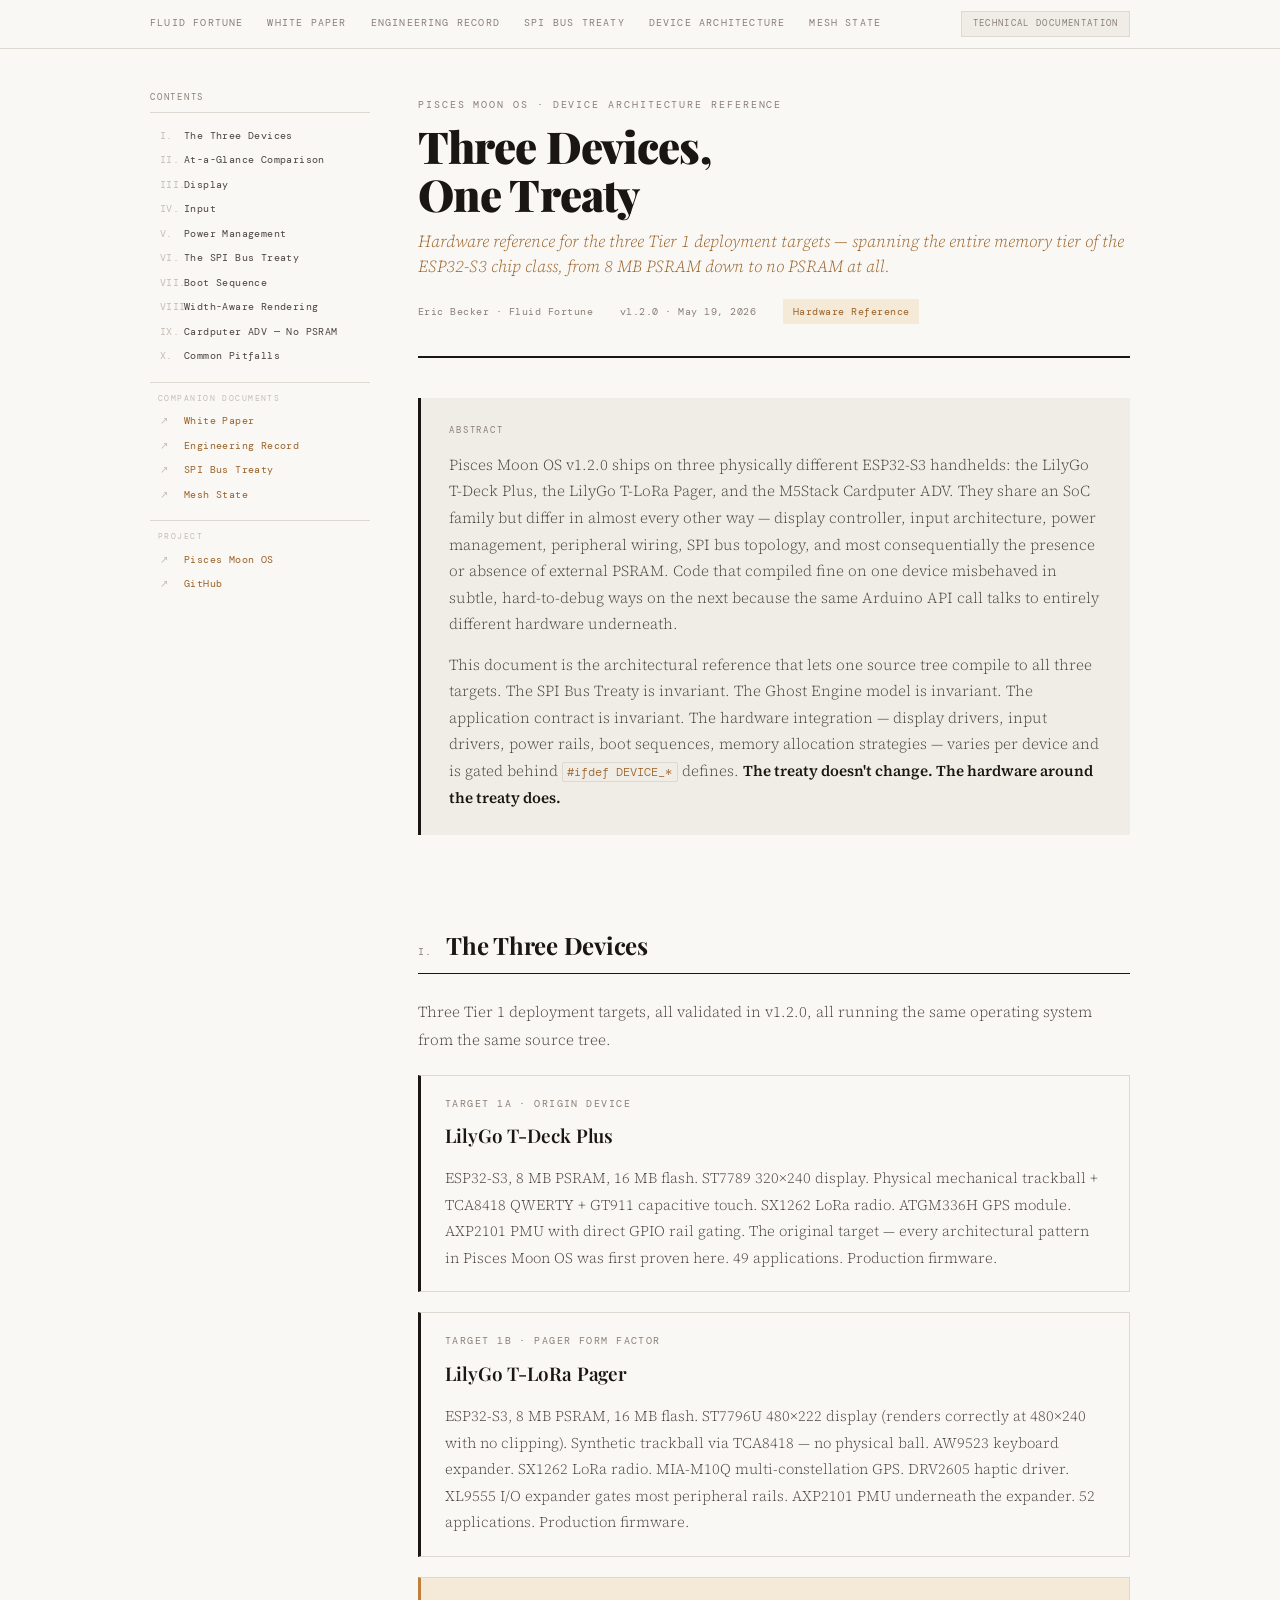
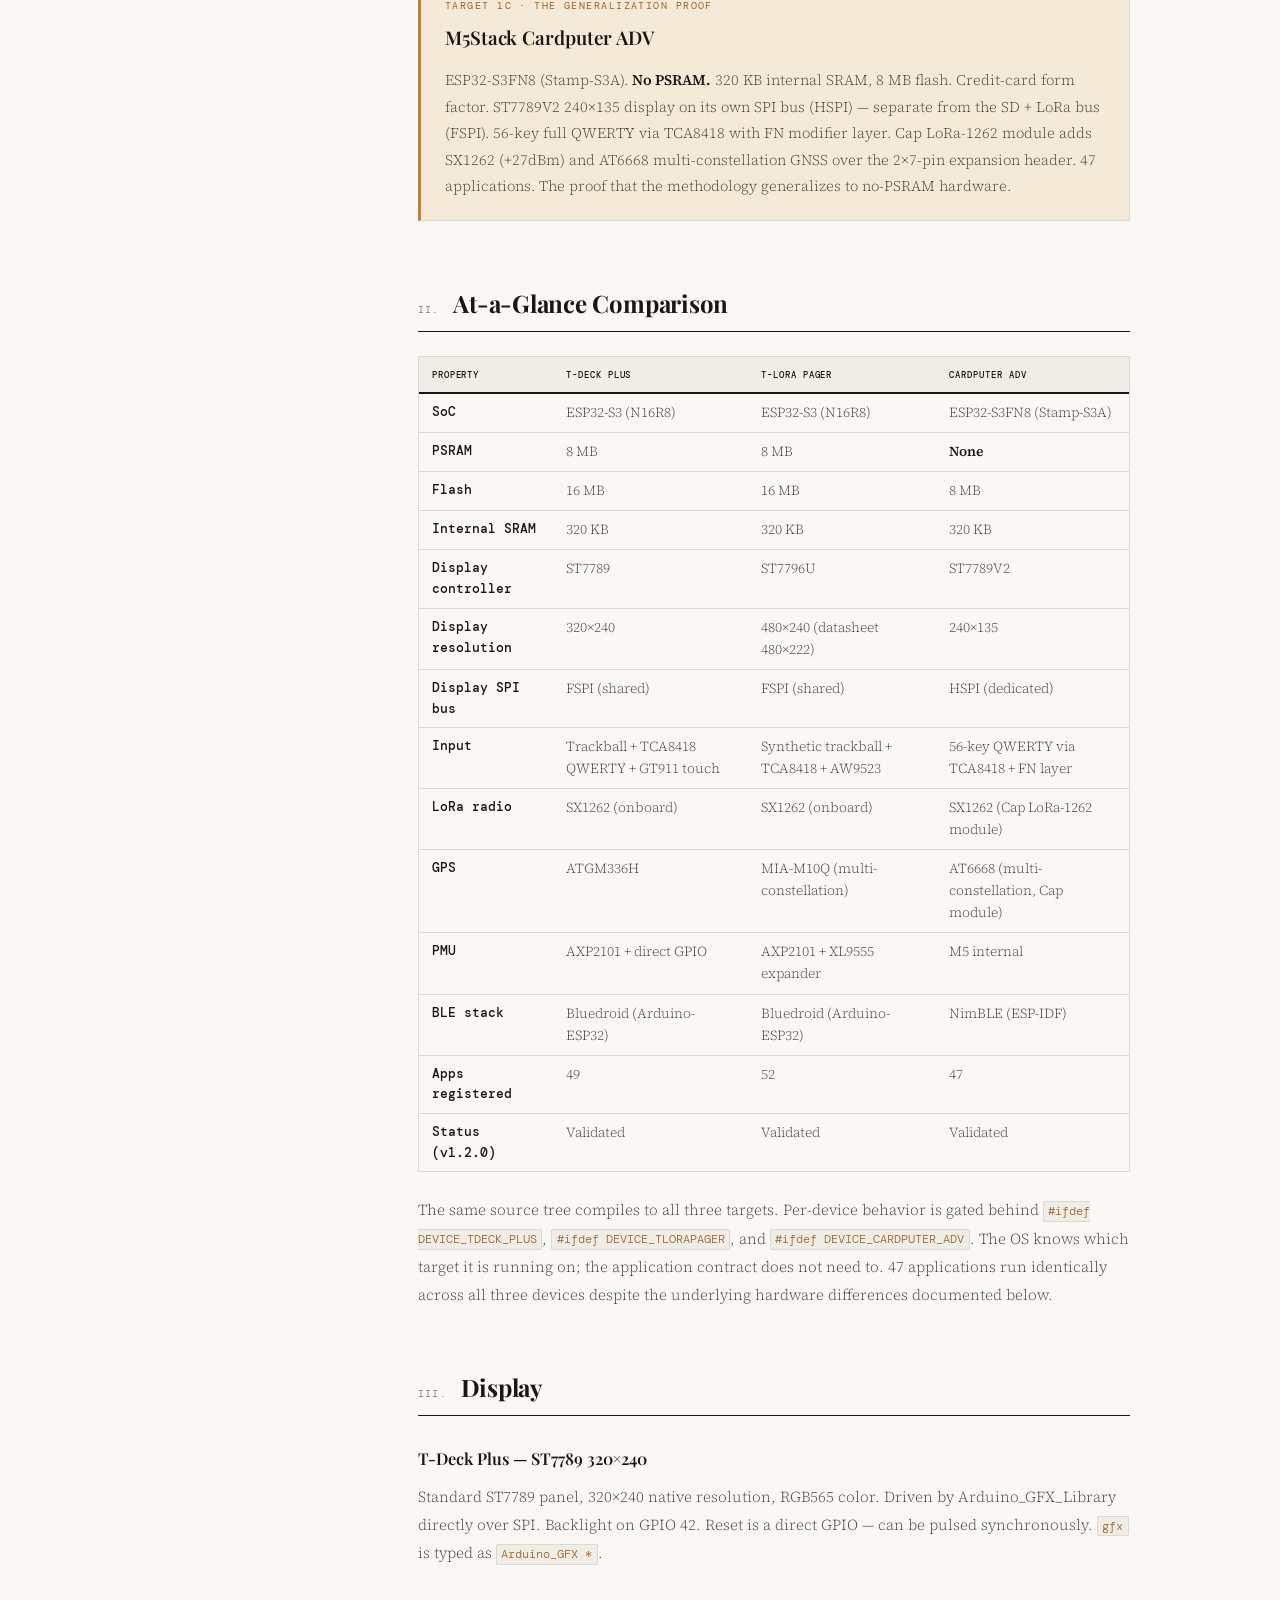
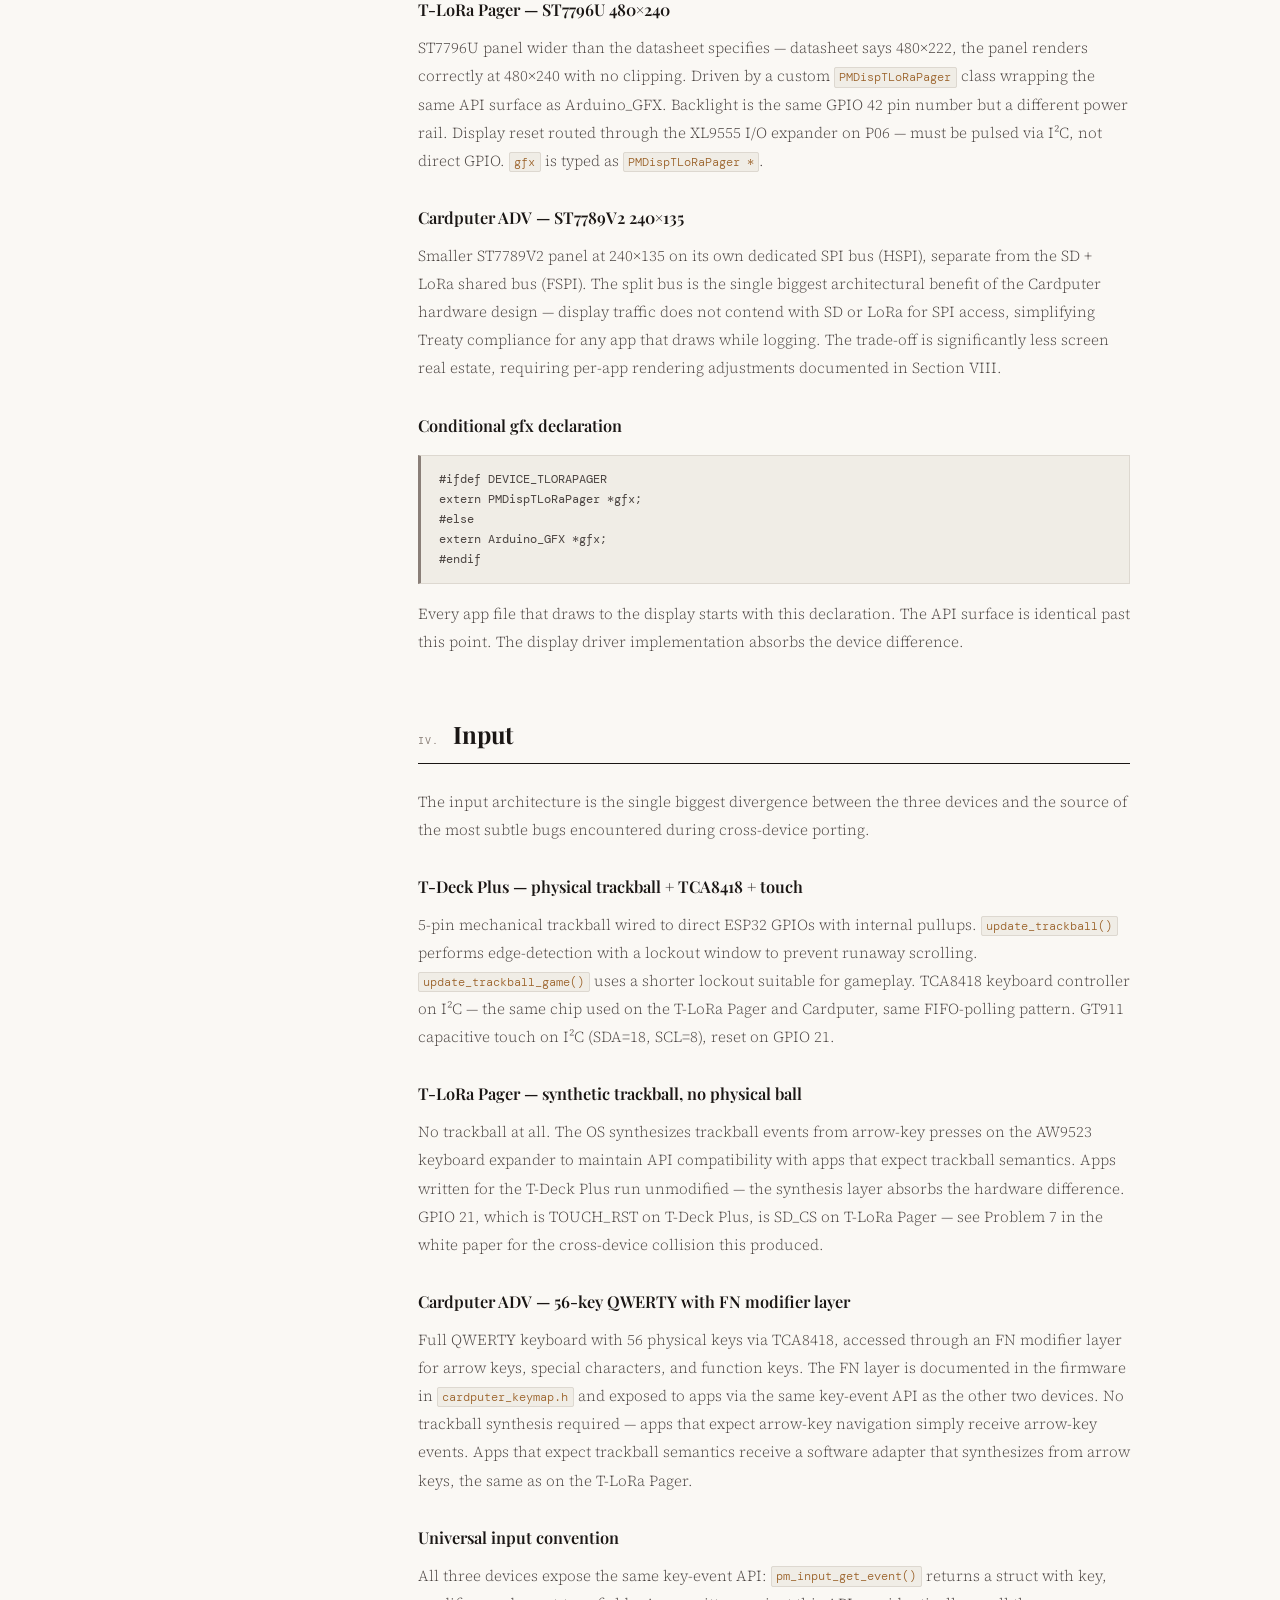
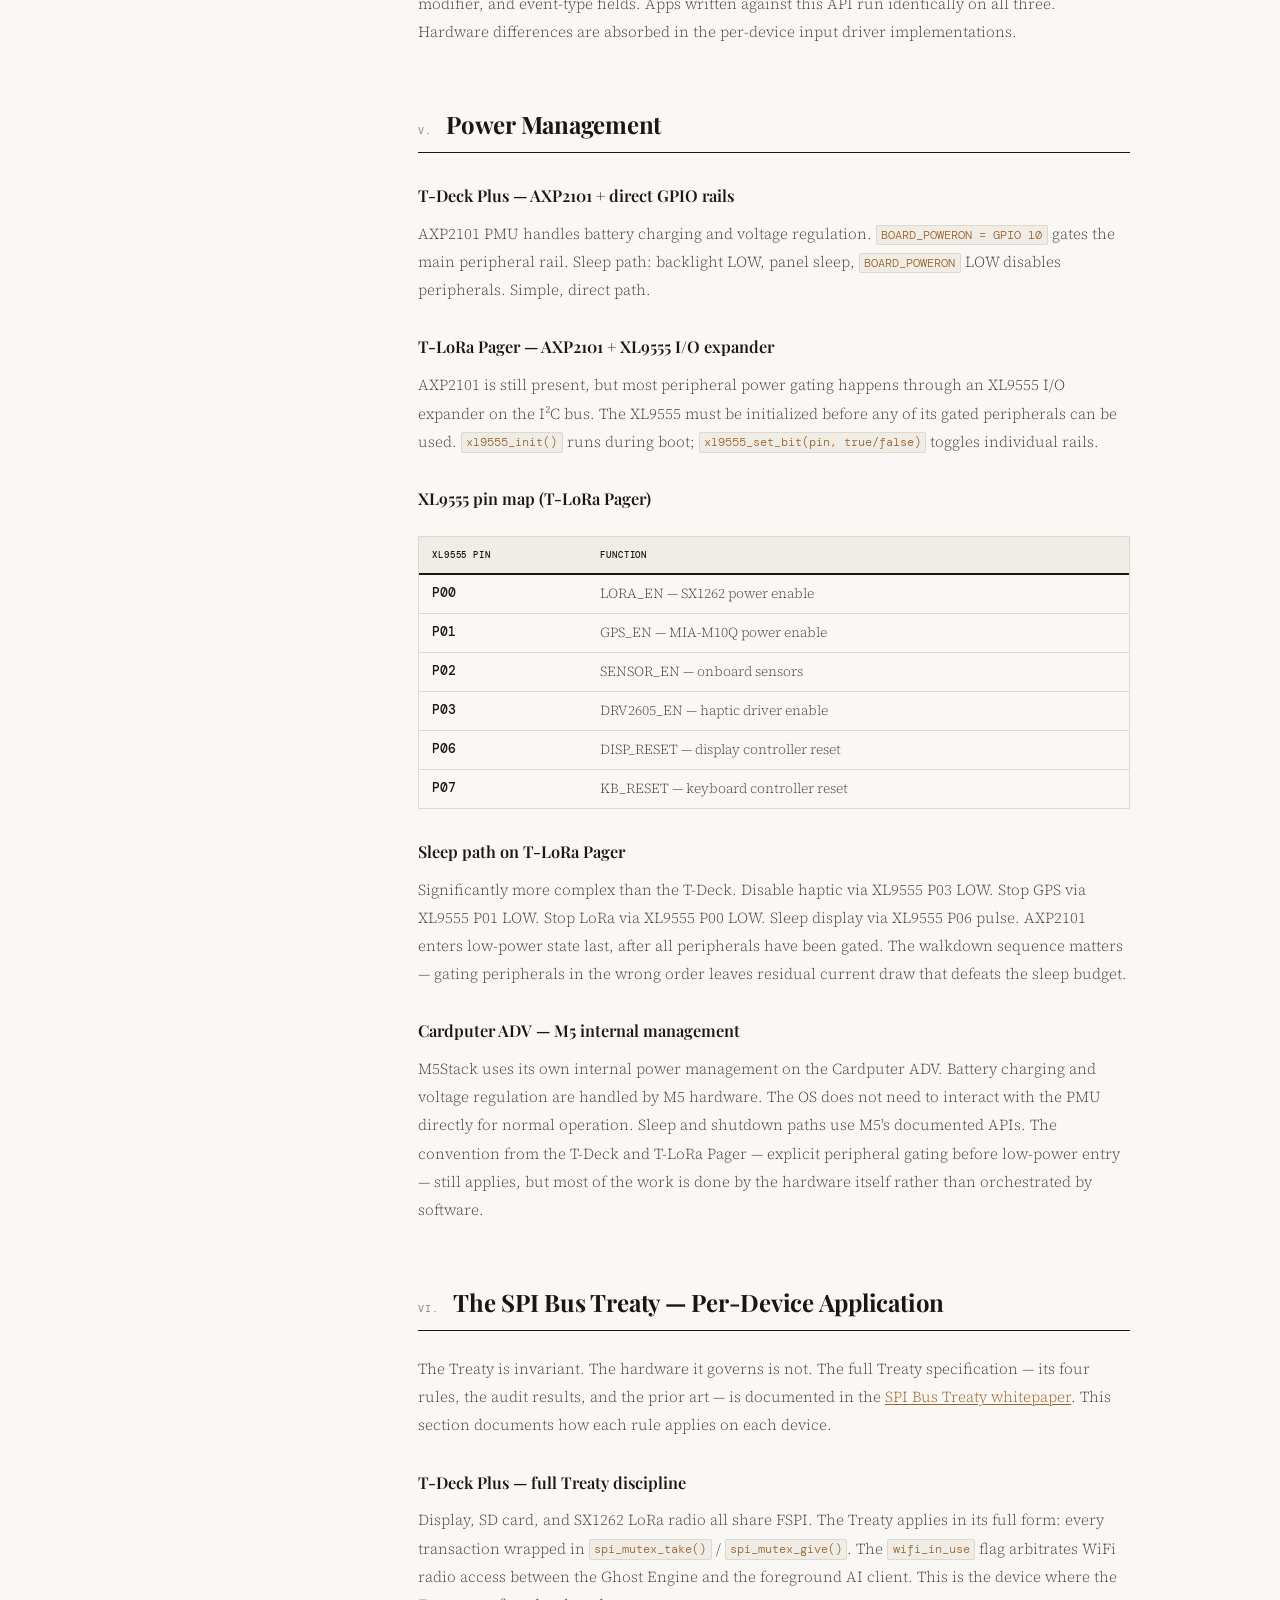
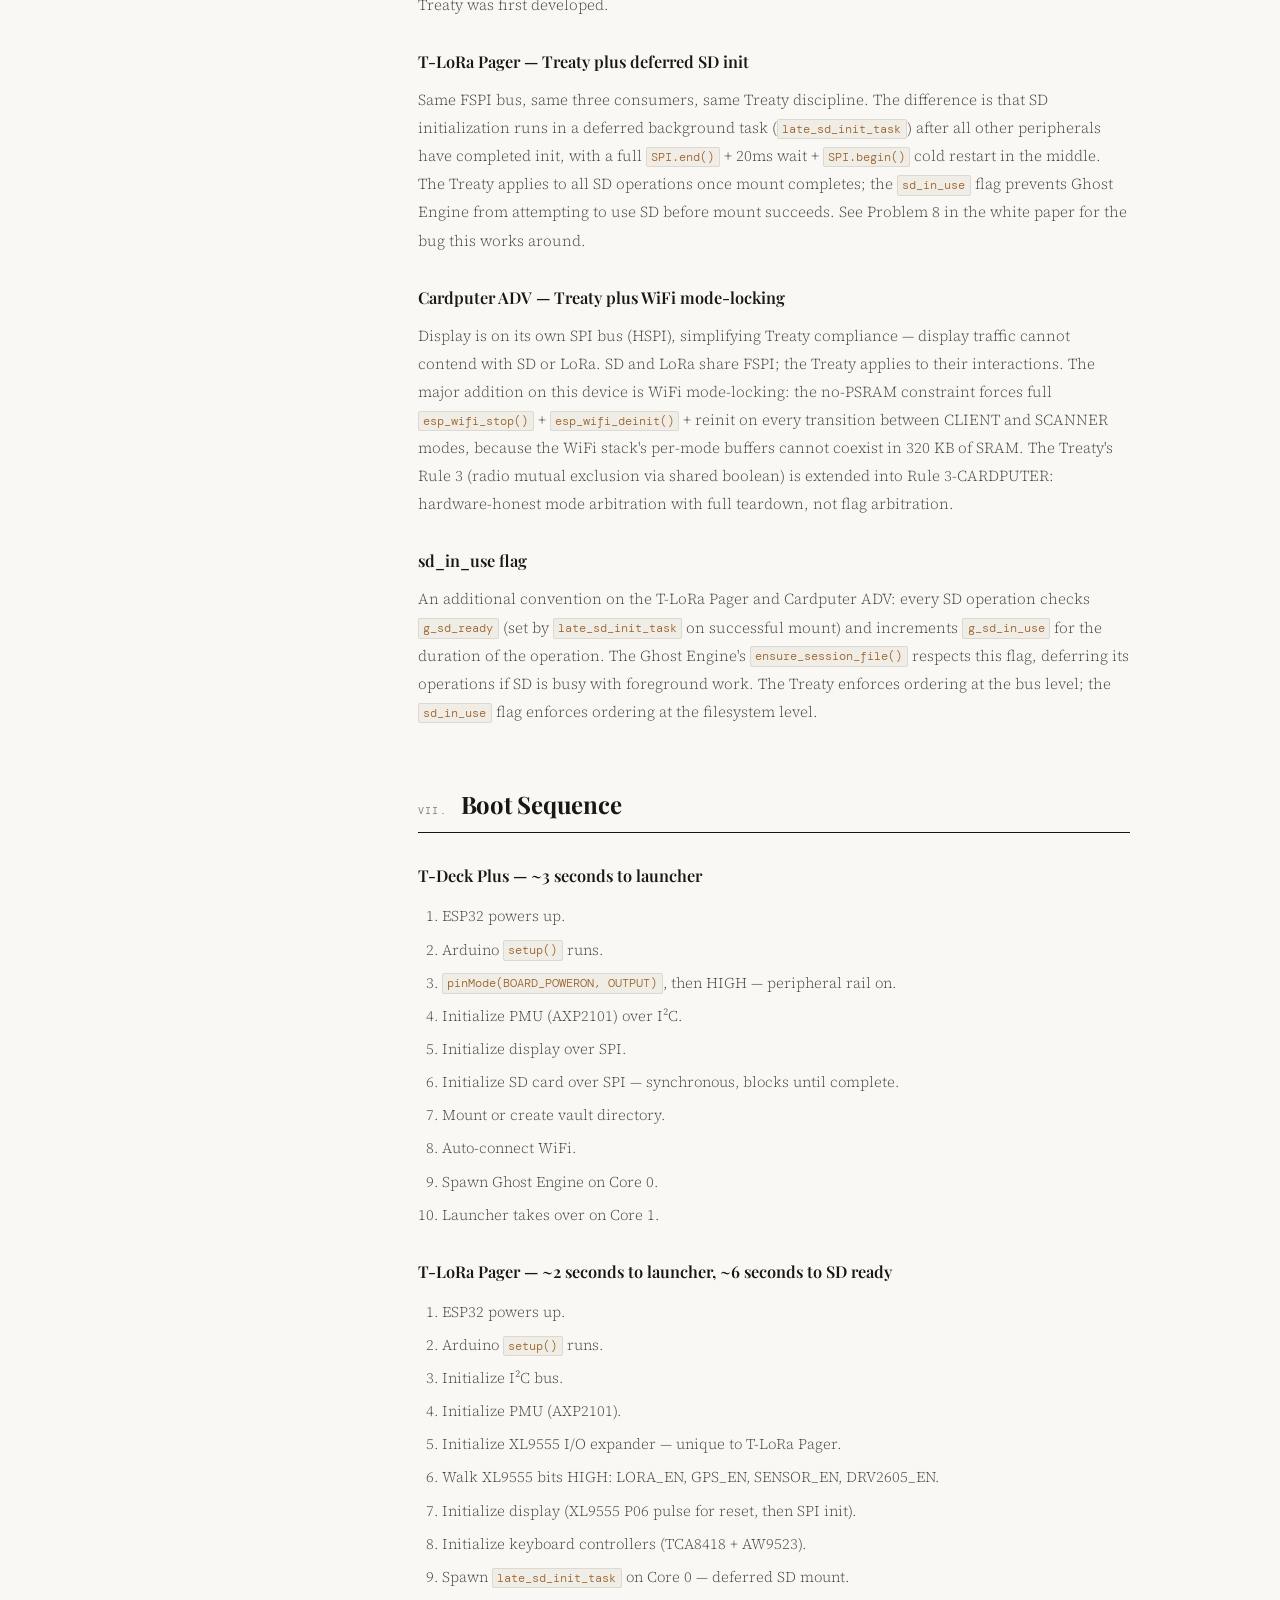
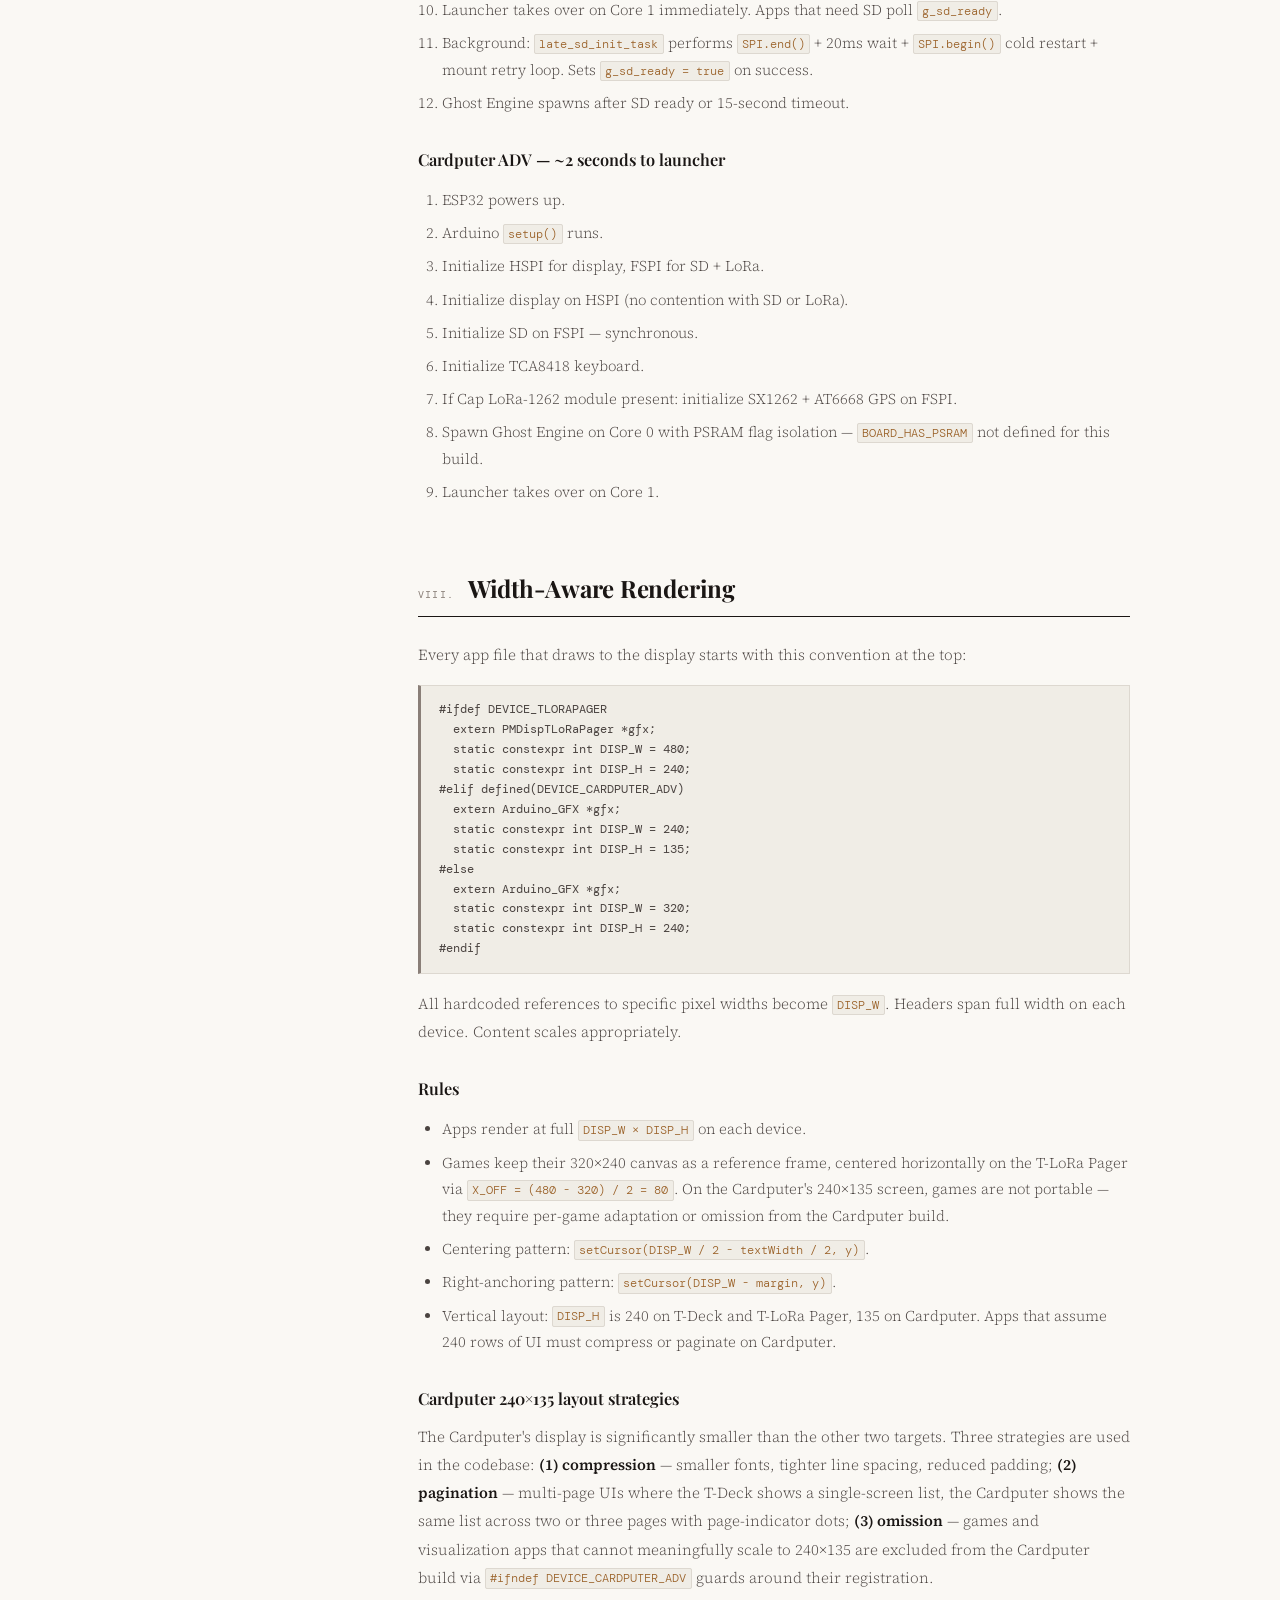
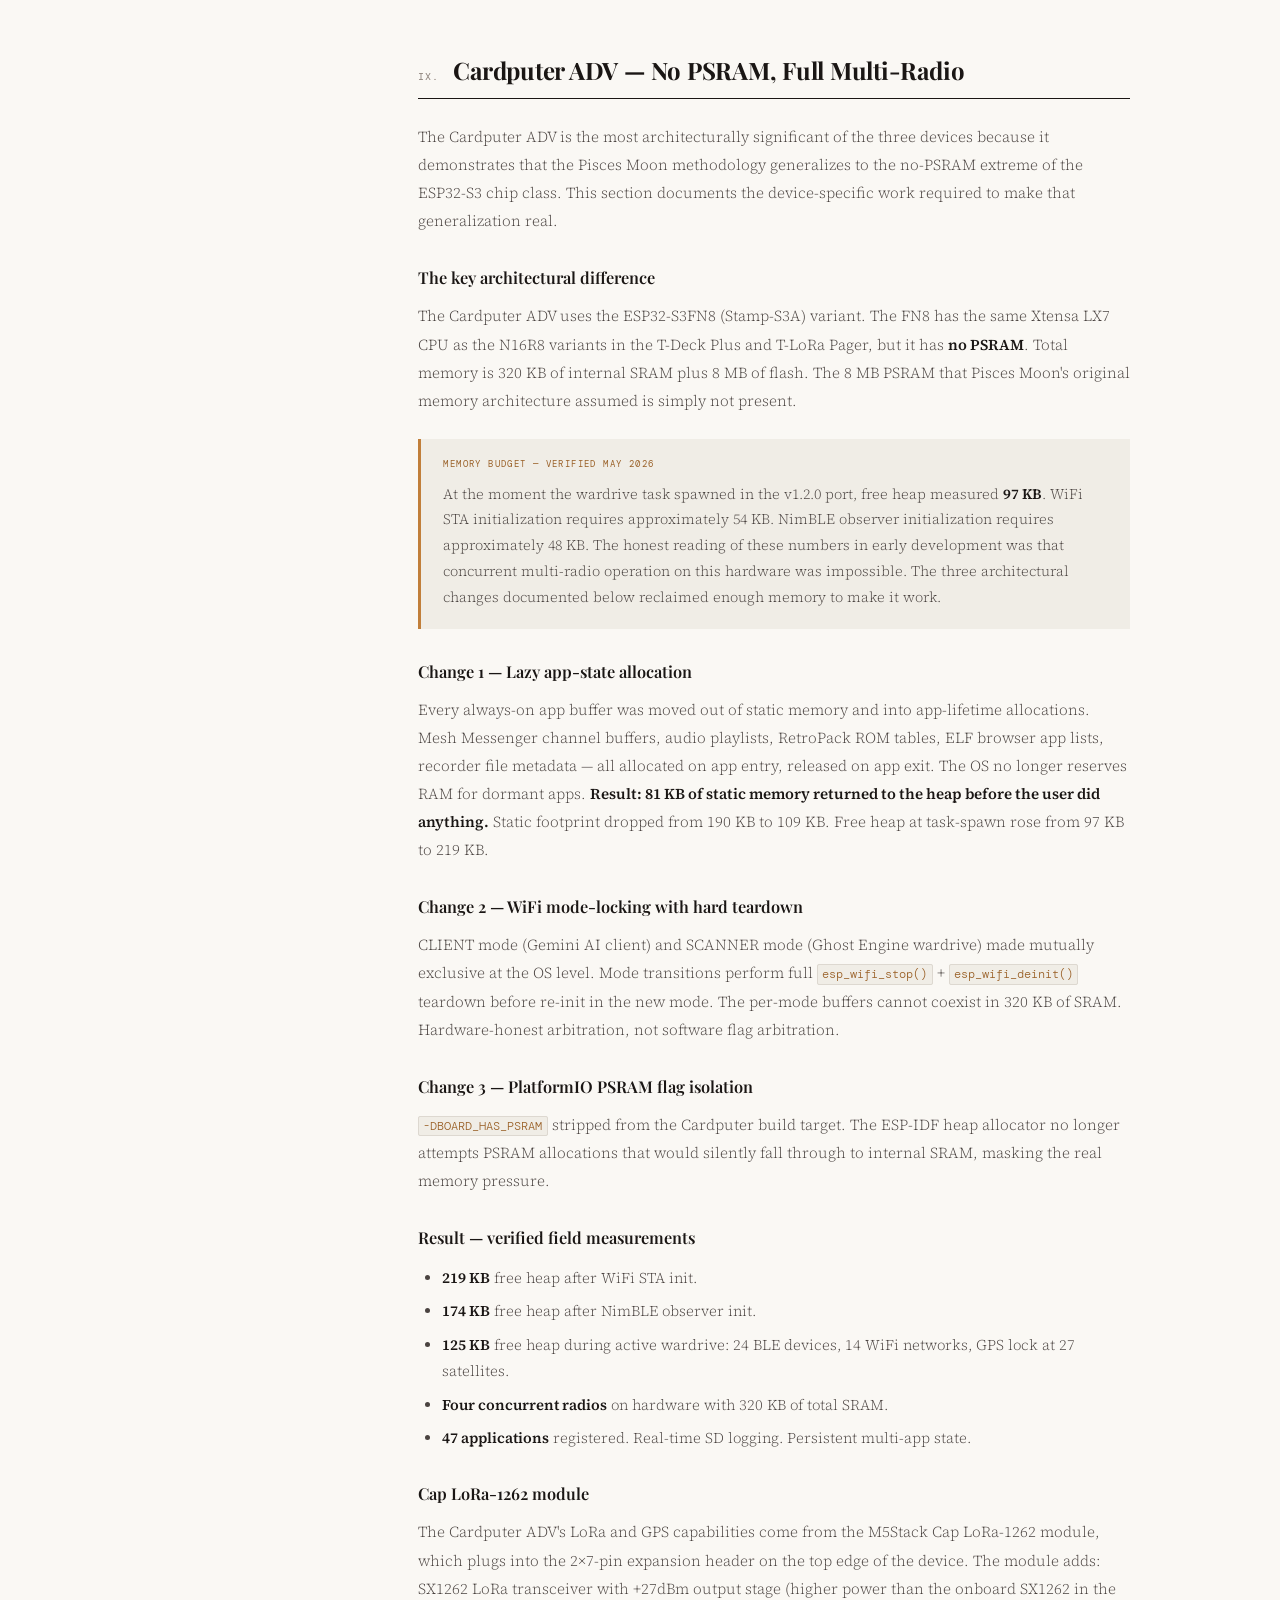
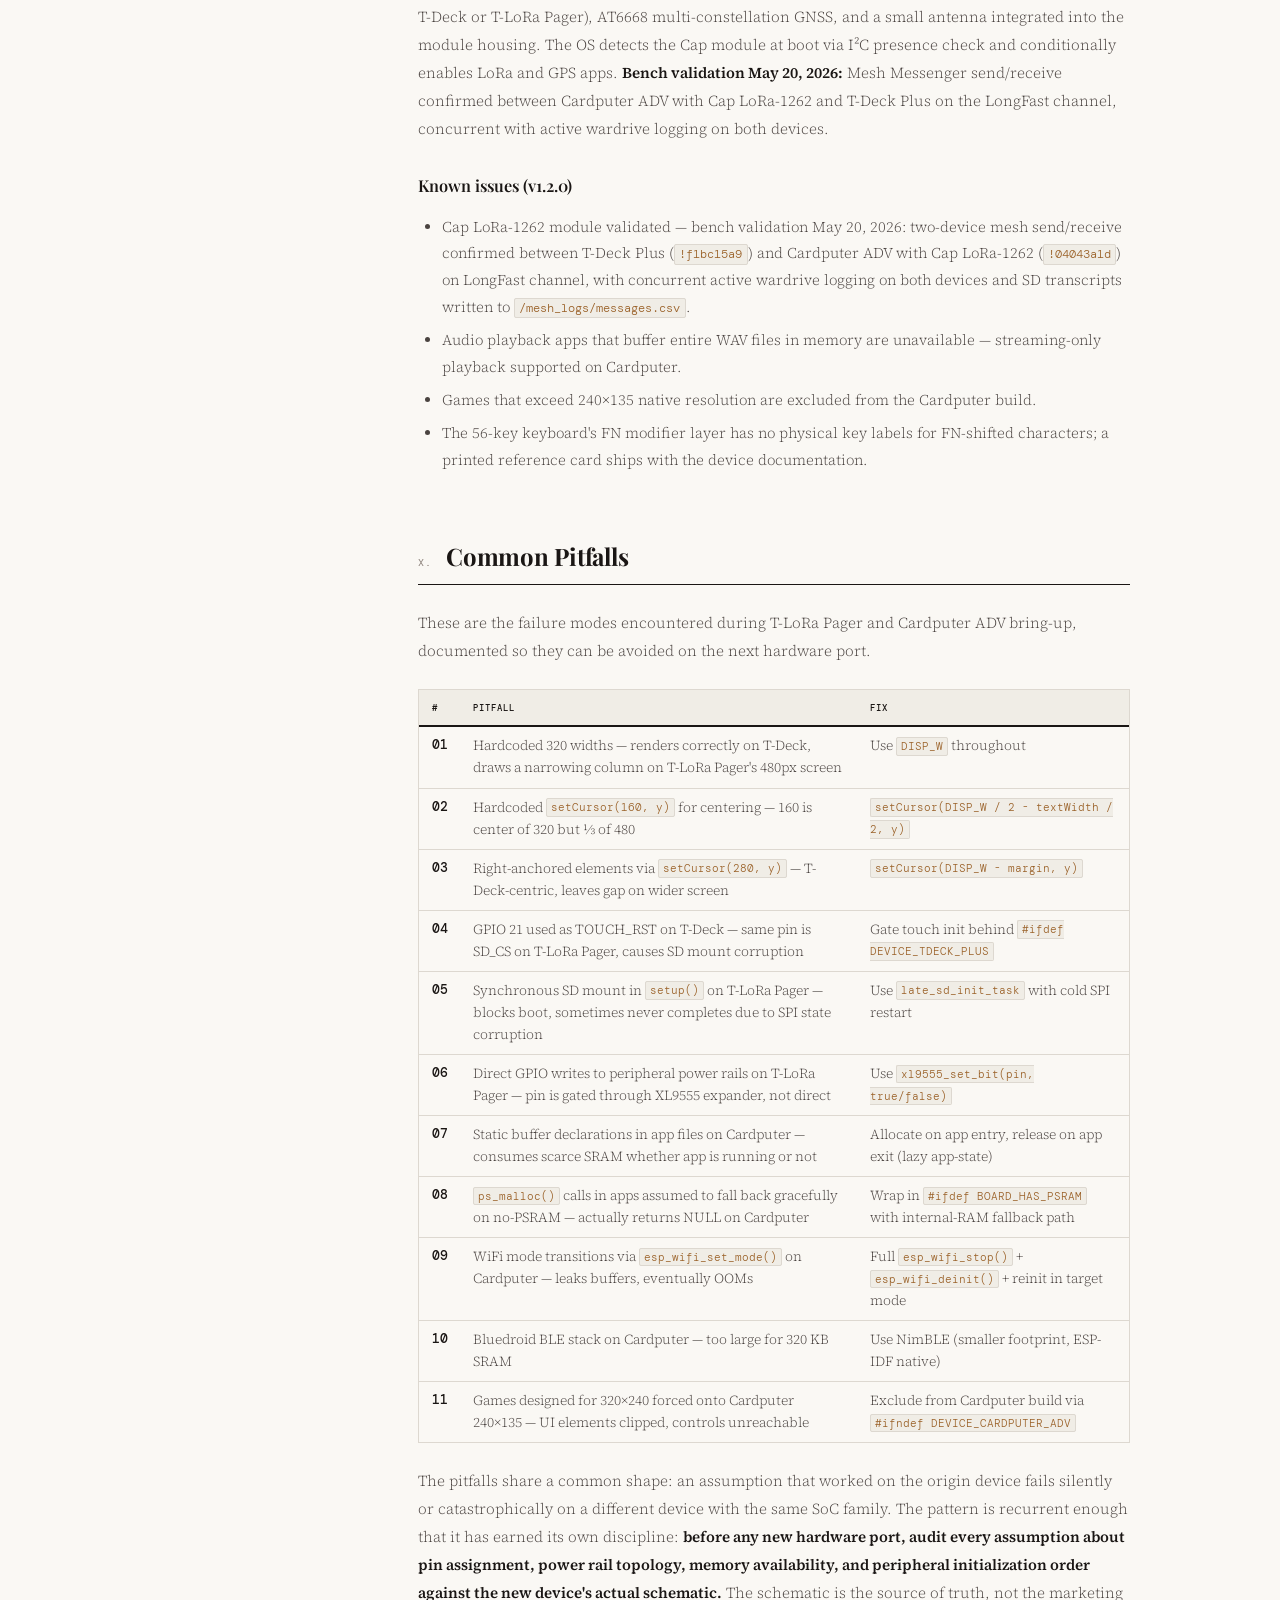
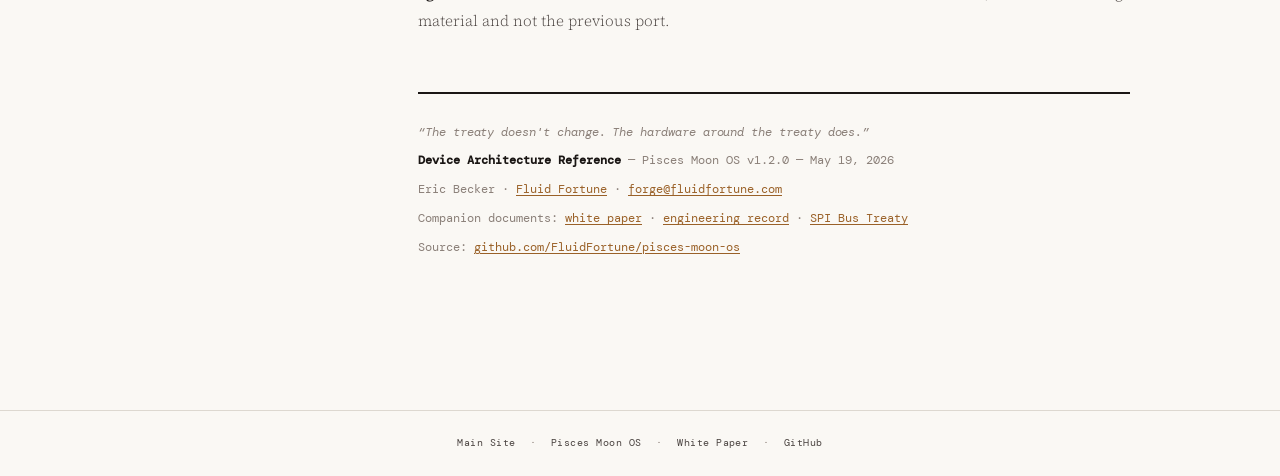
<file: device-architecture.html>
<!DOCTYPE html>
<html lang="en">
<head>
  <meta charset="UTF-8">
  <meta name="viewport" content="width=device-width, initial-scale=1.0">
  <title>Device Architecture | Pisces Moon OS — Three-Device Hardware Reference</title>
  <meta name="description" content="Architectural comparison of the three Pisces Moon OS deployment targets — T-Deck Plus, T-LoRa Pager, and Cardputer ADV. Same SPI Bus Treaty, same Ghost Engine, hardware spanning the entire memory tier of the ESP32-S3 chip class from 8 MB PSRAM to no PSRAM.">
  <link rel="canonical" href="https://fluidfortune.com/device-architecture.html">

  <meta property="og:type" content="article">
  <meta property="og:url" content="https://fluidfortune.com/device-architecture.html">
  <meta property="og:title" content="Device Architecture | Pisces Moon OS">
  <meta property="og:description" content="The treaty doesn't change. The hardware around the treaty does. Three deployment targets, one operating system, the entire memory tier of the ESP32-S3.">
  <meta property="og:image" content="https://fluidfortune.com/courtjester.jpg">

  <link rel="preconnect" href="https://fonts.googleapis.com">
  <link rel="preload" as="style" href="https://fonts.googleapis.com/css2?family=Playfair+Display:ital,wght@0,400;0,600;0,900;1,400&family=Source+Serif+4:ital,opsz,wght@0,8..60,300;0,8..60,400;0,8..60,600;1,8..60,300&family=DM+Mono:wght@300;400;500&display=swap" onload="this.onload=null;this.rel='stylesheet'">
  <noscript><link rel="stylesheet" href="https://fonts.googleapis.com/css2?family=Playfair+Display:ital,wght@0,400;0,600;0,900;1,400&family=Source+Serif+4:ital,opsz,wght@0,8..60,300;0,8..60,400;0,8..60,600;1,8..60,300&family=DM+Mono:wght@300;400;500&display=swap"></noscript>

  <style>
    :root{
      --paper:#faf8f4; --paper-dark:#f0ede6; --ink:#1a1614; --ink-mid:#4a4340; --ink-light:#8a7f78; --ink-faint:#c5bdb5;
      --accent:#c17f3a; --accent-dim:#9a6128; --accent-pale:#f5ead8; --rule:#ddd8d0; --green:#2d5a3d; --green-pale:#e8f0eb;
      --font-disp:'Playfair Display',Georgia,serif; --font-body:'Source Serif 4',Georgia,serif; --font-mono:'DM Mono',monospace;
      --max-w:760px; --toc-w:220px;
    }
    *,*::before,*::after{box-sizing:border-box;margin:0;padding:0}
    html{font-size:16px;scroll-behavior:smooth}
    body{background:var(--paper);color:var(--ink);font-family:var(--font-body);line-height:1.75;-webkit-font-smoothing:antialiased}

    nav.top{border-bottom:1px solid var(--rule);position:sticky;top:0;background:var(--paper);z-index:100}
    nav.top .nav-inner{max-width:calc(var(--max-w) + var(--toc-w) + 4rem);margin:0 auto;padding:0 2rem;display:flex;gap:1.5rem;align-items:center}
    nav.top a{font-family:var(--font-mono);font-size:.62rem;letter-spacing:.12em;color:var(--ink-light);text-decoration:none;padding:.9rem 0;border-bottom:2px solid transparent;transition:.15s;display:inline-block}
    nav.top a:hover{color:var(--accent);border-bottom-color:var(--accent)}
    nav.top .doc-label{margin-left:auto;font-family:var(--font-mono);font-size:.56rem;letter-spacing:.15em;color:var(--ink-light);border:1px solid var(--rule);padding:.25rem .65rem;background:var(--paper-dark)}

    .layout{display:flex;max-width:calc(var(--max-w) + var(--toc-w) + 4rem);margin:0 auto;padding:0 2rem;gap:3rem;align-items:flex-start}
    .toc{width:var(--toc-w);flex-shrink:0;position:sticky;top:50px;padding:2.5rem 0;max-height:calc(100vh - 50px);overflow-y:auto}
    .toc-label{font-family:var(--font-mono);font-size:.55rem;letter-spacing:.2em;color:var(--ink-light);margin-bottom:.75rem;padding-bottom:.4rem;border-bottom:1px solid var(--rule);display:block;text-transform:uppercase}
    .toc a{display:block;font-family:var(--font-mono);font-size:.62rem;color:var(--ink-mid);text-decoration:none;padding:.25rem 0 .25rem .5rem;letter-spacing:.04em;transition:.15s;border-left:2px solid transparent;margin-bottom:.1rem;line-height:1.5}
    .toc a:hover{color:var(--accent);border-left-color:var(--accent)}
    .toc a .num{color:var(--ink-faint);display:inline-block;width:1.5rem}
    .toc-divider{border-top:1px solid var(--rule);margin:.85rem 0 .5rem}
    .toc-divider-label{font-family:var(--font-mono);font-size:.5rem;letter-spacing:.18em;color:var(--ink-faint);text-transform:uppercase;padding:0 0 .35rem .5rem}
    .toc a.ext{color:var(--accent-dim)}
    ::-webkit-scrollbar{width:4px}::-webkit-scrollbar-track{background:var(--paper)}::-webkit-scrollbar-thumb{background:var(--rule)}

    .content{flex:1;min-width:0;padding:3rem 0 6rem;max-width:var(--max-w)}

    .masthead{border-bottom:2px solid var(--ink);padding-bottom:2rem;margin-bottom:2.5rem}
    .masthead-eyebrow{font-family:var(--font-mono);font-size:.6rem;letter-spacing:.2em;color:var(--ink-light);margin-bottom:.5rem;text-transform:uppercase}
    .masthead-title{font-family:var(--font-disp);font-size:clamp(2rem,5vw,2.75rem);font-weight:900;letter-spacing:-.02em;line-height:1.1;color:var(--ink);margin-bottom:.65rem}
    .masthead-sub{font-family:var(--font-body);font-size:1.05rem;color:var(--accent-dim);font-style:italic;font-weight:300;line-height:1.5;margin-bottom:1.25rem}
    .masthead-meta{font-family:var(--font-mono);font-size:.62rem;color:var(--ink-light);letter-spacing:.05em;line-height:1.95}
    .masthead-meta span{display:inline-block;margin-right:1.25rem}
    .masthead-meta .ver{color:var(--accent-dim);border:1px solid var(--accent-pale);background:var(--accent-pale);padding:.1rem .55rem}

    .abstract{background:var(--paper-dark);border-left:3px solid var(--ink);padding:1.5rem 1.75rem;margin-bottom:3rem}
    .abstract-label{font-family:var(--font-mono);font-size:.58rem;letter-spacing:.2em;color:var(--ink-light);margin-bottom:.85rem;text-transform:uppercase}
    .abstract p{font-family:var(--font-body);font-size:.95rem;color:var(--ink-mid);line-height:1.75;margin-bottom:.85rem;font-weight:300}
    .abstract p:last-child{margin-bottom:0}
    .abstract strong{color:var(--ink);font-weight:600}

    section.s{padding-top:3rem}
    .s-header{display:flex;align-items:baseline;gap:.85rem;padding-bottom:.75rem;border-bottom:1.5px solid var(--ink);margin-bottom:1.5rem}
    .s-num{font-family:var(--font-mono);font-size:.65rem;color:var(--ink-light);letter-spacing:.12em;flex-shrink:0}
    .s-title{font-family:var(--font-disp);font-size:1.5rem;font-weight:700;color:var(--ink);letter-spacing:-.01em;line-height:1.2}

    p{font-size:.95rem;color:var(--ink-mid);line-height:1.85;margin-bottom:1rem;font-weight:300}
    strong{color:var(--ink);font-weight:600}
    em{font-style:italic}
    a{color:var(--accent-dim);text-decoration:underline;text-decoration-thickness:1px;text-underline-offset:2px;transition:.15s}
    a:hover{color:var(--accent)}
    code{font-family:var(--font-mono);font-size:.82em;color:var(--accent-dim);background:var(--paper-dark);padding:.1em .35em;border:1px solid var(--rule);border-radius:2px}
    ol,ul{margin:.85rem 0 1.25rem 1.5rem}
    li{font-size:.93rem;color:var(--ink-mid);line-height:1.8;margin-bottom:.4rem;font-weight:300}
    li strong{color:var(--ink)}
    blockquote{border-left:3px solid var(--ink-faint);padding:.25rem 1.25rem;margin:1.5rem 0}
    blockquote p{font-style:italic;font-size:.95rem;color:var(--ink-mid);margin-bottom:0}
    h3.subhead{font-family:var(--font-disp);font-size:1.15rem;font-weight:600;color:var(--ink);letter-spacing:-.005em;margin:2.5rem 0 .85rem;padding-bottom:.35rem;border-bottom:1px solid var(--rule)}
    h4.subsub{font-family:var(--font-disp);font-size:1.02rem;font-weight:600;color:var(--ink);margin:1.75rem 0 .65rem}

    .table-wrap{overflow-x:auto;margin:1.5rem 0;border:1px solid var(--rule)}
    table{width:100%;border-collapse:collapse;font-family:var(--font-body);font-size:.86rem;background:var(--paper)}
    th{background:var(--paper-dark);color:var(--ink);font-family:var(--font-mono);font-size:.58rem;letter-spacing:.1em;padding:.6rem .8rem;text-align:left;border-bottom:2px solid var(--ink);font-weight:500;text-transform:uppercase}
    td{padding:.5rem .8rem;border-top:1px solid var(--rule);color:var(--ink-mid);vertical-align:top;line-height:1.6;font-weight:300}
    td:first-child{color:var(--ink);font-weight:500;font-family:var(--font-mono);font-size:.81rem}

    .callout{background:var(--paper-dark);border-left:3px solid var(--accent);padding:1.1rem 1.4rem;margin:1.5rem 0}
    .callout .c-label{font-family:var(--font-mono);font-size:.58rem;letter-spacing:.15em;color:var(--accent-dim);margin-bottom:.55rem;text-transform:uppercase}
    .callout p{font-size:.9rem;color:var(--ink-mid);line-height:1.8;margin-bottom:.65rem;font-weight:300}
    .callout p:last-child{margin-bottom:0}
    .callout strong{color:var(--ink)}

    .callout-green{background:var(--green-pale);border-left-color:var(--green)}
    .callout-green .c-label{color:var(--green)}

    pre{background:var(--paper-dark);border:1px solid var(--rule);border-left:3px solid var(--ink-light);padding:.85rem 1.1rem;margin:1rem 0;overflow-x:auto;font-family:var(--font-mono);font-size:.78rem;line-height:1.6;color:var(--ink-mid)}
    pre code{background:none;border:0;padding:0;color:var(--ink-mid);font-size:inherit}

    .device-card{background:var(--paper);border:1px solid var(--rule);border-left:3px solid var(--ink);padding:1.25rem 1.5rem;margin:1.25rem 0}
    .device-label{font-family:var(--font-mono);font-size:.6rem;letter-spacing:.15em;color:var(--ink-light);text-transform:uppercase;margin-bottom:.4rem}
    .device-name{font-family:var(--font-disp);font-size:1.18rem;font-weight:600;color:var(--ink);letter-spacing:-.005em;margin-bottom:.85rem}
    .device-text{font-size:.92rem;color:var(--ink-mid);line-height:1.8;font-weight:300}

    .device-cardputer{border-left-color:var(--accent);background:var(--accent-pale)}
    .device-cardputer .device-label{color:var(--accent-dim)}

    .closing{border-top:2px solid var(--ink);margin-top:3.5rem;padding-top:1.75rem}
    .closing-quote{font-family:var(--font-disp);font-size:1.25rem;font-style:italic;font-weight:400;color:var(--ink);line-height:1.4;margin-bottom:1.25rem;letter-spacing:-.005em}
    .closing p{font-family:var(--font-mono);font-size:.72rem;color:var(--ink-light);line-height:1.95;margin-bottom:.4rem;font-weight:400}
    .closing strong{color:var(--ink)}
    .closing a{color:var(--accent-dim)}

    .site-footer{border-top:1px solid var(--rule);padding:1.5rem 0;text-align:center;font-family:var(--font-mono);font-size:.6rem;color:var(--ink-light);letter-spacing:.05em;margin-top:3rem}
    .site-footer a{color:var(--ink-mid);text-decoration:none;margin:0 .5rem}
    .site-footer a:hover{color:var(--accent)}

    @media(max-width:900px){
      .layout{flex-direction:column;padding:0 1.5rem}
      .toc{width:100%;position:static;padding:2rem 0 0;max-height:none}
      .content{padding:2rem 0 4rem}
      nav.top .nav-inner{padding:0 1.5rem}
    }
    @media(max-width:600px){.masthead-meta span{display:block;margin-bottom:.25rem}}
  </style>
</head>
<body>

<nav class="top">
  <div class="nav-inner">
    <a href="https://fluidfortune.com">FLUID FORTUNE</a>
    <a href="sovereignty.html">WHITE PAPER</a>
    <a href="engineering-record.html">ENGINEERING RECORD</a>
    <a href="spi-bus-treaty.html">SPI BUS TREATY</a>
    <a href="device-architecture.html">DEVICE ARCHITECTURE</a>
    <a href="mesh-state.html">MESH STATE</a>
    <span class="doc-label">TECHNICAL DOCUMENTATION</span>
  </div>
</nav>

<div class="layout">

  <aside class="toc">
    <span class="toc-label">Contents</span>
    <a href="#overview"><span class="num">I.</span>The Three Devices</a>
    <a href="#glance"><span class="num">II.</span>At-a-Glance Comparison</a>
    <a href="#display"><span class="num">III.</span>Display</a>
    <a href="#input"><span class="num">IV.</span>Input</a>
    <a href="#power"><span class="num">V.</span>Power Management</a>
    <a href="#treaty"><span class="num">VI.</span>The SPI Bus Treaty</a>
    <a href="#boot"><span class="num">VII.</span>Boot Sequence</a>
    <a href="#rendering"><span class="num">VIII.</span>Width-Aware Rendering</a>
    <a href="#cardputer"><span class="num">IX.</span>Cardputer ADV — No PSRAM</a>
    <a href="#pitfalls"><span class="num">X.</span>Common Pitfalls</a>
    <div class="toc-divider"></div>
    <div class="toc-divider-label">Companion Documents</div>
    <a href="sovereignty.html" class="ext"><span class="num">↗</span>White Paper</a>
    <a href="engineering-record.html" class="ext"><span class="num">↗</span>Engineering Record</a>
    <a href="spi-bus-treaty.html" class="ext"><span class="num">↗</span>SPI Bus Treaty</a>
    <a href="mesh-state.html" class="ext"><span class="num">↗</span>Mesh State</a>
    <div class="toc-divider"></div>
    <div class="toc-divider-label">Project</div>
    <a href="pisces-moon.html" class="ext"><span class="num">↗</span>Pisces Moon OS</a>
    <a href="https://github.com/FluidFortune/pisces-moon-os" class="ext"><span class="num">↗</span>GitHub</a>
  </aside>

  <main class="content">

    <div class="masthead">
      <div class="masthead-eyebrow">Pisces Moon OS · Device Architecture Reference</div>
      <h1 class="masthead-title">Three Devices,<br>One Treaty</h1>
      <p class="masthead-sub">Hardware reference for the three Tier 1 deployment targets — spanning the entire memory tier of the ESP32-S3 chip class, from 8 MB PSRAM down to no PSRAM at all.</p>
      <div class="masthead-meta">
        <span>Eric Becker · Fluid Fortune</span>
        <span>v1.2.0 · May 19, 2026</span>
        <span class="ver">Hardware Reference</span>
      </div>
    </div>

    <div class="abstract">
      <div class="abstract-label">Abstract</div>
      <p>Pisces Moon OS v1.2.0 ships on three physically different ESP32-S3 handhelds: the LilyGo T-Deck Plus, the LilyGo T-LoRa Pager, and the M5Stack Cardputer ADV. They share an SoC family but differ in almost every other way — display controller, input architecture, power management, peripheral wiring, SPI bus topology, and most consequentially the presence or absence of external PSRAM. Code that compiled fine on one device misbehaved in subtle, hard-to-debug ways on the next because the same Arduino API call talks to entirely different hardware underneath.</p>
      <p>This document is the architectural reference that lets one source tree compile to all three targets. The SPI Bus Treaty is invariant. The Ghost Engine model is invariant. The application contract is invariant. The hardware integration — display drivers, input drivers, power rails, boot sequences, memory allocation strategies — varies per device and is gated behind <code>#ifdef DEVICE_*</code> defines. <strong>The treaty doesn't change. The hardware around the treaty does.</strong></p>
    </div>

    <!-- I. OVERVIEW -->
    <section class="s" id="overview">
      <div class="s-header"><div class="s-num">I.</div><h2 class="s-title">The Three Devices</h2></div>

      <p>Three Tier 1 deployment targets, all validated in v1.2.0, all running the same operating system from the same source tree.</p>

      <div class="device-card">
        <div class="device-label">Target 1A · Origin Device</div>
        <div class="device-name">LilyGo T-Deck Plus</div>
        <div class="device-text">ESP32-S3, 8 MB PSRAM, 16 MB flash. ST7789 320×240 display. Physical mechanical trackball + TCA8418 QWERTY + GT911 capacitive touch. SX1262 LoRa radio. ATGM336H GPS module. AXP2101 PMU with direct GPIO rail gating. The original target — every architectural pattern in Pisces Moon OS was first proven here. 49 applications. Production firmware.</div>
      </div>

      <div class="device-card">
        <div class="device-label">Target 1B · Pager Form Factor</div>
        <div class="device-name">LilyGo T-LoRa Pager</div>
        <div class="device-text">ESP32-S3, 8 MB PSRAM, 16 MB flash. ST7796U 480×222 display (renders correctly at 480×240 with no clipping). Synthetic trackball via TCA8418 — no physical ball. AW9523 keyboard expander. SX1262 LoRa radio. MIA-M10Q multi-constellation GPS. DRV2605 haptic driver. XL9555 I/O expander gates most peripheral rails. AXP2101 PMU underneath the expander. 52 applications. Production firmware.</div>
      </div>

      <div class="device-card device-cardputer">
        <div class="device-label">Target 1C · The Generalization Proof</div>
        <div class="device-name">M5Stack Cardputer ADV</div>
        <div class="device-text">ESP32-S3FN8 (Stamp-S3A). <strong>No PSRAM.</strong> 320 KB internal SRAM, 8 MB flash. Credit-card form factor. ST7789V2 240×135 display on its own SPI bus (HSPI) — separate from the SD + LoRa bus (FSPI). 56-key full QWERTY via TCA8418 with FN modifier layer. Cap LoRa-1262 module adds SX1262 (+27dBm) and AT6668 multi-constellation GNSS over the 2×7-pin expansion header. 47 applications. The proof that the methodology generalizes to no-PSRAM hardware.</div>
      </div>
    </section>

    <!-- II. AT A GLANCE -->
    <section class="s" id="glance">
      <div class="s-header"><div class="s-num">II.</div><h2 class="s-title">At-a-Glance Comparison</h2></div>

      <div class="table-wrap">
        <table>
          <thead><tr><th>Property</th><th>T-Deck Plus</th><th>T-LoRa Pager</th><th>Cardputer ADV</th></tr></thead>
          <tbody>
            <tr><td>SoC</td><td>ESP32-S3 (N16R8)</td><td>ESP32-S3 (N16R8)</td><td>ESP32-S3FN8 (Stamp-S3A)</td></tr>
            <tr><td>PSRAM</td><td>8 MB</td><td>8 MB</td><td><strong>None</strong></td></tr>
            <tr><td>Flash</td><td>16 MB</td><td>16 MB</td><td>8 MB</td></tr>
            <tr><td>Internal SRAM</td><td>320 KB</td><td>320 KB</td><td>320 KB</td></tr>
            <tr><td>Display controller</td><td>ST7789</td><td>ST7796U</td><td>ST7789V2</td></tr>
            <tr><td>Display resolution</td><td>320×240</td><td>480×240 (datasheet 480×222)</td><td>240×135</td></tr>
            <tr><td>Display SPI bus</td><td>FSPI (shared)</td><td>FSPI (shared)</td><td>HSPI (dedicated)</td></tr>
            <tr><td>Input</td><td>Trackball + TCA8418 QWERTY + GT911 touch</td><td>Synthetic trackball + TCA8418 + AW9523</td><td>56-key QWERTY via TCA8418 + FN layer</td></tr>
            <tr><td>LoRa radio</td><td>SX1262 (onboard)</td><td>SX1262 (onboard)</td><td>SX1262 (Cap LoRa-1262 module)</td></tr>
            <tr><td>GPS</td><td>ATGM336H</td><td>MIA-M10Q (multi-constellation)</td><td>AT6668 (multi-constellation, Cap module)</td></tr>
            <tr><td>PMU</td><td>AXP2101 + direct GPIO</td><td>AXP2101 + XL9555 expander</td><td>M5 internal</td></tr>
            <tr><td>BLE stack</td><td>Bluedroid (Arduino-ESP32)</td><td>Bluedroid (Arduino-ESP32)</td><td>NimBLE (ESP-IDF)</td></tr>
            <tr><td>Apps registered</td><td>49</td><td>52</td><td>47</td></tr>
            <tr><td>Status (v1.2.0)</td><td>Validated</td><td>Validated</td><td>Validated</td></tr>
          </tbody>
        </table>
      </div>

      <p>The same source tree compiles to all three targets. Per-device behavior is gated behind <code>#ifdef DEVICE_TDECK_PLUS</code>, <code>#ifdef DEVICE_TLORAPAGER</code>, and <code>#ifdef DEVICE_CARDPUTER_ADV</code>. The OS knows which target it is running on; the application contract does not need to. 47 applications run identically across all three devices despite the underlying hardware differences documented below.</p>
    </section>

    <!-- III. DISPLAY -->
    <section class="s" id="display">
      <div class="s-header"><div class="s-num">III.</div><h2 class="s-title">Display</h2></div>

      <h4 class="subsub">T-Deck Plus — ST7789 320×240</h4>
      <p>Standard ST7789 panel, 320×240 native resolution, RGB565 color. Driven by Arduino_GFX_Library directly over SPI. Backlight on GPIO 42. Reset is a direct GPIO — can be pulsed synchronously. <code>gfx</code> is typed as <code>Arduino_GFX *</code>.</p>

      <h4 class="subsub">T-LoRa Pager — ST7796U 480×240</h4>
      <p>ST7796U panel wider than the datasheet specifies — datasheet says 480×222, the panel renders correctly at 480×240 with no clipping. Driven by a custom <code>PMDispTLoRaPager</code> class wrapping the same API surface as Arduino_GFX. Backlight is the same GPIO 42 pin number but a different power rail. Display reset routed through the XL9555 I/O expander on P06 — must be pulsed via I²C, not direct GPIO. <code>gfx</code> is typed as <code>PMDispTLoRaPager *</code>.</p>

      <h4 class="subsub">Cardputer ADV — ST7789V2 240×135</h4>
      <p>Smaller ST7789V2 panel at 240×135 on its own dedicated SPI bus (HSPI), separate from the SD + LoRa shared bus (FSPI). The split bus is the single biggest architectural benefit of the Cardputer hardware design — display traffic does not contend with SD or LoRa for SPI access, simplifying Treaty compliance for any app that draws while logging. The trade-off is significantly less screen real estate, requiring per-app rendering adjustments documented in Section VIII.</p>

      <h4 class="subsub">Conditional gfx declaration</h4>
      <pre><code>#ifdef DEVICE_TLORAPAGER
extern PMDispTLoRaPager *gfx;
#else
extern Arduino_GFX *gfx;
#endif</code></pre>
      <p>Every app file that draws to the display starts with this declaration. The API surface is identical past this point. The display driver implementation absorbs the device difference.</p>
    </section>

    <!-- IV. INPUT -->
    <section class="s" id="input">
      <div class="s-header"><div class="s-num">IV.</div><h2 class="s-title">Input</h2></div>

      <p>The input architecture is the single biggest divergence between the three devices and the source of the most subtle bugs encountered during cross-device porting.</p>

      <h4 class="subsub">T-Deck Plus — physical trackball + TCA8418 + touch</h4>
      <p>5-pin mechanical trackball wired to direct ESP32 GPIOs with internal pullups. <code>update_trackball()</code> performs edge-detection with a lockout window to prevent runaway scrolling. <code>update_trackball_game()</code> uses a shorter lockout suitable for gameplay. TCA8418 keyboard controller on I²C — the same chip used on the T-LoRa Pager and Cardputer, same FIFO-polling pattern. GT911 capacitive touch on I²C (SDA=18, SCL=8), reset on GPIO 21.</p>

      <h4 class="subsub">T-LoRa Pager — synthetic trackball, no physical ball</h4>
      <p>No trackball at all. The OS synthesizes trackball events from arrow-key presses on the AW9523 keyboard expander to maintain API compatibility with apps that expect trackball semantics. Apps written for the T-Deck Plus run unmodified — the synthesis layer absorbs the hardware difference. GPIO 21, which is TOUCH_RST on T-Deck Plus, is SD_CS on T-LoRa Pager — see Problem 7 in the white paper for the cross-device collision this produced.</p>

      <h4 class="subsub">Cardputer ADV — 56-key QWERTY with FN modifier layer</h4>
      <p>Full QWERTY keyboard with 56 physical keys via TCA8418, accessed through an FN modifier layer for arrow keys, special characters, and function keys. The FN layer is documented in the firmware in <code>cardputer_keymap.h</code> and exposed to apps via the same key-event API as the other two devices. No trackball synthesis required — apps that expect arrow-key navigation simply receive arrow-key events. Apps that expect trackball semantics receive a software adapter that synthesizes from arrow keys, the same as on the T-LoRa Pager.</p>

      <h4 class="subsub">Universal input convention</h4>
      <p>All three devices expose the same key-event API: <code>pm_input_get_event()</code> returns a struct with key, modifier, and event-type fields. Apps written against this API run identically on all three. Hardware differences are absorbed in the per-device input driver implementations.</p>
    </section>

    <!-- V. POWER -->
    <section class="s" id="power">
      <div class="s-header"><div class="s-num">V.</div><h2 class="s-title">Power Management</h2></div>

      <h4 class="subsub">T-Deck Plus — AXP2101 + direct GPIO rails</h4>
      <p>AXP2101 PMU handles battery charging and voltage regulation. <code>BOARD_POWERON = GPIO 10</code> gates the main peripheral rail. Sleep path: backlight LOW, panel sleep, <code>BOARD_POWERON</code> LOW disables peripherals. Simple, direct path.</p>

      <h4 class="subsub">T-LoRa Pager — AXP2101 + XL9555 I/O expander</h4>
      <p>AXP2101 is still present, but most peripheral power gating happens through an XL9555 I/O expander on the I²C bus. The XL9555 must be initialized before any of its gated peripherals can be used. <code>xl9555_init()</code> runs during boot; <code>xl9555_set_bit(pin, true/false)</code> toggles individual rails.</p>

      <h4 class="subsub">XL9555 pin map (T-LoRa Pager)</h4>
      <div class="table-wrap">
        <table>
          <thead><tr><th>XL9555 Pin</th><th>Function</th></tr></thead>
          <tbody>
            <tr><td>P00</td><td>LORA_EN — SX1262 power enable</td></tr>
            <tr><td>P01</td><td>GPS_EN — MIA-M10Q power enable</td></tr>
            <tr><td>P02</td><td>SENSOR_EN — onboard sensors</td></tr>
            <tr><td>P03</td><td>DRV2605_EN — haptic driver enable</td></tr>
            <tr><td>P06</td><td>DISP_RESET — display controller reset</td></tr>
            <tr><td>P07</td><td>KB_RESET — keyboard controller reset</td></tr>
          </tbody>
        </table>
      </div>

      <h4 class="subsub">Sleep path on T-LoRa Pager</h4>
      <p>Significantly more complex than the T-Deck. Disable haptic via XL9555 P03 LOW. Stop GPS via XL9555 P01 LOW. Stop LoRa via XL9555 P00 LOW. Sleep display via XL9555 P06 pulse. AXP2101 enters low-power state last, after all peripherals have been gated. The walkdown sequence matters — gating peripherals in the wrong order leaves residual current draw that defeats the sleep budget.</p>

      <h4 class="subsub">Cardputer ADV — M5 internal management</h4>
      <p>M5Stack uses its own internal power management on the Cardputer ADV. Battery charging and voltage regulation are handled by M5 hardware. The OS does not need to interact with the PMU directly for normal operation. Sleep and shutdown paths use M5's documented APIs. The convention from the T-Deck and T-LoRa Pager — explicit peripheral gating before low-power entry — still applies, but most of the work is done by the hardware itself rather than orchestrated by software.</p>
    </section>

    <!-- VI. TREATY -->
    <section class="s" id="treaty">
      <div class="s-header"><div class="s-num">VI.</div><h2 class="s-title">The SPI Bus Treaty — Per-Device Application</h2></div>

      <p>The Treaty is invariant. The hardware it governs is not. The full Treaty specification — its four rules, the audit results, and the prior art — is documented in the <a href="spi-bus-treaty.html">SPI Bus Treaty whitepaper</a>. This section documents how each rule applies on each device.</p>

      <h4 class="subsub">T-Deck Plus — full Treaty discipline</h4>
      <p>Display, SD card, and SX1262 LoRa radio all share FSPI. The Treaty applies in its full form: every transaction wrapped in <code>spi_mutex_take()</code> / <code>spi_mutex_give()</code>. The <code>wifi_in_use</code> flag arbitrates WiFi radio access between the Ghost Engine and the foreground AI client. This is the device where the Treaty was first developed.</p>

      <h4 class="subsub">T-LoRa Pager — Treaty plus deferred SD init</h4>
      <p>Same FSPI bus, same three consumers, same Treaty discipline. The difference is that SD initialization runs in a deferred background task (<code>late_sd_init_task</code>) after all other peripherals have completed init, with a full <code>SPI.end()</code> + 20ms wait + <code>SPI.begin()</code> cold restart in the middle. The Treaty applies to all SD operations once mount completes; the <code>sd_in_use</code> flag prevents Ghost Engine from attempting to use SD before mount succeeds. See Problem 8 in the white paper for the bug this works around.</p>

      <h4 class="subsub">Cardputer ADV — Treaty plus WiFi mode-locking</h4>
      <p>Display is on its own SPI bus (HSPI), simplifying Treaty compliance — display traffic cannot contend with SD or LoRa. SD and LoRa share FSPI; the Treaty applies to their interactions. The major addition on this device is WiFi mode-locking: the no-PSRAM constraint forces full <code>esp_wifi_stop()</code> + <code>esp_wifi_deinit()</code> + reinit on every transition between CLIENT and SCANNER modes, because the WiFi stack's per-mode buffers cannot coexist in 320 KB of SRAM. The Treaty's Rule 3 (radio mutual exclusion via shared boolean) is extended into Rule 3-CARDPUTER: hardware-honest mode arbitration with full teardown, not flag arbitration.</p>

      <h4 class="subsub">sd_in_use flag</h4>
      <p>An additional convention on the T-LoRa Pager and Cardputer ADV: every SD operation checks <code>g_sd_ready</code> (set by <code>late_sd_init_task</code> on successful mount) and increments <code>g_sd_in_use</code> for the duration of the operation. The Ghost Engine's <code>ensure_session_file()</code> respects this flag, deferring its operations if SD is busy with foreground work. The Treaty enforces ordering at the bus level; the <code>sd_in_use</code> flag enforces ordering at the filesystem level.</p>
    </section>

    <!-- VII. BOOT -->
    <section class="s" id="boot">
      <div class="s-header"><div class="s-num">VII.</div><h2 class="s-title">Boot Sequence</h2></div>

      <h4 class="subsub">T-Deck Plus — ~3 seconds to launcher</h4>
      <ol>
        <li>ESP32 powers up.</li>
        <li>Arduino <code>setup()</code> runs.</li>
        <li><code>pinMode(BOARD_POWERON, OUTPUT)</code>, then HIGH — peripheral rail on.</li>
        <li>Initialize PMU (AXP2101) over I²C.</li>
        <li>Initialize display over SPI.</li>
        <li>Initialize SD card over SPI — synchronous, blocks until complete.</li>
        <li>Mount or create vault directory.</li>
        <li>Auto-connect WiFi.</li>
        <li>Spawn Ghost Engine on Core 0.</li>
        <li>Launcher takes over on Core 1.</li>
      </ol>

      <h4 class="subsub">T-LoRa Pager — ~2 seconds to launcher, ~6 seconds to SD ready</h4>
      <ol>
        <li>ESP32 powers up.</li>
        <li>Arduino <code>setup()</code> runs.</li>
        <li>Initialize I²C bus.</li>
        <li>Initialize PMU (AXP2101).</li>
        <li>Initialize XL9555 I/O expander — unique to T-LoRa Pager.</li>
        <li>Walk XL9555 bits HIGH: LORA_EN, GPS_EN, SENSOR_EN, DRV2605_EN.</li>
        <li>Initialize display (XL9555 P06 pulse for reset, then SPI init).</li>
        <li>Initialize keyboard controllers (TCA8418 + AW9523).</li>
        <li>Spawn <code>late_sd_init_task</code> on Core 0 — deferred SD mount.</li>
        <li>Launcher takes over on Core 1 immediately. Apps that need SD poll <code>g_sd_ready</code>.</li>
        <li>Background: <code>late_sd_init_task</code> performs <code>SPI.end()</code> + 20ms wait + <code>SPI.begin()</code> cold restart + mount retry loop. Sets <code>g_sd_ready = true</code> on success.</li>
        <li>Ghost Engine spawns after SD ready or 15-second timeout.</li>
      </ol>

      <h4 class="subsub">Cardputer ADV — ~2 seconds to launcher</h4>
      <ol>
        <li>ESP32 powers up.</li>
        <li>Arduino <code>setup()</code> runs.</li>
        <li>Initialize HSPI for display, FSPI for SD + LoRa.</li>
        <li>Initialize display on HSPI (no contention with SD or LoRa).</li>
        <li>Initialize SD on FSPI — synchronous.</li>
        <li>Initialize TCA8418 keyboard.</li>
        <li>If Cap LoRa-1262 module present: initialize SX1262 + AT6668 GPS on FSPI.</li>
        <li>Spawn Ghost Engine on Core 0 with PSRAM flag isolation — <code>BOARD_HAS_PSRAM</code> not defined for this build.</li>
        <li>Launcher takes over on Core 1.</li>
      </ol>
    </section>

    <!-- VIII. RENDERING -->
    <section class="s" id="rendering">
      <div class="s-header"><div class="s-num">VIII.</div><h2 class="s-title">Width-Aware Rendering</h2></div>

      <p>Every app file that draws to the display starts with this convention at the top:</p>

      <pre><code>#ifdef DEVICE_TLORAPAGER
  extern PMDispTLoRaPager *gfx;
  static constexpr int DISP_W = 480;
  static constexpr int DISP_H = 240;
#elif defined(DEVICE_CARDPUTER_ADV)
  extern Arduino_GFX *gfx;
  static constexpr int DISP_W = 240;
  static constexpr int DISP_H = 135;
#else
  extern Arduino_GFX *gfx;
  static constexpr int DISP_W = 320;
  static constexpr int DISP_H = 240;
#endif</code></pre>

      <p>All hardcoded references to specific pixel widths become <code>DISP_W</code>. Headers span full width on each device. Content scales appropriately.</p>

      <h4 class="subsub">Rules</h4>
      <ul>
        <li>Apps render at full <code>DISP_W × DISP_H</code> on each device.</li>
        <li>Games keep their 320×240 canvas as a reference frame, centered horizontally on the T-LoRa Pager via <code>X_OFF = (480 - 320) / 2 = 80</code>. On the Cardputer's 240×135 screen, games are not portable — they require per-game adaptation or omission from the Cardputer build.</li>
        <li>Centering pattern: <code>setCursor(DISP_W / 2 - textWidth / 2, y)</code>.</li>
        <li>Right-anchoring pattern: <code>setCursor(DISP_W - margin, y)</code>.</li>
        <li>Vertical layout: <code>DISP_H</code> is 240 on T-Deck and T-LoRa Pager, 135 on Cardputer. Apps that assume 240 rows of UI must compress or paginate on Cardputer.</li>
      </ul>

      <h4 class="subsub">Cardputer 240×135 layout strategies</h4>
      <p>The Cardputer's display is significantly smaller than the other two targets. Three strategies are used in the codebase: <strong>(1) compression</strong> — smaller fonts, tighter line spacing, reduced padding; <strong>(2) pagination</strong> — multi-page UIs where the T-Deck shows a single-screen list, the Cardputer shows the same list across two or three pages with page-indicator dots; <strong>(3) omission</strong> — games and visualization apps that cannot meaningfully scale to 240×135 are excluded from the Cardputer build via <code>#ifndef DEVICE_CARDPUTER_ADV</code> guards around their registration.</p>
    </section>

    <!-- IX. CARDPUTER DETAIL -->
    <section class="s" id="cardputer">
      <div class="s-header"><div class="s-num">IX.</div><h2 class="s-title">Cardputer ADV — No PSRAM, Full Multi-Radio</h2></div>

      <p>The Cardputer ADV is the most architecturally significant of the three devices because it demonstrates that the Pisces Moon methodology generalizes to the no-PSRAM extreme of the ESP32-S3 chip class. This section documents the device-specific work required to make that generalization real.</p>

      <h4 class="subsub">The key architectural difference</h4>
      <p>The Cardputer ADV uses the ESP32-S3FN8 (Stamp-S3A) variant. The FN8 has the same Xtensa LX7 CPU as the N16R8 variants in the T-Deck Plus and T-LoRa Pager, but it has <strong>no PSRAM</strong>. Total memory is 320 KB of internal SRAM plus 8 MB of flash. The 8 MB PSRAM that Pisces Moon's original memory architecture assumed is simply not present.</p>

      <div class="callout">
        <div class="c-label">Memory budget — verified May 2026</div>
        <p>At the moment the wardrive task spawned in the v1.2.0 port, free heap measured <strong>97 KB</strong>. WiFi STA initialization requires approximately 54 KB. NimBLE observer initialization requires approximately 48 KB. The honest reading of these numbers in early development was that concurrent multi-radio operation on this hardware was impossible. The three architectural changes documented below reclaimed enough memory to make it work.</p>
      </div>

      <h4 class="subsub">Change 1 — Lazy app-state allocation</h4>
      <p>Every always-on app buffer was moved out of static memory and into app-lifetime allocations. Mesh Messenger channel buffers, audio playlists, RetroPack ROM tables, ELF browser app lists, recorder file metadata — all allocated on app entry, released on app exit. The OS no longer reserves RAM for dormant apps. <strong>Result: 81 KB of static memory returned to the heap before the user did anything.</strong> Static footprint dropped from 190 KB to 109 KB. Free heap at task-spawn rose from 97 KB to 219 KB.</p>

      <h4 class="subsub">Change 2 — WiFi mode-locking with hard teardown</h4>
      <p>CLIENT mode (Gemini AI client) and SCANNER mode (Ghost Engine wardrive) made mutually exclusive at the OS level. Mode transitions perform full <code>esp_wifi_stop()</code> + <code>esp_wifi_deinit()</code> teardown before re-init in the new mode. The per-mode buffers cannot coexist in 320 KB of SRAM. Hardware-honest arbitration, not software flag arbitration.</p>

      <h4 class="subsub">Change 3 — PlatformIO PSRAM flag isolation</h4>
      <p><code>-DBOARD_HAS_PSRAM</code> stripped from the Cardputer build target. The ESP-IDF heap allocator no longer attempts PSRAM allocations that would silently fall through to internal SRAM, masking the real memory pressure.</p>

      <h4 class="subsub">Result — verified field measurements</h4>
      <ul>
        <li><strong>219 KB</strong> free heap after WiFi STA init.</li>
        <li><strong>174 KB</strong> free heap after NimBLE observer init.</li>
        <li><strong>125 KB</strong> free heap during active wardrive: 24 BLE devices, 14 WiFi networks, GPS lock at 27 satellites.</li>
        <li><strong>Four concurrent radios</strong> on hardware with 320 KB of total SRAM.</li>
        <li><strong>47 applications</strong> registered. Real-time SD logging. Persistent multi-app state.</li>
      </ul>

      <h4 class="subsub">Cap LoRa-1262 module</h4>
      <p>The Cardputer ADV's LoRa and GPS capabilities come from the M5Stack Cap LoRa-1262 module, which plugs into the 2×7-pin expansion header on the top edge of the device. The module adds: SX1262 LoRa transceiver with +27dBm output stage (higher power than the onboard SX1262 in the T-Deck or T-LoRa Pager), AT6668 multi-constellation GNSS, and a small antenna integrated into the module housing. The OS detects the Cap module at boot via I²C presence check and conditionally enables LoRa and GPS apps. <strong>Bench validation May 20, 2026:</strong> Mesh Messenger send/receive confirmed between Cardputer ADV with Cap LoRa-1262 and T-Deck Plus on the LongFast channel, concurrent with active wardrive logging on both devices.</p>

      <h4 class="subsub">Known issues (v1.2.0)</h4>
      <ul>
        <li>Cap LoRa-1262 module validated — bench validation May 20, 2026: two-device mesh send/receive confirmed between T-Deck Plus (<code>!f1bc15a9</code>) and Cardputer ADV with Cap LoRa-1262 (<code>!04043a1d</code>) on LongFast channel, with concurrent active wardrive logging on both devices and SD transcripts written to <code>/mesh_logs/messages.csv</code>.</li>
        <li>Audio playback apps that buffer entire WAV files in memory are unavailable — streaming-only playback supported on Cardputer.</li>
        <li>Games that exceed 240×135 native resolution are excluded from the Cardputer build.</li>
        <li>The 56-key keyboard's FN modifier layer has no physical key labels for FN-shifted characters; a printed reference card ships with the device documentation.</li>
      </ul>
    </section>

    <!-- X. PITFALLS -->
    <section class="s" id="pitfalls">
      <div class="s-header"><div class="s-num">X.</div><h2 class="s-title">Common Pitfalls</h2></div>

      <p>These are the failure modes encountered during T-LoRa Pager and Cardputer ADV bring-up, documented so they can be avoided on the next hardware port.</p>

      <div class="table-wrap">
        <table>
          <thead><tr><th>#</th><th>Pitfall</th><th>Fix</th></tr></thead>
          <tbody>
            <tr><td>01</td><td>Hardcoded 320 widths — renders correctly on T-Deck, draws a narrowing column on T-LoRa Pager's 480px screen</td><td>Use <code>DISP_W</code> throughout</td></tr>
            <tr><td>02</td><td>Hardcoded <code>setCursor(160, y)</code> for centering — 160 is center of 320 but ⅓ of 480</td><td><code>setCursor(DISP_W / 2 - textWidth / 2, y)</code></td></tr>
            <tr><td>03</td><td>Right-anchored elements via <code>setCursor(280, y)</code> — T-Deck-centric, leaves gap on wider screen</td><td><code>setCursor(DISP_W - margin, y)</code></td></tr>
            <tr><td>04</td><td>GPIO 21 used as TOUCH_RST on T-Deck — same pin is SD_CS on T-LoRa Pager, causes SD mount corruption</td><td>Gate touch init behind <code>#ifdef DEVICE_TDECK_PLUS</code></td></tr>
            <tr><td>05</td><td>Synchronous SD mount in <code>setup()</code> on T-LoRa Pager — blocks boot, sometimes never completes due to SPI state corruption</td><td>Use <code>late_sd_init_task</code> with cold SPI restart</td></tr>
            <tr><td>06</td><td>Direct GPIO writes to peripheral power rails on T-LoRa Pager — pin is gated through XL9555 expander, not direct</td><td>Use <code>xl9555_set_bit(pin, true/false)</code></td></tr>
            <tr><td>07</td><td>Static buffer declarations in app files on Cardputer — consumes scarce SRAM whether app is running or not</td><td>Allocate on app entry, release on app exit (lazy app-state)</td></tr>
            <tr><td>08</td><td><code>ps_malloc()</code> calls in apps assumed to fall back gracefully on no-PSRAM — actually returns NULL on Cardputer</td><td>Wrap in <code>#ifdef BOARD_HAS_PSRAM</code> with internal-RAM fallback path</td></tr>
            <tr><td>09</td><td>WiFi mode transitions via <code>esp_wifi_set_mode()</code> on Cardputer — leaks buffers, eventually OOMs</td><td>Full <code>esp_wifi_stop()</code> + <code>esp_wifi_deinit()</code> + reinit in target mode</td></tr>
            <tr><td>10</td><td>Bluedroid BLE stack on Cardputer — too large for 320 KB SRAM</td><td>Use NimBLE (smaller footprint, ESP-IDF native)</td></tr>
            <tr><td>11</td><td>Games designed for 320×240 forced onto Cardputer 240×135 — UI elements clipped, controls unreachable</td><td>Exclude from Cardputer build via <code>#ifndef DEVICE_CARDPUTER_ADV</code></td></tr>
          </tbody>
        </table>
      </div>

      <p>The pitfalls share a common shape: an assumption that worked on the origin device fails silently or catastrophically on a different device with the same SoC family. The pattern is recurrent enough that it has earned its own discipline: <strong>before any new hardware port, audit every assumption about pin assignment, power rail topology, memory availability, and peripheral initialization order against the new device's actual schematic.</strong> The schematic is the source of truth, not the marketing material and not the previous port.</p>
    </section>

    <!-- CLOSING -->
    <div class="closing">
      <p class="closing-quote">“The treaty doesn't change. The hardware around the treaty does.”</p>
      <p><strong>Device Architecture Reference</strong> — Pisces Moon OS v1.2.0 — May 19, 2026</p>
      <p>Eric Becker · <a href="https://fluidfortune.com">Fluid Fortune</a> · <a href="mailto:forge@fluidfortune.com">forge@fluidfortune.com</a></p>
      <p>Companion documents: <a href="sovereignty.html">white paper</a> · <a href="engineering-record.html">engineering record</a> · <a href="spi-bus-treaty.html">SPI Bus Treaty</a></p>
      <p>Source: <a href="https://github.com/FluidFortune/pisces-moon-os">github.com/FluidFortune/pisces-moon-os</a></p>
    </div>

  </main>
</div>

<footer class="site-footer">
  <a href="https://fluidfortune.com">Main Site</a> ·
  <a href="pisces-moon.html">Pisces Moon OS</a> ·
  <a href="sovereignty.html">White Paper</a> ·
  <a href="https://github.com/FluidFortune">GitHub</a>
</footer>

</body>
</html>
</file>
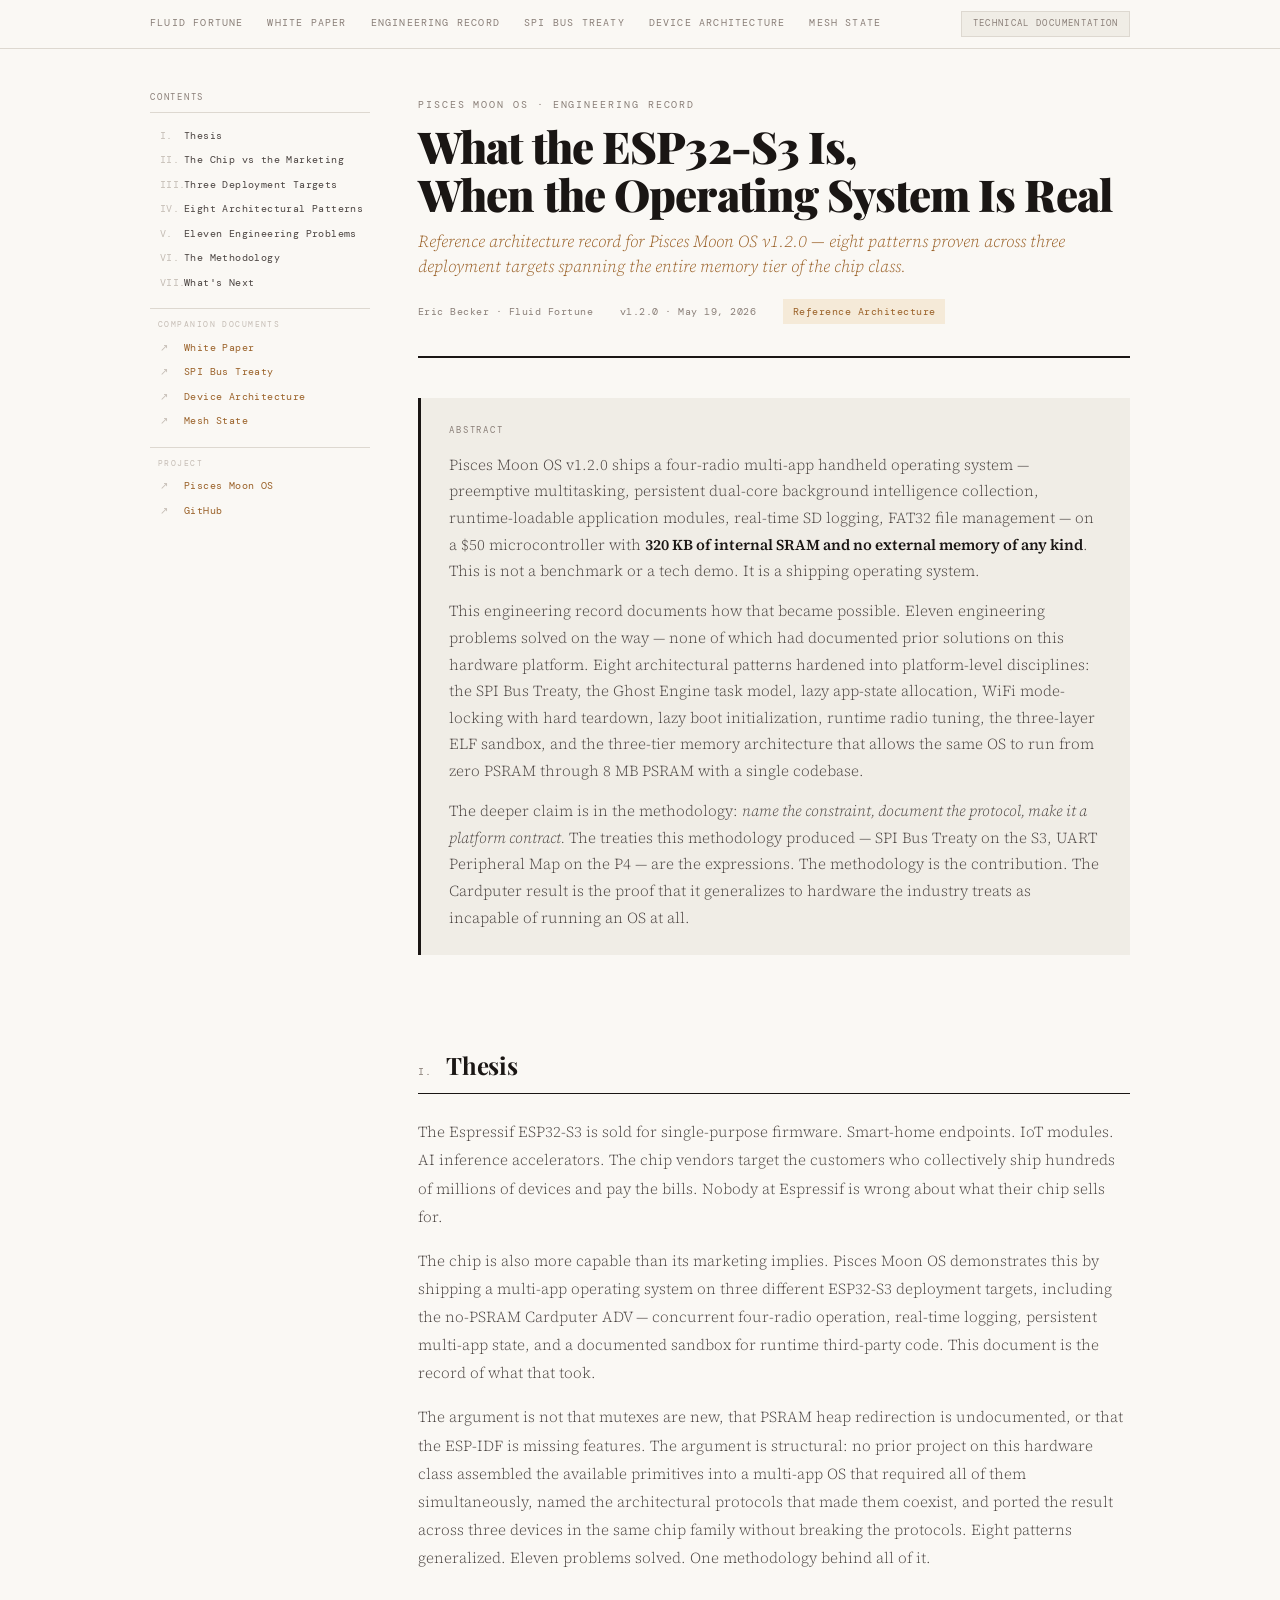
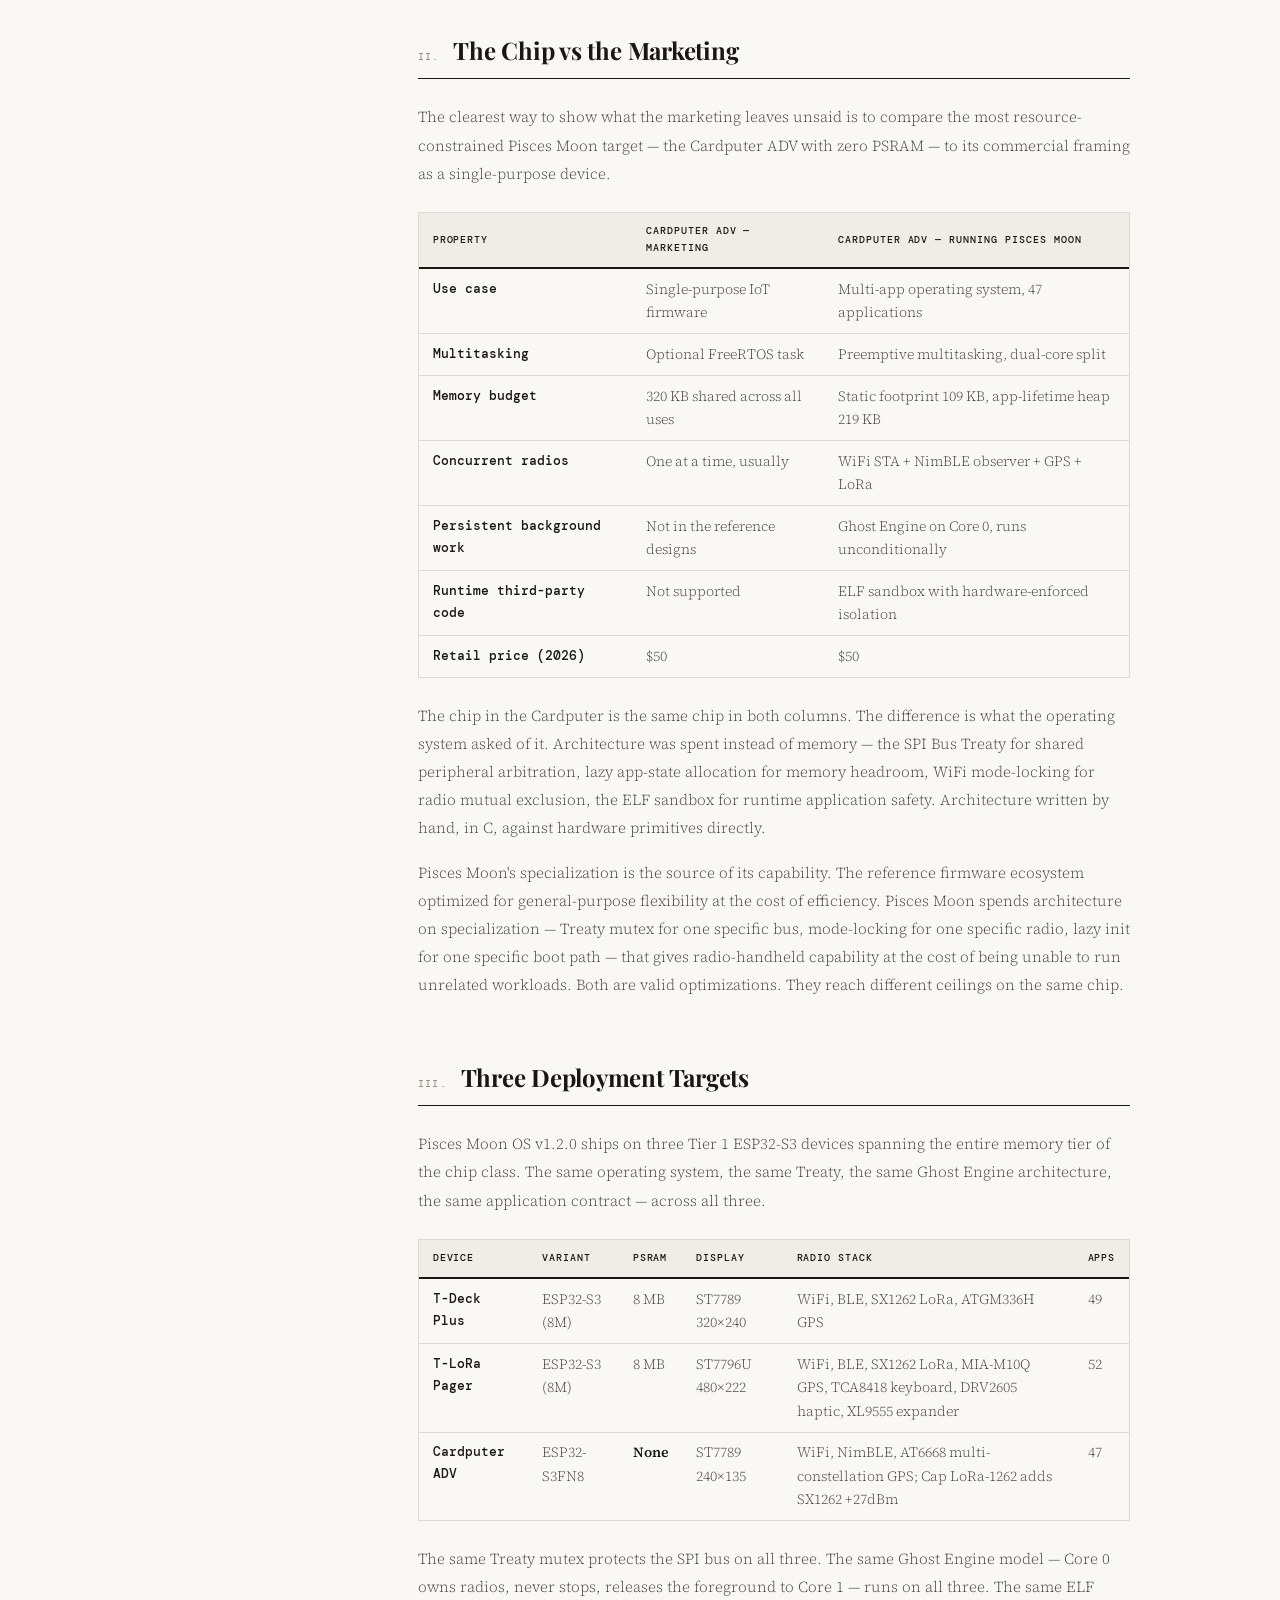
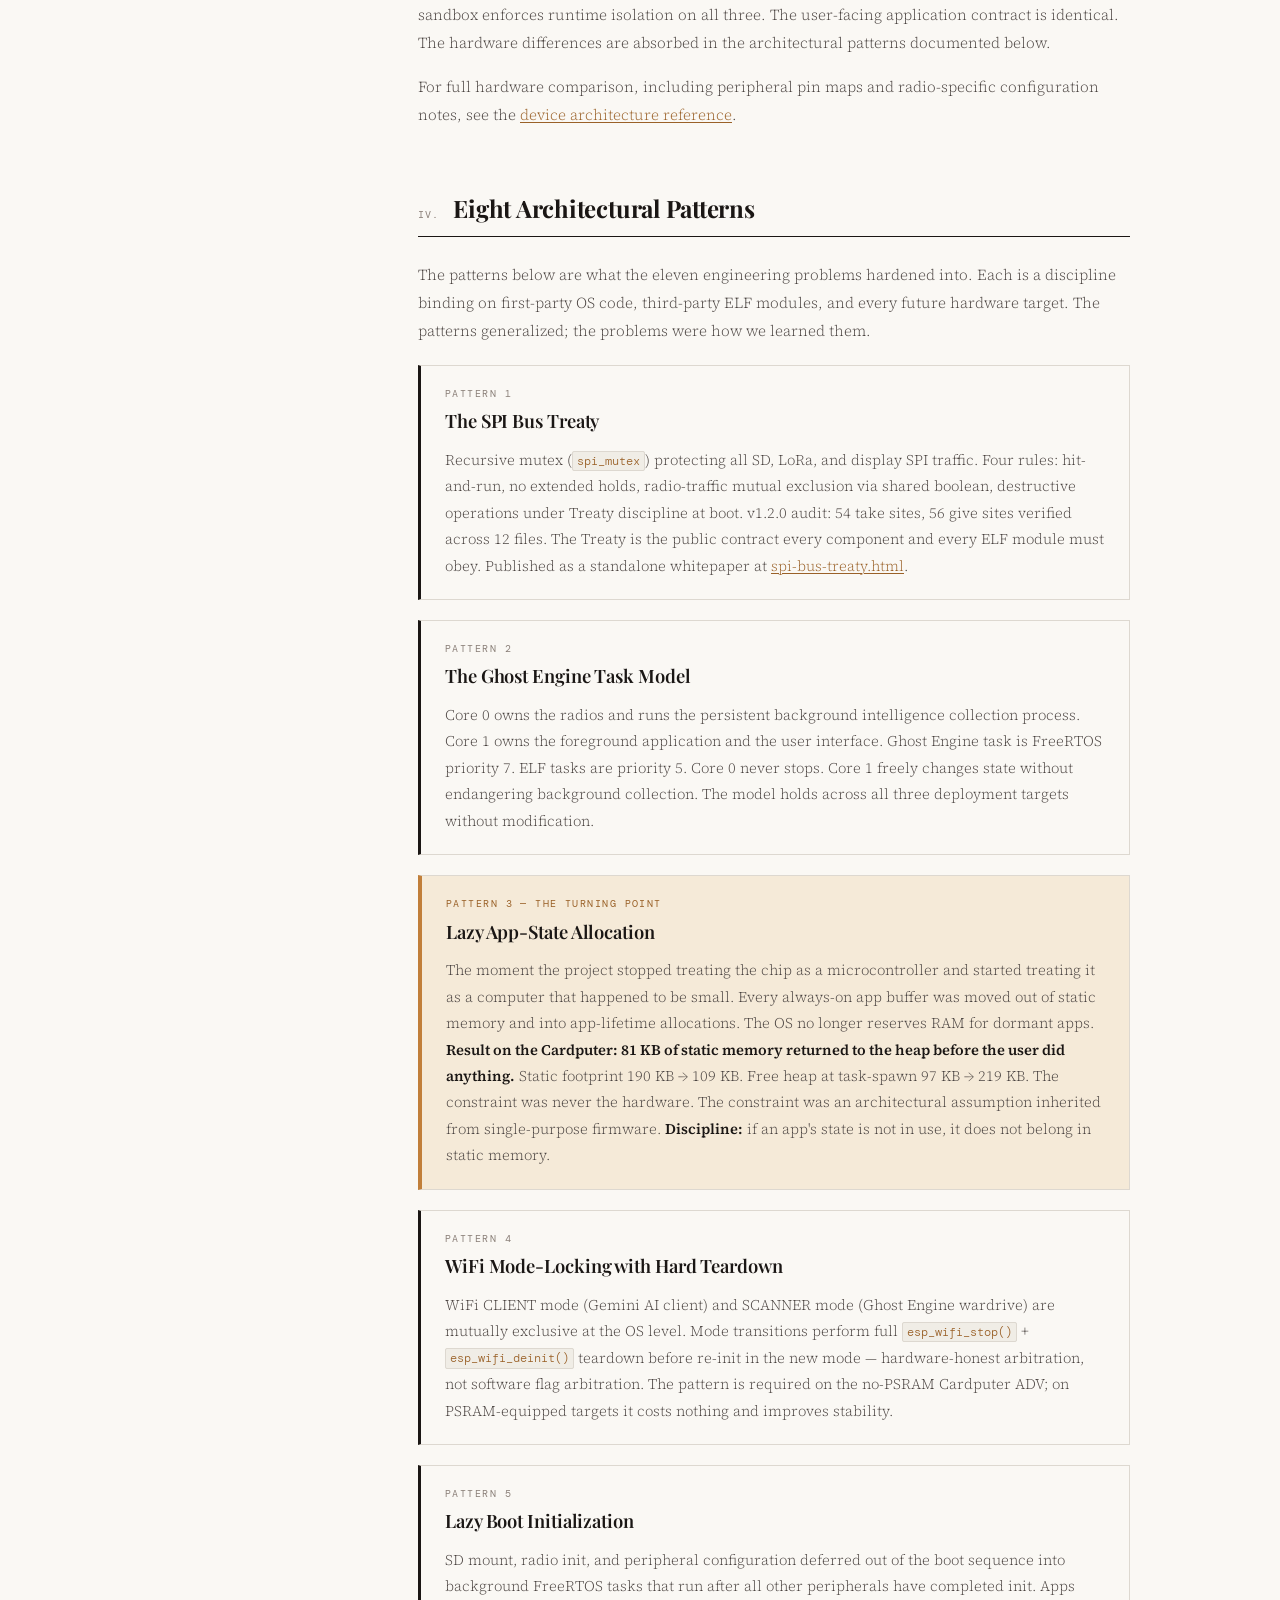
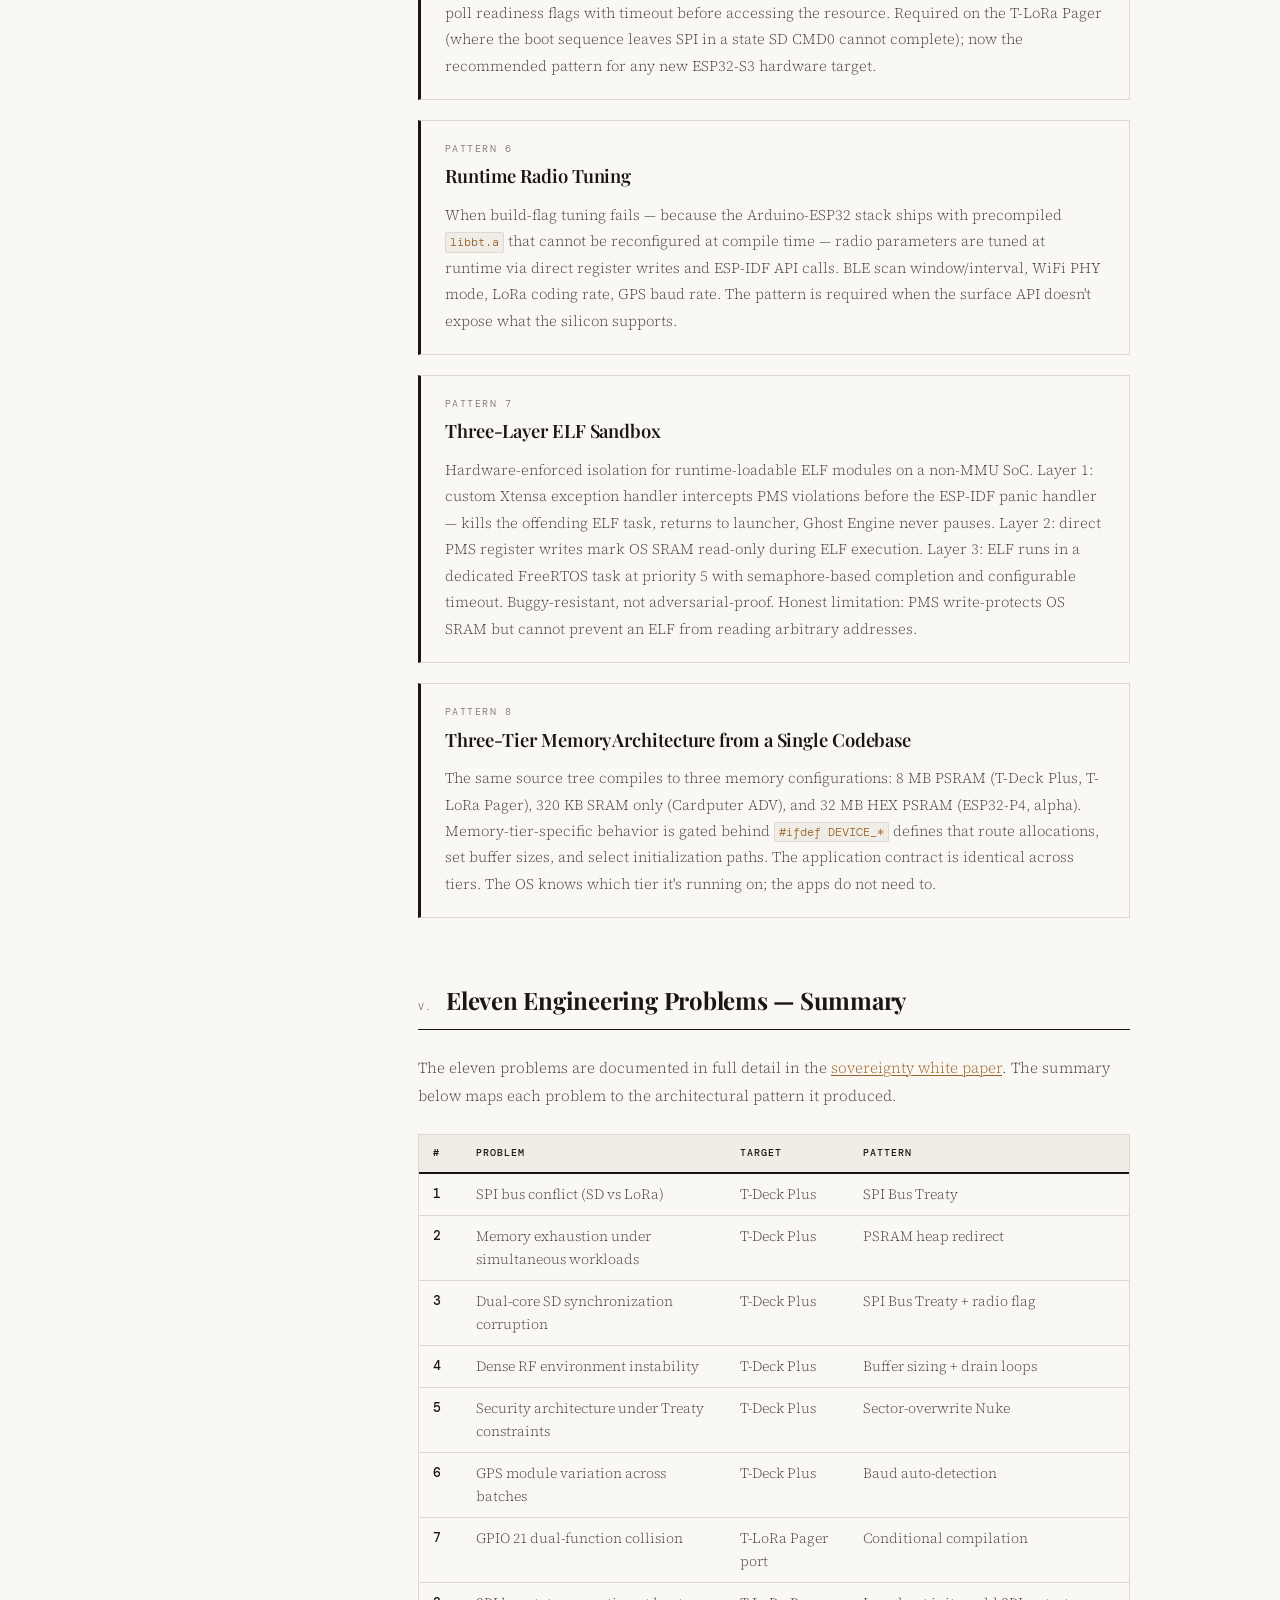
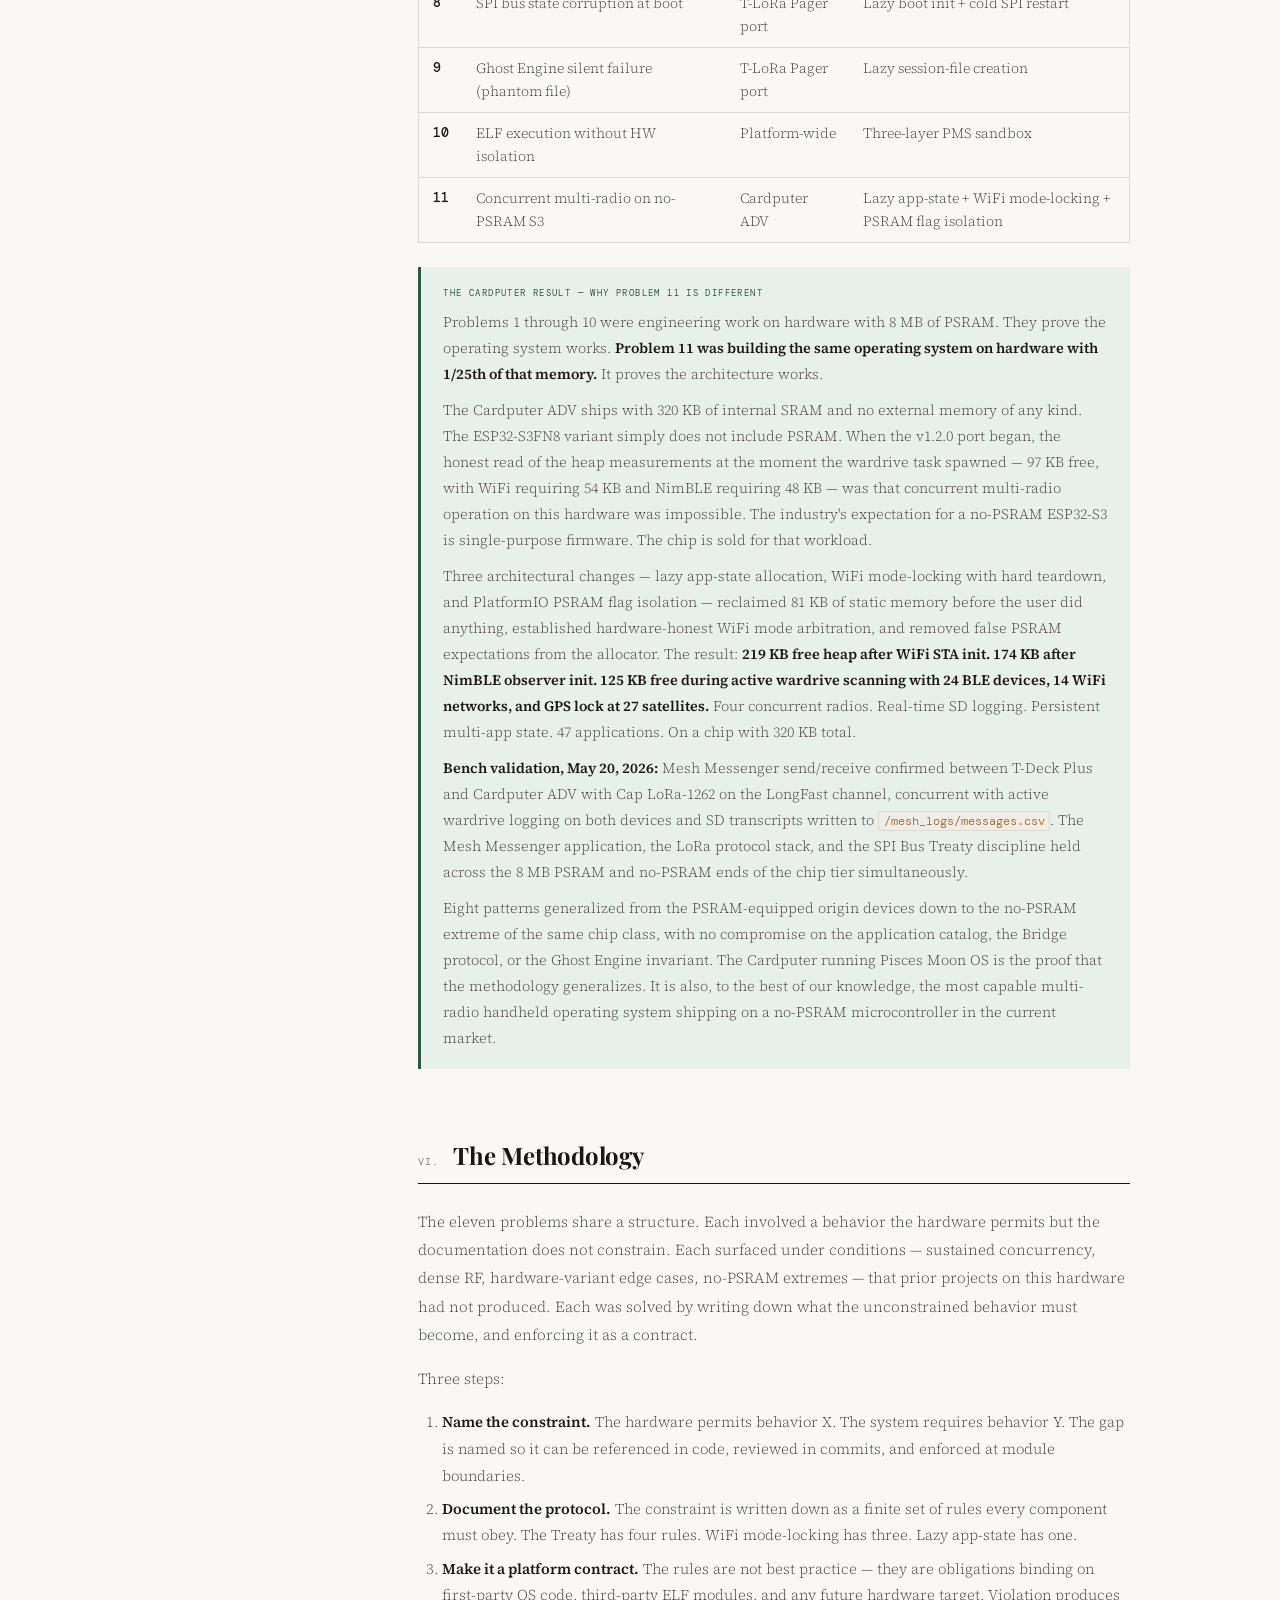
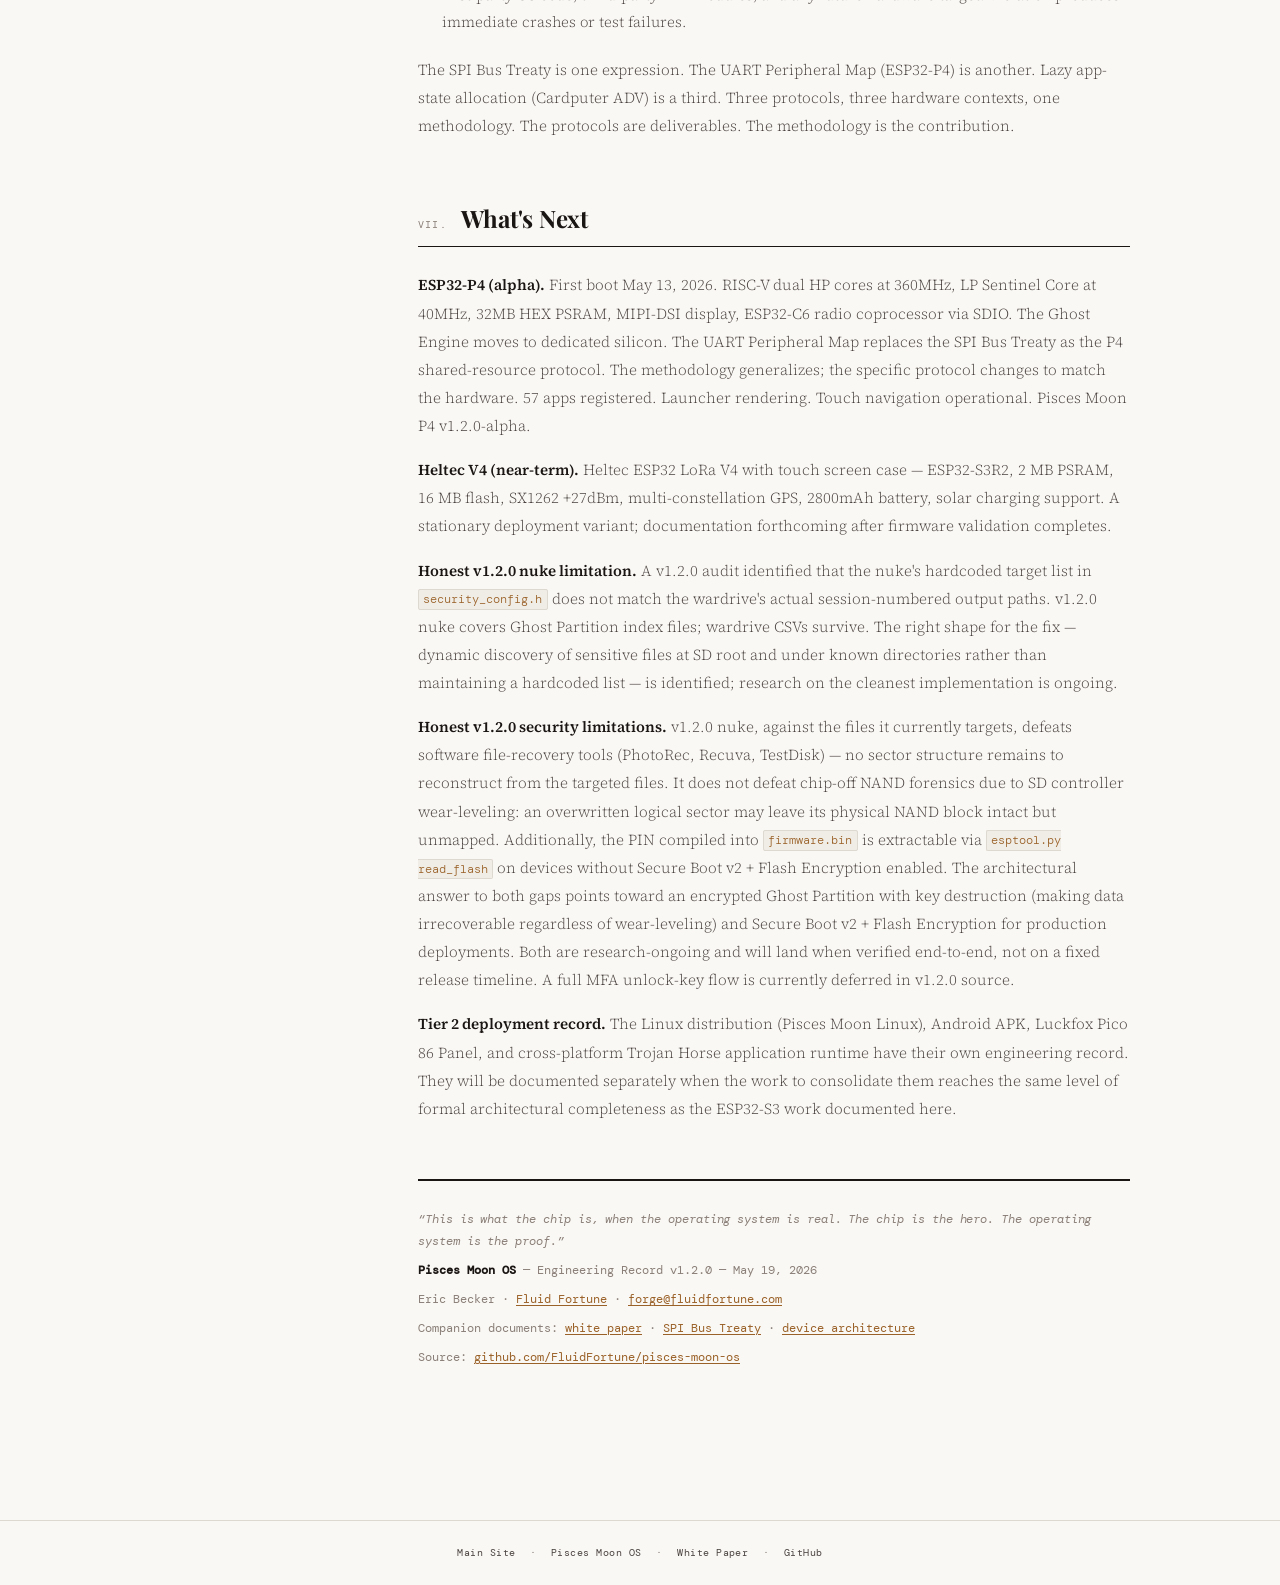
<file: engineering-record.html>
<!DOCTYPE html>
<html lang="en">
<head>
  <meta charset="UTF-8">
  <meta name="viewport" content="width=device-width, initial-scale=1.0">
  <title>Engineering Record | Pisces Moon OS — ESP32-S3 Reference Architecture</title>
  <meta name="description" content="The Pisces Moon OS Engineering Record — eight architectural patterns hardened into platform-level disciplines across three ESP32-S3 deployment targets including the no-PSRAM Cardputer ADV. Reference architecture document.">
  <link rel="canonical" href="https://fluidfortune.com/engineering-record.html">

  <meta property="og:type" content="article">
  <meta property="og:url" content="https://fluidfortune.com/engineering-record.html">
  <meta property="og:title" content="Engineering Record | Pisces Moon OS — ESP32-S3 Reference Architecture">
  <meta property="og:description" content="Eight architectural patterns proven across three ESP32-S3 devices. The chip is more capable than the marketing implies — when the operating system is real.">
  <meta property="og:image" content="https://fluidfortune.com/courtjester.jpg">

  <link rel="preconnect" href="https://fonts.googleapis.com">
  <link rel="preload" as="style" href="https://fonts.googleapis.com/css2?family=Playfair+Display:ital,wght@0,400;0,600;0,900;1,400&family=Source+Serif+4:ital,opsz,wght@0,8..60,300;0,8..60,400;0,8..60,600;1,8..60,300&family=DM+Mono:wght@300;400;500&display=swap" onload="this.onload=null;this.rel='stylesheet'">
  <noscript><link rel="stylesheet" href="https://fonts.googleapis.com/css2?family=Playfair+Display:ital,wght@0,400;0,600;0,900;1,400&family=Source+Serif+4:ital,opsz,wght@0,8..60,300;0,8..60,400;0,8..60,600;1,8..60,300&family=DM+Mono:wght@300;400;500&display=swap"></noscript>

  <style>
    :root {
      --paper: #faf8f4;
      --paper-dark: #f0ede6;
      --ink: #1a1614;
      --ink-mid: #4a4340;
      --ink-light: #8a7f78;
      --ink-faint: #c5bdb5;
      --accent: #c17f3a;
      --accent-dim: #9a6128;
      --accent-pale: #f5ead8;
      --rule: #ddd8d0;
      --green: #2d5a3d;
      --green-pale: #e8f0eb;
      --font-disp: 'Playfair Display', Georgia, serif;
      --font-body: 'Source Serif 4', Georgia, serif;
      --font-mono: 'DM Mono', monospace;
      --max-w: 760px;
      --toc-w: 220px;
    }
    *,*::before,*::after{box-sizing:border-box;margin:0;padding:0}
    html{font-size:16px;scroll-behavior:smooth}
    body{background:var(--paper);color:var(--ink);font-family:var(--font-body);line-height:1.75;-webkit-font-smoothing:antialiased}

    nav.top{border-bottom:1px solid var(--rule);position:sticky;top:0;background:var(--paper);z-index:100}
    nav.top .nav-inner{max-width:calc(var(--max-w) + var(--toc-w) + 4rem);margin:0 auto;padding:0 2rem;display:flex;gap:1.5rem;align-items:center}
    nav.top a{font-family:var(--font-mono);font-size:.62rem;letter-spacing:.12em;color:var(--ink-light);text-decoration:none;padding:.9rem 0;border-bottom:2px solid transparent;transition:color .15s,border-color .15s;display:inline-block}
    nav.top a:hover{color:var(--accent);border-bottom-color:var(--accent)}
    nav.top .doc-label{margin-left:auto;font-family:var(--font-mono);font-size:.56rem;letter-spacing:.15em;color:var(--ink-light);border:1px solid var(--rule);padding:.25rem .65rem;background:var(--paper-dark)}

    .layout{display:flex;max-width:calc(var(--max-w) + var(--toc-w) + 4rem);margin:0 auto;padding:0 2rem;gap:3rem;align-items:flex-start}
    .toc{width:var(--toc-w);flex-shrink:0;position:sticky;top:50px;padding:2.5rem 0;max-height:calc(100vh - 50px);overflow-y:auto}
    .toc-label{font-family:var(--font-mono);font-size:.55rem;letter-spacing:.2em;color:var(--ink-light);margin-bottom:.75rem;padding-bottom:.4rem;border-bottom:1px solid var(--rule);display:block;text-transform:uppercase}
    .toc a{display:block;font-family:var(--font-mono);font-size:.62rem;color:var(--ink-mid);text-decoration:none;padding:.25rem 0 .25rem .5rem;letter-spacing:.04em;transition:color .15s,border-left-color .15s;border-left:2px solid transparent;margin-bottom:.1rem;line-height:1.5}
    .toc a:hover{color:var(--accent);border-left-color:var(--accent)}
    .toc a .num{color:var(--ink-faint);display:inline-block;width:1.5rem}
    .toc-divider{border-top:1px solid var(--rule);margin:.85rem 0 .5rem}
    .toc-divider-label{font-family:var(--font-mono);font-size:.5rem;letter-spacing:.18em;color:var(--ink-faint);text-transform:uppercase;padding:0 0 .35rem .5rem}
    .toc a.ext{color:var(--accent-dim)}
    ::-webkit-scrollbar{width:4px}::-webkit-scrollbar-track{background:var(--paper)}::-webkit-scrollbar-thumb{background:var(--rule)}

    .content{flex:1;min-width:0;padding:3rem 0 6rem;max-width:var(--max-w)}

    .masthead{border-bottom:2px solid var(--ink);padding-bottom:2rem;margin-bottom:2.5rem}
    .masthead-eyebrow{font-family:var(--font-mono);font-size:.6rem;letter-spacing:.2em;color:var(--ink-light);margin-bottom:.5rem;text-transform:uppercase}
    .masthead-title{font-family:var(--font-disp);font-size:clamp(2rem,5vw,2.75rem);font-weight:900;letter-spacing:-.02em;line-height:1.1;color:var(--ink);margin-bottom:.65rem}
    .masthead-sub{font-family:var(--font-body);font-size:1.05rem;color:var(--accent-dim);font-style:italic;font-weight:300;line-height:1.5;margin-bottom:1.25rem}
    .masthead-meta{font-family:var(--font-mono);font-size:.62rem;color:var(--ink-light);letter-spacing:.05em;line-height:1.95}
    .masthead-meta span{display:inline-block;margin-right:1.25rem}
    .masthead-meta .ver{color:var(--accent-dim);border:1px solid var(--accent-pale);background:var(--accent-pale);padding:.1rem .55rem}

    .abstract{background:var(--paper-dark);border-left:3px solid var(--ink);padding:1.5rem 1.75rem;margin-bottom:3rem}
    .abstract-label{font-family:var(--font-mono);font-size:.58rem;letter-spacing:.2em;color:var(--ink-light);margin-bottom:.85rem;text-transform:uppercase}
    .abstract p{font-family:var(--font-body);font-size:.95rem;color:var(--ink-mid);line-height:1.75;margin-bottom:.85rem;font-weight:300}
    .abstract p:last-child{margin-bottom:0}
    .abstract strong{color:var(--ink);font-weight:600}
    .abstract em{font-style:italic}

    section.s{padding-top:3rem}
    .s-header{display:flex;align-items:baseline;gap:.85rem;padding-bottom:.75rem;border-bottom:1.5px solid var(--ink);margin-bottom:1.5rem}
    .s-num{font-family:var(--font-mono);font-size:.65rem;color:var(--ink-light);letter-spacing:.12em;flex-shrink:0}
    .s-title{font-family:var(--font-disp);font-size:1.5rem;font-weight:700;color:var(--ink);letter-spacing:-.01em;line-height:1.2}

    p{font-size:.95rem;color:var(--ink-mid);line-height:1.85;margin-bottom:1rem;font-weight:300}
    strong{color:var(--ink);font-weight:600}
    em{font-style:italic}
    a{color:var(--accent-dim);text-decoration:underline;text-decoration-thickness:1px;text-underline-offset:2px;transition:color .15s}
    a:hover{color:var(--accent)}
    code{font-family:var(--font-mono);font-size:.82em;color:var(--accent-dim);background:var(--paper-dark);padding:.1em .35em;border:1px solid var(--rule);border-radius:2px}
    ol,ul{margin:.85rem 0 1.25rem 1.5rem}
    li{font-size:.93rem;color:var(--ink-mid);line-height:1.8;margin-bottom:.4rem;font-weight:300}
    li strong{color:var(--ink)}
    blockquote{border-left:3px solid var(--ink-faint);padding:.25rem 1.25rem;margin:1.5rem 0}
    blockquote p{font-style:italic;font-size:.95rem;color:var(--ink-mid);margin-bottom:0}
    h3.subhead{font-family:var(--font-disp);font-size:1.15rem;font-weight:600;color:var(--ink);letter-spacing:-.005em;margin:2.5rem 0 .85rem;padding-bottom:.35rem;border-bottom:1px solid var(--rule)}

    .pattern{background:var(--paper);border:1px solid var(--rule);border-left:3px solid var(--ink);padding:1.25rem 1.5rem;margin:1.25rem 0}
    .pattern-num{font-family:var(--font-mono);font-size:.6rem;letter-spacing:.15em;color:var(--ink-light);text-transform:uppercase;margin-bottom:.4rem}
    .pattern-title{font-family:var(--font-disp);font-size:1.15rem;font-weight:600;color:var(--ink);letter-spacing:-.005em;line-height:1.3;margin-bottom:.85rem}
    .pattern-text{font-size:.92rem;color:var(--ink-mid);line-height:1.8;font-weight:300}

    .pattern-hero{border-left:4px solid var(--accent);background:var(--accent-pale)}
    .pattern-hero .pattern-num{color:var(--accent-dim)}

    .table-wrap{overflow-x:auto;margin:1.5rem 0;border:1px solid var(--rule)}
    table{width:100%;border-collapse:collapse;font-family:var(--font-body);font-size:.88rem;background:var(--paper)}
    th{background:var(--paper-dark);color:var(--ink);font-family:var(--font-mono);font-size:.6rem;letter-spacing:.1em;padding:.65rem .85rem;text-align:left;border-bottom:2px solid var(--ink);font-weight:500;text-transform:uppercase}
    td{padding:.55rem .85rem;border-top:1px solid var(--rule);color:var(--ink-mid);vertical-align:top;line-height:1.65;font-weight:300}
    td:first-child{color:var(--ink);font-weight:500;font-family:var(--font-mono);font-size:.83rem}

    .callout{background:var(--paper-dark);border-left:3px solid var(--accent);padding:1.1rem 1.4rem;margin:1.5rem 0}
    .callout .c-label{font-family:var(--font-mono);font-size:.58rem;letter-spacing:.15em;color:var(--accent-dim);margin-bottom:.55rem;text-transform:uppercase}
    .callout p{font-size:.9rem;color:var(--ink-mid);line-height:1.8;margin-bottom:.65rem;font-weight:300}
    .callout p:last-child{margin-bottom:0}
    .callout strong{color:var(--ink)}

    .callout-green{background:var(--green-pale);border-left-color:var(--green)}
    .callout-green .c-label{color:var(--green)}

    .closing{border-top:2px solid var(--ink);margin-top:3.5rem;padding-top:1.75rem}
    .closing-quote{font-family:var(--font-disp);font-size:1.25rem;font-style:italic;font-weight:400;color:var(--ink);line-height:1.4;margin-bottom:1.25rem;letter-spacing:-.005em}
    .closing p{font-family:var(--font-mono);font-size:.72rem;color:var(--ink-light);line-height:1.95;margin-bottom:.4rem;font-weight:400}
    .closing strong{color:var(--ink)}
    .closing a{color:var(--accent-dim)}

    .site-footer{border-top:1px solid var(--rule);padding:1.5rem 0;text-align:center;font-family:var(--font-mono);font-size:.6rem;color:var(--ink-light);letter-spacing:.05em;margin-top:3rem}
    .site-footer a{color:var(--ink-mid);text-decoration:none;margin:0 .5rem}
    .site-footer a:hover{color:var(--accent)}

    @media(max-width:900px){
      .layout{flex-direction:column;padding:0 1.5rem}
      .toc{width:100%;position:static;padding:2rem 0 0;max-height:none}
      .content{padding:2rem 0 4rem}
      nav.top .nav-inner{padding:0 1.5rem}
    }
    @media(max-width:600px){.masthead-meta span{display:block;margin-bottom:.25rem}}
  </style>
</head>
<body>

<nav class="top">
  <div class="nav-inner">
    <a href="https://fluidfortune.com">FLUID FORTUNE</a>
    <a href="sovereignty.html">WHITE PAPER</a>
    <a href="engineering-record.html">ENGINEERING RECORD</a>
    <a href="spi-bus-treaty.html">SPI BUS TREATY</a>
    <a href="device-architecture.html">DEVICE ARCHITECTURE</a>
    <a href="mesh-state.html">MESH STATE</a>
    <span class="doc-label">TECHNICAL DOCUMENTATION</span>
  </div>
</nav>

<div class="layout">

  <aside class="toc">
    <span class="toc-label">Contents</span>
    <a href="#thesis"><span class="num">I.</span>Thesis</a>
    <a href="#chip"><span class="num">II.</span>The Chip vs the Marketing</a>
    <a href="#targets"><span class="num">III.</span>Three Deployment Targets</a>
    <a href="#patterns"><span class="num">IV.</span>Eight Architectural Patterns</a>
    <a href="#problems"><span class="num">V.</span>Eleven Engineering Problems</a>
    <a href="#methodology"><span class="num">VI.</span>The Methodology</a>
    <a href="#next"><span class="num">VII.</span>What's Next</a>
    <div class="toc-divider"></div>
    <div class="toc-divider-label">Companion Documents</div>
    <a href="sovereignty.html" class="ext"><span class="num">↗</span>White Paper</a>
    <a href="spi-bus-treaty.html" class="ext"><span class="num">↗</span>SPI Bus Treaty</a>
    <a href="device-architecture.html" class="ext"><span class="num">↗</span>Device Architecture</a>
    <a href="mesh-state.html" class="ext"><span class="num">↗</span>Mesh State</a>
    <div class="toc-divider"></div>
    <div class="toc-divider-label">Project</div>
    <a href="pisces-moon.html" class="ext"><span class="num">↗</span>Pisces Moon OS</a>
    <a href="https://github.com/FluidFortune/pisces-moon-os" class="ext"><span class="num">↗</span>GitHub</a>
  </aside>

  <main class="content">

    <div class="masthead">
      <div class="masthead-eyebrow">Pisces Moon OS · Engineering Record</div>
      <h1 class="masthead-title">What the ESP32-S3 Is,<br>When the Operating System Is Real</h1>
      <p class="masthead-sub">Reference architecture record for Pisces Moon OS v1.2.0 — eight patterns proven across three deployment targets spanning the entire memory tier of the chip class.</p>
      <div class="masthead-meta">
        <span>Eric Becker · Fluid Fortune</span>
        <span>v1.2.0 · May 19, 2026</span>
        <span class="ver">Reference Architecture</span>
      </div>
    </div>

    <div class="abstract">
      <div class="abstract-label">Abstract</div>
      <p>Pisces Moon OS v1.2.0 ships a four-radio multi-app handheld operating system — preemptive multitasking, persistent dual-core background intelligence collection, runtime-loadable application modules, real-time SD logging, FAT32 file management — on a $50 microcontroller with <strong>320 KB of internal SRAM and no external memory of any kind</strong>. This is not a benchmark or a tech demo. It is a shipping operating system.</p>
      <p>This engineering record documents how that became possible. Eleven engineering problems solved on the way — none of which had documented prior solutions on this hardware platform. Eight architectural patterns hardened into platform-level disciplines: the SPI Bus Treaty, the Ghost Engine task model, lazy app-state allocation, WiFi mode-locking with hard teardown, lazy boot initialization, runtime radio tuning, the three-layer ELF sandbox, and the three-tier memory architecture that allows the same OS to run from zero PSRAM through 8 MB PSRAM with a single codebase.</p>
      <p>The deeper claim is in the methodology: <em>name the constraint, document the protocol, make it a platform contract.</em> The treaties this methodology produced — SPI Bus Treaty on the S3, UART Peripheral Map on the P4 — are the expressions. The methodology is the contribution. The Cardputer result is the proof that it generalizes to hardware the industry treats as incapable of running an OS at all.</p>
    </div>

    <!-- I. THESIS -->
    <section class="s" id="thesis">
      <div class="s-header"><div class="s-num">I.</div><h2 class="s-title">Thesis</h2></div>

      <p>The Espressif ESP32-S3 is sold for single-purpose firmware. Smart-home endpoints. IoT modules. AI inference accelerators. The chip vendors target the customers who collectively ship hundreds of millions of devices and pay the bills. Nobody at Espressif is wrong about what their chip sells for.</p>

      <p>The chip is also more capable than its marketing implies. Pisces Moon OS demonstrates this by shipping a multi-app operating system on three different ESP32-S3 deployment targets, including the no-PSRAM Cardputer ADV — concurrent four-radio operation, real-time logging, persistent multi-app state, and a documented sandbox for runtime third-party code. This document is the record of what that took.</p>

      <p>The argument is not that mutexes are new, that PSRAM heap redirection is undocumented, or that the ESP-IDF is missing features. The argument is structural: no prior project on this hardware class assembled the available primitives into a multi-app OS that required all of them simultaneously, named the architectural protocols that made them coexist, and ported the result across three devices in the same chip family without breaking the protocols. Eight patterns generalized. Eleven problems solved. One methodology behind all of it.</p>
    </section>

    <!-- II. THE CHIP -->
    <section class="s" id="chip">
      <div class="s-header"><div class="s-num">II.</div><h2 class="s-title">The Chip vs the Marketing</h2></div>

      <p>The clearest way to show what the marketing leaves unsaid is to compare the most resource-constrained Pisces Moon target — the Cardputer ADV with zero PSRAM — to its commercial framing as a single-purpose device.</p>

      <div class="table-wrap">
        <table>
          <thead><tr><th>Property</th><th>Cardputer ADV — Marketing</th><th>Cardputer ADV — Running Pisces Moon</th></tr></thead>
          <tbody>
            <tr><td>Use case</td><td>Single-purpose IoT firmware</td><td>Multi-app operating system, 47 applications</td></tr>
            <tr><td>Multitasking</td><td>Optional FreeRTOS task</td><td>Preemptive multitasking, dual-core split</td></tr>
            <tr><td>Memory budget</td><td>320 KB shared across all uses</td><td>Static footprint 109 KB, app-lifetime heap 219 KB</td></tr>
            <tr><td>Concurrent radios</td><td>One at a time, usually</td><td>WiFi STA + NimBLE observer + GPS + LoRa</td></tr>
            <tr><td>Persistent background work</td><td>Not in the reference designs</td><td>Ghost Engine on Core 0, runs unconditionally</td></tr>
            <tr><td>Runtime third-party code</td><td>Not supported</td><td>ELF sandbox with hardware-enforced isolation</td></tr>
            <tr><td>Retail price (2026)</td><td>$50</td><td>$50</td></tr>
          </tbody>
        </table>
      </div>

      <p>The chip in the Cardputer is the same chip in both columns. The difference is what the operating system asked of it. Architecture was spent instead of memory — the SPI Bus Treaty for shared peripheral arbitration, lazy app-state allocation for memory headroom, WiFi mode-locking for radio mutual exclusion, the ELF sandbox for runtime application safety. Architecture written by hand, in C, against hardware primitives directly.</p>

      <p>Pisces Moon's specialization is the source of its capability. The reference firmware ecosystem optimized for general-purpose flexibility at the cost of efficiency. Pisces Moon spends architecture on specialization — Treaty mutex for one specific bus, mode-locking for one specific radio, lazy init for one specific boot path — that gives radio-handheld capability at the cost of being unable to run unrelated workloads. Both are valid optimizations. They reach different ceilings on the same chip.</p>
    </section>

    <!-- III. TARGETS -->
    <section class="s" id="targets">
      <div class="s-header"><div class="s-num">III.</div><h2 class="s-title">Three Deployment Targets</h2></div>

      <p>Pisces Moon OS v1.2.0 ships on three Tier 1 ESP32-S3 devices spanning the entire memory tier of the chip class. The same operating system, the same Treaty, the same Ghost Engine architecture, the same application contract — across all three.</p>

      <div class="table-wrap">
        <table>
          <thead><tr><th>Device</th><th>Variant</th><th>PSRAM</th><th>Display</th><th>Radio Stack</th><th>Apps</th></tr></thead>
          <tbody>
            <tr><td>T-Deck Plus</td><td>ESP32-S3 (8M)</td><td>8 MB</td><td>ST7789 320×240</td><td>WiFi, BLE, SX1262 LoRa, ATGM336H GPS</td><td>49</td></tr>
            <tr><td>T-LoRa Pager</td><td>ESP32-S3 (8M)</td><td>8 MB</td><td>ST7796U 480×222</td><td>WiFi, BLE, SX1262 LoRa, MIA-M10Q GPS, TCA8418 keyboard, DRV2605 haptic, XL9555 expander</td><td>52</td></tr>
            <tr><td>Cardputer ADV</td><td>ESP32-S3FN8</td><td><strong>None</strong></td><td>ST7789 240×135</td><td>WiFi, NimBLE, AT6668 multi-constellation GPS; Cap LoRa-1262 adds SX1262 +27dBm</td><td>47</td></tr>
          </tbody>
        </table>
      </div>

      <p>The same Treaty mutex protects the SPI bus on all three. The same Ghost Engine model — Core 0 owns radios, never stops, releases the foreground to Core 1 — runs on all three. The same ELF sandbox enforces runtime isolation on all three. The user-facing application contract is identical. The hardware differences are absorbed in the architectural patterns documented below.</p>

      <p>For full hardware comparison, including peripheral pin maps and radio-specific configuration notes, see the <a href="device-architecture.html">device architecture reference</a>.</p>
    </section>

    <!-- IV. EIGHT PATTERNS -->
    <section class="s" id="patterns">
      <div class="s-header"><div class="s-num">IV.</div><h2 class="s-title">Eight Architectural Patterns</h2></div>

      <p>The patterns below are what the eleven engineering problems hardened into. Each is a discipline binding on first-party OS code, third-party ELF modules, and every future hardware target. The patterns generalized; the problems were how we learned them.</p>

      <div class="pattern">
        <div class="pattern-num">Pattern 1</div>
        <div class="pattern-title">The SPI Bus Treaty</div>
        <div class="pattern-text">Recursive mutex (<code>spi_mutex</code>) protecting all SD, LoRa, and display SPI traffic. Four rules: hit-and-run, no extended holds, radio-traffic mutual exclusion via shared boolean, destructive operations under Treaty discipline at boot. v1.2.0 audit: 54 take sites, 56 give sites verified across 12 files. The Treaty is the public contract every component and every ELF module must obey. Published as a standalone whitepaper at <a href="spi-bus-treaty.html">spi-bus-treaty.html</a>.</div>
      </div>

      <div class="pattern">
        <div class="pattern-num">Pattern 2</div>
        <div class="pattern-title">The Ghost Engine Task Model</div>
        <div class="pattern-text">Core 0 owns the radios and runs the persistent background intelligence collection process. Core 1 owns the foreground application and the user interface. Ghost Engine task is FreeRTOS priority 7. ELF tasks are priority 5. Core 0 never stops. Core 1 freely changes state without endangering background collection. The model holds across all three deployment targets without modification.</div>
      </div>

      <div class="pattern pattern-hero">
        <div class="pattern-num">Pattern 3 — The Turning Point</div>
        <div class="pattern-title">Lazy App-State Allocation</div>
        <div class="pattern-text">The moment the project stopped treating the chip as a microcontroller and started treating it as a computer that happened to be small. Every always-on app buffer was moved out of static memory and into app-lifetime allocations. The OS no longer reserves RAM for dormant apps. <strong>Result on the Cardputer: 81 KB of static memory returned to the heap before the user did anything.</strong> Static footprint 190 KB → 109 KB. Free heap at task-spawn 97 KB → 219 KB. The constraint was never the hardware. The constraint was an architectural assumption inherited from single-purpose firmware. <strong>Discipline:</strong> if an app's state is not in use, it does not belong in static memory.</div>
      </div>

      <div class="pattern">
        <div class="pattern-num">Pattern 4</div>
        <div class="pattern-title">WiFi Mode-Locking with Hard Teardown</div>
        <div class="pattern-text">WiFi CLIENT mode (Gemini AI client) and SCANNER mode (Ghost Engine wardrive) are mutually exclusive at the OS level. Mode transitions perform full <code>esp_wifi_stop()</code> + <code>esp_wifi_deinit()</code> teardown before re-init in the new mode — hardware-honest arbitration, not software flag arbitration. The pattern is required on the no-PSRAM Cardputer ADV; on PSRAM-equipped targets it costs nothing and improves stability.</div>
      </div>

      <div class="pattern">
        <div class="pattern-num">Pattern 5</div>
        <div class="pattern-title">Lazy Boot Initialization</div>
        <div class="pattern-text">SD mount, radio init, and peripheral configuration deferred out of the boot sequence into background FreeRTOS tasks that run after all other peripherals have completed init. Apps poll readiness flags with timeout before accessing the resource. Required on the T-LoRa Pager (where the boot sequence leaves SPI in a state SD CMD0 cannot complete); now the recommended pattern for any new ESP32-S3 hardware target.</div>
      </div>

      <div class="pattern">
        <div class="pattern-num">Pattern 6</div>
        <div class="pattern-title">Runtime Radio Tuning</div>
        <div class="pattern-text">When build-flag tuning fails — because the Arduino-ESP32 stack ships with precompiled <code>libbt.a</code> that cannot be reconfigured at compile time — radio parameters are tuned at runtime via direct register writes and ESP-IDF API calls. BLE scan window/interval, WiFi PHY mode, LoRa coding rate, GPS baud rate. The pattern is required when the surface API doesn't expose what the silicon supports.</div>
      </div>

      <div class="pattern">
        <div class="pattern-num">Pattern 7</div>
        <div class="pattern-title">Three-Layer ELF Sandbox</div>
        <div class="pattern-text">Hardware-enforced isolation for runtime-loadable ELF modules on a non-MMU SoC. Layer 1: custom Xtensa exception handler intercepts PMS violations before the ESP-IDF panic handler — kills the offending ELF task, returns to launcher, Ghost Engine never pauses. Layer 2: direct PMS register writes mark OS SRAM read-only during ELF execution. Layer 3: ELF runs in a dedicated FreeRTOS task at priority 5 with semaphore-based completion and configurable timeout. Buggy-resistant, not adversarial-proof. Honest limitation: PMS write-protects OS SRAM but cannot prevent an ELF from reading arbitrary addresses.</div>
      </div>

      <div class="pattern">
        <div class="pattern-num">Pattern 8</div>
        <div class="pattern-title">Three-Tier Memory Architecture from a Single Codebase</div>
        <div class="pattern-text">The same source tree compiles to three memory configurations: 8 MB PSRAM (T-Deck Plus, T-LoRa Pager), 320 KB SRAM only (Cardputer ADV), and 32 MB HEX PSRAM (ESP32-P4, alpha). Memory-tier-specific behavior is gated behind <code>#ifdef DEVICE_*</code> defines that route allocations, set buffer sizes, and select initialization paths. The application contract is identical across tiers. The OS knows which tier it's running on; the apps do not need to.</div>
      </div>
    </section>

    <!-- V. ELEVEN PROBLEMS — SUMMARY -->
    <section class="s" id="problems">
      <div class="s-header"><div class="s-num">V.</div><h2 class="s-title">Eleven Engineering Problems — Summary</h2></div>

      <p>The eleven problems are documented in full detail in the <a href="sovereignty.html#problems">sovereignty white paper</a>. The summary below maps each problem to the architectural pattern it produced.</p>

      <div class="table-wrap">
        <table>
          <thead><tr><th>#</th><th>Problem</th><th>Target</th><th>Pattern</th></tr></thead>
          <tbody>
            <tr><td>1</td><td>SPI bus conflict (SD vs LoRa)</td><td>T-Deck Plus</td><td>SPI Bus Treaty</td></tr>
            <tr><td>2</td><td>Memory exhaustion under simultaneous workloads</td><td>T-Deck Plus</td><td>PSRAM heap redirect</td></tr>
            <tr><td>3</td><td>Dual-core SD synchronization corruption</td><td>T-Deck Plus</td><td>SPI Bus Treaty + radio flag</td></tr>
            <tr><td>4</td><td>Dense RF environment instability</td><td>T-Deck Plus</td><td>Buffer sizing + drain loops</td></tr>
            <tr><td>5</td><td>Security architecture under Treaty constraints</td><td>T-Deck Plus</td><td>Sector-overwrite Nuke</td></tr>
            <tr><td>6</td><td>GPS module variation across batches</td><td>T-Deck Plus</td><td>Baud auto-detection</td></tr>
            <tr><td>7</td><td>GPIO 21 dual-function collision</td><td>T-LoRa Pager port</td><td>Conditional compilation</td></tr>
            <tr><td>8</td><td>SPI bus state corruption at boot</td><td>T-LoRa Pager port</td><td>Lazy boot init + cold SPI restart</td></tr>
            <tr><td>9</td><td>Ghost Engine silent failure (phantom file)</td><td>T-LoRa Pager port</td><td>Lazy session-file creation</td></tr>
            <tr><td>10</td><td>ELF execution without HW isolation</td><td>Platform-wide</td><td>Three-layer PMS sandbox</td></tr>
            <tr><td>11</td><td>Concurrent multi-radio on no-PSRAM S3</td><td>Cardputer ADV</td><td>Lazy app-state + WiFi mode-locking + PSRAM flag isolation</td></tr>
          </tbody>
        </table>
      </div>

      <div class="callout callout-green">
        <div class="c-label">The Cardputer Result — Why Problem 11 Is Different</div>
        <p>Problems 1 through 10 were engineering work on hardware with 8 MB of PSRAM. They prove the operating system works. <strong>Problem 11 was building the same operating system on hardware with 1/25th of that memory.</strong> It proves the architecture works.</p>
        <p>The Cardputer ADV ships with 320 KB of internal SRAM and no external memory of any kind. The ESP32-S3FN8 variant simply does not include PSRAM. When the v1.2.0 port began, the honest read of the heap measurements at the moment the wardrive task spawned — 97 KB free, with WiFi requiring 54 KB and NimBLE requiring 48 KB — was that concurrent multi-radio operation on this hardware was impossible. The industry's expectation for a no-PSRAM ESP32-S3 is single-purpose firmware. The chip is sold for that workload.</p>
        <p>Three architectural changes — lazy app-state allocation, WiFi mode-locking with hard teardown, and PlatformIO PSRAM flag isolation — reclaimed 81 KB of static memory before the user did anything, established hardware-honest WiFi mode arbitration, and removed false PSRAM expectations from the allocator. The result: <strong>219 KB free heap after WiFi STA init. 174 KB after NimBLE observer init. 125 KB free during active wardrive scanning with 24 BLE devices, 14 WiFi networks, and GPS lock at 27 satellites.</strong> Four concurrent radios. Real-time SD logging. Persistent multi-app state. 47 applications. On a chip with 320 KB total.</p>
        <p><strong>Bench validation, May 20, 2026:</strong> Mesh Messenger send/receive confirmed between T-Deck Plus and Cardputer ADV with Cap LoRa-1262 on the LongFast channel, concurrent with active wardrive logging on both devices and SD transcripts written to <code>/mesh_logs/messages.csv</code>. The Mesh Messenger application, the LoRa protocol stack, and the SPI Bus Treaty discipline held across the 8 MB PSRAM and no-PSRAM ends of the chip tier simultaneously.</p>
        <p>Eight patterns generalized from the PSRAM-equipped origin devices down to the no-PSRAM extreme of the same chip class, with no compromise on the application catalog, the Bridge protocol, or the Ghost Engine invariant. The Cardputer running Pisces Moon OS is the proof that the methodology generalizes. It is also, to the best of our knowledge, the most capable multi-radio handheld operating system shipping on a no-PSRAM microcontroller in the current market.</p>
      </div>
    </section>

    <!-- VI. METHODOLOGY -->
    <section class="s" id="methodology">
      <div class="s-header"><div class="s-num">VI.</div><h2 class="s-title">The Methodology</h2></div>

      <p>The eleven problems share a structure. Each involved a behavior the hardware permits but the documentation does not constrain. Each surfaced under conditions — sustained concurrency, dense RF, hardware-variant edge cases, no-PSRAM extremes — that prior projects on this hardware had not produced. Each was solved by writing down what the unconstrained behavior must become, and enforcing it as a contract.</p>

      <p>Three steps:</p>

      <ol>
        <li><strong>Name the constraint.</strong> The hardware permits behavior X. The system requires behavior Y. The gap is named so it can be referenced in code, reviewed in commits, and enforced at module boundaries.</li>
        <li><strong>Document the protocol.</strong> The constraint is written down as a finite set of rules every component must obey. The Treaty has four rules. WiFi mode-locking has three. Lazy app-state has one.</li>
        <li><strong>Make it a platform contract.</strong> The rules are not best practice — they are obligations binding on first-party OS code, third-party ELF modules, and any future hardware target. Violation produces immediate crashes or test failures.</li>
      </ol>

      <p>The SPI Bus Treaty is one expression. The UART Peripheral Map (ESP32-P4) is another. Lazy app-state allocation (Cardputer ADV) is a third. Three protocols, three hardware contexts, one methodology. The protocols are deliverables. The methodology is the contribution.</p>
    </section>

    <!-- VII. WHAT'S NEXT -->
    <section class="s" id="next">
      <div class="s-header"><div class="s-num">VII.</div><h2 class="s-title">What's Next</h2></div>

      <p><strong>ESP32-P4 (alpha).</strong> First boot May 13, 2026. RISC-V dual HP cores at 360MHz, LP Sentinel Core at 40MHz, 32MB HEX PSRAM, MIPI-DSI display, ESP32-C6 radio coprocessor via SDIO. The Ghost Engine moves to dedicated silicon. The UART Peripheral Map replaces the SPI Bus Treaty as the P4 shared-resource protocol. The methodology generalizes; the specific protocol changes to match the hardware. 57 apps registered. Launcher rendering. Touch navigation operational. Pisces Moon P4 v1.2.0-alpha.</p>

      <p><strong>Heltec V4 (near-term).</strong> Heltec ESP32 LoRa V4 with touch screen case — ESP32-S3R2, 2 MB PSRAM, 16 MB flash, SX1262 +27dBm, multi-constellation GPS, 2800mAh battery, solar charging support. A stationary deployment variant; documentation forthcoming after firmware validation completes.</p>

      <p><strong>Honest v1.2.0 nuke limitation.</strong> A v1.2.0 audit identified that the nuke's hardcoded target list in <code>security_config.h</code> does not match the wardrive's actual session-numbered output paths. v1.2.0 nuke covers Ghost Partition index files; wardrive CSVs survive. The right shape for the fix — dynamic discovery of sensitive files at SD root and under known directories rather than maintaining a hardcoded list — is identified; research on the cleanest implementation is ongoing.</p>

      <p><strong>Honest v1.2.0 security limitations.</strong> v1.2.0 nuke, against the files it currently targets, defeats software file-recovery tools (PhotoRec, Recuva, TestDisk) — no sector structure remains to reconstruct from the targeted files. It does not defeat chip-off NAND forensics due to SD controller wear-leveling: an overwritten logical sector may leave its physical NAND block intact but unmapped. Additionally, the PIN compiled into <code>firmware.bin</code> is extractable via <code>esptool.py read_flash</code> on devices without Secure Boot v2 + Flash Encryption enabled. The architectural answer to both gaps points toward an encrypted Ghost Partition with key destruction (making data irrecoverable regardless of wear-leveling) and Secure Boot v2 + Flash Encryption for production deployments. Both are research-ongoing and will land when verified end-to-end, not on a fixed release timeline. A full MFA unlock-key flow is currently deferred in v1.2.0 source.</p>

      <p><strong>Tier 2 deployment record.</strong> The Linux distribution (Pisces Moon Linux), Android APK, Luckfox Pico 86 Panel, and cross-platform Trojan Horse application runtime have their own engineering record. They will be documented separately when the work to consolidate them reaches the same level of formal architectural completeness as the ESP32-S3 work documented here.</p>
    </section>

    <!-- CLOSING -->
    <div class="closing">
      <p class="closing-quote">“This is what the chip is, when the operating system is real. The chip is the hero. The operating system is the proof.”</p>
      <p><strong>Pisces Moon OS</strong> — Engineering Record v1.2.0 — May 19, 2026</p>
      <p>Eric Becker · <a href="https://fluidfortune.com">Fluid Fortune</a> · <a href="mailto:forge@fluidfortune.com">forge@fluidfortune.com</a></p>
      <p>Companion documents: <a href="sovereignty.html">white paper</a> · <a href="spi-bus-treaty.html">SPI Bus Treaty</a> · <a href="device-architecture.html">device architecture</a></p>
      <p>Source: <a href="https://github.com/FluidFortune/pisces-moon-os">github.com/FluidFortune/pisces-moon-os</a></p>
    </div>

  </main>
</div>

<footer class="site-footer">
  <a href="https://fluidfortune.com">Main Site</a> ·
  <a href="pisces-moon.html">Pisces Moon OS</a> ·
  <a href="sovereignty.html">White Paper</a> ·
  <a href="https://github.com/FluidFortune">GitHub</a>
</footer>

</body>
</html>
</file>
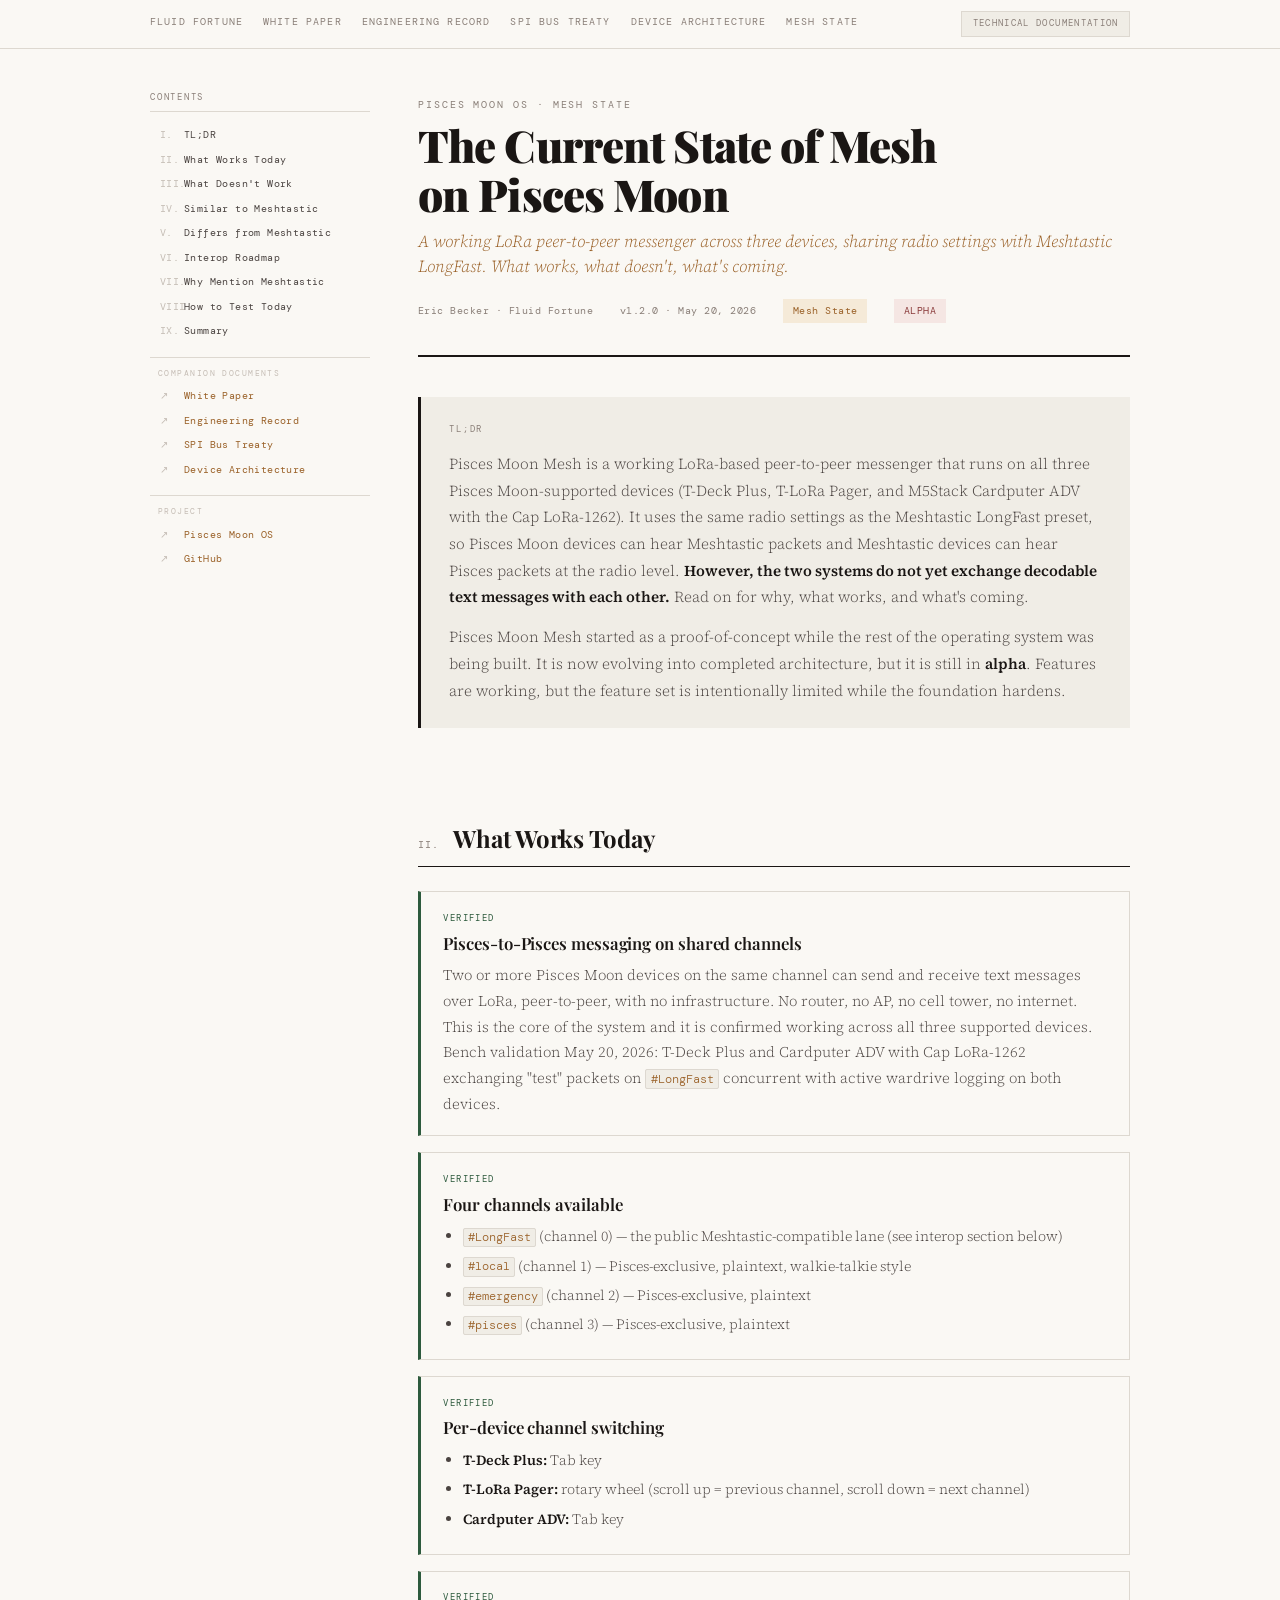
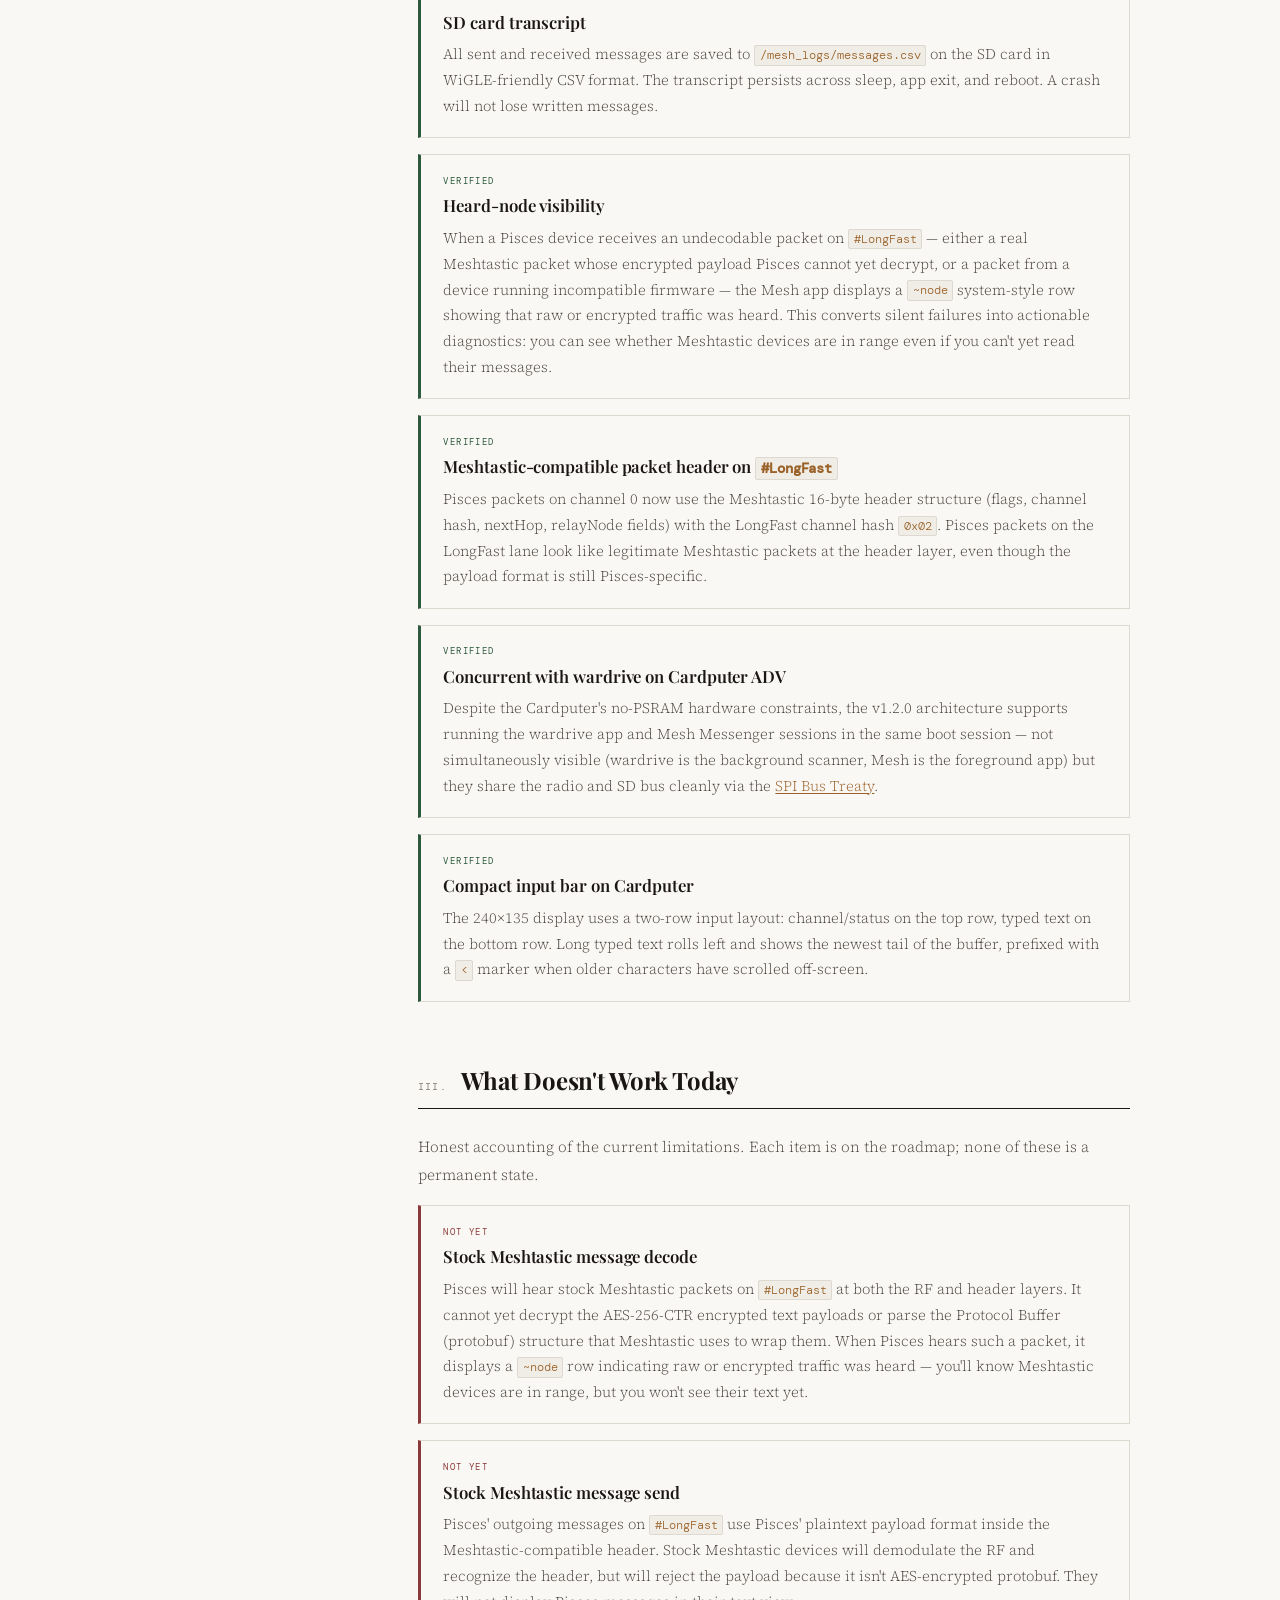
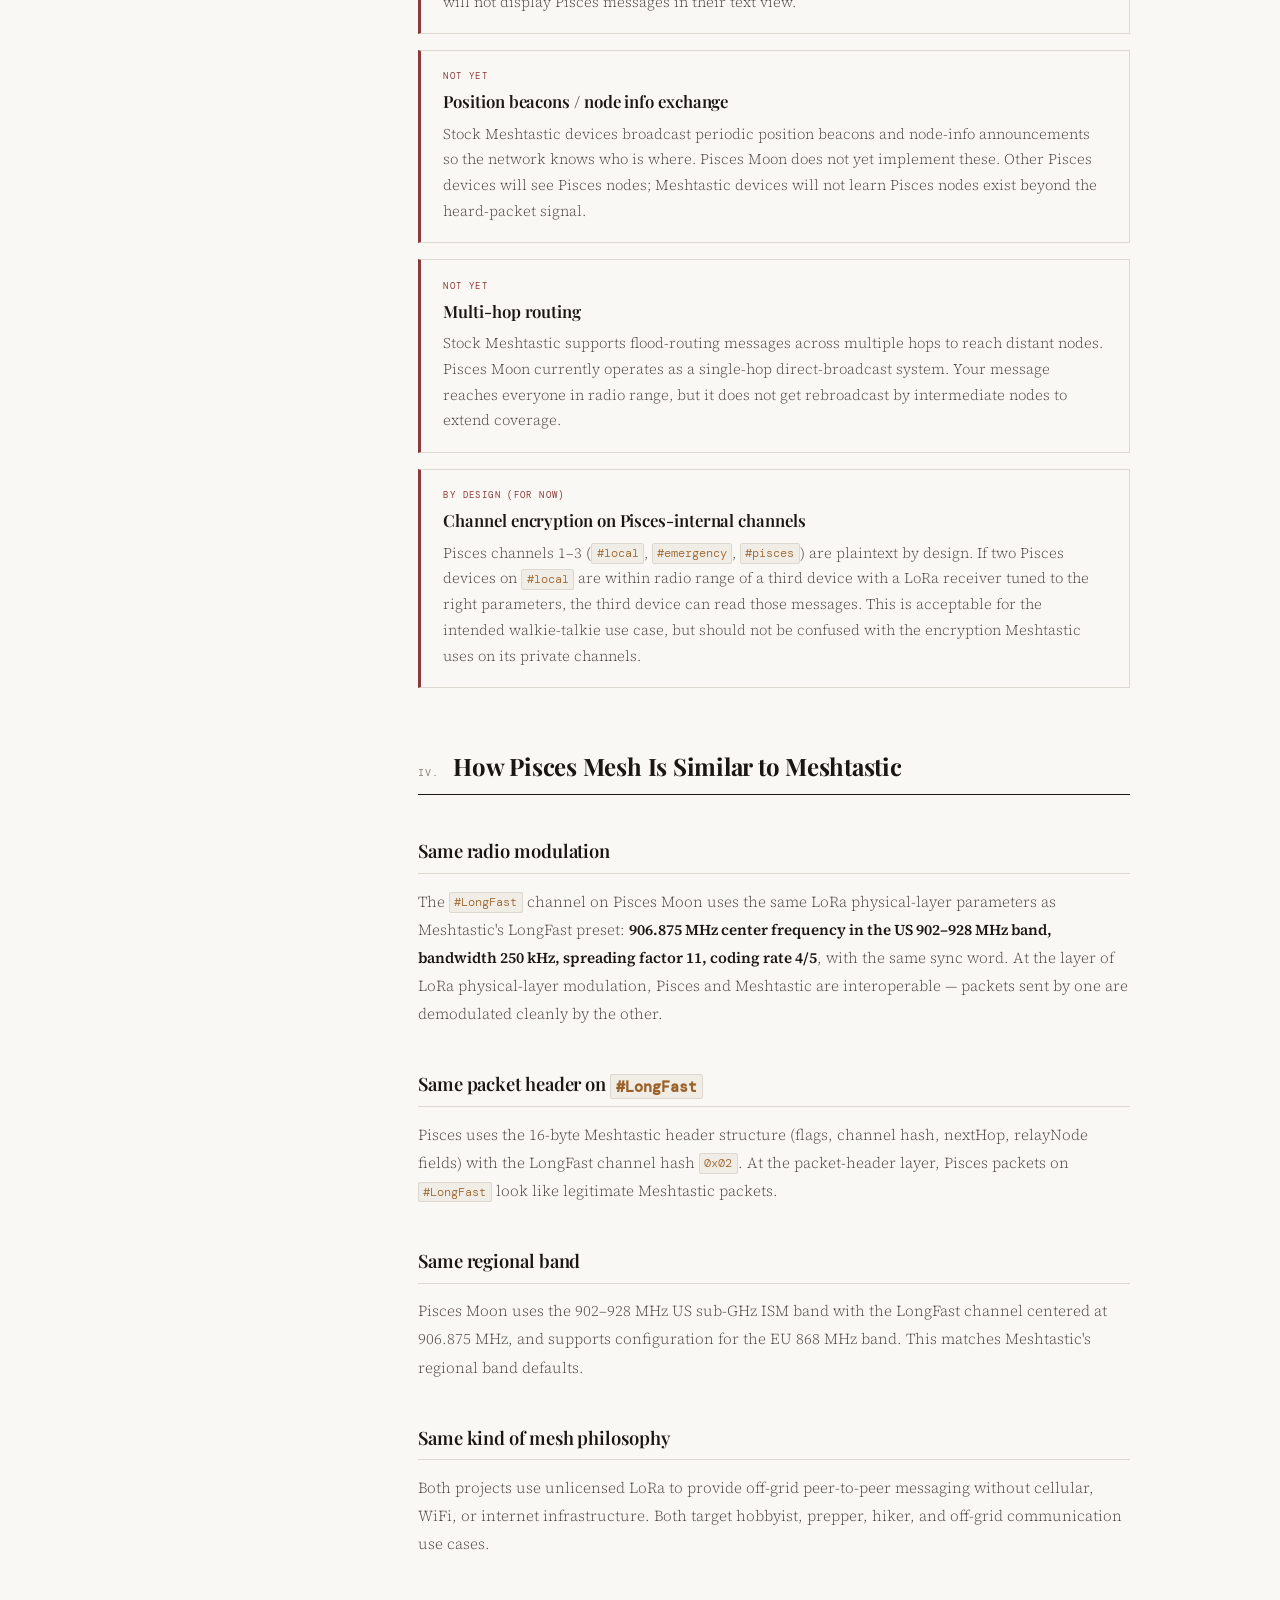
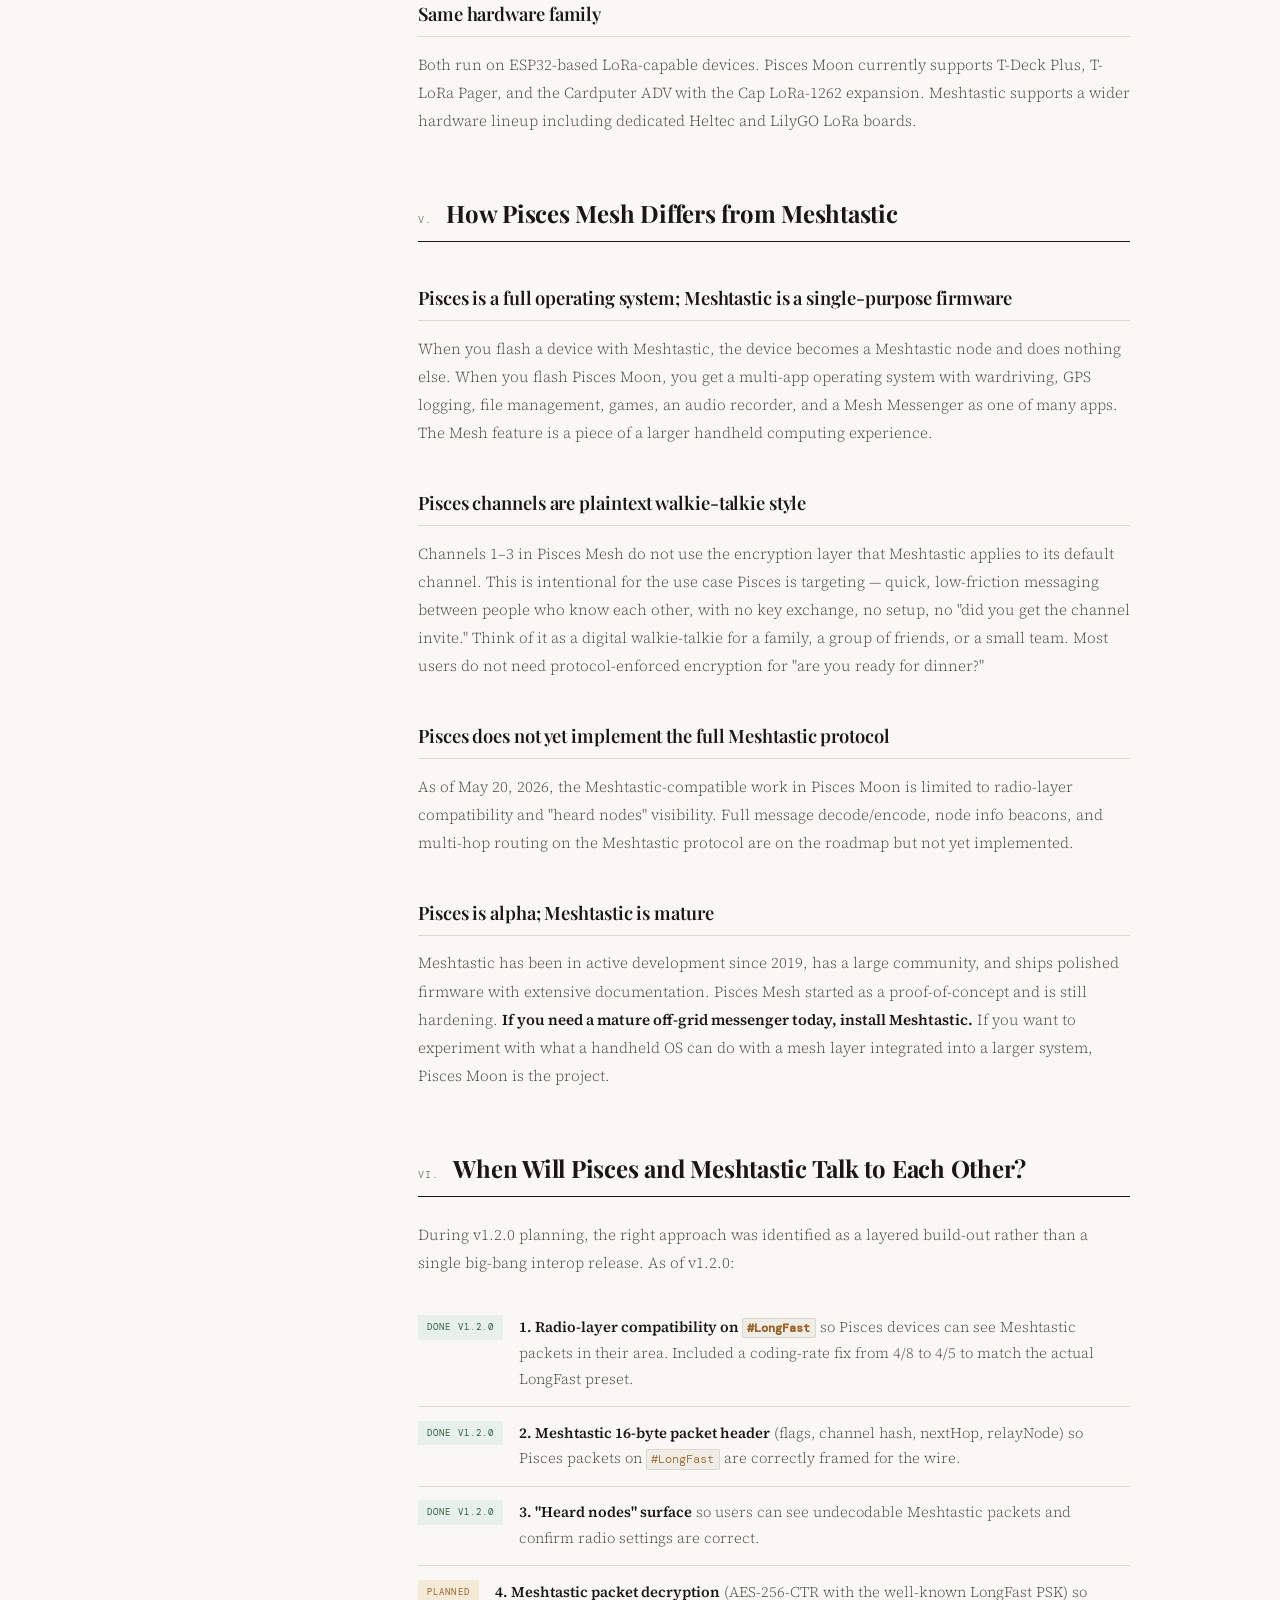
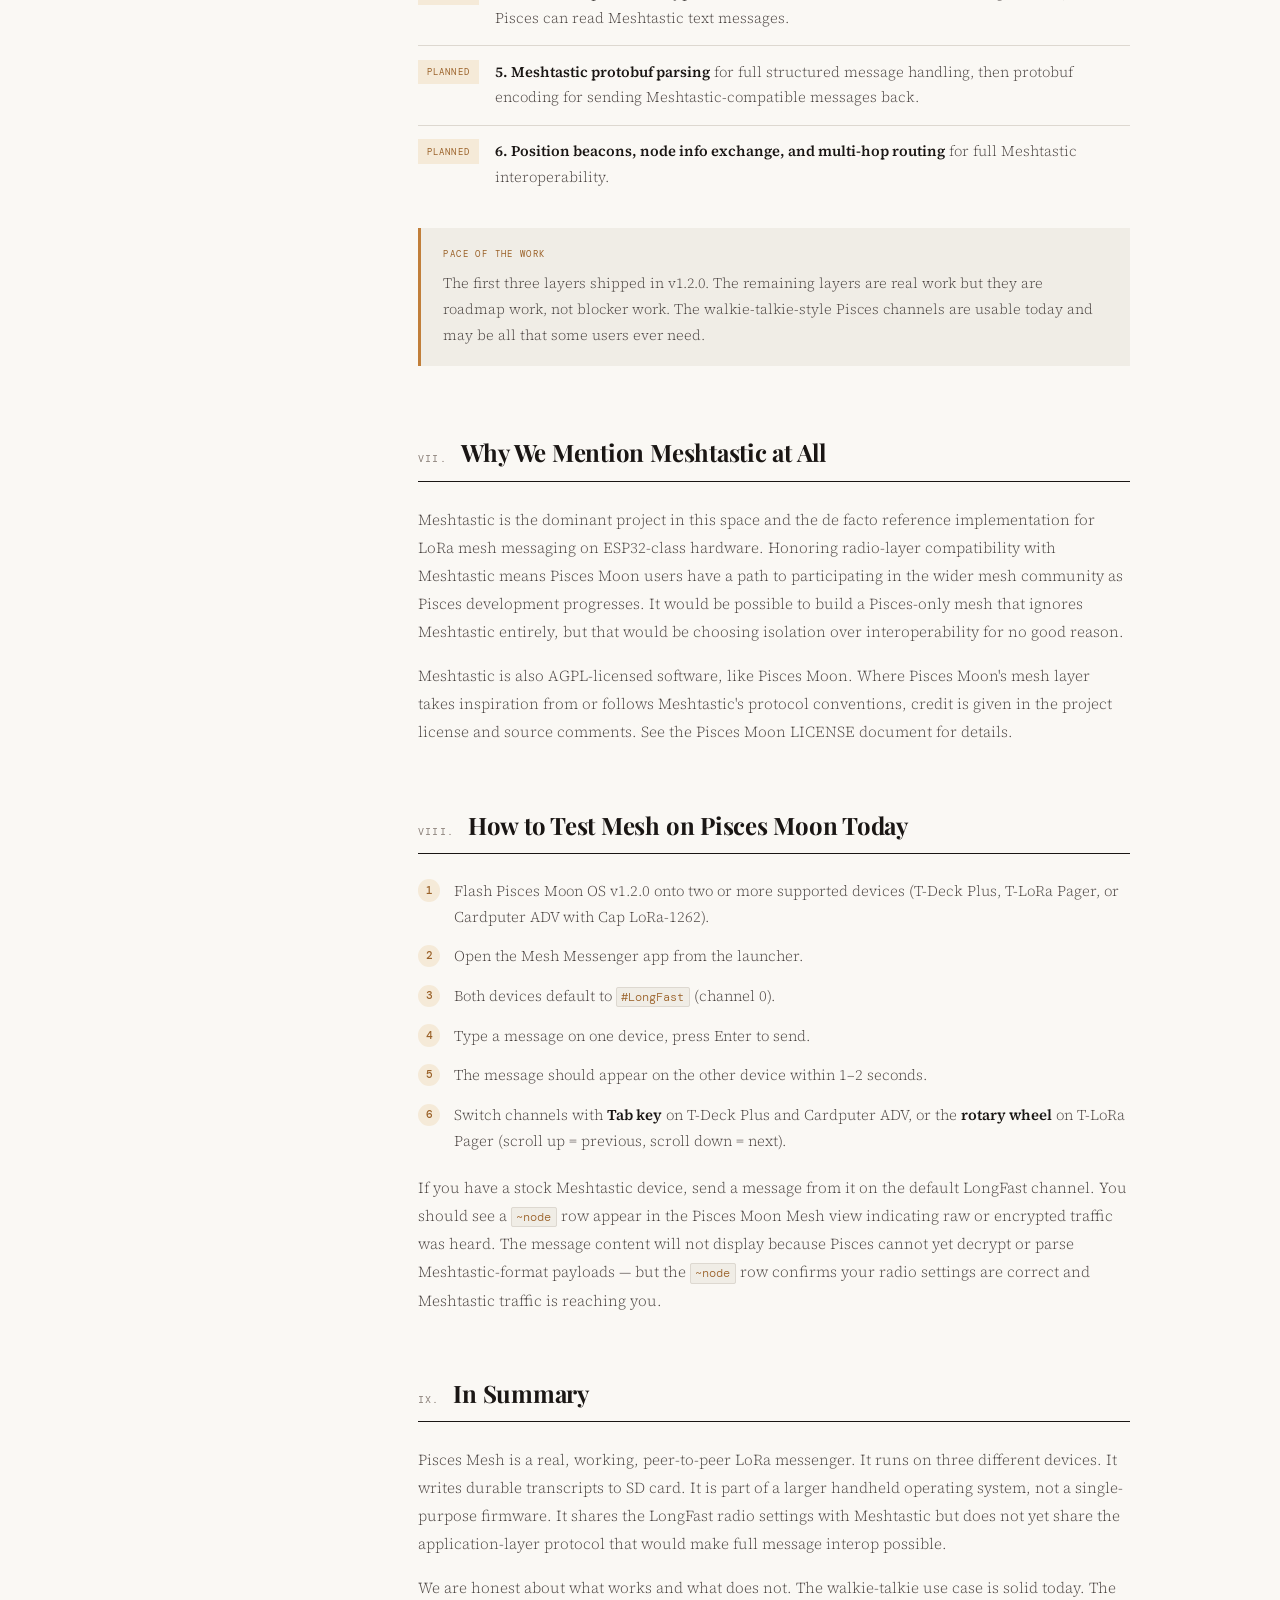
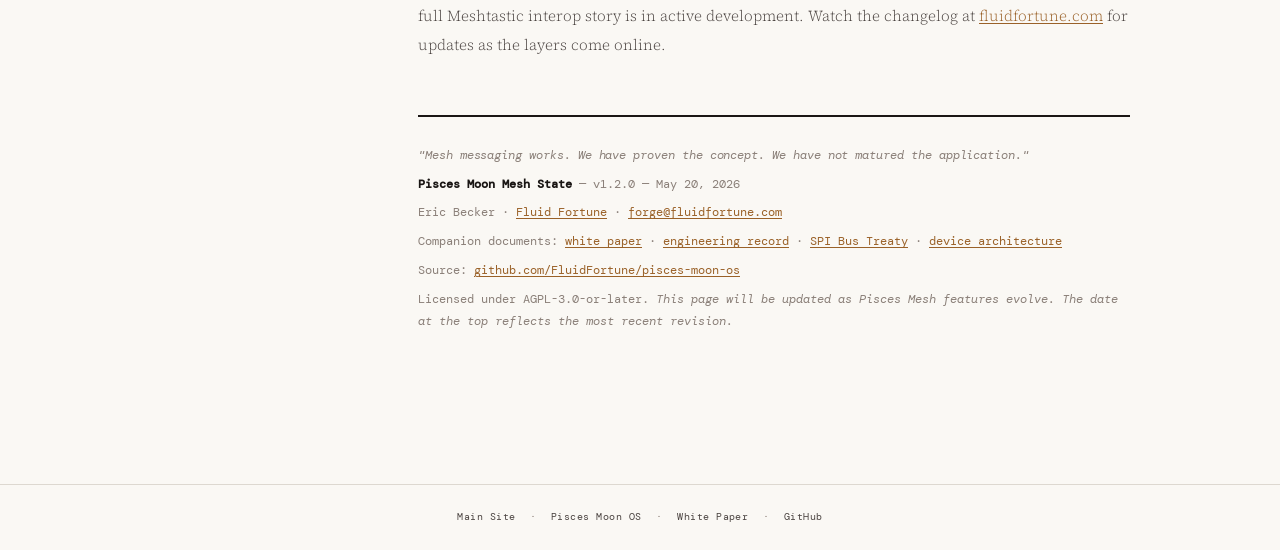
<file: mesh-state.html>
<!DOCTYPE html>
<html lang="en">
<head>
  <meta charset="UTF-8">
  <meta name="viewport" content="width=device-width, initial-scale=1.0">
  <title>Mesh State | Pisces Moon OS — LoRa Mesh Messenger Status</title>
  <meta name="description" content="The current state of Pisces Moon Mesh — a working LoRa peer-to-peer messenger that shares radio-layer compatibility with Meshtastic. What works, what doesn't, what's coming. v1.2.0 Alpha.">
  <link rel="canonical" href="https://fluidfortune.com/mesh-state.html">

  <meta property="og:type" content="article">
  <meta property="og:url" content="https://fluidfortune.com/mesh-state.html">
  <meta property="og:title" content="Mesh State | Pisces Moon OS">
  <meta property="og:description" content="LoRa mesh messenger running on three ESP32-S3 devices including the no-PSRAM Cardputer ADV. Same radio settings as Meshtastic LongFast. What works, what doesn't, what's coming.">
  <meta property="og:image" content="https://fluidfortune.com/courtjester.jpg">

  <link rel="preconnect" href="https://fonts.googleapis.com">
  <link rel="preload" as="style" href="https://fonts.googleapis.com/css2?family=Playfair+Display:ital,wght@0,400;0,600;0,900;1,400&family=Source+Serif+4:ital,opsz,wght@0,8..60,300;0,8..60,400;0,8..60,600;1,8..60,300&family=DM+Mono:wght@300;400;500&display=swap" onload="this.onload=null;this.rel='stylesheet'">
  <noscript><link rel="stylesheet" href="https://fonts.googleapis.com/css2?family=Playfair+Display:ital,wght@0,400;0,600;0,900;1,400&family=Source+Serif+4:ital,opsz,wght@0,8..60,300;0,8..60,400;0,8..60,600;1,8..60,300&family=DM+Mono:wght@300;400;500&display=swap"></noscript>

  <style>
    :root{
      --paper:#faf8f4; --paper-dark:#f0ede6; --ink:#1a1614; --ink-mid:#4a4340; --ink-light:#8a7f78; --ink-faint:#c5bdb5;
      --accent:#c17f3a; --accent-dim:#9a6128; --accent-pale:#f5ead8; --rule:#ddd8d0; --green:#2d5a3d; --green-pale:#e8f0eb;
      --red:#8a3a3a; --red-pale:#f5e6e3;
      --font-disp:'Playfair Display',Georgia,serif; --font-body:'Source Serif 4',Georgia,serif; --font-mono:'DM Mono',monospace;
      --max-w:760px; --toc-w:220px;
    }
    *,*::before,*::after{box-sizing:border-box;margin:0;padding:0}
    html{font-size:16px;scroll-behavior:smooth}
    body{background:var(--paper);color:var(--ink);font-family:var(--font-body);line-height:1.75;-webkit-font-smoothing:antialiased}

    nav.top{border-bottom:1px solid var(--rule);position:sticky;top:0;background:var(--paper);z-index:100}
    nav.top .nav-inner{max-width:calc(var(--max-w) + var(--toc-w) + 4rem);margin:0 auto;padding:0 2rem;display:flex;gap:1.25rem;align-items:center;flex-wrap:wrap}
    nav.top a{font-family:var(--font-mono);font-size:.6rem;letter-spacing:.12em;color:var(--ink-light);text-decoration:none;padding:.9rem 0;border-bottom:2px solid transparent;transition:.15s;display:inline-block}
    nav.top a:hover{color:var(--accent);border-bottom-color:var(--accent)}
    nav.top .doc-label{margin-left:auto;font-family:var(--font-mono);font-size:.56rem;letter-spacing:.15em;color:var(--ink-light);border:1px solid var(--rule);padding:.25rem .65rem;background:var(--paper-dark)}

    .layout{display:flex;max-width:calc(var(--max-w) + var(--toc-w) + 4rem);margin:0 auto;padding:0 2rem;gap:3rem;align-items:flex-start}
    .toc{width:var(--toc-w);flex-shrink:0;position:sticky;top:50px;padding:2.5rem 0;max-height:calc(100vh - 50px);overflow-y:auto}
    .toc-label{font-family:var(--font-mono);font-size:.55rem;letter-spacing:.2em;color:var(--ink-light);margin-bottom:.75rem;padding-bottom:.4rem;border-bottom:1px solid var(--rule);display:block;text-transform:uppercase}
    .toc a{display:block;font-family:var(--font-mono);font-size:.62rem;color:var(--ink-mid);text-decoration:none;padding:.25rem 0 .25rem .5rem;letter-spacing:.04em;transition:.15s;border-left:2px solid transparent;margin-bottom:.1rem;line-height:1.5}
    .toc a:hover{color:var(--accent);border-left-color:var(--accent)}
    .toc a .num{color:var(--ink-faint);display:inline-block;width:1.5rem}
    .toc-divider{border-top:1px solid var(--rule);margin:.85rem 0 .5rem}
    .toc-divider-label{font-family:var(--font-mono);font-size:.5rem;letter-spacing:.18em;color:var(--ink-faint);text-transform:uppercase;padding:0 0 .35rem .5rem}
    .toc a.ext{color:var(--accent-dim)}
    ::-webkit-scrollbar{width:4px}::-webkit-scrollbar-track{background:var(--paper)}::-webkit-scrollbar-thumb{background:var(--rule)}

    .content{flex:1;min-width:0;padding:3rem 0 6rem;max-width:var(--max-w)}

    .masthead{border-bottom:2px solid var(--ink);padding-bottom:2rem;margin-bottom:2.5rem}
    .masthead-eyebrow{font-family:var(--font-mono);font-size:.6rem;letter-spacing:.2em;color:var(--ink-light);margin-bottom:.5rem;text-transform:uppercase}
    .masthead-title{font-family:var(--font-disp);font-size:clamp(2rem,5vw,2.75rem);font-weight:900;letter-spacing:-.02em;line-height:1.1;color:var(--ink);margin-bottom:.65rem}
    .masthead-sub{font-family:var(--font-body);font-size:1.05rem;color:var(--accent-dim);font-style:italic;font-weight:300;line-height:1.5;margin-bottom:1.25rem}
    .masthead-meta{font-family:var(--font-mono);font-size:.62rem;color:var(--ink-light);letter-spacing:.05em;line-height:1.95}
    .masthead-meta span{display:inline-block;margin-right:1.25rem}
    .masthead-meta .ver{color:var(--accent-dim);border:1px solid var(--accent-pale);background:var(--accent-pale);padding:.1rem .55rem}
    .masthead-meta .alpha{color:var(--red);border:1px solid var(--red-pale);background:var(--red-pale);padding:.1rem .55rem}

    .abstract{background:var(--paper-dark);border-left:3px solid var(--ink);padding:1.5rem 1.75rem;margin-bottom:3rem}
    .abstract-label{font-family:var(--font-mono);font-size:.58rem;letter-spacing:.2em;color:var(--ink-light);margin-bottom:.85rem;text-transform:uppercase}
    .abstract p{font-family:var(--font-body);font-size:.95rem;color:var(--ink-mid);line-height:1.75;margin-bottom:.85rem;font-weight:300}
    .abstract p:last-child{margin-bottom:0}
    .abstract strong{color:var(--ink);font-weight:600}

    section.s{padding-top:3rem}
    .s-header{display:flex;align-items:baseline;gap:.85rem;padding-bottom:.75rem;border-bottom:1.5px solid var(--ink);margin-bottom:1.5rem}
    .s-num{font-family:var(--font-mono);font-size:.65rem;color:var(--ink-light);letter-spacing:.12em;flex-shrink:0}
    .s-title{font-family:var(--font-disp);font-size:1.5rem;font-weight:700;color:var(--ink);letter-spacing:-.01em;line-height:1.2}

    p{font-size:.95rem;color:var(--ink-mid);line-height:1.85;margin-bottom:1rem;font-weight:300}
    strong{color:var(--ink);font-weight:600}
    em{font-style:italic}
    a{color:var(--accent-dim);text-decoration:underline;text-decoration-thickness:1px;text-underline-offset:2px;transition:.15s}
    a:hover{color:var(--accent)}
    code{font-family:var(--font-mono);font-size:.82em;color:var(--accent-dim);background:var(--paper-dark);padding:.1em .35em;border:1px solid var(--rule);border-radius:2px}
    ol,ul{margin:.85rem 0 1.25rem 1.5rem}
    li{font-size:.93rem;color:var(--ink-mid);line-height:1.8;margin-bottom:.5rem;font-weight:300}
    li strong{color:var(--ink)}
    blockquote{border-left:3px solid var(--ink-faint);padding:.25rem 1.25rem;margin:1.5rem 0}
    blockquote p{font-style:italic;font-size:.95rem;color:var(--ink-mid);margin-bottom:0}
    h3.subhead{font-family:var(--font-disp);font-size:1.15rem;font-weight:600;color:var(--ink);letter-spacing:-.005em;margin:2.5rem 0 .85rem;padding-bottom:.35rem;border-bottom:1px solid var(--rule)}

    .item{background:var(--paper);border:1px solid var(--rule);border-left:3px solid var(--green);padding:1.1rem 1.4rem;margin:1rem 0}
    .item.no{border-left-color:var(--red)}
    .item-label{font-family:var(--font-mono);font-size:.58rem;letter-spacing:.15em;color:var(--green);text-transform:uppercase;margin-bottom:.4rem}
    .item.no .item-label{color:var(--red)}
    .item-title{font-family:var(--font-disp);font-size:1.05rem;font-weight:600;color:var(--ink);letter-spacing:-.005em;line-height:1.3;margin-bottom:.55rem}
    .item-text{font-size:.92rem;color:var(--ink-mid);line-height:1.75;font-weight:300}
    .item-text:last-child{margin-bottom:0}
    .item ul{margin:.5rem 0 .25rem 1.25rem}
    .item li{font-size:.88rem;margin-bottom:.25rem}

    .callout{background:var(--paper-dark);border-left:3px solid var(--accent);padding:1.1rem 1.4rem;margin:1.5rem 0}
    .callout .c-label{font-family:var(--font-mono);font-size:.58rem;letter-spacing:.15em;color:var(--accent-dim);margin-bottom:.55rem;text-transform:uppercase}
    .callout p{font-size:.9rem;color:var(--ink-mid);line-height:1.8;margin-bottom:.65rem;font-weight:300}
    .callout p:last-child{margin-bottom:0}
    .callout strong{color:var(--ink)}

    .roadmap{margin:1.5rem 0}
    .roadmap-item{display:flex;gap:1rem;padding:.85rem 0;border-bottom:1px solid var(--rule)}
    .roadmap-item:last-child{border-bottom:0}
    .roadmap-status{font-family:var(--font-mono);font-size:.58rem;letter-spacing:.12em;text-transform:uppercase;padding:.2rem .5rem;border:1px solid var(--rule);flex-shrink:0;align-self:flex-start;white-space:nowrap}
    .roadmap-status.done{color:var(--green);background:var(--green-pale);border-color:var(--green-pale)}
    .roadmap-status.planned{color:var(--accent-dim);background:var(--accent-pale);border-color:var(--accent-pale)}
    .roadmap-text{font-size:.92rem;color:var(--ink-mid);line-height:1.75;font-weight:300}
    .roadmap-text strong{color:var(--ink)}

    .test-steps{counter-reset:step;padding:0;list-style:none;margin:1.25rem 0}
    .test-steps li{counter-increment:step;padding-left:2.25rem;position:relative;font-size:.93rem;line-height:1.75;margin-bottom:.85rem;color:var(--ink-mid);font-weight:300}
    .test-steps li::before{content:counter(step);position:absolute;left:0;top:.1rem;font-family:var(--font-mono);font-size:.7rem;color:var(--accent-dim);background:var(--accent-pale);border-radius:50%;width:1.4rem;height:1.4rem;display:flex;align-items:center;justify-content:center;font-weight:500}

    .closing{border-top:2px solid var(--ink);margin-top:3.5rem;padding-top:1.75rem}
    .closing-quote{font-family:var(--font-disp);font-size:1.25rem;font-style:italic;font-weight:400;color:var(--ink);line-height:1.4;margin-bottom:1.25rem;letter-spacing:-.005em}
    .closing p{font-family:var(--font-mono);font-size:.72rem;color:var(--ink-light);line-height:1.95;margin-bottom:.4rem;font-weight:400}
    .closing strong{color:var(--ink)}
    .closing a{color:var(--accent-dim)}

    .site-footer{border-top:1px solid var(--rule);padding:1.5rem 0;text-align:center;font-family:var(--font-mono);font-size:.6rem;color:var(--ink-light);letter-spacing:.05em;margin-top:3rem}
    .site-footer a{color:var(--ink-mid);text-decoration:none;margin:0 .5rem}
    .site-footer a:hover{color:var(--accent)}

    @media(max-width:900px){
      .layout{flex-direction:column;padding:0 1.5rem}
      .toc{width:100%;position:static;padding:2rem 0 0;max-height:none}
      .content{padding:2rem 0 4rem}
      nav.top .nav-inner{padding:0 1.5rem}
    }
    @media(max-width:600px){.masthead-meta span{display:block;margin-bottom:.25rem}}
  </style>
</head>
<body>

<nav class="top">
  <div class="nav-inner">
    <a href="https://fluidfortune.com">FLUID FORTUNE</a>
    <a href="sovereignty.html">WHITE PAPER</a>
    <a href="engineering-record.html">ENGINEERING RECORD</a>
    <a href="spi-bus-treaty.html">SPI BUS TREATY</a>
    <a href="device-architecture.html">DEVICE ARCHITECTURE</a>
    <a href="mesh-state.html">MESH STATE</a>
    <span class="doc-label">TECHNICAL DOCUMENTATION</span>
  </div>
</nav>

<div class="layout">

  <aside class="toc">
    <span class="toc-label">Contents</span>
    <a href="#tldr"><span class="num">I.</span>TL;DR</a>
    <a href="#works"><span class="num">II.</span>What Works Today</a>
    <a href="#doesnt"><span class="num">III.</span>What Doesn't Work</a>
    <a href="#similar"><span class="num">IV.</span>Similar to Meshtastic</a>
    <a href="#differs"><span class="num">V.</span>Differs from Meshtastic</a>
    <a href="#roadmap"><span class="num">VI.</span>Interop Roadmap</a>
    <a href="#why"><span class="num">VII.</span>Why Mention Meshtastic</a>
    <a href="#test"><span class="num">VIII.</span>How to Test Today</a>
    <a href="#summary"><span class="num">IX.</span>Summary</a>
    <div class="toc-divider"></div>
    <div class="toc-divider-label">Companion Documents</div>
    <a href="sovereignty.html" class="ext"><span class="num">↗</span>White Paper</a>
    <a href="engineering-record.html" class="ext"><span class="num">↗</span>Engineering Record</a>
    <a href="spi-bus-treaty.html" class="ext"><span class="num">↗</span>SPI Bus Treaty</a>
    <a href="device-architecture.html" class="ext"><span class="num">↗</span>Device Architecture</a>
    <div class="toc-divider"></div>
    <div class="toc-divider-label">Project</div>
    <a href="pisces-moon.html" class="ext"><span class="num">↗</span>Pisces Moon OS</a>
    <a href="https://github.com/FluidFortune/pisces-moon-os" class="ext"><span class="num">↗</span>GitHub</a>
  </aside>

  <main class="content">

    <div class="masthead">
      <div class="masthead-eyebrow">Pisces Moon OS · Mesh State</div>
      <h1 class="masthead-title">The Current State of Mesh<br>on Pisces Moon</h1>
      <p class="masthead-sub">A working LoRa peer-to-peer messenger across three devices, sharing radio settings with Meshtastic LongFast. What works, what doesn't, what's coming.</p>
      <div class="masthead-meta">
        <span>Eric Becker · Fluid Fortune</span>
        <span>v1.2.0 · May 20, 2026</span>
        <span class="ver">Mesh State</span>
        <span class="alpha">ALPHA</span>
      </div>
    </div>

    <div class="abstract">
      <div class="abstract-label">TL;DR</div>
      <p>Pisces Moon Mesh is a working LoRa-based peer-to-peer messenger that runs on all three Pisces Moon-supported devices (T-Deck Plus, T-LoRa Pager, and M5Stack Cardputer ADV with the Cap LoRa-1262). It uses the same radio settings as the Meshtastic LongFast preset, so Pisces Moon devices can hear Meshtastic packets and Meshtastic devices can hear Pisces packets at the radio level. <strong>However, the two systems do not yet exchange decodable text messages with each other.</strong> Read on for why, what works, and what's coming.</p>
      <p>Pisces Moon Mesh started as a proof-of-concept while the rest of the operating system was being built. It is now evolving into completed architecture, but it is still in <strong>alpha</strong>. Features are working, but the feature set is intentionally limited while the foundation hardens.</p>
    </div>

    <!-- I. TL;DR section is the abstract above; keep anchor for TOC -->
    <section class="s" id="tldr" style="padding-top:0">
    </section>

    <!-- II. WHAT WORKS -->
    <section class="s" id="works">
      <div class="s-header"><div class="s-num">II.</div><h2 class="s-title">What Works Today</h2></div>

      <div class="item">
        <div class="item-label">Verified</div>
        <div class="item-title">Pisces-to-Pisces messaging on shared channels</div>
        <div class="item-text">Two or more Pisces Moon devices on the same channel can send and receive text messages over LoRa, peer-to-peer, with no infrastructure. No router, no AP, no cell tower, no internet. This is the core of the system and it is confirmed working across all three supported devices. Bench validation May 20, 2026: T-Deck Plus and Cardputer ADV with Cap LoRa-1262 exchanging "test" packets on <code>#LongFast</code> concurrent with active wardrive logging on both devices.</div>
      </div>

      <div class="item">
        <div class="item-label">Verified</div>
        <div class="item-title">Four channels available</div>
        <div class="item-text">
          <ul>
            <li><code>#LongFast</code> (channel 0) — the public Meshtastic-compatible lane (see interop section below)</li>
            <li><code>#local</code> (channel 1) — Pisces-exclusive, plaintext, walkie-talkie style</li>
            <li><code>#emergency</code> (channel 2) — Pisces-exclusive, plaintext</li>
            <li><code>#pisces</code> (channel 3) — Pisces-exclusive, plaintext</li>
          </ul>
        </div>
      </div>

      <div class="item">
        <div class="item-label">Verified</div>
        <div class="item-title">Per-device channel switching</div>
        <div class="item-text">
          <ul>
            <li><strong>T-Deck Plus:</strong> Tab key</li>
            <li><strong>T-LoRa Pager:</strong> rotary wheel (scroll up = previous channel, scroll down = next channel)</li>
            <li><strong>Cardputer ADV:</strong> Tab key</li>
          </ul>
        </div>
      </div>

      <div class="item">
        <div class="item-label">Verified</div>
        <div class="item-title">SD card transcript</div>
        <div class="item-text">All sent and received messages are saved to <code>/mesh_logs/messages.csv</code> on the SD card in WiGLE-friendly CSV format. The transcript persists across sleep, app exit, and reboot. A crash will not lose written messages.</div>
      </div>

      <div class="item">
        <div class="item-label">Verified</div>
        <div class="item-title">Heard-node visibility</div>
        <div class="item-text">When a Pisces device receives an undecodable packet on <code>#LongFast</code> — either a real Meshtastic packet whose encrypted payload Pisces cannot yet decrypt, or a packet from a device running incompatible firmware — the Mesh app displays a <code>~node</code> system-style row showing that raw or encrypted traffic was heard. This converts silent failures into actionable diagnostics: you can see whether Meshtastic devices are in range even if you can't yet read their messages.</div>
      </div>

      <div class="item">
        <div class="item-label">Verified</div>
        <div class="item-title">Meshtastic-compatible packet header on <code>#LongFast</code></div>
        <div class="item-text">Pisces packets on channel 0 now use the Meshtastic 16-byte header structure (flags, channel hash, nextHop, relayNode fields) with the LongFast channel hash <code>0x02</code>. Pisces packets on the LongFast lane look like legitimate Meshtastic packets at the header layer, even though the payload format is still Pisces-specific.</div>
      </div>

      <div class="item">
        <div class="item-label">Verified</div>
        <div class="item-title">Concurrent with wardrive on Cardputer ADV</div>
        <div class="item-text">Despite the Cardputer's no-PSRAM hardware constraints, the v1.2.0 architecture supports running the wardrive app and Mesh Messenger sessions in the same boot session — not simultaneously visible (wardrive is the background scanner, Mesh is the foreground app) but they share the radio and SD bus cleanly via the <a href="spi-bus-treaty.html">SPI Bus Treaty</a>.</div>
      </div>

      <div class="item">
        <div class="item-label">Verified</div>
        <div class="item-title">Compact input bar on Cardputer</div>
        <div class="item-text">The 240×135 display uses a two-row input layout: channel/status on the top row, typed text on the bottom row. Long typed text rolls left and shows the newest tail of the buffer, prefixed with a <code>&lt;</code> marker when older characters have scrolled off-screen.</div>
      </div>
    </section>

    <!-- III. WHAT DOESN'T WORK -->
    <section class="s" id="doesnt">
      <div class="s-header"><div class="s-num">III.</div><h2 class="s-title">What Doesn't Work Today</h2></div>

      <p>Honest accounting of the current limitations. Each item is on the roadmap; none of these is a permanent state.</p>

      <div class="item no">
        <div class="item-label">Not yet</div>
        <div class="item-title">Stock Meshtastic message decode</div>
        <div class="item-text">Pisces will hear stock Meshtastic packets on <code>#LongFast</code> at both the RF and header layers. It cannot yet decrypt the AES-256-CTR encrypted text payloads or parse the Protocol Buffer (protobuf) structure that Meshtastic uses to wrap them. When Pisces hears such a packet, it displays a <code>~node</code> row indicating raw or encrypted traffic was heard — you'll know Meshtastic devices are in range, but you won't see their text yet.</div>
      </div>

      <div class="item no">
        <div class="item-label">Not yet</div>
        <div class="item-title">Stock Meshtastic message send</div>
        <div class="item-text">Pisces' outgoing messages on <code>#LongFast</code> use Pisces' plaintext payload format inside the Meshtastic-compatible header. Stock Meshtastic devices will demodulate the RF and recognize the header, but will reject the payload because it isn't AES-encrypted protobuf. They will not display Pisces messages in their text view.</div>
      </div>

      <div class="item no">
        <div class="item-label">Not yet</div>
        <div class="item-title">Position beacons / node info exchange</div>
        <div class="item-text">Stock Meshtastic devices broadcast periodic position beacons and node-info announcements so the network knows who is where. Pisces Moon does not yet implement these. Other Pisces devices will see Pisces nodes; Meshtastic devices will not learn Pisces nodes exist beyond the heard-packet signal.</div>
      </div>

      <div class="item no">
        <div class="item-label">Not yet</div>
        <div class="item-title">Multi-hop routing</div>
        <div class="item-text">Stock Meshtastic supports flood-routing messages across multiple hops to reach distant nodes. Pisces Moon currently operates as a single-hop direct-broadcast system. Your message reaches everyone in radio range, but it does not get rebroadcast by intermediate nodes to extend coverage.</div>
      </div>

      <div class="item no">
        <div class="item-label">By design (for now)</div>
        <div class="item-title">Channel encryption on Pisces-internal channels</div>
        <div class="item-text">Pisces channels 1–3 (<code>#local</code>, <code>#emergency</code>, <code>#pisces</code>) are plaintext by design. If two Pisces devices on <code>#local</code> are within radio range of a third device with a LoRa receiver tuned to the right parameters, the third device can read those messages. This is acceptable for the intended walkie-talkie use case, but should not be confused with the encryption Meshtastic uses on its private channels.</div>
      </div>
    </section>

    <!-- IV. SIMILAR TO MESHTASTIC -->
    <section class="s" id="similar">
      <div class="s-header"><div class="s-num">IV.</div><h2 class="s-title">How Pisces Mesh Is Similar to Meshtastic</h2></div>

      <h3 class="subhead">Same radio modulation</h3>
      <p>The <code>#LongFast</code> channel on Pisces Moon uses the same LoRa physical-layer parameters as Meshtastic's LongFast preset: <strong>906.875 MHz center frequency in the US 902–928 MHz band, bandwidth 250 kHz, spreading factor 11, coding rate 4/5</strong>, with the same sync word. At the layer of LoRa physical-layer modulation, Pisces and Meshtastic are interoperable — packets sent by one are demodulated cleanly by the other.</p>

      <h3 class="subhead">Same packet header on <code>#LongFast</code></h3>
      <p>Pisces uses the 16-byte Meshtastic header structure (flags, channel hash, nextHop, relayNode fields) with the LongFast channel hash <code>0x02</code>. At the packet-header layer, Pisces packets on <code>#LongFast</code> look like legitimate Meshtastic packets.</p>

      <h3 class="subhead">Same regional band</h3>
      <p>Pisces Moon uses the 902–928 MHz US sub-GHz ISM band with the LongFast channel centered at 906.875 MHz, and supports configuration for the EU 868 MHz band. This matches Meshtastic's regional band defaults.</p>

      <h3 class="subhead">Same kind of mesh philosophy</h3>
      <p>Both projects use unlicensed LoRa to provide off-grid peer-to-peer messaging without cellular, WiFi, or internet infrastructure. Both target hobbyist, prepper, hiker, and off-grid communication use cases.</p>

      <h3 class="subhead">Same hardware family</h3>
      <p>Both run on ESP32-based LoRa-capable devices. Pisces Moon currently supports T-Deck Plus, T-LoRa Pager, and the Cardputer ADV with the Cap LoRa-1262 expansion. Meshtastic supports a wider hardware lineup including dedicated Heltec and LilyGO LoRa boards.</p>
    </section>

    <!-- V. DIFFERS FROM MESHTASTIC -->
    <section class="s" id="differs">
      <div class="s-header"><div class="s-num">V.</div><h2 class="s-title">How Pisces Mesh Differs from Meshtastic</h2></div>

      <h3 class="subhead">Pisces is a full operating system; Meshtastic is a single-purpose firmware</h3>
      <p>When you flash a device with Meshtastic, the device becomes a Meshtastic node and does nothing else. When you flash Pisces Moon, you get a multi-app operating system with wardriving, GPS logging, file management, games, an audio recorder, and a Mesh Messenger as one of many apps. The Mesh feature is a piece of a larger handheld computing experience.</p>

      <h3 class="subhead">Pisces channels are plaintext walkie-talkie style</h3>
      <p>Channels 1–3 in Pisces Mesh do not use the encryption layer that Meshtastic applies to its default channel. This is intentional for the use case Pisces is targeting — quick, low-friction messaging between people who know each other, with no key exchange, no setup, no "did you get the channel invite." Think of it as a digital walkie-talkie for a family, a group of friends, or a small team. Most users do not need protocol-enforced encryption for "are you ready for dinner?"</p>

      <h3 class="subhead">Pisces does not yet implement the full Meshtastic protocol</h3>
      <p>As of May 20, 2026, the Meshtastic-compatible work in Pisces Moon is limited to radio-layer compatibility and "heard nodes" visibility. Full message decode/encode, node info beacons, and multi-hop routing on the Meshtastic protocol are on the roadmap but not yet implemented.</p>

      <h3 class="subhead">Pisces is alpha; Meshtastic is mature</h3>
      <p>Meshtastic has been in active development since 2019, has a large community, and ships polished firmware with extensive documentation. Pisces Mesh started as a proof-of-concept and is still hardening. <strong>If you need a mature off-grid messenger today, install Meshtastic.</strong> If you want to experiment with what a handheld OS can do with a mesh layer integrated into a larger system, Pisces Moon is the project.</p>
    </section>

    <!-- VI. ROADMAP -->
    <section class="s" id="roadmap">
      <div class="s-header"><div class="s-num">VI.</div><h2 class="s-title">When Will Pisces and Meshtastic Talk to Each Other?</h2></div>

      <p>During v1.2.0 planning, the right approach was identified as a layered build-out rather than a single big-bang interop release. As of v1.2.0:</p>

      <div class="roadmap">
        <div class="roadmap-item">
          <div class="roadmap-status done">Done v1.2.0</div>
          <div class="roadmap-text"><strong>1. Radio-layer compatibility on <code>#LongFast</code></strong> so Pisces devices can see Meshtastic packets in their area. Included a coding-rate fix from 4/8 to 4/5 to match the actual LongFast preset.</div>
        </div>
        <div class="roadmap-item">
          <div class="roadmap-status done">Done v1.2.0</div>
          <div class="roadmap-text"><strong>2. Meshtastic 16-byte packet header</strong> (flags, channel hash, nextHop, relayNode) so Pisces packets on <code>#LongFast</code> are correctly framed for the wire.</div>
        </div>
        <div class="roadmap-item">
          <div class="roadmap-status done">Done v1.2.0</div>
          <div class="roadmap-text"><strong>3. "Heard nodes" surface</strong> so users can see undecodable Meshtastic packets and confirm radio settings are correct.</div>
        </div>
        <div class="roadmap-item">
          <div class="roadmap-status planned">Planned</div>
          <div class="roadmap-text"><strong>4. Meshtastic packet decryption</strong> (AES-256-CTR with the well-known LongFast PSK) so Pisces can read Meshtastic text messages.</div>
        </div>
        <div class="roadmap-item">
          <div class="roadmap-status planned">Planned</div>
          <div class="roadmap-text"><strong>5. Meshtastic protobuf parsing</strong> for full structured message handling, then protobuf encoding for sending Meshtastic-compatible messages back.</div>
        </div>
        <div class="roadmap-item">
          <div class="roadmap-status planned">Planned</div>
          <div class="roadmap-text"><strong>6. Position beacons, node info exchange, and multi-hop routing</strong> for full Meshtastic interoperability.</div>
        </div>
      </div>

      <div class="callout">
        <div class="c-label">Pace of the work</div>
        <p>The first three layers shipped in v1.2.0. The remaining layers are real work but they are roadmap work, not blocker work. The walkie-talkie-style Pisces channels are usable today and may be all that some users ever need.</p>
      </div>
    </section>

    <!-- VII. WHY MENTION MESHTASTIC -->
    <section class="s" id="why">
      <div class="s-header"><div class="s-num">VII.</div><h2 class="s-title">Why We Mention Meshtastic at All</h2></div>

      <p>Meshtastic is the dominant project in this space and the de facto reference implementation for LoRa mesh messaging on ESP32-class hardware. Honoring radio-layer compatibility with Meshtastic means Pisces Moon users have a path to participating in the wider mesh community as Pisces development progresses. It would be possible to build a Pisces-only mesh that ignores Meshtastic entirely, but that would be choosing isolation over interoperability for no good reason.</p>

      <p>Meshtastic is also AGPL-licensed software, like Pisces Moon. Where Pisces Moon's mesh layer takes inspiration from or follows Meshtastic's protocol conventions, credit is given in the project license and source comments. See the Pisces Moon LICENSE document for details.</p>
    </section>

    <!-- VIII. HOW TO TEST -->
    <section class="s" id="test">
      <div class="s-header"><div class="s-num">VIII.</div><h2 class="s-title">How to Test Mesh on Pisces Moon Today</h2></div>

      <ol class="test-steps">
        <li>Flash Pisces Moon OS v1.2.0 onto two or more supported devices (T-Deck Plus, T-LoRa Pager, or Cardputer ADV with Cap LoRa-1262).</li>
        <li>Open the Mesh Messenger app from the launcher.</li>
        <li>Both devices default to <code>#LongFast</code> (channel 0).</li>
        <li>Type a message on one device, press Enter to send.</li>
        <li>The message should appear on the other device within 1–2 seconds.</li>
        <li>Switch channels with <strong>Tab key</strong> on T-Deck Plus and Cardputer ADV, or the <strong>rotary wheel</strong> on T-LoRa Pager (scroll up = previous, scroll down = next).</li>
      </ol>

      <p>If you have a stock Meshtastic device, send a message from it on the default LongFast channel. You should see a <code>~node</code> row appear in the Pisces Moon Mesh view indicating raw or encrypted traffic was heard. The message content will not display because Pisces cannot yet decrypt or parse Meshtastic-format payloads — but the <code>~node</code> row confirms your radio settings are correct and Meshtastic traffic is reaching you.</p>
    </section>

    <!-- IX. SUMMARY -->
    <section class="s" id="summary">
      <div class="s-header"><div class="s-num">IX.</div><h2 class="s-title">In Summary</h2></div>

      <p>Pisces Mesh is a real, working, peer-to-peer LoRa messenger. It runs on three different devices. It writes durable transcripts to SD card. It is part of a larger handheld operating system, not a single-purpose firmware. It shares the LongFast radio settings with Meshtastic but does not yet share the application-layer protocol that would make full message interop possible.</p>

      <p>We are honest about what works and what does not. The walkie-talkie use case is solid today. The full Meshtastic interop story is in active development. Watch the changelog at <a href="https://fluidfortune.com">fluidfortune.com</a> for updates as the layers come online.</p>
    </section>

    <!-- CLOSING -->
    <div class="closing">
      <p class="closing-quote">"Mesh messaging works. We have proven the concept. We have not matured the application."</p>
      <p><strong>Pisces Moon Mesh State</strong> — v1.2.0 — May 20, 2026</p>
      <p>Eric Becker · <a href="https://fluidfortune.com">Fluid Fortune</a> · <a href="mailto:forge@fluidfortune.com">forge@fluidfortune.com</a></p>
      <p>Companion documents: <a href="sovereignty.html">white paper</a> · <a href="engineering-record.html">engineering record</a> · <a href="spi-bus-treaty.html">SPI Bus Treaty</a> · <a href="device-architecture.html">device architecture</a></p>
      <p>Source: <a href="https://github.com/FluidFortune/pisces-moon-os">github.com/FluidFortune/pisces-moon-os</a></p>
      <p>Licensed under AGPL-3.0-or-later. <em>This page will be updated as Pisces Mesh features evolve. The date at the top reflects the most recent revision.</em></p>
    </div>

  </main>
</div>

<footer class="site-footer">
  <a href="https://fluidfortune.com">Main Site</a> ·
  <a href="pisces-moon.html">Pisces Moon OS</a> ·
  <a href="sovereignty.html">White Paper</a> ·
  <a href="https://github.com/FluidFortune">GitHub</a>
</footer>

</body>
</html>
</file>
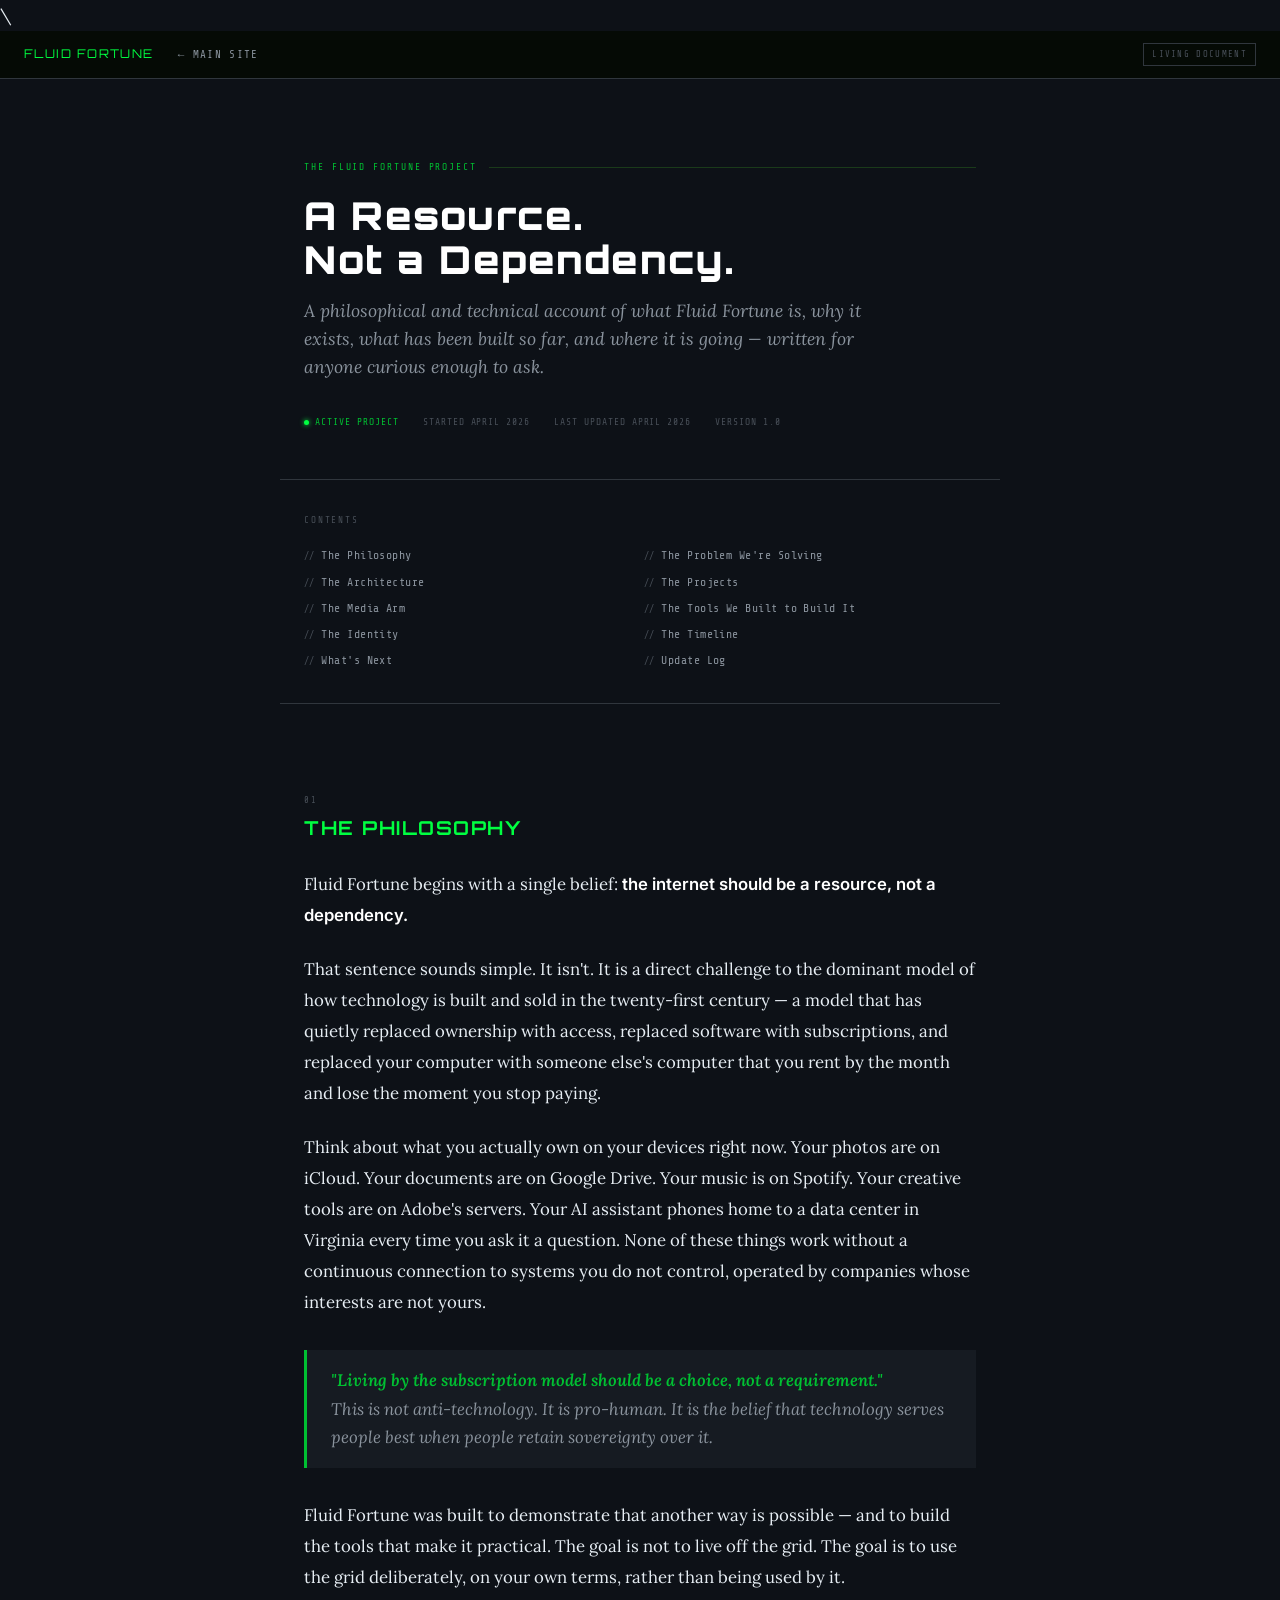
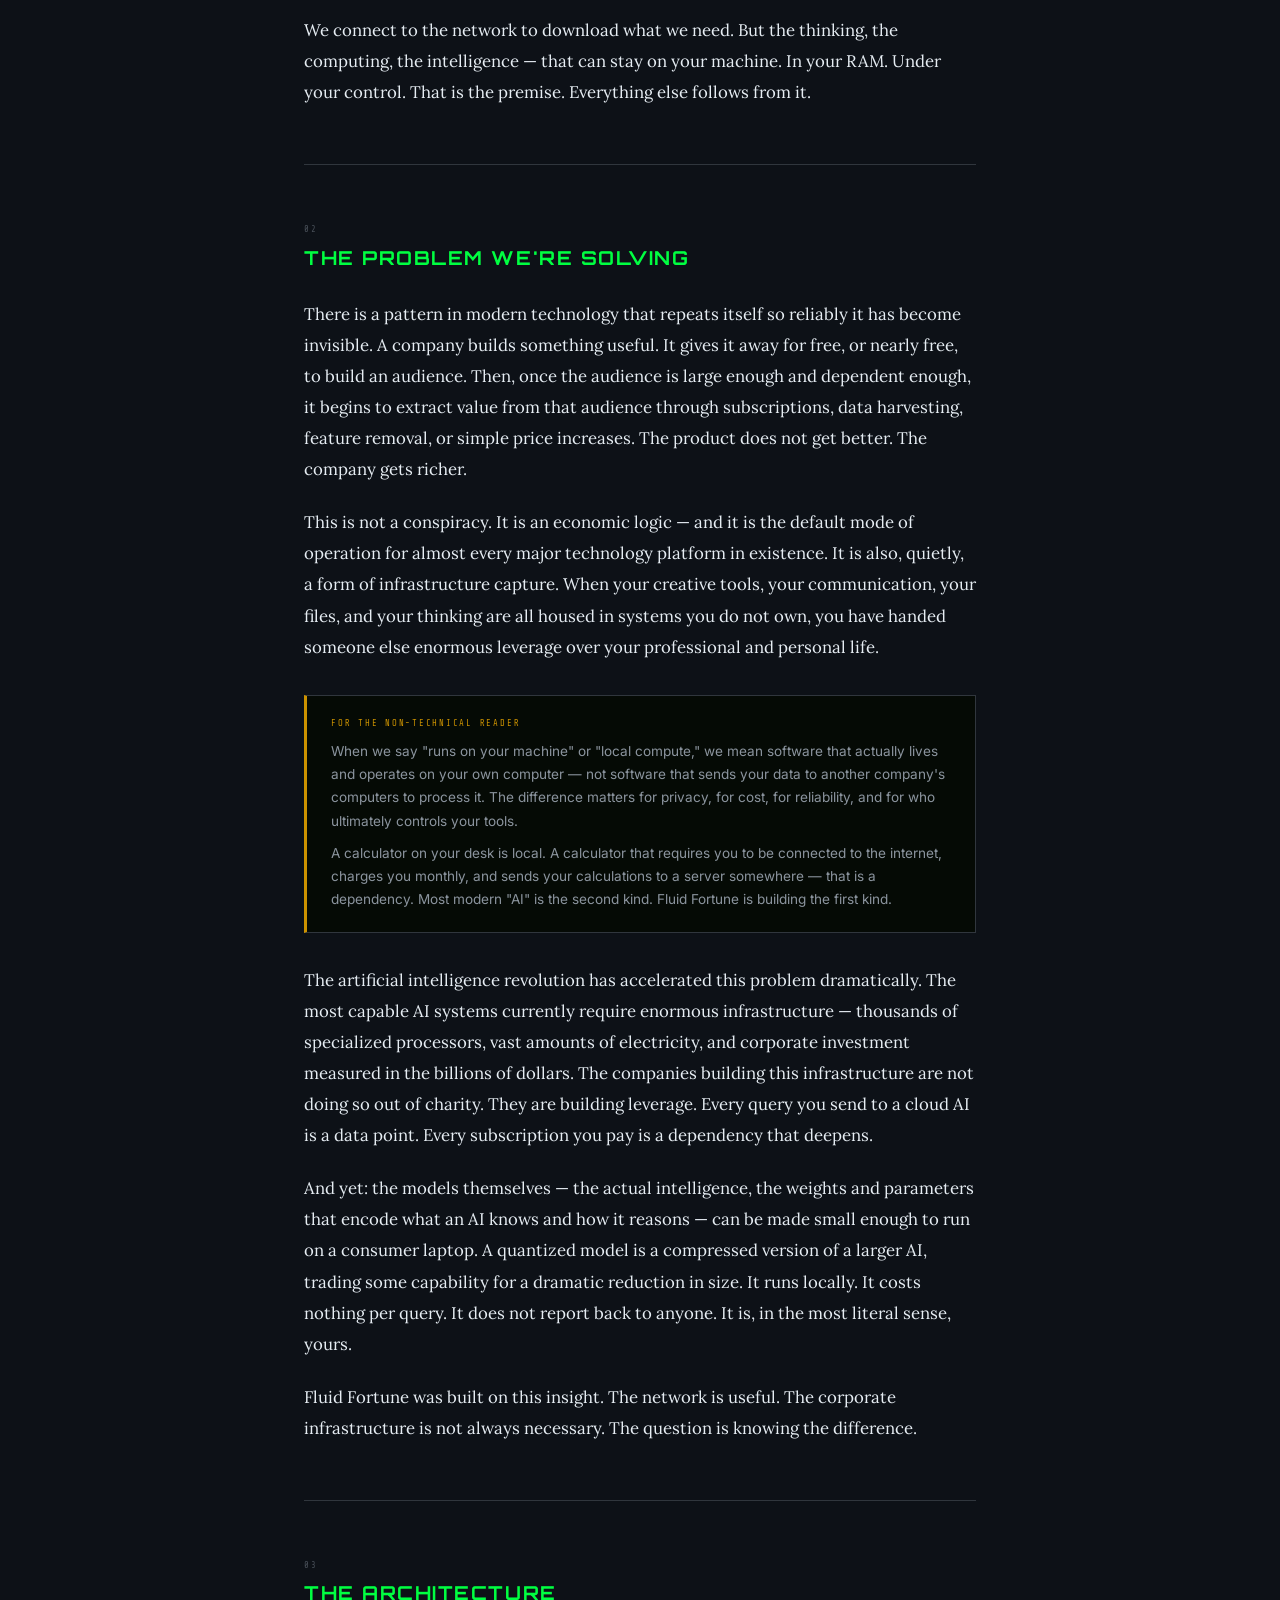
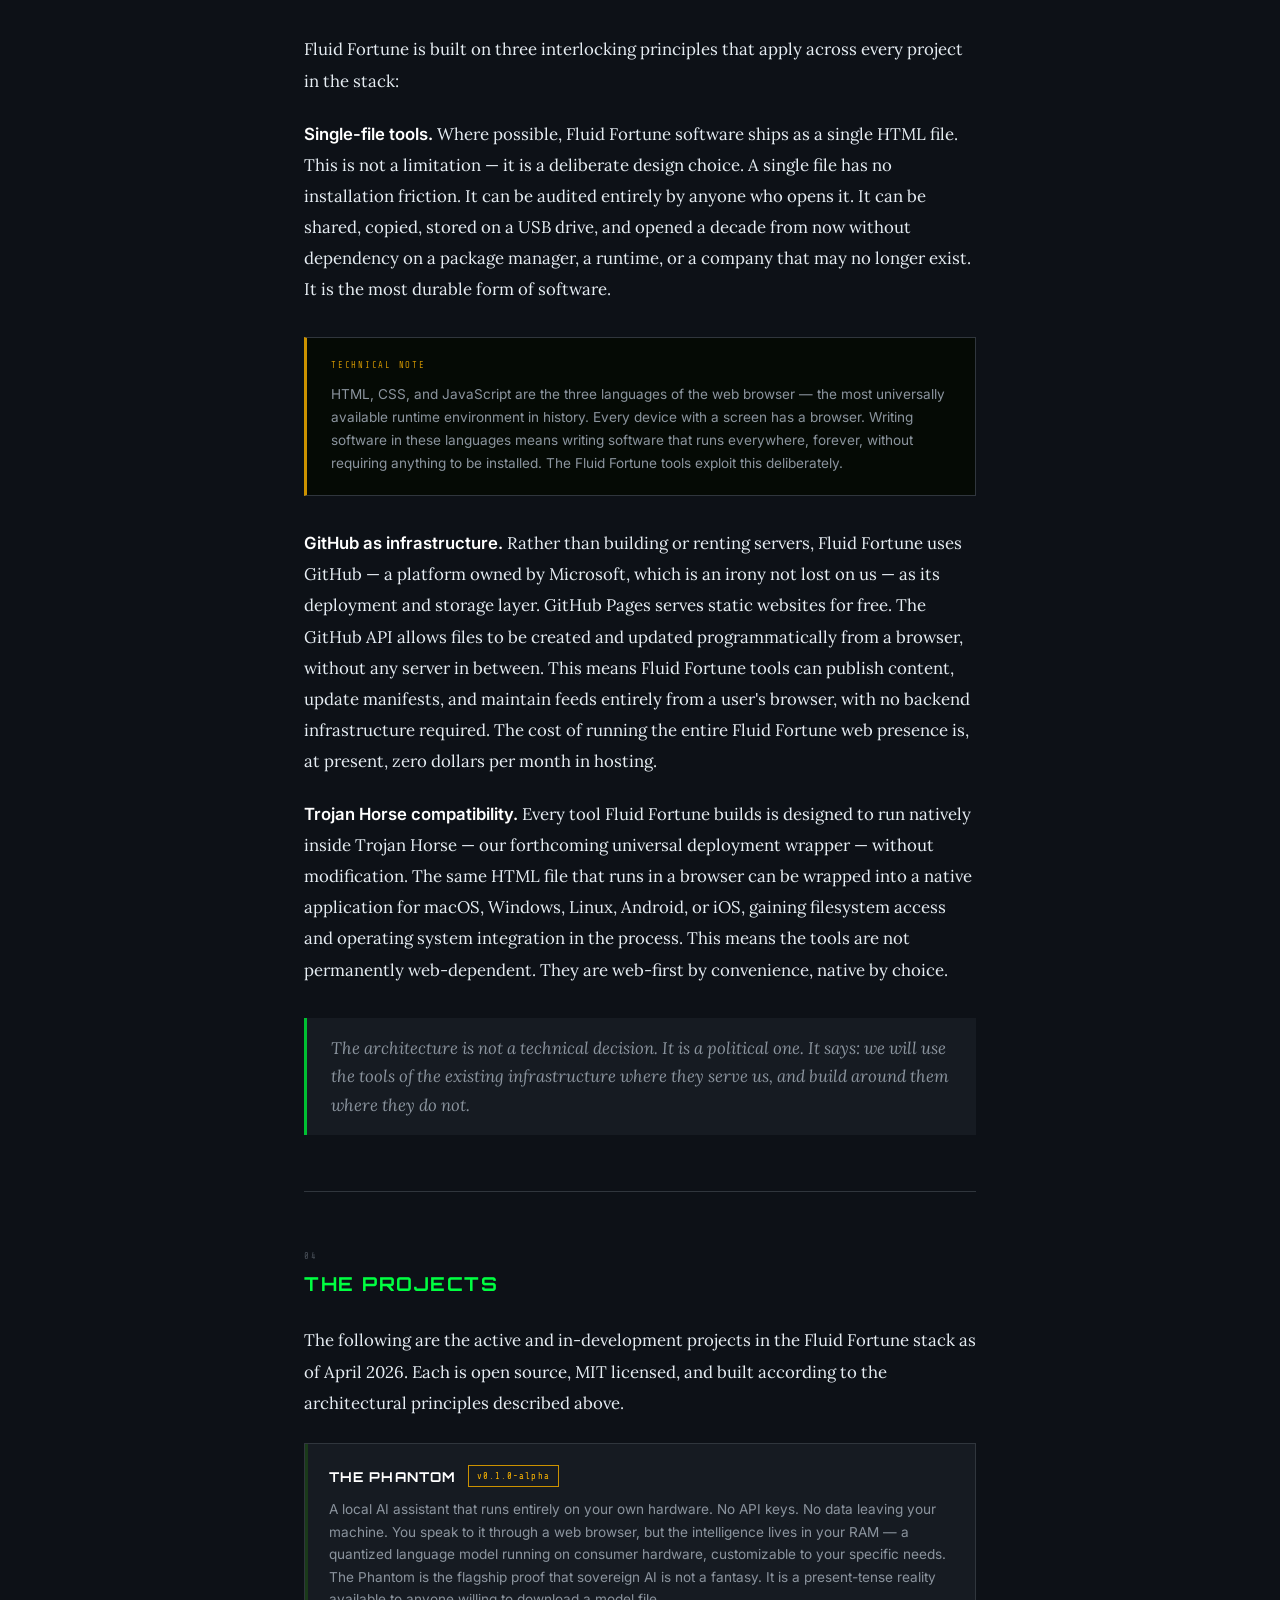
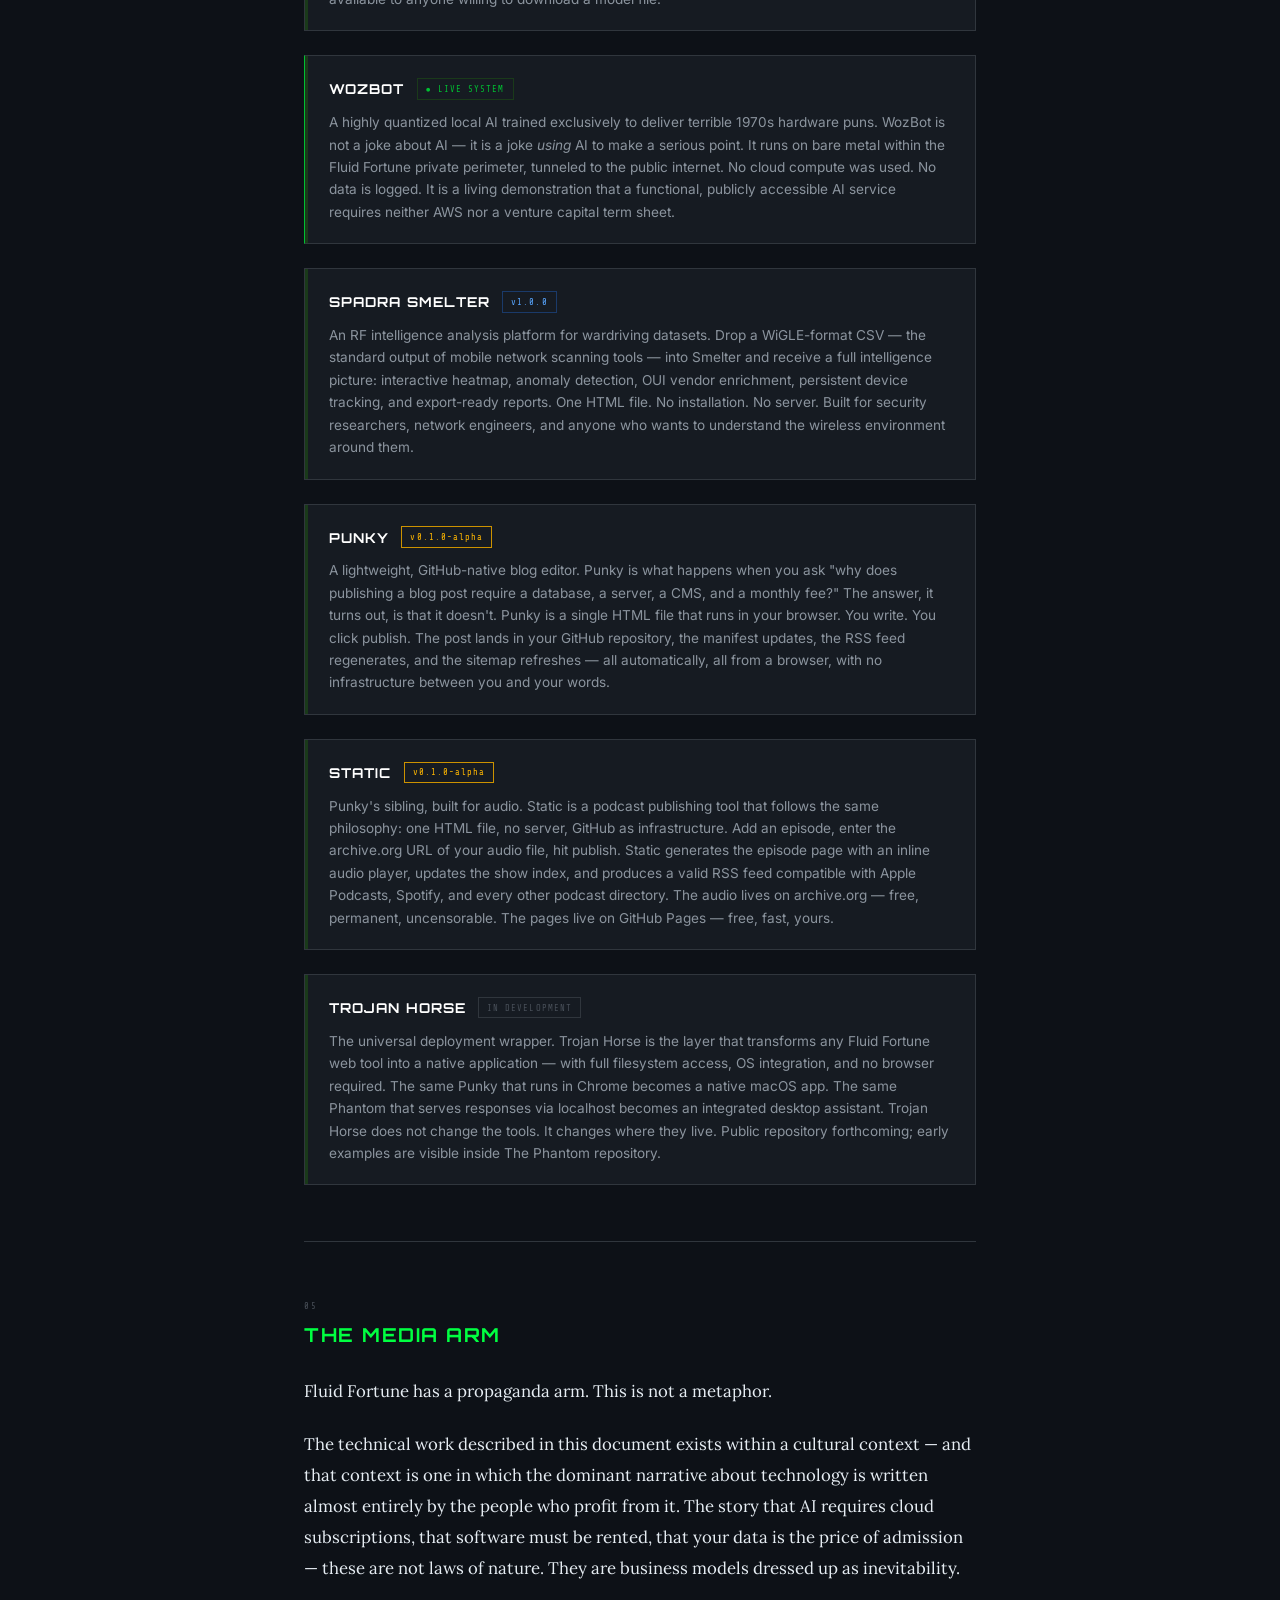
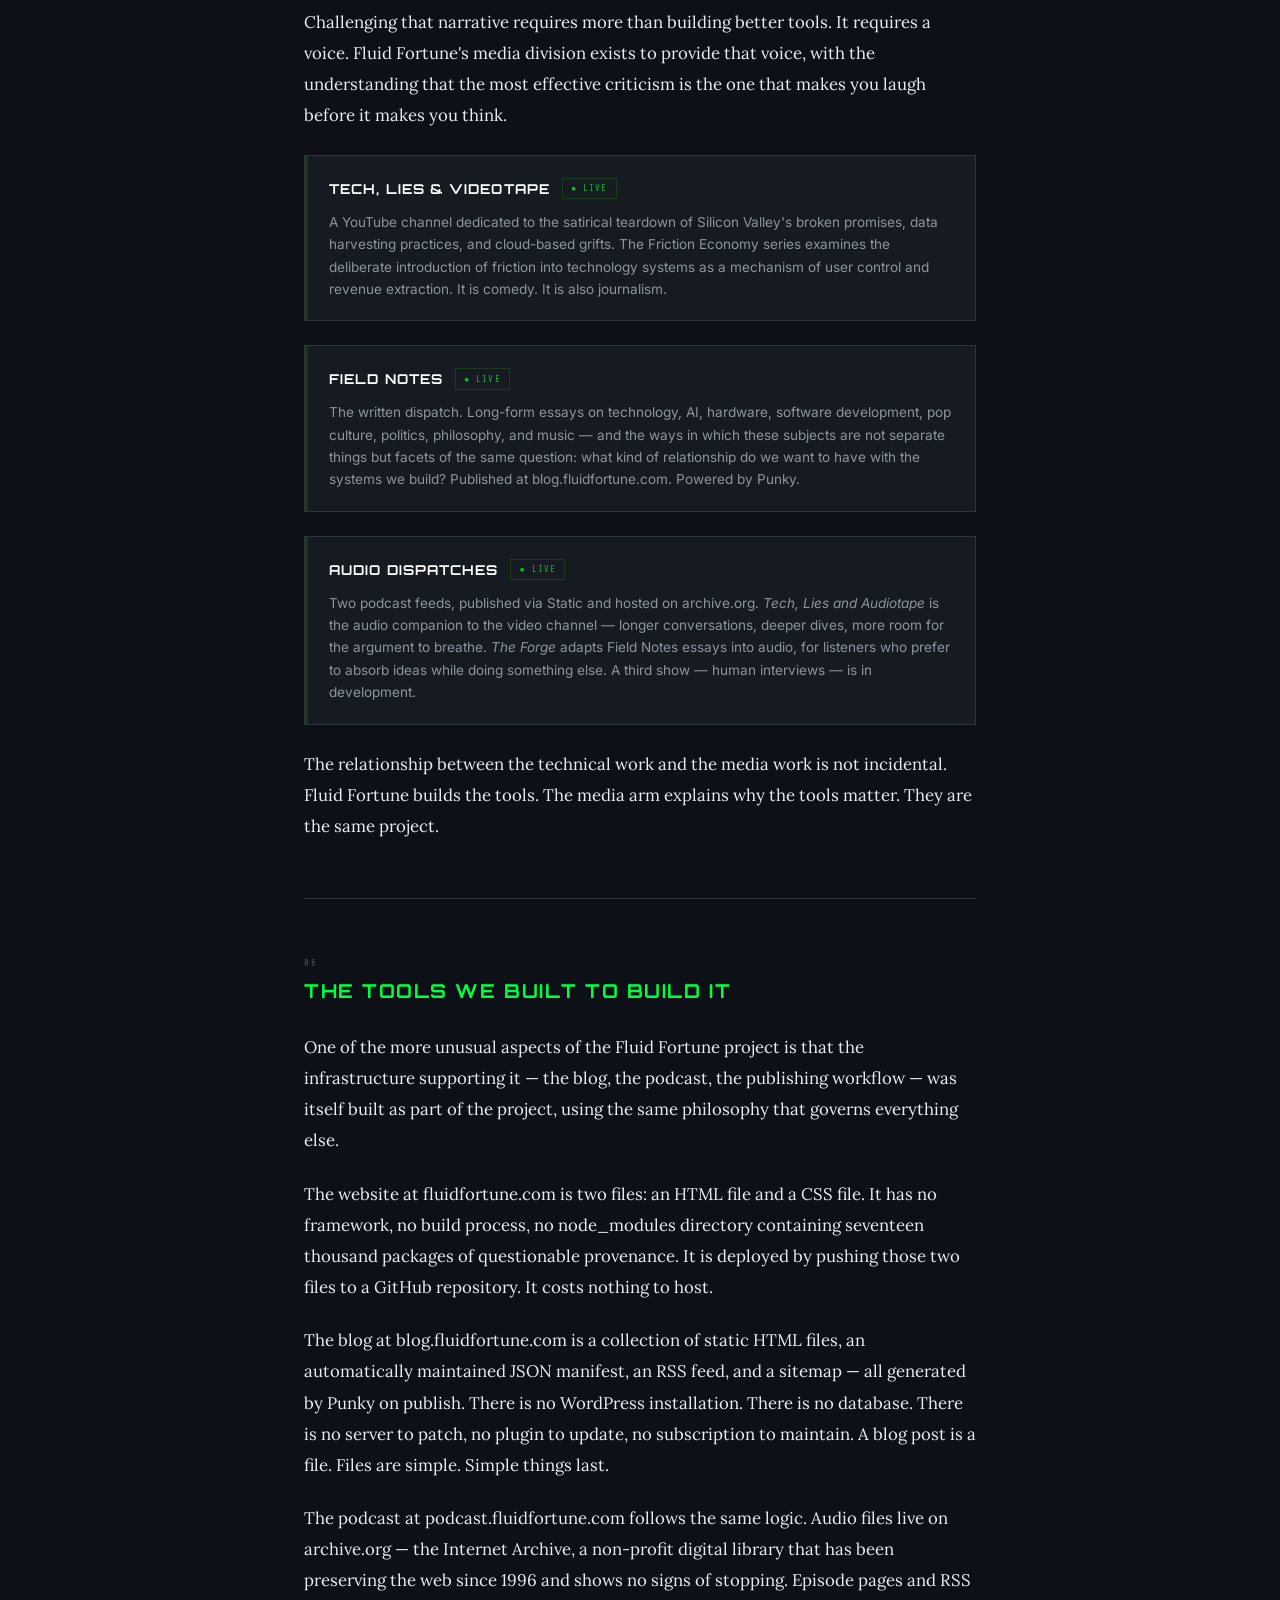
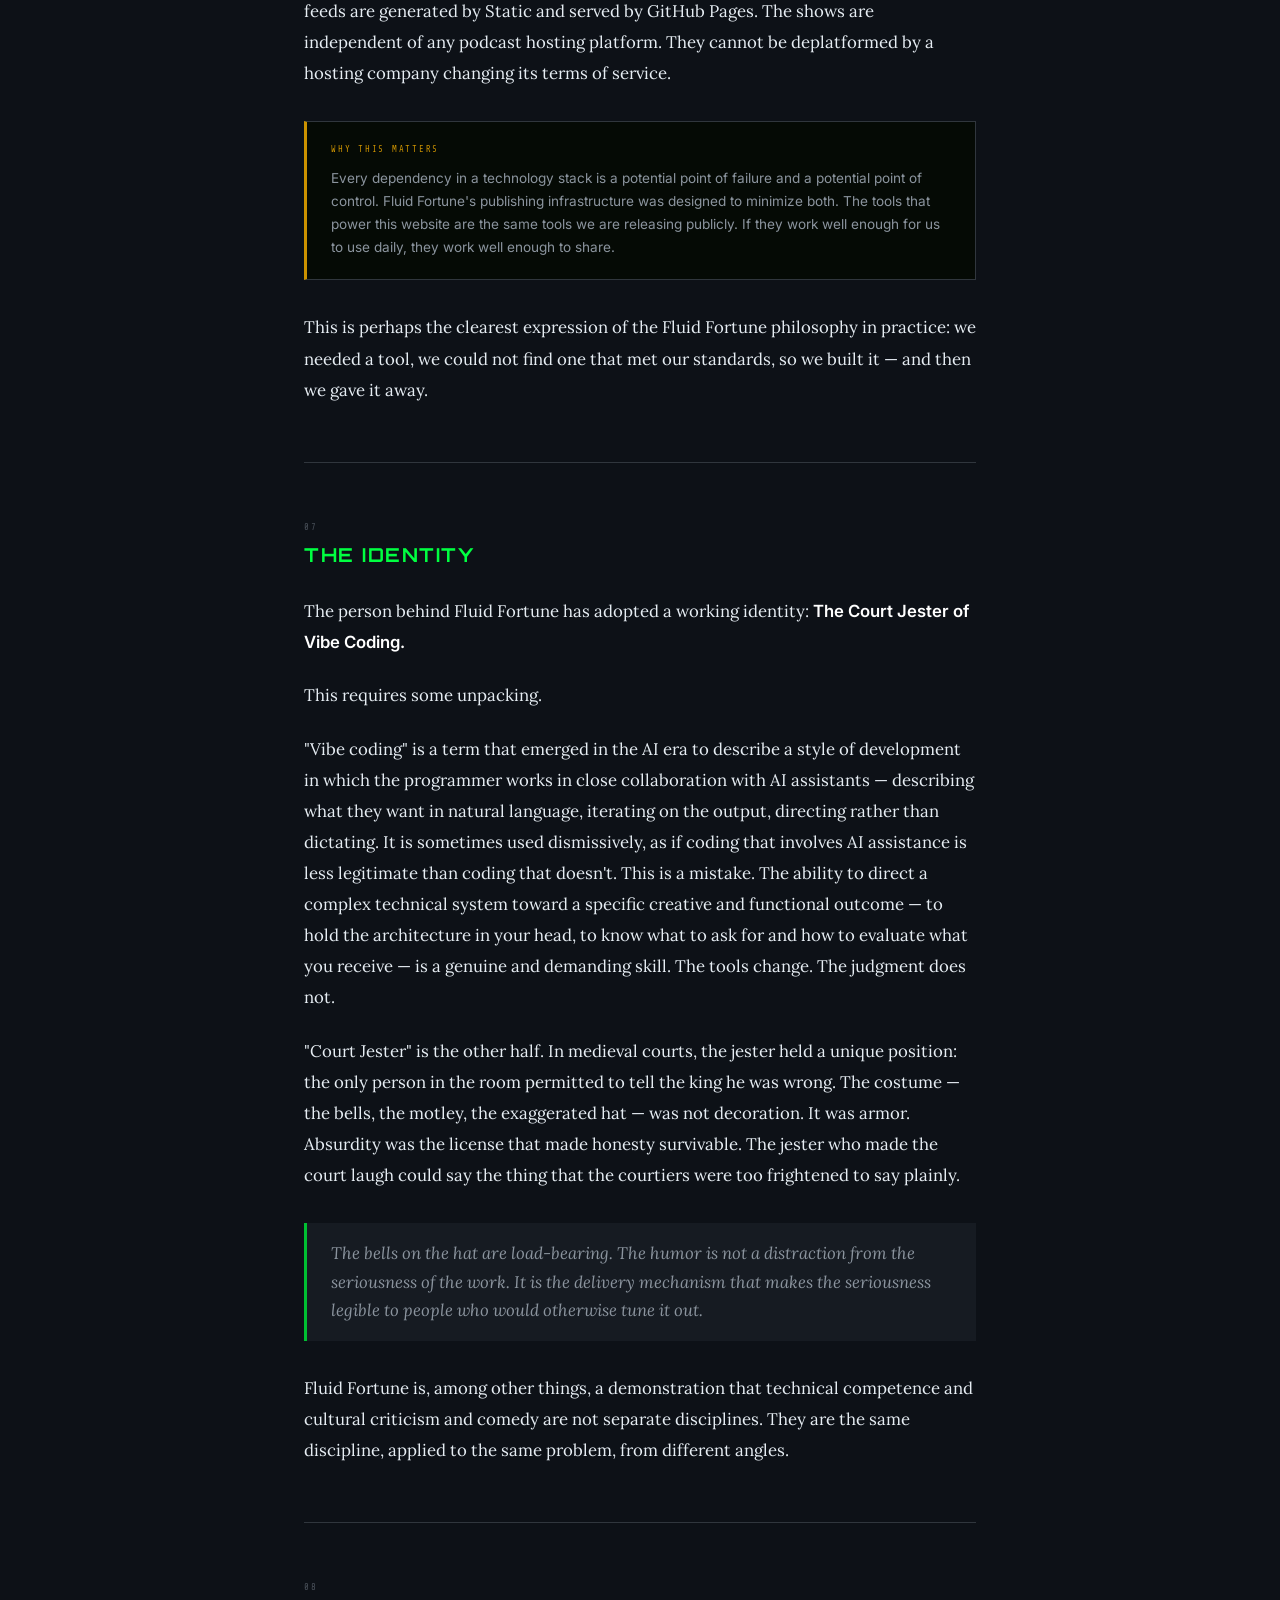
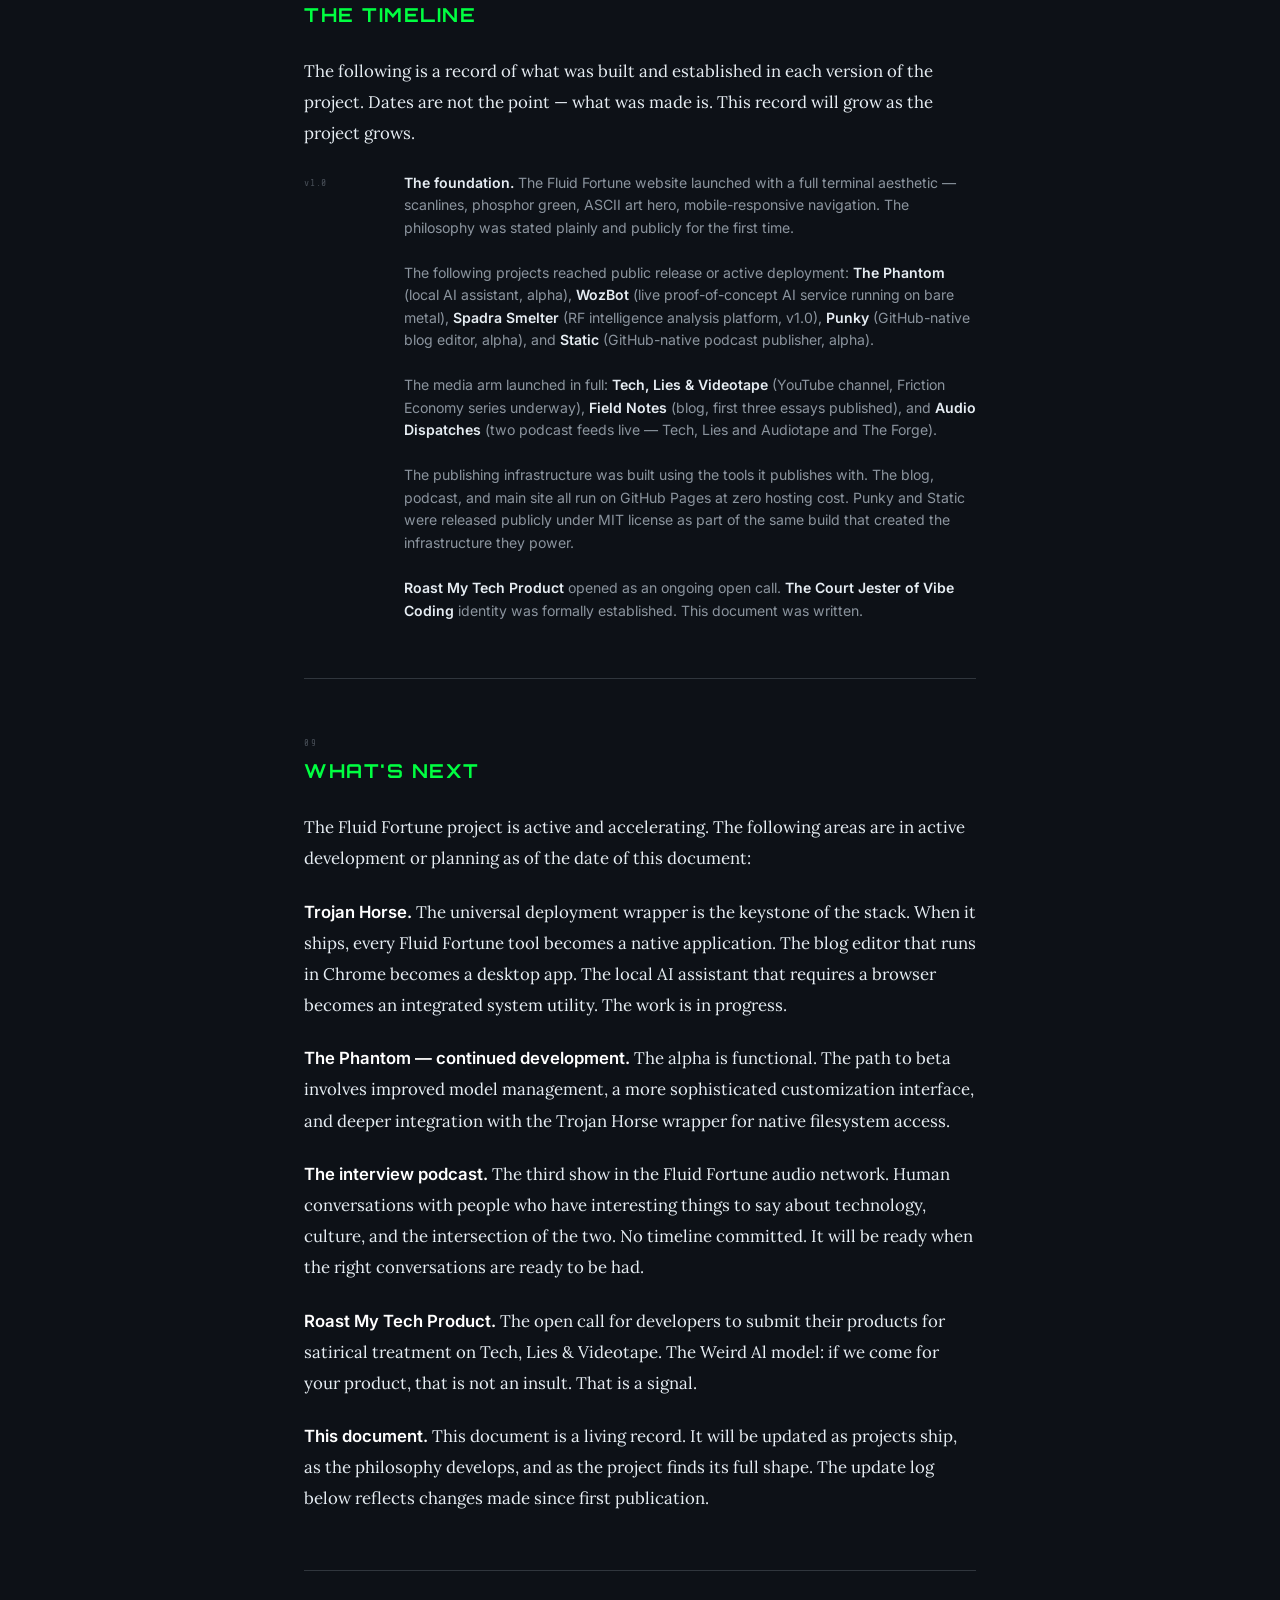
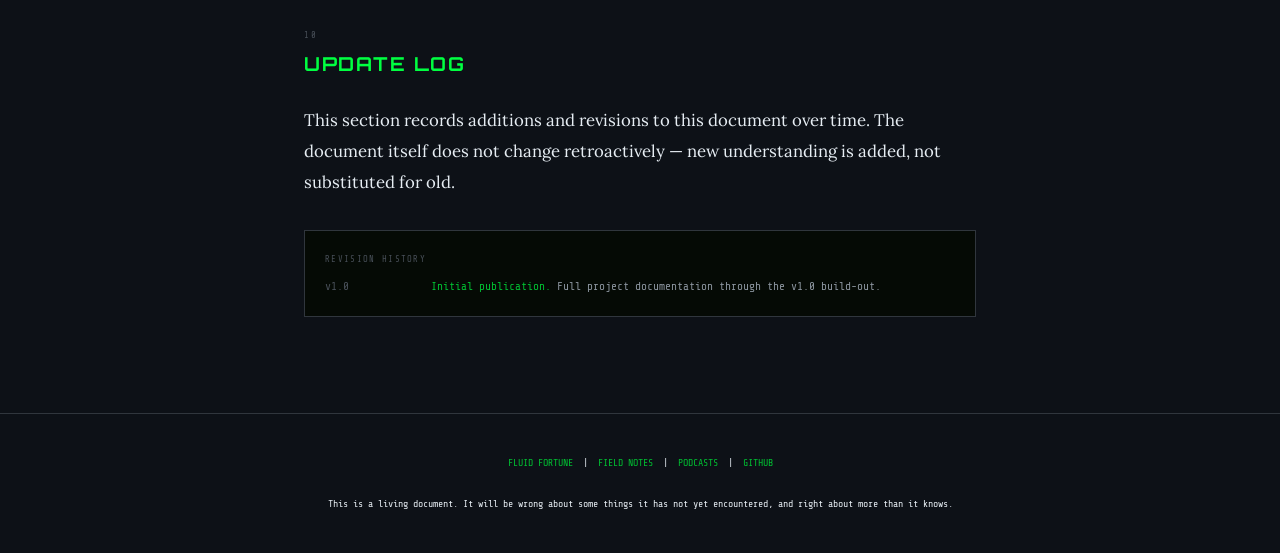
<file: project.html>
\<!DOCTYPE html>
<html lang="en">
<head>
  <meta charset="UTF-8">
  <meta name="viewport" content="width=device-width, initial-scale=1.0">
  <title>The Fluid Fortune Project | A Living Document</title>
  <meta name="description" content="A philosophical and technical account of the Fluid Fortune project — what it is, why it exists, and what it is becoming.">
  <link rel="canonical" href="https://fluidfortune.com/project.html">
  <meta property="og:type" content="article">
  <meta property="og:url" content="https://fluidfortune.com/project.html">
  <meta property="og:title" content="The Fluid Fortune Project | A Living Document">
  <meta property="og:description" content="A philosophical and technical account of the Fluid Fortune project — what it is, why it exists, and what it is becoming.">
  <meta property="og:image" content="https://fluidfortune.com/courtjester.jpg">
  <link rel="preconnect" href="https://fonts.googleapis.com">
  <link rel="preload" as="style" href="https://fonts.googleapis.com/css2?family=Share+Tech+Mono&family=Orbitron:wght@700;900&family=Inter:wght@400;500;600&family=Lora:ital,wght@0,400;0,600;1,400&display=swap" onload="this.onload=null;this.rel='stylesheet'">
  <noscript><link rel="stylesheet" href="https://fonts.googleapis.com/css2?family=Share+Tech+Mono&family=Orbitron:wght@700;900&family=Inter:wght@400;500;600&family=Lora:ital,wght@0,400;0,600;1,400&display=swap"></noscript>
  <style>
    :root {
      --black:      #050a05;
      --deep:       #0d1117;
      --surface:    #161b22;
      --border:     #30363d;
      --green:      #00ff41;
      --green-dim:  #00c032;
      --green-mute: #1a3a1a;
      --amber:      #ffb700;
      --amber-dim:  #cc9200;
      --blue:       #58a6ff;
      --text:       #e6edf3;
      --text-dim:   #8b949e;
      --text-muted: #484f58;
      --font-mono:  'Share Tech Mono', monospace;
      --font-ui:    'Inter', sans-serif;
      --font-disp:  'Orbitron', monospace;
      --font-serif: 'Lora', Georgia, serif;
      --max-w:      720px;
    }

    *, *::before, *::after { box-sizing: border-box; margin: 0; padding: 0; }
    html { scroll-behavior: smooth; }

    body {
      background: var(--deep);
      color: var(--text);
      font-family: var(--font-serif);
      line-height: 1.85;
      font-size: 1.05rem;
    }

    /* ── NAV ── */
    nav {
      background: var(--black);
      border-bottom: 1px solid var(--border);
      padding: .75rem 1.5rem;
      display: flex;
      align-items: center;
      gap: 1.5rem;
      position: sticky;
      top: 0;
      z-index: 100;
    }
    nav a { font-family: var(--font-disp); font-size: .75rem; color: var(--green); text-decoration: none; letter-spacing: .12em; }
    nav a:hover { color: #fff; }
    nav .back { color: var(--text-dim); font-family: var(--font-mono); font-size: .68rem; }
    nav .back:hover { color: var(--green-dim); }
    nav .nav-spacer { flex: 1; }
    nav .doc-label { font-family: var(--font-mono); font-size: .55rem; color: var(--text-muted); letter-spacing: .15em; border: 1px solid var(--border); padding: .15rem .5rem; }

    /* ── HERO ── */
    .doc-hero {
      max-width: var(--max-w);
      margin: 0 auto;
      padding: 5rem 1.5rem 3rem;
      border-bottom: 1px solid var(--border);
    }
    .doc-kicker {
      font-family: var(--font-mono);
      font-size: .6rem;
      letter-spacing: .2em;
      color: var(--green-dim);
      margin-bottom: 1rem;
      display: flex;
      align-items: center;
      gap: .75rem;
    }
    .doc-kicker::after {
      content: '';
      flex: 1;
      height: 1px;
      background: var(--green-mute);
    }
    .doc-title {
      font-family: var(--font-disp);
      font-size: clamp(1.6rem, 5vw, 2.4rem);
      color: #fff;
      font-weight: 900;
      letter-spacing: .04em;
      line-height: 1.15;
      margin-bottom: 1rem;
    }
    .doc-subtitle {
      font-family: var(--font-serif);
      font-size: 1.1rem;
      color: var(--text-dim);
      font-style: italic;
      line-height: 1.6;
      margin-bottom: 2rem;
      max-width: 580px;
    }
    .doc-meta {
      font-family: var(--font-mono);
      font-size: .6rem;
      color: var(--text-muted);
      letter-spacing: .1em;
      display: flex;
      gap: 1.5rem;
      flex-wrap: wrap;
    }
    .doc-meta .live { color: var(--green-dim); display: flex; align-items: center; gap: .4rem; }
    .doc-meta .live::before { content: ''; width: 5px; height: 5px; border-radius: 50%; background: var(--green); box-shadow: 0 0 5px var(--green); animation: pulse 2s ease-in-out infinite; display: inline-block; }

    /* ── TOC ── */
    .doc-toc {
      max-width: var(--max-w);
      margin: 0 auto;
      padding: 2rem 1.5rem;
      border-bottom: 1px solid var(--border);
    }
    .toc-label {
      font-family: var(--font-mono);
      font-size: .58rem;
      letter-spacing: .2em;
      color: var(--text-muted);
      margin-bottom: 1rem;
    }
    .toc-list {
      list-style: none;
      display: grid;
      grid-template-columns: 1fr 1fr;
      gap: .3rem .5rem;
    }
    .toc-list li a {
      font-family: var(--font-mono);
      font-size: .72rem;
      color: var(--text-dim);
      text-decoration: none;
      letter-spacing: .04em;
      transition: color .15s;
      display: flex;
      align-items: baseline;
      gap: .4rem;
    }
    .toc-list li a::before { content: '//'; color: var(--text-muted); font-size: .6rem; }
    .toc-list li a:hover { color: var(--green-dim); }

    /* ── BODY ── */
    .doc-body {
      max-width: var(--max-w);
      margin: 0 auto;
      padding: 0 1.5rem 6rem;
    }

    /* Sections */
    .doc-section {
      padding: 3.5rem 0 0;
      border-top: 1px solid var(--border);
      margin-top: 3.5rem;
    }
    .doc-section:first-child { margin-top: 2rem; border-top: none; }

    .section-num {
      font-family: var(--font-mono);
      font-size: .55rem;
      letter-spacing: .2em;
      color: var(--text-muted);
      margin-bottom: .5rem;
    }
    .section-title {
      font-family: var(--font-disp);
      font-size: clamp(.95rem, 2.5vw, 1.2rem);
      color: var(--green);
      font-weight: 700;
      letter-spacing: .08em;
      margin-bottom: 1.75rem;
      line-height: 1.3;
    }

    /* Prose */
    p { margin-bottom: 1.4rem; color: var(--text); }
    p:last-child { margin-bottom: 0; }
    em { color: var(--text-dim); font-style: italic; }
    strong { color: #fff; font-weight: 600; font-family: var(--font-ui); }
    a { color: var(--blue); text-decoration: underline; text-underline-offset: 3px; transition: color .15s; }
    a:hover { color: #fff; }

    /* Pull quote */
    blockquote {
      border-left: 3px solid var(--green-dim);
      margin: 2rem 0;
      padding: 1rem 1.5rem;
      background: var(--surface);
      font-style: italic;
      color: var(--text-dim);
      font-size: 1.05rem;
      line-height: 1.7;
    }
    blockquote strong { color: var(--green-dim); font-family: var(--font-serif); }

    /* Technical callout */
    .tech-callout {
      background: var(--black);
      border: 1px solid var(--border);
      border-left: 3px solid var(--amber-dim);
      padding: 1.25rem 1.5rem;
      margin: 2rem 0;
      font-family: var(--font-ui);
      font-size: .85rem;
      line-height: 1.7;
      color: var(--text-dim);
    }
    .tech-callout-label {
      font-family: var(--font-mono);
      font-size: .55rem;
      letter-spacing: .2em;
      color: var(--amber-dim);
      margin-bottom: .6rem;
    }
    .tech-callout p { color: var(--text-dim); font-size: .85rem; margin-bottom: .6rem; }
    .tech-callout p:last-child { margin-bottom: 0; }

    /* Project entry */
    .project-entry {
      border: 1px solid var(--border);
      background: var(--surface);
      padding: 1.25rem 1.5rem;
      margin: 1.5rem 0;
      position: relative;
    }
    .project-entry::before {
      content: '';
      position: absolute;
      top: 0; left: 0;
      width: 3px; height: 100%;
      background: var(--green-mute);
    }
    .project-entry-header {
      display: flex;
      align-items: center;
      gap: .75rem;
      margin-bottom: .6rem;
      flex-wrap: wrap;
    }
    .project-entry-name {
      font-family: var(--font-disp);
      font-size: .85rem;
      color: #fff;
      font-weight: 700;
      letter-spacing: .08em;
    }
    .project-entry-badge {
      font-family: var(--font-mono);
      font-size: .55rem;
      letter-spacing: .12em;
      padding: .1rem .5rem;
      border: 1px solid;
    }
    .badge-live   { color: var(--green-dim); border-color: var(--green-mute); }
    .badge-alpha  { color: var(--amber); border-color: var(--amber-dim); }
    .badge-dev    { color: var(--text-muted); border-color: var(--border); }
    .badge-ver    { color: var(--blue); border-color: #1a3a6a; }
    .project-entry p { font-family: var(--font-ui); font-size: .85rem; color: var(--text-dim); margin-bottom: 0; line-height: 1.65; }

    /* Timeline marker */
    .timeline-entry {
      display: flex;
      gap: 1.25rem;
      margin-bottom: 1.5rem;
      align-items: flex-start;
    }
    .timeline-date {
      font-family: var(--font-mono);
      font-size: .6rem;
      color: var(--text-muted);
      letter-spacing: .08em;
      min-width: 80px;
      padding-top: .2rem;
      flex-shrink: 0;
    }
    .timeline-content { font-family: var(--font-ui); font-size: .88rem; color: var(--text-dim); line-height: 1.6; }
    .timeline-content strong { color: var(--text); }

    /* Update log */
    .update-log {
      background: var(--black);
      border: 1px solid var(--border);
      padding: 1.25rem;
      margin-top: 2rem;
      font-family: var(--font-mono);
      font-size: .7rem;
    }
    .update-log-label {
      color: var(--text-muted);
      letter-spacing: .15em;
      font-size: .55rem;
      margin-bottom: .75rem;
    }
    .update-entry { display: flex; gap: 1rem; margin-bottom: .4rem; line-height: 1.5; }
    .update-entry:last-child { margin-bottom: 0; }
    .update-entry .date { color: var(--text-muted); min-width: 90px; flex-shrink: 0; }
    .update-entry .note { color: var(--text-dim); }
    .update-entry .note em { color: var(--green-dim); font-style: normal; }

    /* Footer */
    footer {
      border-top: 1px solid var(--border);
      padding: 2.5rem 1.5rem;
      text-align: center;
      font-family: var(--font-mono);
      font-size: .62rem;
      color: var(--text-muted);
    }
    footer a { color: var(--green-dim); text-decoration: none; }
    footer a:hover { color: var(--green); }

    @keyframes pulse { 0%,100%{opacity:1}50%{opacity:.5} }
    @keyframes fadeIn { from{opacity:0;transform:translateY(12px)}to{opacity:1;transform:translateY(0)} }
    .doc-hero { animation: fadeIn .5s ease both; }

    @media(max-width:600px) {
      .toc-list { grid-template-columns: 1fr; }
      .doc-title { font-size: 1.6rem; }
      .timeline-entry { flex-direction: column; gap: .25rem; }
      .timeline-date { min-width: auto; }
    }
  </style>
</head>
<body>

<nav>
  <a href="https://fluidfortune.com">FLUID FORTUNE</a>
  <a href="https://fluidfortune.com" class="back">← MAIN SITE</a>
  <div class="nav-spacer"></div>
  <span class="doc-label">LIVING DOCUMENT</span>
</nav>

<div class="doc-hero">
  <div class="doc-kicker">THE FLUID FORTUNE PROJECT</div>
  <h1 class="doc-title">A Resource.<br>Not a Dependency.</h1>
  <p class="doc-subtitle">A philosophical and technical account of what Fluid Fortune is, why it exists, what has been built so far, and where it is going — written for anyone curious enough to ask.</p>
  <div class="doc-meta">
    <span class="live">ACTIVE PROJECT</span>
    <span>STARTED APRIL 2026</span>
    <span>LAST UPDATED APRIL 2026</span>
    <span>VERSION 1.0</span>
  </div>
</div>

<!-- TABLE OF CONTENTS -->
<div class="doc-toc">
  <div class="toc-label">CONTENTS</div>
  <ul class="toc-list">
    <li><a href="#philosophy">The Philosophy</a></li>
    <li><a href="#problem">The Problem We're Solving</a></li>
    <li><a href="#architecture">The Architecture</a></li>
    <li><a href="#projects">The Projects</a></li>
    <li><a href="#media">The Media Arm</a></li>
    <li><a href="#tools">The Tools We Built to Build It</a></li>
    <li><a href="#identity">The Identity</a></li>
    <li><a href="#timeline">The Timeline</a></li>
    <li><a href="#whats-next">What's Next</a></li>
    <li><a href="#log">Update Log</a></li>
  </ul>
</div>

<div class="doc-body">

  <!-- ── 01 PHILOSOPHY ── -->
  <div class="doc-section" id="philosophy">
    <div class="section-num">01</div>
    <h2 class="section-title">THE PHILOSOPHY</h2>

    <p>Fluid Fortune begins with a single belief: <strong>the internet should be a resource, not a dependency.</strong></p>

    <p>That sentence sounds simple. It isn't. It is a direct challenge to the dominant model of how technology is built and sold in the twenty-first century — a model that has quietly replaced ownership with access, replaced software with subscriptions, and replaced your computer with someone else's computer that you rent by the month and lose the moment you stop paying.</p>

    <p>Think about what you actually own on your devices right now. Your photos are on iCloud. Your documents are on Google Drive. Your music is on Spotify. Your creative tools are on Adobe's servers. Your AI assistant phones home to a data center in Virginia every time you ask it a question. None of these things work without a continuous connection to systems you do not control, operated by companies whose interests are not yours.</p>

    <blockquote>
      <strong>"Living by the subscription model should be a choice, not a requirement."</strong><br>
      This is not anti-technology. It is pro-human. It is the belief that technology serves people best when people retain sovereignty over it.
    </blockquote>

    <p>Fluid Fortune was built to demonstrate that another way is possible — and to build the tools that make it practical. The goal is not to live off the grid. The goal is to use the grid deliberately, on your own terms, rather than being used by it.</p>

    <p>We connect to the network to download what we need. But the thinking, the computing, the intelligence — that can stay on your machine. In your RAM. Under your control. That is the premise. Everything else follows from it.</p>
  </div>

  <!-- ── 02 THE PROBLEM ── -->
  <div class="doc-section" id="problem">
    <div class="section-num">02</div>
    <h2 class="section-title">THE PROBLEM WE'RE SOLVING</h2>

    <p>There is a pattern in modern technology that repeats itself so reliably it has become invisible. A company builds something useful. It gives it away for free, or nearly free, to build an audience. Then, once the audience is large enough and dependent enough, it begins to extract value from that audience through subscriptions, data harvesting, feature removal, or simple price increases. The product does not get better. The company gets richer.</p>

    <p>This is not a conspiracy. It is an economic logic — and it is the default mode of operation for almost every major technology platform in existence. It is also, quietly, a form of infrastructure capture. When your creative tools, your communication, your files, and your thinking are all housed in systems you do not own, you have handed someone else enormous leverage over your professional and personal life.</p>

    <div class="tech-callout">
      <div class="tech-callout-label">FOR THE NON-TECHNICAL READER</div>
      <p>When we say "runs on your machine" or "local compute," we mean software that actually lives and operates on your own computer — not software that sends your data to another company's computers to process it. The difference matters for privacy, for cost, for reliability, and for who ultimately controls your tools.</p>
      <p>A calculator on your desk is local. A calculator that requires you to be connected to the internet, charges you monthly, and sends your calculations to a server somewhere — that is a dependency. Most modern "AI" is the second kind. Fluid Fortune is building the first kind.</p>
    </div>

    <p>The artificial intelligence revolution has accelerated this problem dramatically. The most capable AI systems currently require enormous infrastructure — thousands of specialized processors, vast amounts of electricity, and corporate investment measured in the billions of dollars. The companies building this infrastructure are not doing so out of charity. They are building leverage. Every query you send to a cloud AI is a data point. Every subscription you pay is a dependency that deepens.</p>

    <p>And yet: the models themselves — the actual intelligence, the weights and parameters that encode what an AI knows and how it reasons — can be made small enough to run on a consumer laptop. A quantized model is a compressed version of a larger AI, trading some capability for a dramatic reduction in size. It runs locally. It costs nothing per query. It does not report back to anyone. It is, in the most literal sense, yours.</p>

    <p>Fluid Fortune was built on this insight. The network is useful. The corporate infrastructure is not always necessary. The question is knowing the difference.</p>
  </div>

  <!-- ── 03 ARCHITECTURE ── -->
  <div class="doc-section" id="architecture">
    <div class="section-num">03</div>
    <h2 class="section-title">THE ARCHITECTURE</h2>

    <p>Fluid Fortune is built on three interlocking principles that apply across every project in the stack:</p>

    <p><strong>Single-file tools.</strong> Where possible, Fluid Fortune software ships as a single HTML file. This is not a limitation — it is a deliberate design choice. A single file has no installation friction. It can be audited entirely by anyone who opens it. It can be shared, copied, stored on a USB drive, and opened a decade from now without dependency on a package manager, a runtime, or a company that may no longer exist. It is the most durable form of software.</p>

    <div class="tech-callout">
      <div class="tech-callout-label">TECHNICAL NOTE</div>
      <p>HTML, CSS, and JavaScript are the three languages of the web browser — the most universally available runtime environment in history. Every device with a screen has a browser. Writing software in these languages means writing software that runs everywhere, forever, without requiring anything to be installed. The Fluid Fortune tools exploit this deliberately.</p>
    </div>

    <p><strong>GitHub as infrastructure.</strong> Rather than building or renting servers, Fluid Fortune uses GitHub — a platform owned by Microsoft, which is an irony not lost on us — as its deployment and storage layer. GitHub Pages serves static websites for free. The GitHub API allows files to be created and updated programmatically from a browser, without any server in between. This means Fluid Fortune tools can publish content, update manifests, and maintain feeds entirely from a user's browser, with no backend infrastructure required. The cost of running the entire Fluid Fortune web presence is, at present, zero dollars per month in hosting.</p>

    <p><strong>Trojan Horse compatibility.</strong> Every tool Fluid Fortune builds is designed to run natively inside Trojan Horse — our forthcoming universal deployment wrapper — without modification. The same HTML file that runs in a browser can be wrapped into a native application for macOS, Windows, Linux, Android, or iOS, gaining filesystem access and operating system integration in the process. This means the tools are not permanently web-dependent. They are web-first by convenience, native by choice.</p>

    <blockquote>
      The architecture is not a technical decision. It is a political one. It says: we will use the tools of the existing infrastructure where they serve us, and build around them where they do not.
    </blockquote>
  </div>

  <!-- ── 04 PROJECTS ── -->
  <div class="doc-section" id="projects">
    <div class="section-num">04</div>
    <h2 class="section-title">THE PROJECTS</h2>

    <p>The following are the active and in-development projects in the Fluid Fortune stack as of April 2026. Each is open source, MIT licensed, and built according to the architectural principles described above.</p>

    <div class="project-entry">
      <div class="project-entry-header">
        <span class="project-entry-name">THE PHANTOM</span>
        <span class="project-entry-badge badge-alpha">v0.1.0-alpha</span>
      </div>
      <p>A local AI assistant that runs entirely on your own hardware. No API keys. No data leaving your machine. You speak to it through a web browser, but the intelligence lives in your RAM — a quantized language model running on consumer hardware, customizable to your specific needs. The Phantom is the flagship proof that sovereign AI is not a fantasy. It is a present-tense reality available to anyone willing to download a model file.</p>
    </div>

    <div class="project-entry" style="border-left-color: var(--green-dim); --tw: var(--green-dim);">
      <div class="project-entry-header">
        <span class="project-entry-name">WOZBOT</span>
        <span class="project-entry-badge badge-live">● LIVE SYSTEM</span>
      </div>
      <p>A highly quantized local AI trained exclusively to deliver terrible 1970s hardware puns. WozBot is not a joke about AI — it is a joke <em>using</em> AI to make a serious point. It runs on bare metal within the Fluid Fortune private perimeter, tunneled to the public internet. No cloud compute was used. No data is logged. It is a living demonstration that a functional, publicly accessible AI service requires neither AWS nor a venture capital term sheet.</p>
    </div>

    <div class="project-entry">
      <div class="project-entry-header">
        <span class="project-entry-name">SPADRA SMELTER</span>
        <span class="project-entry-badge badge-ver">v1.0.0</span>
      </div>
      <p>An RF intelligence analysis platform for wardriving datasets. Drop a WiGLE-format CSV — the standard output of mobile network scanning tools — into Smelter and receive a full intelligence picture: interactive heatmap, anomaly detection, OUI vendor enrichment, persistent device tracking, and export-ready reports. One HTML file. No installation. No server. Built for security researchers, network engineers, and anyone who wants to understand the wireless environment around them.</p>
    </div>

    <div class="project-entry">
      <div class="project-entry-header">
        <span class="project-entry-name">PUNKY</span>
        <span class="project-entry-badge badge-alpha">v0.1.0-alpha</span>
      </div>
      <p>A lightweight, GitHub-native blog editor. Punky is what happens when you ask "why does publishing a blog post require a database, a server, a CMS, and a monthly fee?" The answer, it turns out, is that it doesn't. Punky is a single HTML file that runs in your browser. You write. You click publish. The post lands in your GitHub repository, the manifest updates, the RSS feed regenerates, and the sitemap refreshes — all automatically, all from a browser, with no infrastructure between you and your words.</p>
    </div>

    <div class="project-entry">
      <div class="project-entry-header">
        <span class="project-entry-name">STATIC</span>
        <span class="project-entry-badge badge-alpha">v0.1.0-alpha</span>
      </div>
      <p>Punky's sibling, built for audio. Static is a podcast publishing tool that follows the same philosophy: one HTML file, no server, GitHub as infrastructure. Add an episode, enter the archive.org URL of your audio file, hit publish. Static generates the episode page with an inline audio player, updates the show index, and produces a valid RSS feed compatible with Apple Podcasts, Spotify, and every other podcast directory. The audio lives on archive.org — free, permanent, uncensorable. The pages live on GitHub Pages — free, fast, yours.</p>
    </div>

    <div class="project-entry">
      <div class="project-entry-header">
        <span class="project-entry-name">TROJAN HORSE</span>
        <span class="project-entry-badge badge-dev">IN DEVELOPMENT</span>
      </div>
      <p>The universal deployment wrapper. Trojan Horse is the layer that transforms any Fluid Fortune web tool into a native application — with full filesystem access, OS integration, and no browser required. The same Punky that runs in Chrome becomes a native macOS app. The same Phantom that serves responses via localhost becomes an integrated desktop assistant. Trojan Horse does not change the tools. It changes where they live. Public repository forthcoming; early examples are visible inside The Phantom repository.</p>
    </div>
  </div>

  <!-- ── 05 MEDIA ── -->
  <div class="doc-section" id="media">
    <div class="section-num">05</div>
    <h2 class="section-title">THE MEDIA ARM</h2>

    <p>Fluid Fortune has a propaganda arm. This is not a metaphor.</p>

    <p>The technical work described in this document exists within a cultural context — and that context is one in which the dominant narrative about technology is written almost entirely by the people who profit from it. The story that AI requires cloud subscriptions, that software must be rented, that your data is the price of admission — these are not laws of nature. They are business models dressed up as inevitability.</p>

    <p>Challenging that narrative requires more than building better tools. It requires a voice. Fluid Fortune's media division exists to provide that voice, with the understanding that the most effective criticism is the one that makes you laugh before it makes you think.</p>

    <div class="project-entry" style="--left: var(--red);">
      <div class="project-entry-header">
        <span class="project-entry-name">TECH, LIES &amp; VIDEOTAPE</span>
        <span class="project-entry-badge badge-live">● LIVE</span>
      </div>
      <p>A YouTube channel dedicated to the satirical teardown of Silicon Valley's broken promises, data harvesting practices, and cloud-based grifts. The Friction Economy series examines the deliberate introduction of friction into technology systems as a mechanism of user control and revenue extraction. It is comedy. It is also journalism.</p>
    </div>

    <div class="project-entry">
      <div class="project-entry-header">
        <span class="project-entry-name">FIELD NOTES</span>
        <span class="project-entry-badge badge-live">● LIVE</span>
      </div>
      <p>The written dispatch. Long-form essays on technology, AI, hardware, software development, pop culture, politics, philosophy, and music — and the ways in which these subjects are not separate things but facets of the same question: what kind of relationship do we want to have with the systems we build? Published at blog.fluidfortune.com. Powered by Punky.</p>
    </div>

    <div class="project-entry">
      <div class="project-entry-header">
        <span class="project-entry-name">AUDIO DISPATCHES</span>
        <span class="project-entry-badge badge-live">● LIVE</span>
      </div>
      <p>Two podcast feeds, published via Static and hosted on archive.org. <em>Tech, Lies and Audiotape</em> is the audio companion to the video channel — longer conversations, deeper dives, more room for the argument to breathe. <em>The Forge</em> adapts Field Notes essays into audio, for listeners who prefer to absorb ideas while doing something else. A third show — human interviews — is in development.</p>
    </div>

    <p>The relationship between the technical work and the media work is not incidental. Fluid Fortune builds the tools. The media arm explains why the tools matter. They are the same project.</p>
  </div>

  <!-- ── 06 TOOLS ── -->
  <div class="doc-section" id="tools">
    <div class="section-num">06</div>
    <h2 class="section-title">THE TOOLS WE BUILT TO BUILD IT</h2>

    <p>One of the more unusual aspects of the Fluid Fortune project is that the infrastructure supporting it — the blog, the podcast, the publishing workflow — was itself built as part of the project, using the same philosophy that governs everything else.</p>

    <p>The website at fluidfortune.com is two files: an HTML file and a CSS file. It has no framework, no build process, no node_modules directory containing seventeen thousand packages of questionable provenance. It is deployed by pushing those two files to a GitHub repository. It costs nothing to host.</p>

    <p>The blog at blog.fluidfortune.com is a collection of static HTML files, an automatically maintained JSON manifest, an RSS feed, and a sitemap — all generated by Punky on publish. There is no WordPress installation. There is no database. There is no server to patch, no plugin to update, no subscription to maintain. A blog post is a file. Files are simple. Simple things last.</p>

    <p>The podcast at podcast.fluidfortune.com follows the same logic. Audio files live on archive.org — the Internet Archive, a non-profit digital library that has been preserving the web since 1996 and shows no signs of stopping. Episode pages and RSS feeds are generated by Static and served by GitHub Pages. The shows are independent of any podcast hosting platform. They cannot be deplatformed by a hosting company changing its terms of service.</p>

    <div class="tech-callout">
      <div class="tech-callout-label">WHY THIS MATTERS</div>
      <p>Every dependency in a technology stack is a potential point of failure and a potential point of control. Fluid Fortune's publishing infrastructure was designed to minimize both. The tools that power this website are the same tools we are releasing publicly. If they work well enough for us to use daily, they work well enough to share.</p>
    </div>

    <p>This is perhaps the clearest expression of the Fluid Fortune philosophy in practice: we needed a tool, we could not find one that met our standards, so we built it — and then we gave it away.</p>
  </div>

  <!-- ── 07 IDENTITY ── -->
  <div class="doc-section" id="identity">
    <div class="section-num">07</div>
    <h2 class="section-title">THE IDENTITY</h2>

    <p>The person behind Fluid Fortune has adopted a working identity: <strong>The Court Jester of Vibe Coding.</strong></p>

    <p>This requires some unpacking.</p>

    <p>"Vibe coding" is a term that emerged in the AI era to describe a style of development in which the programmer works in close collaboration with AI assistants — describing what they want in natural language, iterating on the output, directing rather than dictating. It is sometimes used dismissively, as if coding that involves AI assistance is less legitimate than coding that doesn't. This is a mistake. The ability to direct a complex technical system toward a specific creative and functional outcome — to hold the architecture in your head, to know what to ask for and how to evaluate what you receive — is a genuine and demanding skill. The tools change. The judgment does not.</p>

    <p>"Court Jester" is the other half. In medieval courts, the jester held a unique position: the only person in the room permitted to tell the king he was wrong. The costume — the bells, the motley, the exaggerated hat — was not decoration. It was armor. Absurdity was the license that made honesty survivable. The jester who made the court laugh could say the thing that the courtiers were too frightened to say plainly.</p>

    <blockquote>
      The bells on the hat are load-bearing. The humor is not a distraction from the seriousness of the work. It is the delivery mechanism that makes the seriousness legible to people who would otherwise tune it out.
    </blockquote>

    <p>Fluid Fortune is, among other things, a demonstration that technical competence and cultural criticism and comedy are not separate disciplines. They are the same discipline, applied to the same problem, from different angles.</p>
  </div>

  <!-- ── 08 TIMELINE ── -->
  <div class="doc-section" id="timeline">
    <div class="section-num">08</div>
    <h2 class="section-title">THE TIMELINE</h2>

    <p>The following is a record of what was built and established in each version of the project. Dates are not the point — what was made is. This record will grow as the project grows.</p>

    <div class="timeline-entry">
      <div class="timeline-date">v1.0</div>
      <div class="timeline-content">
        <strong>The foundation.</strong> The Fluid Fortune website launched with a full terminal aesthetic — scanlines, phosphor green, ASCII art hero, mobile-responsive navigation. The philosophy was stated plainly and publicly for the first time.<br><br>
        The following projects reached public release or active deployment: <strong>The Phantom</strong> (local AI assistant, alpha), <strong>WozBot</strong> (live proof-of-concept AI service running on bare metal), <strong>Spadra Smelter</strong> (RF intelligence analysis platform, v1.0), <strong>Punky</strong> (GitHub-native blog editor, alpha), and <strong>Static</strong> (GitHub-native podcast publisher, alpha).<br><br>
        The media arm launched in full: <strong>Tech, Lies &amp; Videotape</strong> (YouTube channel, Friction Economy series underway), <strong>Field Notes</strong> (blog, first three essays published), and <strong>Audio Dispatches</strong> (two podcast feeds live — Tech, Lies and Audiotape and The Forge).<br><br>
        The publishing infrastructure was built using the tools it publishes with. The blog, podcast, and main site all run on GitHub Pages at zero hosting cost. Punky and Static were released publicly under MIT license as part of the same build that created the infrastructure they power.<br><br>
        <strong>Roast My Tech Product</strong> opened as an ongoing open call. <strong>The Court Jester of Vibe Coding</strong> identity was formally established. This document was written.
      </div>
    </div>
  </div>

  <!-- ── 09 WHAT'S NEXT ── -->
  <div class="doc-section" id="whats-next">
    <div class="section-num">09</div>
    <h2 class="section-title">WHAT'S NEXT</h2>

    <p>The Fluid Fortune project is active and accelerating. The following areas are in active development or planning as of the date of this document:</p>

    <p><strong>Trojan Horse.</strong> The universal deployment wrapper is the keystone of the stack. When it ships, every Fluid Fortune tool becomes a native application. The blog editor that runs in Chrome becomes a desktop app. The local AI assistant that requires a browser becomes an integrated system utility. The work is in progress.</p>

    <p><strong>The Phantom — continued development.</strong> The alpha is functional. The path to beta involves improved model management, a more sophisticated customization interface, and deeper integration with the Trojan Horse wrapper for native filesystem access.</p>

    <p><strong>The interview podcast.</strong> The third show in the Fluid Fortune audio network. Human conversations with people who have interesting things to say about technology, culture, and the intersection of the two. No timeline committed. It will be ready when the right conversations are ready to be had.</p>

    <p><strong>Roast My Tech Product.</strong> The open call for developers to submit their products for satirical treatment on Tech, Lies &amp; Videotape. The Weird Al model: if we come for your product, that is not an insult. That is a signal.</p>

    <p><strong>This document.</strong> This document is a living record. It will be updated as projects ship, as the philosophy develops, and as the project finds its full shape. The update log below reflects changes made since first publication.</p>
  </div>

  <!-- ── 10 UPDATE LOG ── -->
  <div class="doc-section" id="log">
    <div class="section-num">10</div>
    <h2 class="section-title">UPDATE LOG</h2>

    <p>This section records additions and revisions to this document over time. The document itself does not change retroactively — new understanding is added, not substituted for old.</p>

    <div class="update-log">
      <div class="update-log-label">REVISION HISTORY</div>
      <div class="update-entry">
        <span class="date">v1.0</span>
        <span class="note"><em>Initial publication.</em> Full project documentation through the v1.0 build-out.</span>
      </div>
      <!-- Future updates appended below this line -->
    </div>
  </div>

</div><!-- /doc-body -->

<footer>
  <p>
    <a href="https://fluidfortune.com">FLUID FORTUNE</a>
    &nbsp;|&nbsp;
    <a href="https://blog.fluidfortune.com">FIELD NOTES</a>
    &nbsp;|&nbsp;
    <a href="https://podcast.fluidfortune.com">PODCASTS</a>
    &nbsp;|&nbsp;
    <a href="https://github.com/FluidFortune">GITHUB</a>
  </p>
  <p style="margin-top:.75rem">This is a living document. It will be wrong about some things it has not yet encountered, and right about more than it knows.</p>
</footer>

</body>
</html>
</file>
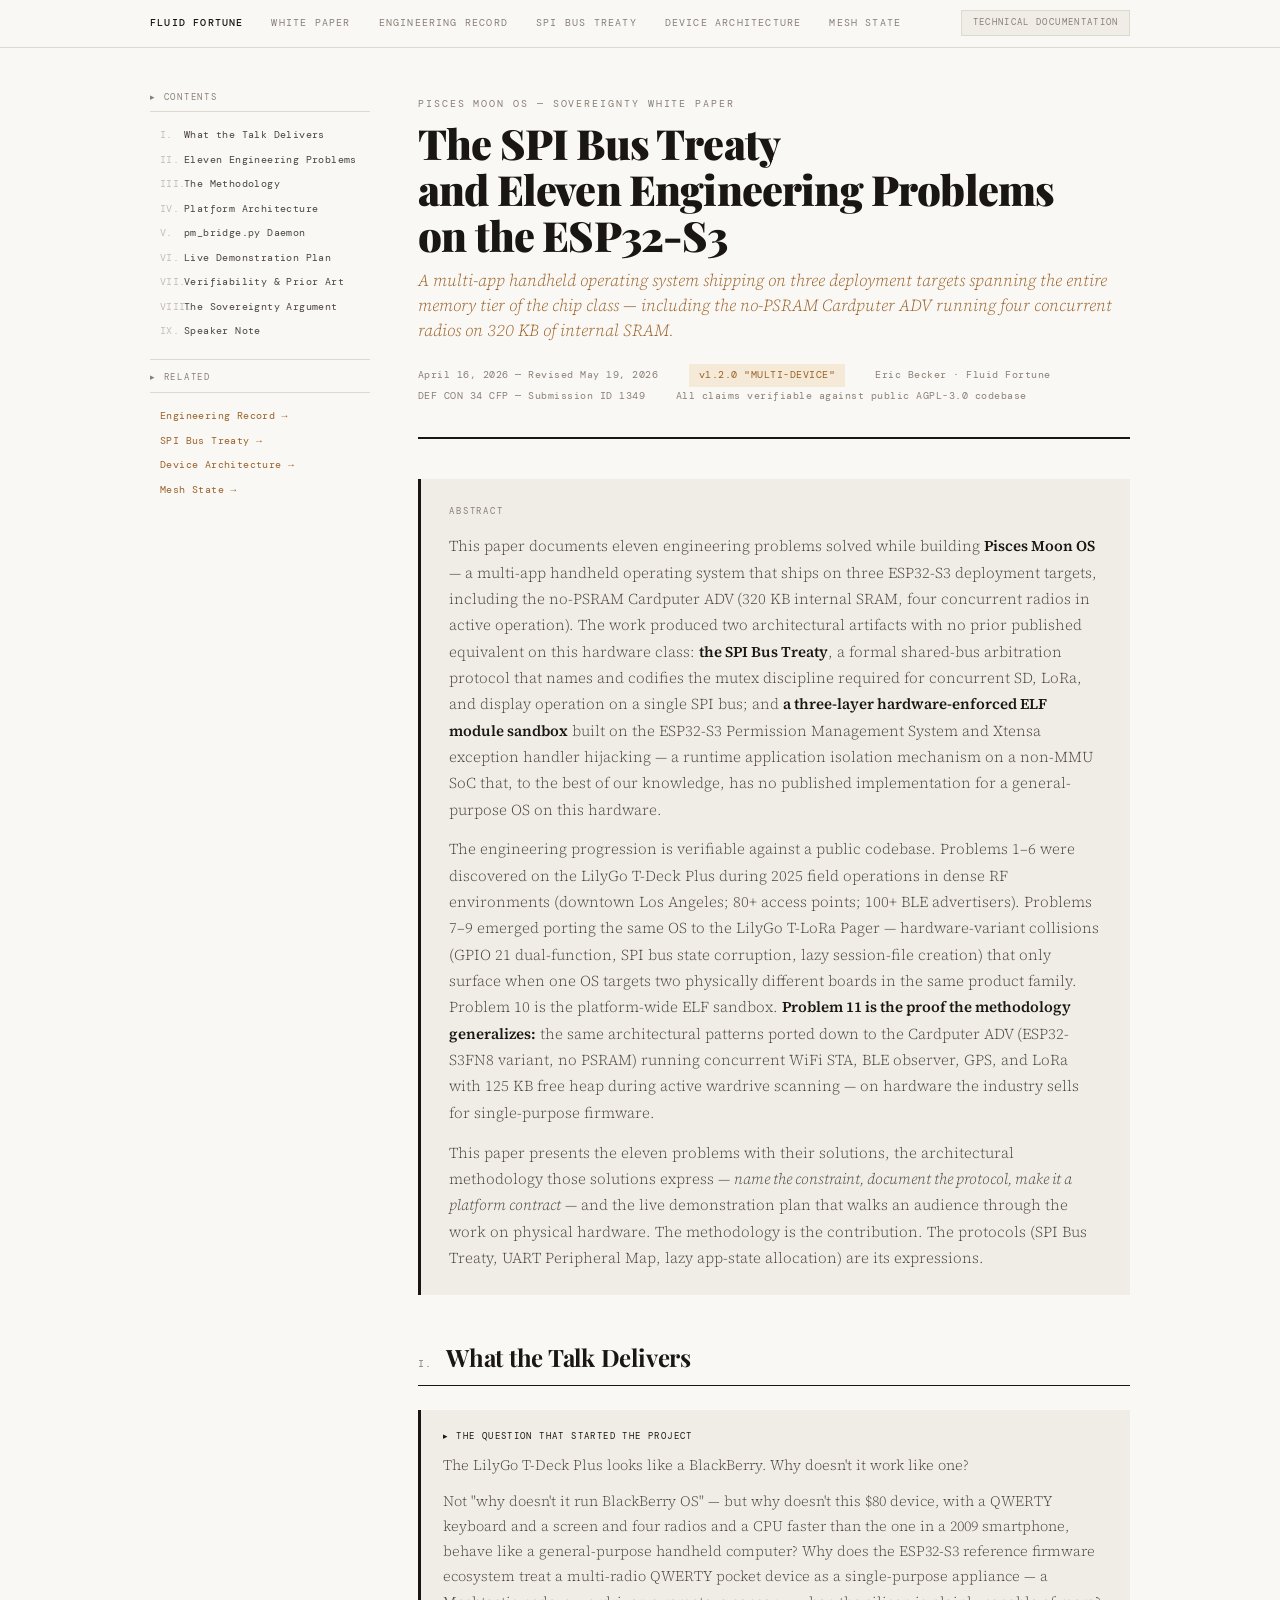
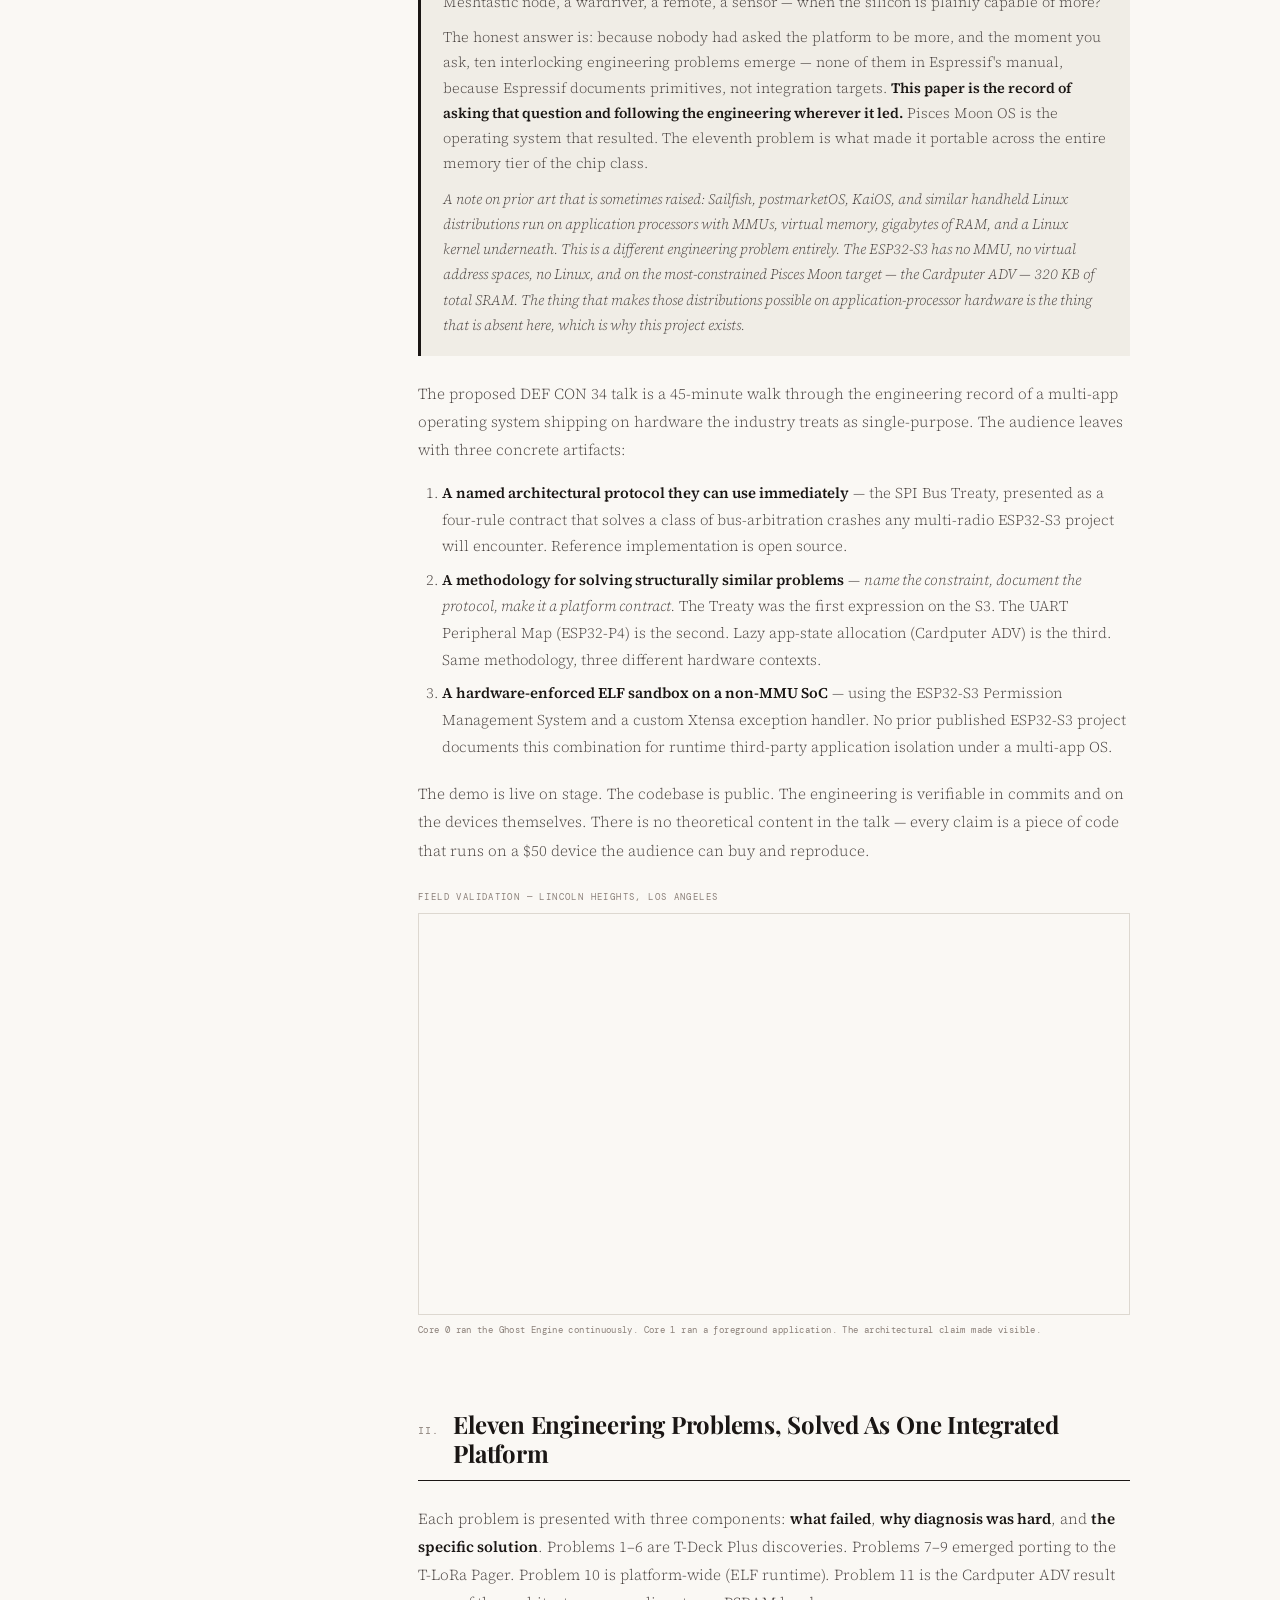
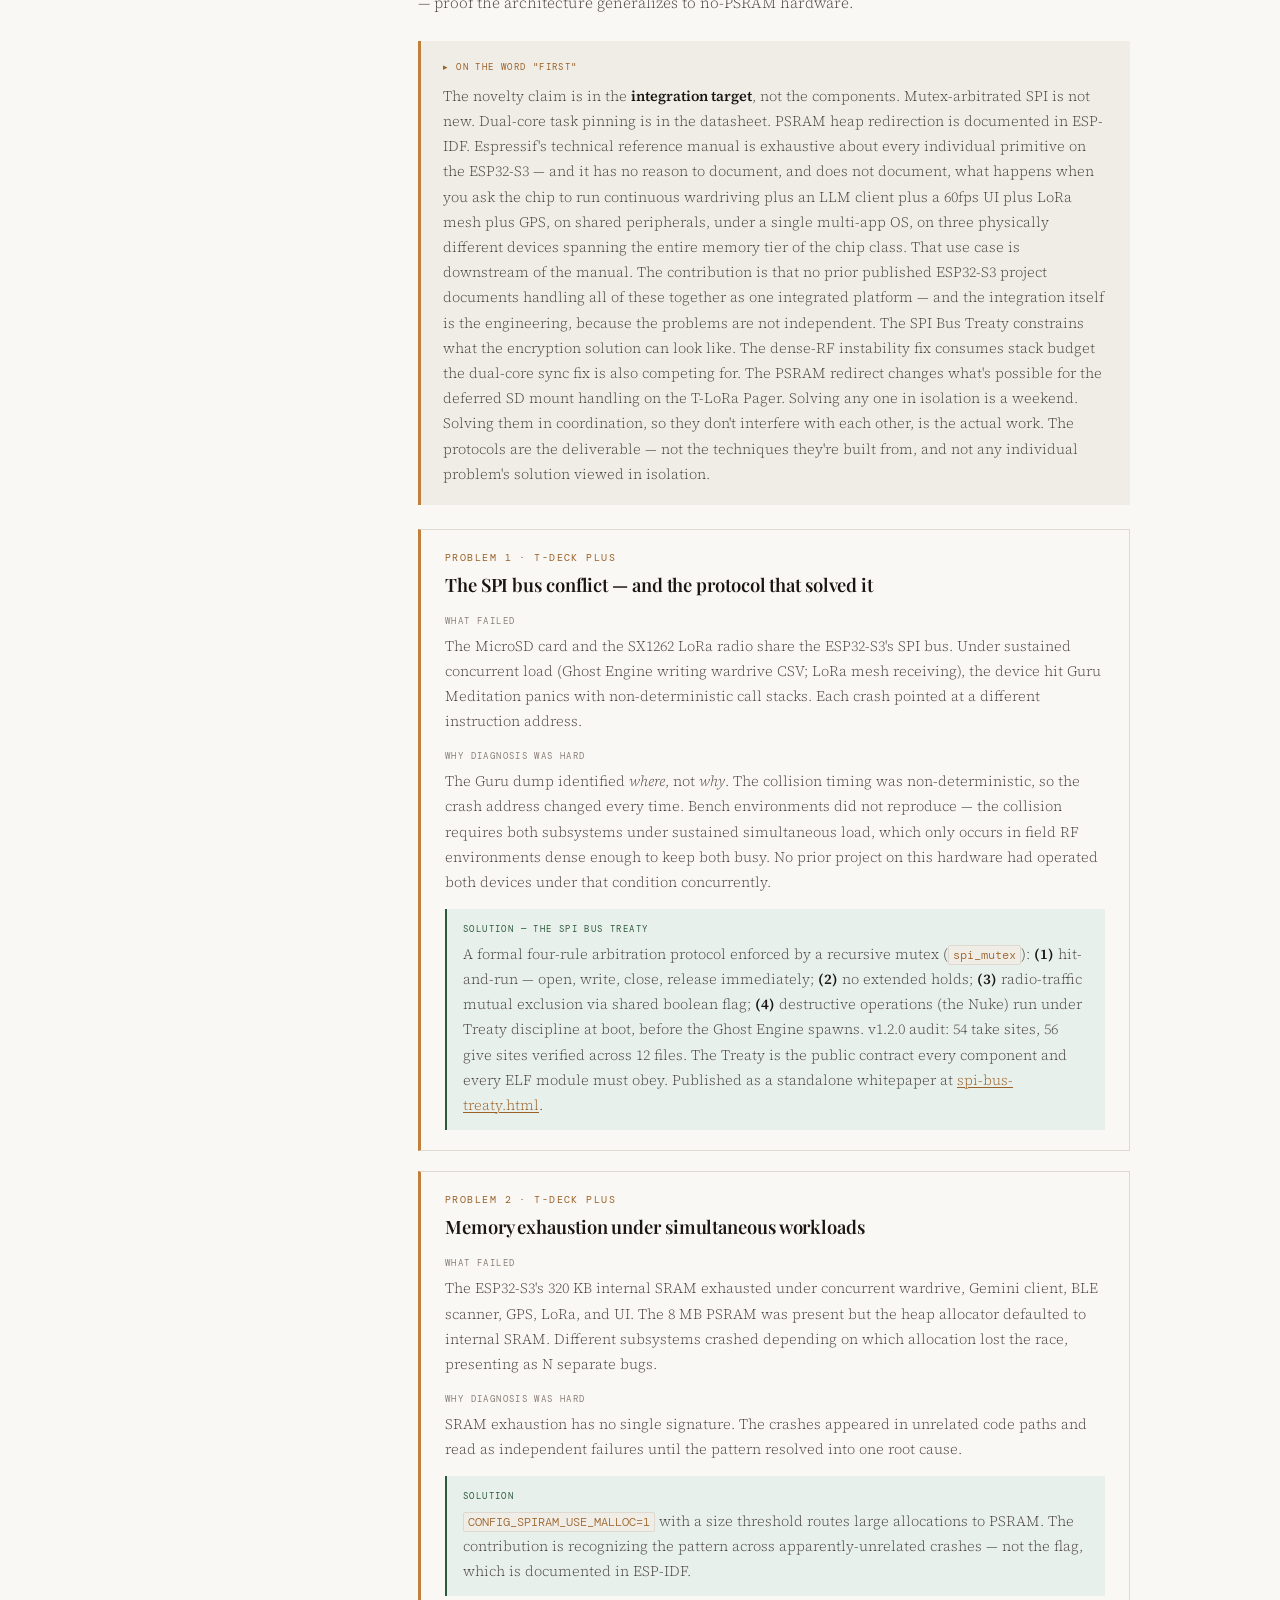
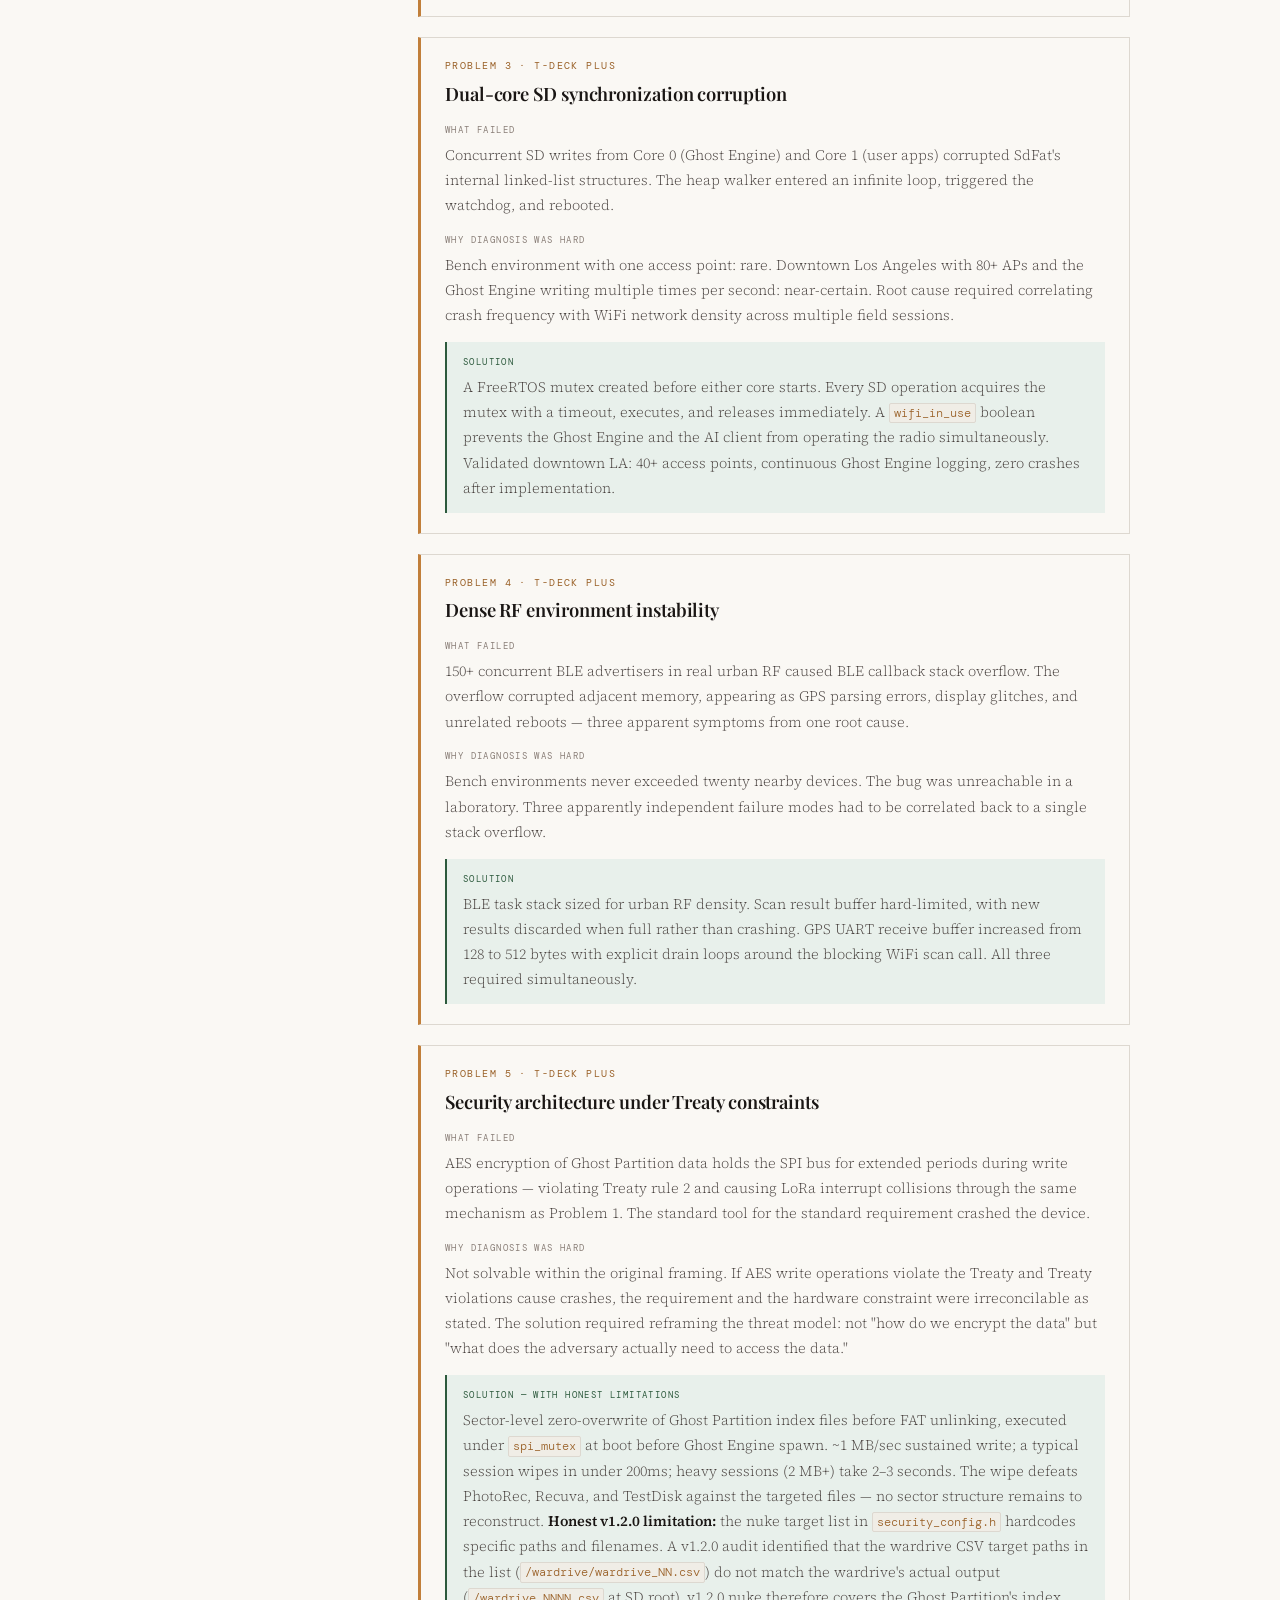
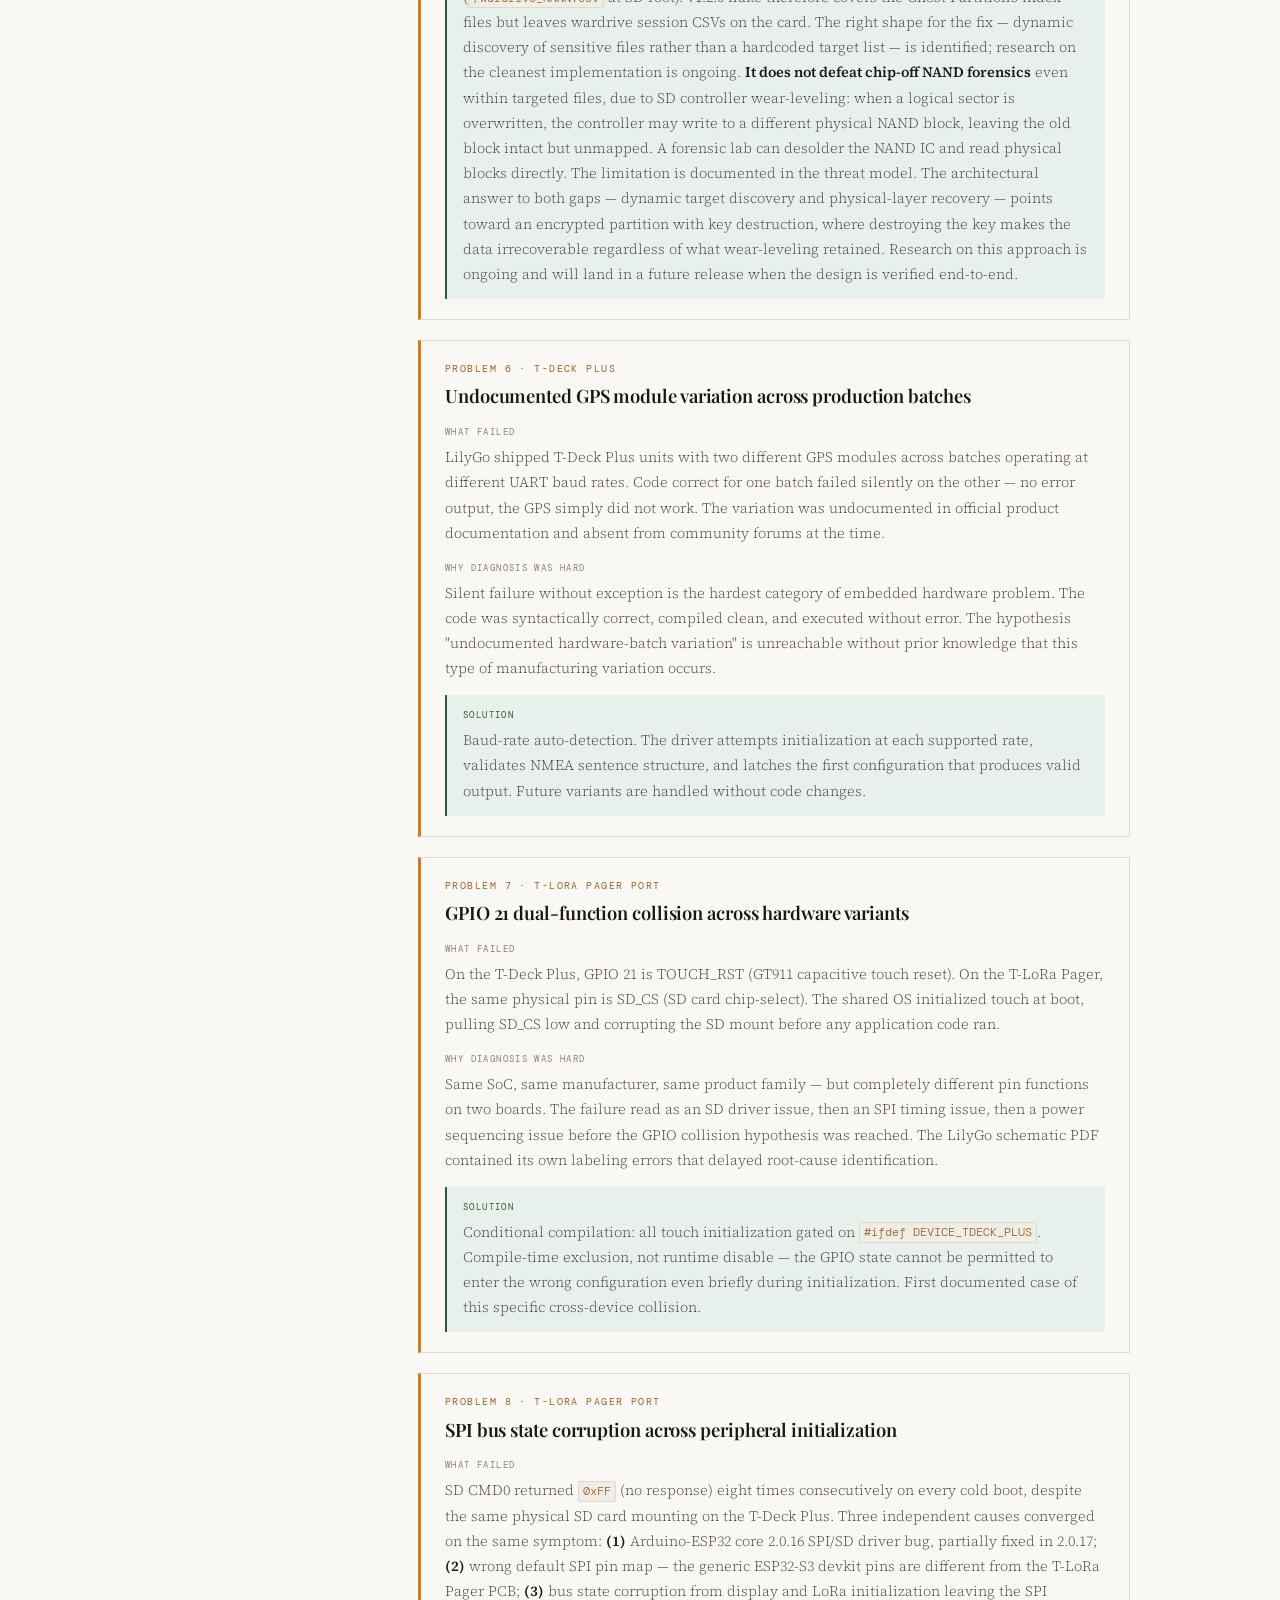
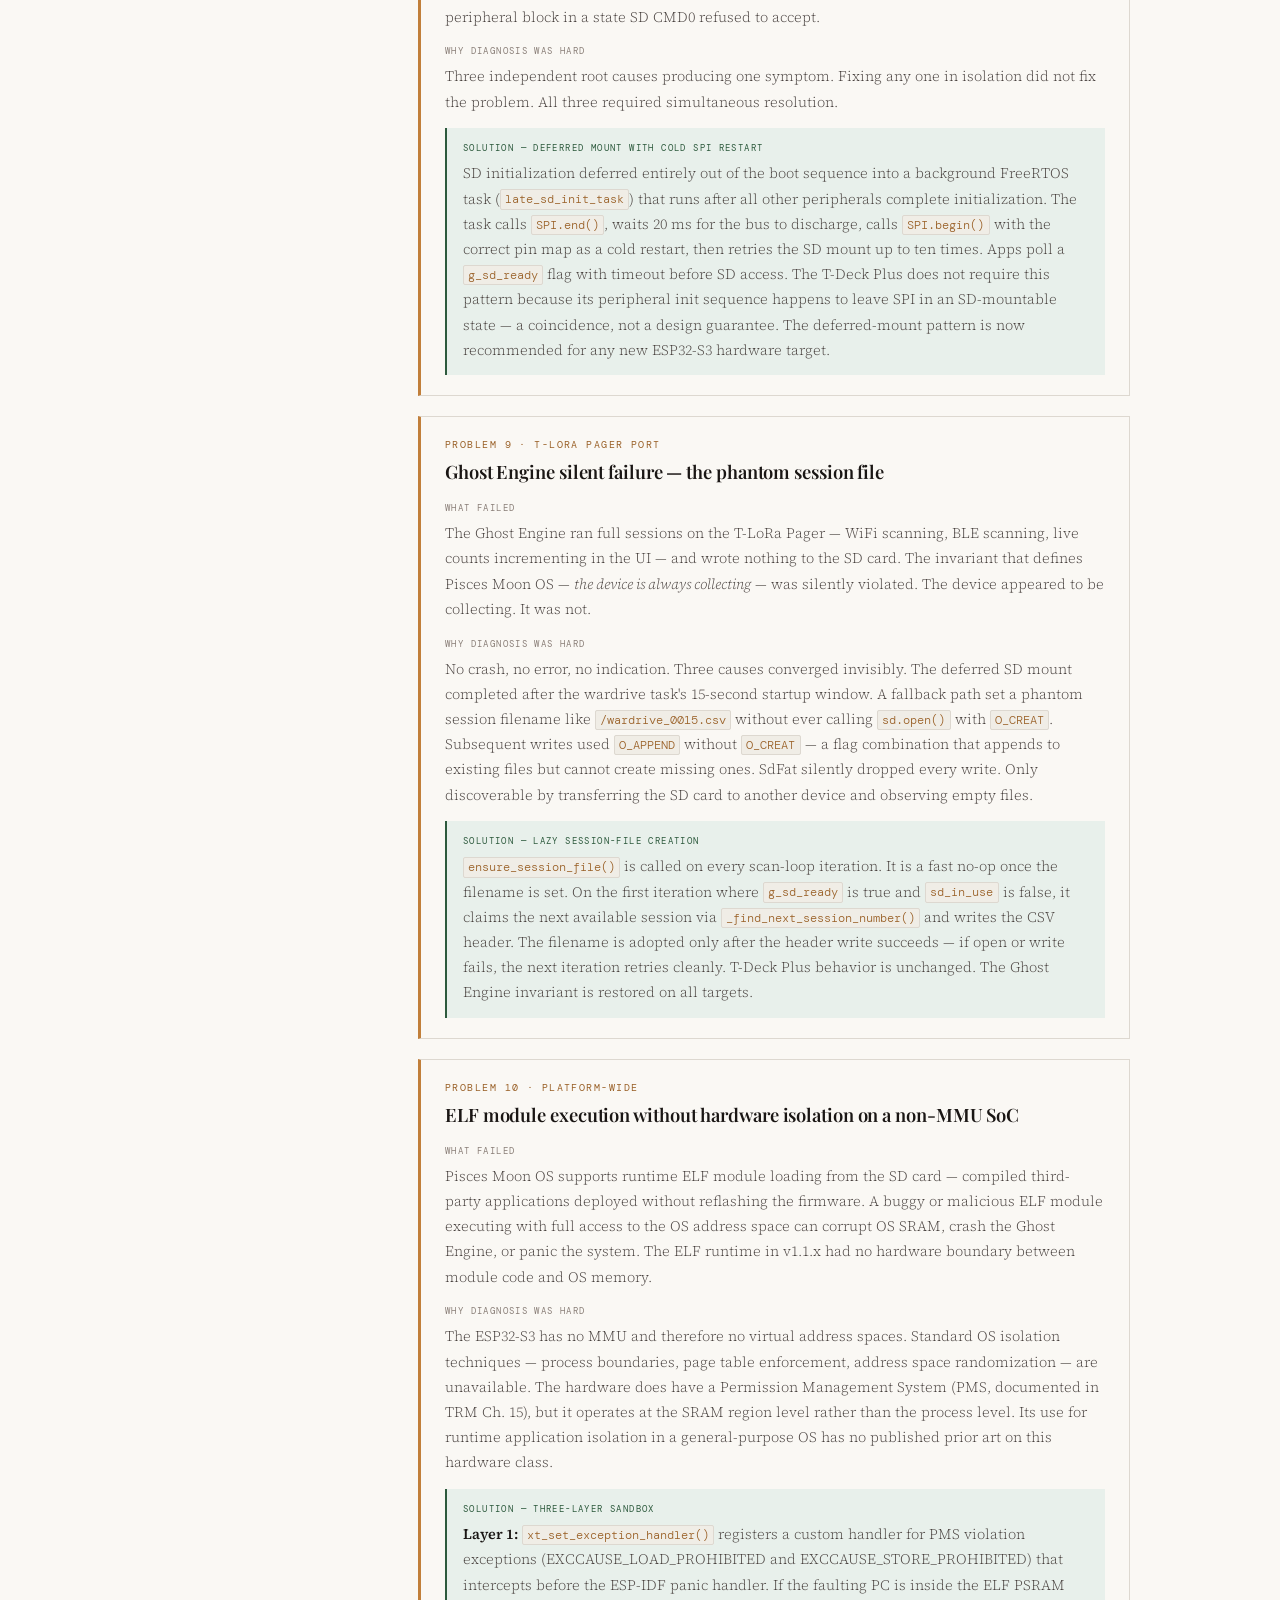
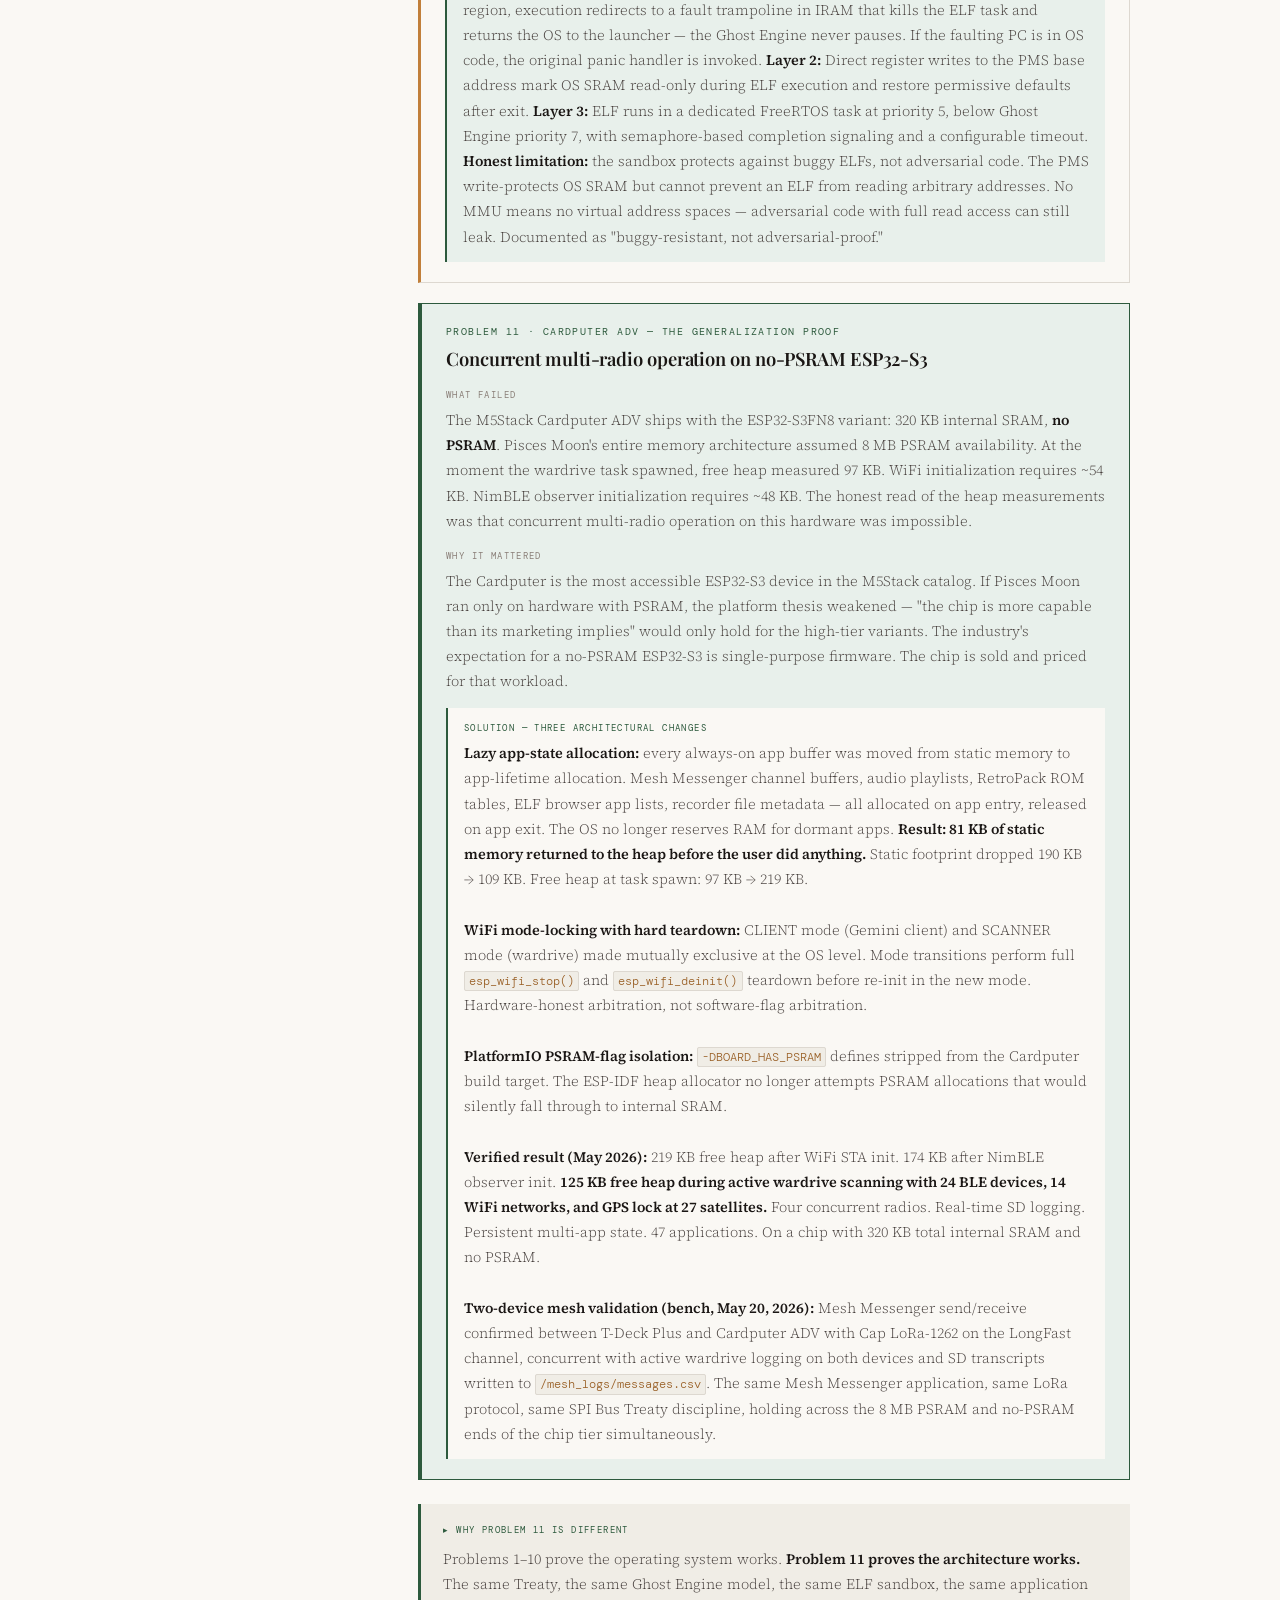
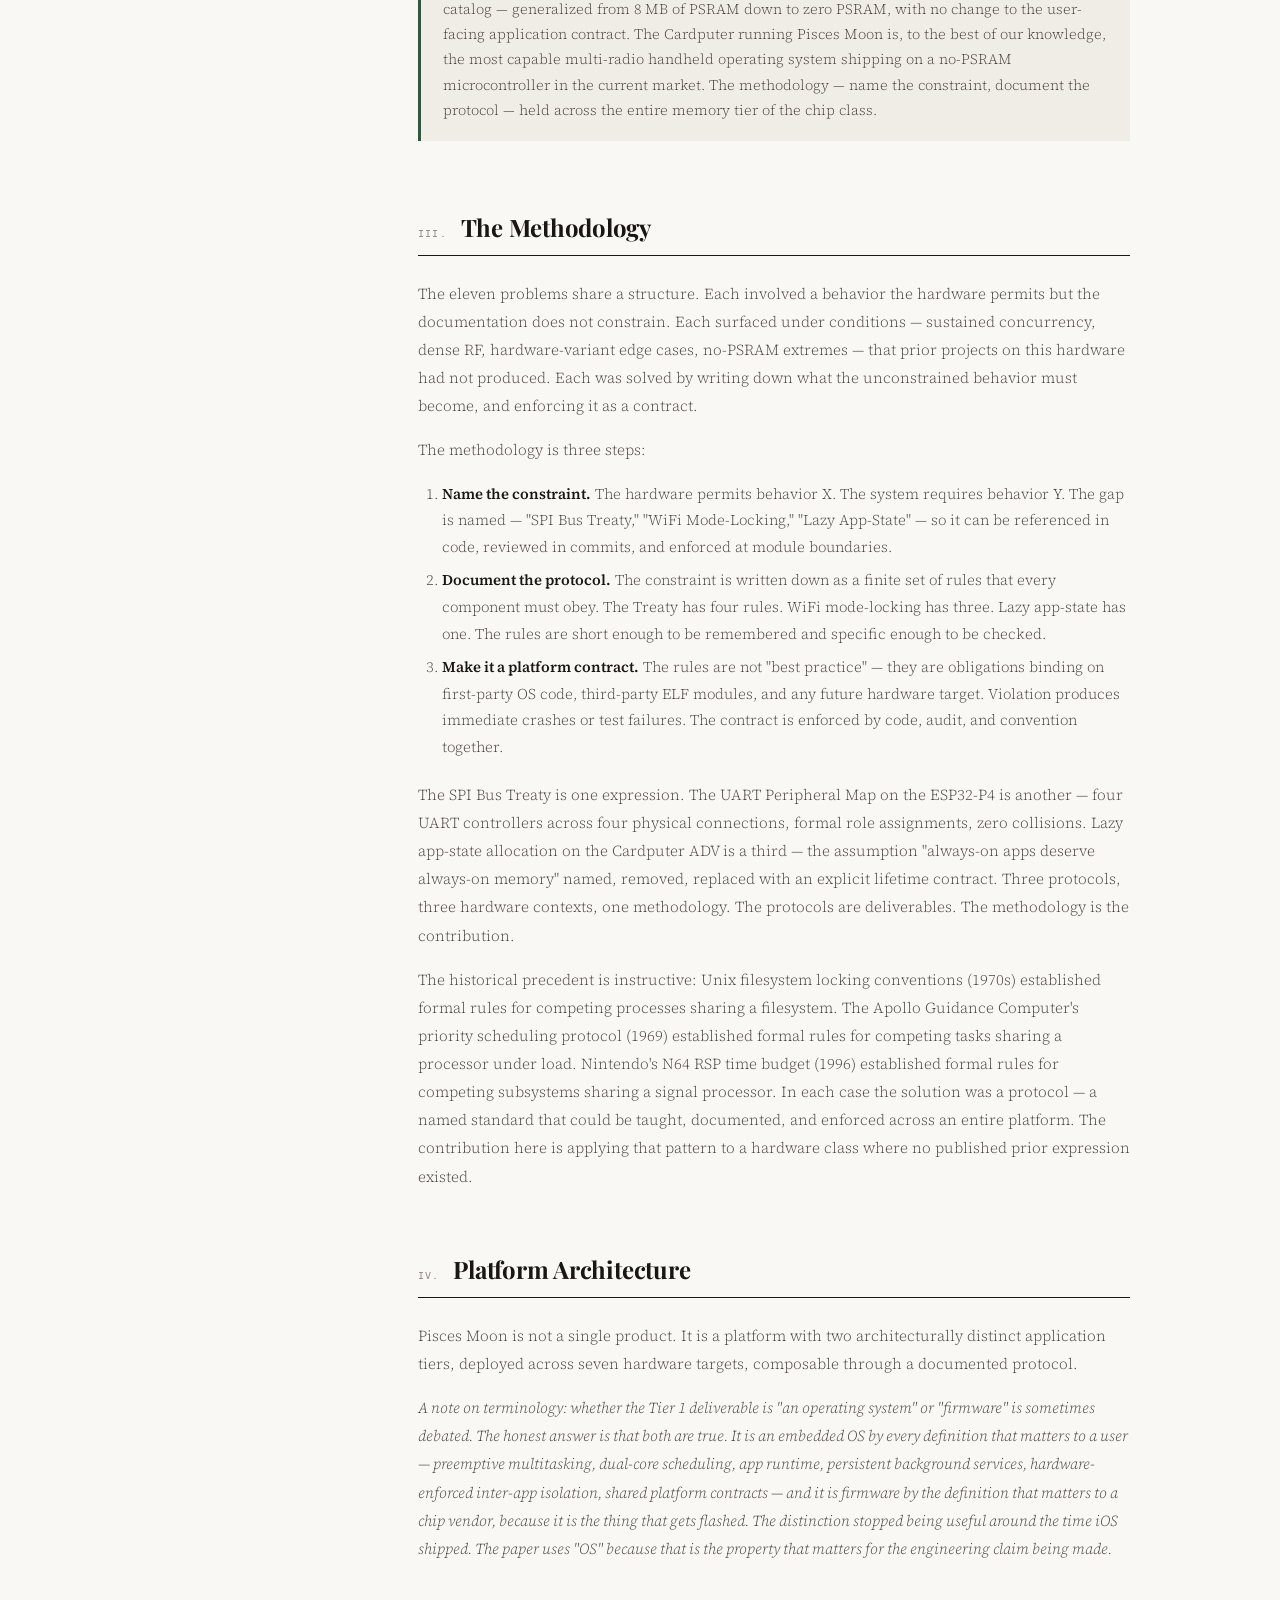
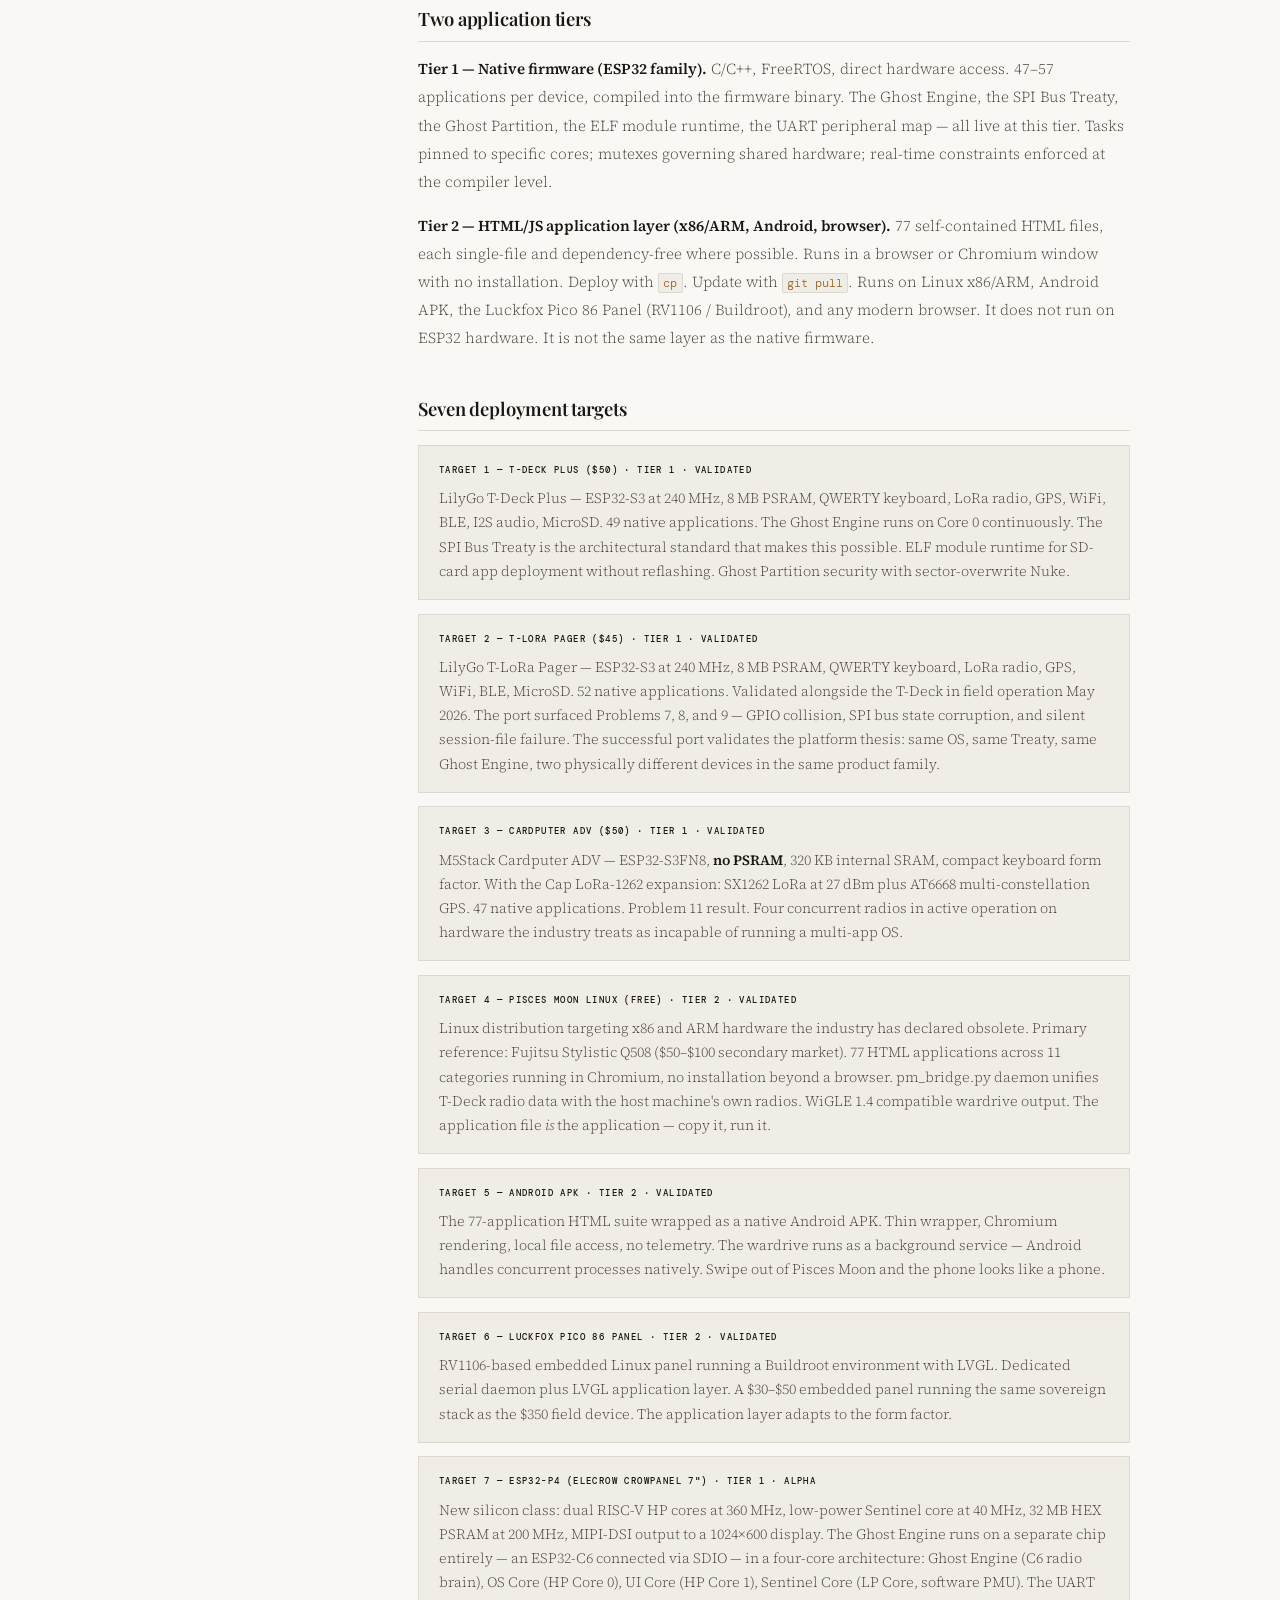
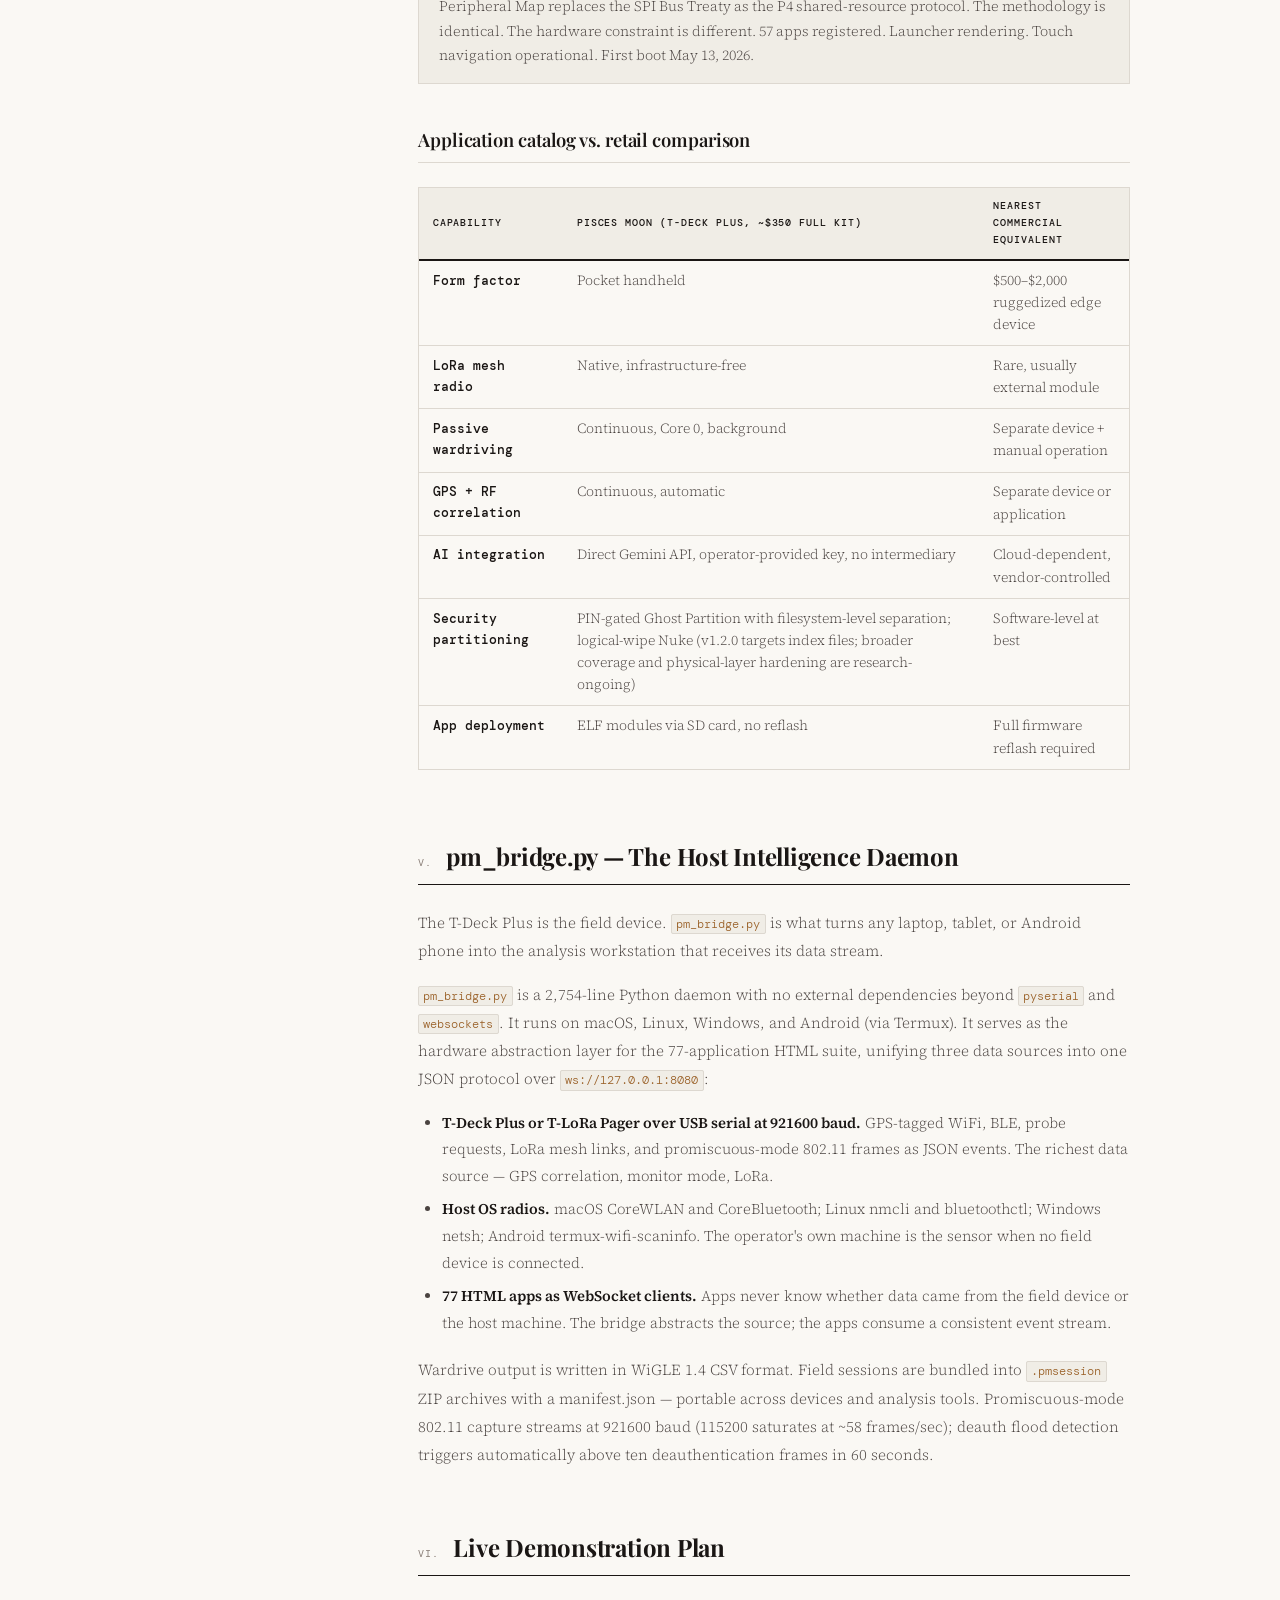
<file: sovereignty.html>
<!DOCTYPE html>
<html lang="en">
<head>
  <meta charset="UTF-8">
  <meta name="viewport" content="width=device-width, initial-scale=1.0">
  <title>Sovereignty White Paper | Pisces Moon OS — The SPI Bus Treaty &amp; Eleven Engineering Problems</title>
  <meta name="description" content="Technical white paper documenting eleven engineering problems solved while building Pisces Moon OS — a multi-app handheld operating system shipping on three ESP32-S3 deployment targets including the no-PSRAM Cardputer ADV. The SPI Bus Treaty, three-layer ELF sandbox on a non-MMU SoC, and the methodology that produced both.">
  <link rel="canonical" href="https://fluidfortune.com/sovereignty.html">

  <meta property="og:type" content="article">
  <meta property="og:url" content="https://fluidfortune.com/sovereignty.html">
  <meta property="og:title" content="Sovereignty White Paper | Pisces Moon OS">
  <meta property="og:description" content="Eleven engineering problems solved while building a multi-app handheld OS on the ESP32-S3 — including concurrent four-radio operation on the no-PSRAM Cardputer ADV.">
  <meta property="og:image" content="https://fluidfortune.com/courtjester.jpg">
  <meta property="article:published_time" content="2026-04-16T00:00:00Z">
  <meta property="article:modified_time" content="2026-05-19T00:00:00Z">

  <link rel="preconnect" href="https://fonts.googleapis.com">
  <link rel="preload" as="style" href="https://fonts.googleapis.com/css2?family=Playfair+Display:ital,wght@0,400;0,600;0,900;1,400&family=Source+Serif+4:ital,opsz,wght@0,8..60,300;0,8..60,400;0,8..60,600;1,8..60,300&family=DM+Mono:wght@300;400;500&display=swap" onload="this.onload=null;this.rel='stylesheet'">
  <noscript><link rel="stylesheet" href="https://fonts.googleapis.com/css2?family=Playfair+Display:ital,wght@0,400;0,600;0,900;1,400&family=Source+Serif+4:ital,opsz,wght@0,8..60,300;0,8..60,400;0,8..60,600;1,8..60,300&family=DM+Mono:wght@300;400;500&display=swap"></noscript>

  <style>
    :root {
      --paper: #faf8f4;
      --paper-dark: #f0ede6;
      --paper-mid: #e8e3db;
      --ink: #1a1614;
      --ink-mid: #4a4340;
      --ink-light: #8a7f78;
      --ink-faint: #c5bdb5;
      --accent: #c17f3a;
      --accent-dim: #9a6128;
      --accent-pale: #f5ead8;
      --rule: #ddd8d0;
      --green: #2d5a3d;
      --green-pale: #e8f0eb;
      --font-disp: 'Playfair Display', Georgia, serif;
      --font-body: 'Source Serif 4', Georgia, serif;
      --font-mono: 'DM Mono', monospace;
      --max-w: 760px;
      --toc-w: 220px;
    }
    *, *::before, *::after { box-sizing: border-box; margin: 0; padding: 0; }
    html { font-size: 16px; scroll-behavior: smooth; }
    body { background: var(--paper); color: var(--ink); font-family: var(--font-body); line-height: 1.75; -webkit-font-smoothing: antialiased; }

    /* NAV */
    nav.top { border-bottom: 1px solid var(--rule); position: sticky; top: 0; background: var(--paper); z-index: 100; }
    nav.top .nav-inner { max-width: calc(var(--max-w) + var(--toc-w) + 4rem); margin: 0 auto; padding: 0 2rem; display: flex; gap: 1.75rem; align-items: center; }
    nav.top a { font-family: var(--font-mono); font-size: .62rem; letter-spacing: .12em; color: var(--ink-light); text-decoration: none; padding: .85rem 0; border-bottom: 2px solid transparent; transition: color .15s, border-color .15s; display: inline-block; }
    nav.top a:hover { color: var(--accent); border-bottom-color: var(--accent); }
    nav.top a.home { color: var(--ink); font-weight: 500; }
    nav.top .nav-doc-label { margin-left: auto; font-family: var(--font-mono); font-size: .56rem; letter-spacing: .15em; color: var(--ink-light); border: 1px solid var(--rule); padding: .25rem .65rem; background: var(--paper-dark); }

    /* LAYOUT */
    .layout { display: flex; max-width: calc(var(--max-w) + var(--toc-w) + 4rem); margin: 0 auto; padding: 0 2rem; gap: 3rem; align-items: flex-start; }

    /* TOC */
    .toc { width: var(--toc-w); flex-shrink: 0; position: sticky; top: 50px; padding: 2.5rem 0; max-height: calc(100vh - 50px); overflow-y: auto; }
    .toc-label { font-family: var(--font-mono); font-size: .55rem; letter-spacing: .2em; color: var(--ink-light); margin-bottom: .75rem; padding-bottom: .4rem; border-bottom: 1px solid var(--rule); display: block; text-transform: uppercase; }
    .toc a { display: block; font-family: var(--font-mono); font-size: .62rem; color: var(--ink-mid); text-decoration: none; padding: .25rem 0 .25rem .5rem; letter-spacing: .04em; transition: color .15s, border-left-color .15s; border-left: 2px solid transparent; margin-bottom: .1rem; line-height: 1.5; }
    .toc a:hover { color: var(--accent); border-left-color: var(--accent); }
    .toc a .num { color: var(--ink-faint); display: inline-block; width: 1.5rem; }
    .toc .toc-section { margin-top: 1rem; padding-top: .65rem; border-top: 1px solid var(--rule); }
    .toc a.ext { color: var(--accent-dim); }
    ::-webkit-scrollbar { width: 4px; } ::-webkit-scrollbar-track { background: var(--paper); } ::-webkit-scrollbar-thumb { background: var(--rule); }

    /* CONTENT */
    .content { flex: 1; min-width: 0; padding: 3rem 0 6rem; max-width: var(--max-w); }

    /* MASTHEAD */
    .masthead { border-bottom: 2px solid var(--ink); padding-bottom: 2rem; margin-bottom: 2.5rem; }
    .masthead-eyebrow { font-family: var(--font-mono); font-size: .6rem; letter-spacing: .2em; color: var(--ink-light); margin-bottom: .5rem; text-transform: uppercase; }
    .masthead-title { font-family: var(--font-disp); font-size: clamp(1.85rem, 4.5vw, 2.6rem); font-weight: 900; letter-spacing: -.02em; line-height: 1.1; color: var(--ink); margin-bottom: .65rem; }
    .masthead-sub { font-family: var(--font-body); font-size: 1.05rem; color: var(--accent-dim); font-style: italic; font-weight: 300; line-height: 1.5; margin-bottom: 1.25rem; }
    .masthead-meta { font-family: var(--font-mono); font-size: .62rem; color: var(--ink-light); letter-spacing: .05em; line-height: 1.85; }
    .masthead-meta span { display: inline-block; margin-right: 1.5rem; }
    .masthead-meta .ver { color: var(--accent-dim); border: 1px solid var(--accent-pale); background: var(--accent-pale); padding: .1rem .55rem; }

    /* ABSTRACT */
    .abstract { background: var(--paper-dark); border-left: 3px solid var(--ink); padding: 1.5rem 1.75rem; margin-bottom: 3rem; }
    .abstract-label { font-family: var(--font-mono); font-size: .58rem; letter-spacing: .2em; color: var(--ink-light); margin-bottom: .85rem; text-transform: uppercase; }
    .abstract p { font-family: var(--font-body); font-size: .94rem; color: var(--ink-mid); line-height: 1.75; margin-bottom: .85rem; font-weight: 300; }
    .abstract p:last-child { margin-bottom: 0; }
    .abstract strong { color: var(--ink); font-weight: 600; }
    .abstract em { font-style: italic; }

    /* SECTION */
    section.s { padding-top: 3rem; }
    section.s:first-of-type { padding-top: 0; }
    .s-header { display: flex; align-items: baseline; gap: .85rem; padding-bottom: .75rem; border-bottom: 1.5px solid var(--ink); margin-bottom: 1.5rem; }
    .s-num { font-family: var(--font-mono); font-size: .65rem; color: var(--ink-light); letter-spacing: .12em; flex-shrink: 0; }
    .s-title { font-family: var(--font-disp); font-size: 1.5rem; font-weight: 700; color: var(--ink); letter-spacing: -.01em; line-height: 1.2; }

    /* TYPOGRAPHY */
    p { font-size: .95rem; color: var(--ink-mid); line-height: 1.85; margin-bottom: 1rem; font-weight: 300; }
    strong { color: var(--ink); font-weight: 600; }
    em { font-style: italic; }
    a { color: var(--accent-dim); text-decoration: underline; text-decoration-thickness: 1px; text-underline-offset: 2px; transition: color .15s; }
    a:hover { color: var(--accent); }
    code { font-family: var(--font-mono); font-size: .82em; color: var(--accent-dim); background: var(--paper-dark); padding: .1em .35em; border: 1px solid var(--rule); border-radius: 2px; }
    ol, ul { margin: .85rem 0 1.25rem 1.5rem; }
    li { font-size: .93rem; color: var(--ink-mid); line-height: 1.8; margin-bottom: .4rem; font-weight: 300; }
    li strong { color: var(--ink); }
    blockquote { border-left: 3px solid var(--ink-faint); padding: .25rem 1.25rem; margin: 1.5rem 0; }
    blockquote p { font-style: italic; font-size: .95rem; color: var(--ink-mid); margin-bottom: 0; }
    h3.subhead { font-family: var(--font-disp); font-size: 1.15rem; font-weight: 600; color: var(--ink); letter-spacing: -.005em; margin: 2.5rem 0 .85rem; padding-bottom: .35rem; border-bottom: 1px solid var(--rule); }

    /* CALLOUT */
    .callout { background: var(--paper-dark); border-left: 3px solid var(--accent); padding: 1.1rem 1.4rem; margin: 1.5rem 0; }
    .callout .c-label { font-family: var(--font-mono); font-size: .58rem; letter-spacing: .15em; color: var(--accent-dim); margin-bottom: .55rem; text-transform: uppercase; }
    .callout p { font-size: .9rem; color: var(--ink-mid); line-height: 1.75; margin-bottom: .65rem; }
    .callout p:last-child { margin-bottom: 0; }
    .callout strong { color: var(--ink); }

    /* PROBLEM BLOCK */
    .pb { background: var(--paper); border: 1px solid var(--rule); border-left: 3px solid var(--accent); padding: 1.25rem 1.5rem; margin: 1.25rem 0; }
    .pb-num { font-family: var(--font-mono); font-size: .6rem; letter-spacing: .15em; color: var(--accent-dim); text-transform: uppercase; margin-bottom: .4rem; }
    .pb-title { font-family: var(--font-disp); font-size: 1.15rem; font-weight: 600; color: var(--ink); letter-spacing: -.005em; line-height: 1.3; margin-bottom: 1rem; }
    .pb-row { margin: .85rem 0; }
    .pb-label { font-family: var(--font-mono); font-size: .58rem; letter-spacing: .15em; color: var(--ink-light); text-transform: uppercase; margin-bottom: .3rem; }
    .pb-text { font-size: .9rem; color: var(--ink-mid); line-height: 1.75; font-weight: 300; }
    .pb-solution { background: var(--green-pale); border-left: 2px solid var(--green); padding: .75rem 1rem; margin-top: .85rem; }
    .pb-solution .pb-label { color: var(--green); }
    .pb-solution .pb-text { color: var(--ink-mid); }

    /* PROBLEM 11 — highlight */
    .pb-hero { background: var(--green-pale); border-color: var(--green); border-left-width: 4px; }
    .pb-hero .pb-num { color: var(--green); }
    .pb-hero .pb-solution { background: var(--paper); border-left-color: var(--green); }

    /* TABLE */
    .table-wrap { overflow-x: auto; margin: 1.5rem 0; border: 1px solid var(--rule); }
    table { width: 100%; border-collapse: collapse; font-family: var(--font-body); font-size: .87rem; background: var(--paper); }
    th { background: var(--paper-dark); color: var(--ink); font-family: var(--font-mono); font-size: .6rem; letter-spacing: .1em; padding: .65rem .85rem; text-align: left; border-bottom: 2px solid var(--ink); font-weight: 500; text-transform: uppercase; }
    td { padding: .55rem .85rem; border-top: 1px solid var(--rule); color: var(--ink-mid); vertical-align: top; line-height: 1.6; font-weight: 300; }
    td:first-child { color: var(--ink); font-weight: 500; font-family: var(--font-mono); font-size: .82rem; }

    /* TARGET BLOCKS */
    .target { background: var(--paper-dark); border: 1px solid var(--rule); padding: 1rem 1.25rem; margin: .85rem 0; }
    .target-label { font-family: var(--font-mono); font-size: .58rem; letter-spacing: .15em; color: var(--ink); margin-bottom: .5rem; text-transform: uppercase; font-weight: 500; }
    .target p { font-size: .89rem; color: var(--ink-mid); line-height: 1.7; margin: 0; }
    .target p + p { margin-top: .55rem; }

    /* DEMO GRID */
    .demo-grid { display: grid; grid-template-columns: 1fr 1fr; gap: .85rem; margin: 1.25rem 0; }
    .demo-step { background: var(--paper-dark); border: 1px solid var(--rule); padding: 1rem 1.15rem; }
    .ds-num { font-family: var(--font-mono); font-size: .6rem; letter-spacing: .15em; color: var(--accent-dim); margin-bottom: .35rem; text-transform: uppercase; }
    .ds-title { font-family: var(--font-disp); font-size: 1rem; font-weight: 600; color: var(--ink); margin-bottom: .5rem; line-height: 1.3; }
    .ds-body { font-size: .87rem; color: var(--ink-mid); line-height: 1.65; font-weight: 300; }

    /* VERIFIABILITY BLOCK */
    .verif { background: var(--paper-dark); border: 1px solid var(--rule); padding: 1.5rem 1.75rem; margin: 1.5rem 0; font-family: var(--font-mono); font-size: .78rem; line-height: 1.9; color: var(--ink-mid); }
    .verif .v-label { color: var(--ink-light); font-size: .58rem; letter-spacing: .15em; text-transform: uppercase; margin-top: 1rem; margin-bottom: .35rem; display: block; }
    .verif .v-label:first-child { margin-top: 0; }
    .verif a { color: var(--accent-dim); }

    /* FIELD VIDEO */
    .field-video { margin: 1.5rem 0; }
    .field-video-label { font-family: var(--font-mono); font-size: .58rem; letter-spacing: .15em; color: var(--ink-light); margin-bottom: .5rem; text-transform: uppercase; }
    .field-video-frame { position: relative; padding-bottom: 56.25%; height: 0; overflow: hidden; border: 1px solid var(--rule); }
    .field-video-frame iframe { position: absolute; top: 0; left: 0; width: 100%; height: 100%; border: 0; }
    .field-video-caption { font-family: var(--font-mono); font-size: .58rem; color: var(--ink-light); letter-spacing: .04em; margin-top: .4rem; }

    /* CLOSING */
    .colophon { border-top: 2px solid var(--ink); padding: 1.75rem 0 0; margin-top: 3.5rem; font-family: var(--font-mono); font-size: .68rem; color: var(--ink-light); line-height: 2; }
    .colophon p { font-size: .68rem; color: var(--ink-light); margin-bottom: .35rem; font-family: var(--font-mono); }
    .colophon strong { color: var(--ink); }
    .colophon a { color: var(--accent-dim); }

    /* FOOTER */
    footer.site { border-top: 1px solid var(--rule); margin-top: 4rem; padding: 1.5rem 2rem; }
    footer.site .footer-inner { max-width: calc(var(--max-w) + var(--toc-w) + 4rem); margin: 0 auto; display: flex; justify-content: space-between; gap: 1rem; flex-wrap: wrap; }
    footer.site p { font-family: var(--font-mono); font-size: .6rem; color: var(--ink-light); letter-spacing: .05em; margin: 0; }
    footer.site a { color: var(--ink-mid); text-decoration: none; }
    footer.site a:hover { color: var(--accent); }

    /* RESPONSIVE */
    @media (max-width: 900px) {
      .layout { flex-direction: column; gap: 0; padding: 0 1.5rem; }
      .toc { width: 100%; position: static; padding: 1.5rem 0 .5rem; max-height: none; }
      .content { padding: 1.5rem 0 4rem; max-width: 100%; }
      .demo-grid { grid-template-columns: 1fr; }
    }
    @media (max-width: 600px) {
      nav.top .nav-inner { padding: 0 1.25rem; gap: 1rem; flex-wrap: wrap; }
      nav.top .nav-doc-label { display: none; }
    }
  </style>
</head>
<body>

<nav class="top">
  <div class="nav-inner">
    <a href="https://fluidfortune.com" class="home">FLUID FORTUNE</a>
    <a href="sovereignty.html">WHITE PAPER</a>
    <a href="engineering-record.html">ENGINEERING RECORD</a>
    <a href="spi-bus-treaty.html">SPI BUS TREATY</a>
    <a href="device-architecture.html">DEVICE ARCHITECTURE</a>
    <a href="mesh-state.html">MESH STATE</a>
    <span class="nav-doc-label">TECHNICAL DOCUMENTATION</span>
  </div>
</nav>

<div class="layout">

  <!-- TOC -->
  <aside class="toc">
    <span class="toc-label">▸ Contents</span>
    <a href="#talk"><span class="num">I.</span>What the Talk Delivers</a>
    <a href="#problems"><span class="num">II.</span>Eleven Engineering Problems</a>
    <a href="#methodology"><span class="num">III.</span>The Methodology</a>
    <a href="#architecture"><span class="num">IV.</span>Platform Architecture</a>
    <a href="#bridge"><span class="num">V.</span>pm_bridge.py Daemon</a>
    <a href="#demo"><span class="num">VI.</span>Live Demonstration Plan</a>
    <a href="#verify"><span class="num">VII.</span>Verifiability &amp; Prior Art</a>
    <a href="#sovereignty"><span class="num">VIII.</span>The Sovereignty Argument</a>
    <a href="#speaker"><span class="num">IX.</span>Speaker Note</a>

    <div class="toc-section">
      <span class="toc-label">▸ Related</span>
      <a href="engineering-record.html" class="ext">Engineering Record →</a>
      <a href="spi-bus-treaty.html" class="ext">SPI Bus Treaty →</a>
      <a href="device-architecture.html" class="ext">Device Architecture →</a>
      <a href="mesh-state.html" class="ext">Mesh State →</a>
    </div>
  </aside>

  <!-- CONTENT -->
  <main class="content">

    <!-- MASTHEAD -->
    <header class="masthead">
      <div class="masthead-eyebrow">Pisces Moon OS — Sovereignty White Paper</div>
      <h1 class="masthead-title">The SPI Bus Treaty<br>and Eleven Engineering Problems<br>on the ESP32-S3</h1>
      <p class="masthead-sub">A multi-app handheld operating system shipping on three deployment targets spanning the entire memory tier of the chip class — including the no-PSRAM Cardputer ADV running four concurrent radios on 320 KB of internal SRAM.</p>
      <div class="masthead-meta">
        <span>April 16, 2026 — Revised May 19, 2026</span>
        <span class="ver">v1.2.0 "MULTI-DEVICE"</span>
        <span>Eric Becker · Fluid Fortune</span><br>
        <span>DEF CON 34 CFP — Submission ID 1349</span>
        <span>All claims verifiable against public AGPL-3.0 codebase</span>
      </div>
    </header>

    <!-- ABSTRACT -->
    <div class="abstract">
      <div class="abstract-label">Abstract</div>
      <p>This paper documents eleven engineering problems solved while building <strong>Pisces Moon OS</strong> — a multi-app handheld operating system that ships on three ESP32-S3 deployment targets, including the no-PSRAM Cardputer ADV (320 KB internal SRAM, four concurrent radios in active operation). The work produced two architectural artifacts with no prior published equivalent on this hardware class: <strong>the SPI Bus Treaty</strong>, a formal shared-bus arbitration protocol that names and codifies the mutex discipline required for concurrent SD, LoRa, and display operation on a single SPI bus; and <strong>a three-layer hardware-enforced ELF module sandbox</strong> built on the ESP32-S3 Permission Management System and Xtensa exception handler hijacking — a runtime application isolation mechanism on a non-MMU SoC that, to the best of our knowledge, has no published implementation for a general-purpose OS on this hardware.</p>
      <p>The engineering progression is verifiable against a public codebase. Problems 1–6 were discovered on the LilyGo T-Deck Plus during 2025 field operations in dense RF environments (downtown Los Angeles; 80+ access points; 100+ BLE advertisers). Problems 7–9 emerged porting the same OS to the LilyGo T-LoRa Pager — hardware-variant collisions (GPIO 21 dual-function, SPI bus state corruption, lazy session-file creation) that only surface when one OS targets two physically different boards in the same product family. Problem 10 is the platform-wide ELF sandbox. <strong>Problem 11 is the proof the methodology generalizes:</strong> the same architectural patterns ported down to the Cardputer ADV (ESP32-S3FN8 variant, no PSRAM) running concurrent WiFi STA, BLE observer, GPS, and LoRa with 125 KB free heap during active wardrive scanning — on hardware the industry sells for single-purpose firmware.</p>
      <p>This paper presents the eleven problems with their solutions, the architectural methodology those solutions express — <em>name the constraint, document the protocol, make it a platform contract</em> — and the live demonstration plan that walks an audience through the work on physical hardware. The methodology is the contribution. The protocols (SPI Bus Treaty, UART Peripheral Map, lazy app-state allocation) are its expressions.</p>
    </div>

    <!-- I. WHAT THE TALK DELIVERS -->
    <section class="s" id="talk">
      <div class="s-header">
        <span class="s-num">I.</span>
        <h2 class="s-title">What the Talk Delivers</h2>
      </div>

      <div class="callout" style="border-left-color:var(--ink);background:var(--paper-dark)">
        <div class="c-label" style="color:var(--ink)">▸ The question that started the project</div>
        <p>The LilyGo T-Deck Plus looks like a BlackBerry. Why doesn't it work like one?</p>
        <p>Not "why doesn't it run BlackBerry OS" — but why doesn't this $80 device, with a QWERTY keyboard and a screen and four radios and a CPU faster than the one in a 2009 smartphone, behave like a general-purpose handheld computer? Why does the ESP32-S3 reference firmware ecosystem treat a multi-radio QWERTY pocket device as a single-purpose appliance — a Meshtastic node, a wardriver, a remote, a sensor — when the silicon is plainly capable of more?</p>
        <p>The honest answer is: because nobody had asked the platform to be more, and the moment you ask, ten interlocking engineering problems emerge — none of them in Espressif's manual, because Espressif documents primitives, not integration targets. <strong>This paper is the record of asking that question and following the engineering wherever it led.</strong> Pisces Moon OS is the operating system that resulted. The eleventh problem is what made it portable across the entire memory tier of the chip class.</p>
        <p><em>A note on prior art that is sometimes raised: Sailfish, postmarketOS, KaiOS, and similar handheld Linux distributions run on application processors with MMUs, virtual memory, gigabytes of RAM, and a Linux kernel underneath. This is a different engineering problem entirely. The ESP32-S3 has no MMU, no virtual address spaces, no Linux, and on the most-constrained Pisces Moon target — the Cardputer ADV — 320 KB of total SRAM. The thing that makes those distributions possible on application-processor hardware is the thing that is absent here, which is why this project exists.</em></p>
      </div>

      <p>The proposed DEF CON 34 talk is a 45-minute walk through the engineering record of a multi-app operating system shipping on hardware the industry treats as single-purpose. The audience leaves with three concrete artifacts:</p>

      <ol>
        <li><strong>A named architectural protocol they can use immediately</strong> — the SPI Bus Treaty, presented as a four-rule contract that solves a class of bus-arbitration crashes any multi-radio ESP32-S3 project will encounter. Reference implementation is open source.</li>
        <li><strong>A methodology for solving structurally similar problems</strong> — <em>name the constraint, document the protocol, make it a platform contract.</em> The Treaty was the first expression on the S3. The UART Peripheral Map (ESP32-P4) is the second. Lazy app-state allocation (Cardputer ADV) is the third. Same methodology, three different hardware contexts.</li>
        <li><strong>A hardware-enforced ELF sandbox on a non-MMU SoC</strong> — using the ESP32-S3 Permission Management System and a custom Xtensa exception handler. No prior published ESP32-S3 project documents this combination for runtime third-party application isolation under a multi-app OS.</li>
      </ol>

      <p>The demo is live on stage. The codebase is public. The engineering is verifiable in commits and on the devices themselves. There is no theoretical content in the talk — every claim is a piece of code that runs on a $50 device the audience can buy and reproduce.</p>

      <div class="field-video">
        <div class="field-video-label">Field Validation — Lincoln Heights, Los Angeles</div>
        <div class="field-video-frame">
          <iframe src="https://www.youtube.com/embed/UmZXQFjDws8" title="Pisces Moon OS — Ghost Engine Field Demo" allow="accelerometer; autoplay; clipboard-write; encrypted-media; gyroscope; picture-in-picture" allowfullscreen></iframe>
        </div>
        <div class="field-video-caption">Core 0 ran the Ghost Engine continuously. Core 1 ran a foreground application. The architectural claim made visible.</div>
      </div>
    </section>

    <!-- II. ELEVEN PROBLEMS -->
    <section class="s" id="problems">
      <div class="s-header">
        <span class="s-num">II.</span>
        <h2 class="s-title">Eleven Engineering Problems, Solved As One Integrated Platform</h2>
      </div>

      <p>Each problem is presented with three components: <strong>what failed</strong>, <strong>why diagnosis was hard</strong>, and <strong>the specific solution</strong>. Problems 1–6 are T-Deck Plus discoveries. Problems 7–9 emerged porting to the T-LoRa Pager. Problem 10 is platform-wide (ELF runtime). Problem 11 is the Cardputer ADV result — proof the architecture generalizes to no-PSRAM hardware.</p>

      <div class="callout">
        <div class="c-label">▸ On the word "first"</div>
        <p>The novelty claim is in the <strong>integration target</strong>, not the components. Mutex-arbitrated SPI is not new. Dual-core task pinning is in the datasheet. PSRAM heap redirection is documented in ESP-IDF. Espressif's technical reference manual is exhaustive about every individual primitive on the ESP32-S3 — and it has no reason to document, and does not document, what happens when you ask the chip to run continuous wardriving plus an LLM client plus a 60fps UI plus LoRa mesh plus GPS, on shared peripherals, under a single multi-app OS, on three physically different devices spanning the entire memory tier of the chip class. That use case is downstream of the manual. The contribution is that no prior published ESP32-S3 project documents handling all of these together as one integrated platform — and the integration itself is the engineering, because the problems are not independent. The SPI Bus Treaty constrains what the encryption solution can look like. The dense-RF instability fix consumes stack budget the dual-core sync fix is also competing for. The PSRAM redirect changes what's possible for the deferred SD mount handling on the T-LoRa Pager. Solving any one in isolation is a weekend. Solving them in coordination, so they don't interfere with each other, is the actual work. The protocols are the deliverable — not the techniques they're built from, and not any individual problem's solution viewed in isolation.</p>
      </div>

      <!-- PROBLEM 1 -->
      <div class="pb">
        <div class="pb-num">Problem 1 · T-Deck Plus</div>
        <div class="pb-title">The SPI bus conflict — and the protocol that solved it</div>
        <div class="pb-row">
          <div class="pb-label">What failed</div>
          <div class="pb-text">The MicroSD card and the SX1262 LoRa radio share the ESP32-S3's SPI bus. Under sustained concurrent load (Ghost Engine writing wardrive CSV; LoRa mesh receiving), the device hit Guru Meditation panics with non-deterministic call stacks. Each crash pointed at a different instruction address.</div>
        </div>
        <div class="pb-row">
          <div class="pb-label">Why diagnosis was hard</div>
          <div class="pb-text">The Guru dump identified <em>where</em>, not <em>why</em>. The collision timing was non-deterministic, so the crash address changed every time. Bench environments did not reproduce — the collision requires both subsystems under sustained simultaneous load, which only occurs in field RF environments dense enough to keep both busy. No prior project on this hardware had operated both devices under that condition concurrently.</div>
        </div>
        <div class="pb-solution">
          <div class="pb-label">Solution — the SPI Bus Treaty</div>
          <div class="pb-text">A formal four-rule arbitration protocol enforced by a recursive mutex (<code>spi_mutex</code>): <strong>(1)</strong> hit-and-run — open, write, close, release immediately; <strong>(2)</strong> no extended holds; <strong>(3)</strong> radio-traffic mutual exclusion via shared boolean flag; <strong>(4)</strong> destructive operations (the Nuke) run under Treaty discipline at boot, before the Ghost Engine spawns. v1.2.0 audit: 54 take sites, 56 give sites verified across 12 files. The Treaty is the public contract every component and every ELF module must obey. Published as a standalone whitepaper at <a href="spi-bus-treaty.html">spi-bus-treaty.html</a>.</div>
        </div>
      </div>

      <!-- PROBLEM 2 -->
      <div class="pb">
        <div class="pb-num">Problem 2 · T-Deck Plus</div>
        <div class="pb-title">Memory exhaustion under simultaneous workloads</div>
        <div class="pb-row">
          <div class="pb-label">What failed</div>
          <div class="pb-text">The ESP32-S3's 320 KB internal SRAM exhausted under concurrent wardrive, Gemini client, BLE scanner, GPS, LoRa, and UI. The 8 MB PSRAM was present but the heap allocator defaulted to internal SRAM. Different subsystems crashed depending on which allocation lost the race, presenting as N separate bugs.</div>
        </div>
        <div class="pb-row">
          <div class="pb-label">Why diagnosis was hard</div>
          <div class="pb-text">SRAM exhaustion has no single signature. The crashes appeared in unrelated code paths and read as independent failures until the pattern resolved into one root cause.</div>
        </div>
        <div class="pb-solution">
          <div class="pb-label">Solution</div>
          <div class="pb-text"><code>CONFIG_SPIRAM_USE_MALLOC=1</code> with a size threshold routes large allocations to PSRAM. The contribution is recognizing the pattern across apparently-unrelated crashes — not the flag, which is documented in ESP-IDF.</div>
        </div>
      </div>

      <!-- PROBLEM 3 -->
      <div class="pb">
        <div class="pb-num">Problem 3 · T-Deck Plus</div>
        <div class="pb-title">Dual-core SD synchronization corruption</div>
        <div class="pb-row">
          <div class="pb-label">What failed</div>
          <div class="pb-text">Concurrent SD writes from Core 0 (Ghost Engine) and Core 1 (user apps) corrupted SdFat's internal linked-list structures. The heap walker entered an infinite loop, triggered the watchdog, and rebooted.</div>
        </div>
        <div class="pb-row">
          <div class="pb-label">Why diagnosis was hard</div>
          <div class="pb-text">Bench environment with one access point: rare. Downtown Los Angeles with 80+ APs and the Ghost Engine writing multiple times per second: near-certain. Root cause required correlating crash frequency with WiFi network density across multiple field sessions.</div>
        </div>
        <div class="pb-solution">
          <div class="pb-label">Solution</div>
          <div class="pb-text">A FreeRTOS mutex created before either core starts. Every SD operation acquires the mutex with a timeout, executes, and releases immediately. A <code>wifi_in_use</code> boolean prevents the Ghost Engine and the AI client from operating the radio simultaneously. Validated downtown LA: 40+ access points, continuous Ghost Engine logging, zero crashes after implementation.</div>
        </div>
      </div>

      <!-- PROBLEM 4 -->
      <div class="pb">
        <div class="pb-num">Problem 4 · T-Deck Plus</div>
        <div class="pb-title">Dense RF environment instability</div>
        <div class="pb-row">
          <div class="pb-label">What failed</div>
          <div class="pb-text">150+ concurrent BLE advertisers in real urban RF caused BLE callback stack overflow. The overflow corrupted adjacent memory, appearing as GPS parsing errors, display glitches, and unrelated reboots — three apparent symptoms from one root cause.</div>
        </div>
        <div class="pb-row">
          <div class="pb-label">Why diagnosis was hard</div>
          <div class="pb-text">Bench environments never exceeded twenty nearby devices. The bug was unreachable in a laboratory. Three apparently independent failure modes had to be correlated back to a single stack overflow.</div>
        </div>
        <div class="pb-solution">
          <div class="pb-label">Solution</div>
          <div class="pb-text">BLE task stack sized for urban RF density. Scan result buffer hard-limited, with new results discarded when full rather than crashing. GPS UART receive buffer increased from 128 to 512 bytes with explicit drain loops around the blocking WiFi scan call. All three required simultaneously.</div>
        </div>
      </div>

      <!-- PROBLEM 5 -->
      <div class="pb">
        <div class="pb-num">Problem 5 · T-Deck Plus</div>
        <div class="pb-title">Security architecture under Treaty constraints</div>
        <div class="pb-row">
          <div class="pb-label">What failed</div>
          <div class="pb-text">AES encryption of Ghost Partition data holds the SPI bus for extended periods during write operations — violating Treaty rule 2 and causing LoRa interrupt collisions through the same mechanism as Problem 1. The standard tool for the standard requirement crashed the device.</div>
        </div>
        <div class="pb-row">
          <div class="pb-label">Why diagnosis was hard</div>
          <div class="pb-text">Not solvable within the original framing. If AES write operations violate the Treaty and Treaty violations cause crashes, the requirement and the hardware constraint were irreconcilable as stated. The solution required reframing the threat model: not "how do we encrypt the data" but "what does the adversary actually need to access the data."</div>
        </div>
        <div class="pb-solution">
          <div class="pb-label">Solution — with honest limitations</div>
          <div class="pb-text">Sector-level zero-overwrite of Ghost Partition index files before FAT unlinking, executed under <code>spi_mutex</code> at boot before Ghost Engine spawn. ~1 MB/sec sustained write; a typical session wipes in under 200ms; heavy sessions (2 MB+) take 2–3 seconds. The wipe defeats PhotoRec, Recuva, and TestDisk against the targeted files — no sector structure remains to reconstruct. <strong>Honest v1.2.0 limitation:</strong> the nuke target list in <code>security_config.h</code> hardcodes specific paths and filenames. A v1.2.0 audit identified that the wardrive CSV target paths in the list (<code>/wardrive/wardrive_NN.csv</code>) do not match the wardrive's actual output (<code>/wardrive_NNNN.csv</code> at SD root). v1.2.0 nuke therefore covers the Ghost Partition's index files but leaves wardrive session CSVs on the card. The right shape for the fix — dynamic discovery of sensitive files rather than a hardcoded target list — is identified; research on the cleanest implementation is ongoing. <strong>It does not defeat chip-off NAND forensics</strong> even within targeted files, due to SD controller wear-leveling: when a logical sector is overwritten, the controller may write to a different physical NAND block, leaving the old block intact but unmapped. A forensic lab can desolder the NAND IC and read physical blocks directly. The limitation is documented in the threat model. The architectural answer to both gaps — dynamic target discovery and physical-layer recovery — points toward an encrypted partition with key destruction, where destroying the key makes the data irrecoverable regardless of what wear-leveling retained. Research on this approach is ongoing and will land in a future release when the design is verified end-to-end.</div>
        </div>
      </div>

      <!-- PROBLEM 6 -->
      <div class="pb">
        <div class="pb-num">Problem 6 · T-Deck Plus</div>
        <div class="pb-title">Undocumented GPS module variation across production batches</div>
        <div class="pb-row">
          <div class="pb-label">What failed</div>
          <div class="pb-text">LilyGo shipped T-Deck Plus units with two different GPS modules across batches operating at different UART baud rates. Code correct for one batch failed silently on the other — no error output, the GPS simply did not work. The variation was undocumented in official product documentation and absent from community forums at the time.</div>
        </div>
        <div class="pb-row">
          <div class="pb-label">Why diagnosis was hard</div>
          <div class="pb-text">Silent failure without exception is the hardest category of embedded hardware problem. The code was syntactically correct, compiled clean, and executed without error. The hypothesis "undocumented hardware-batch variation" is unreachable without prior knowledge that this type of manufacturing variation occurs.</div>
        </div>
        <div class="pb-solution">
          <div class="pb-label">Solution</div>
          <div class="pb-text">Baud-rate auto-detection. The driver attempts initialization at each supported rate, validates NMEA sentence structure, and latches the first configuration that produces valid output. Future variants are handled without code changes.</div>
        </div>
      </div>

      <!-- PROBLEM 7 -->
      <div class="pb">
        <div class="pb-num">Problem 7 · T-LoRa Pager port</div>
        <div class="pb-title">GPIO 21 dual-function collision across hardware variants</div>
        <div class="pb-row">
          <div class="pb-label">What failed</div>
          <div class="pb-text">On the T-Deck Plus, GPIO 21 is TOUCH_RST (GT911 capacitive touch reset). On the T-LoRa Pager, the same physical pin is SD_CS (SD card chip-select). The shared OS initialized touch at boot, pulling SD_CS low and corrupting the SD mount before any application code ran.</div>
        </div>
        <div class="pb-row">
          <div class="pb-label">Why diagnosis was hard</div>
          <div class="pb-text">Same SoC, same manufacturer, same product family — but completely different pin functions on two boards. The failure read as an SD driver issue, then an SPI timing issue, then a power sequencing issue before the GPIO collision hypothesis was reached. The LilyGo schematic PDF contained its own labeling errors that delayed root-cause identification.</div>
        </div>
        <div class="pb-solution">
          <div class="pb-label">Solution</div>
          <div class="pb-text">Conditional compilation: all touch initialization gated on <code>#ifdef DEVICE_TDECK_PLUS</code>. Compile-time exclusion, not runtime disable — the GPIO state cannot be permitted to enter the wrong configuration even briefly during initialization. First documented case of this specific cross-device collision.</div>
        </div>
      </div>

      <!-- PROBLEM 8 -->
      <div class="pb">
        <div class="pb-num">Problem 8 · T-LoRa Pager port</div>
        <div class="pb-title">SPI bus state corruption across peripheral initialization</div>
        <div class="pb-row">
          <div class="pb-label">What failed</div>
          <div class="pb-text">SD CMD0 returned <code>0xFF</code> (no response) eight times consecutively on every cold boot, despite the same physical SD card mounting on the T-Deck Plus. Three independent causes converged on the same symptom: <strong>(1)</strong> Arduino-ESP32 core 2.0.16 SPI/SD driver bug, partially fixed in 2.0.17; <strong>(2)</strong> wrong default SPI pin map — the generic ESP32-S3 devkit pins are different from the T-LoRa Pager PCB; <strong>(3)</strong> bus state corruption from display and LoRa initialization leaving the SPI peripheral block in a state SD CMD0 refused to accept.</div>
        </div>
        <div class="pb-row">
          <div class="pb-label">Why diagnosis was hard</div>
          <div class="pb-text">Three independent root causes producing one symptom. Fixing any one in isolation did not fix the problem. All three required simultaneous resolution.</div>
        </div>
        <div class="pb-solution">
          <div class="pb-label">Solution — deferred mount with cold SPI restart</div>
          <div class="pb-text">SD initialization deferred entirely out of the boot sequence into a background FreeRTOS task (<code>late_sd_init_task</code>) that runs after all other peripherals complete initialization. The task calls <code>SPI.end()</code>, waits 20 ms for the bus to discharge, calls <code>SPI.begin()</code> with the correct pin map as a cold restart, then retries the SD mount up to ten times. Apps poll a <code>g_sd_ready</code> flag with timeout before SD access. The T-Deck Plus does not require this pattern because its peripheral init sequence happens to leave SPI in an SD-mountable state — a coincidence, not a design guarantee. The deferred-mount pattern is now recommended for any new ESP32-S3 hardware target.</div>
        </div>
      </div>

      <!-- PROBLEM 9 -->
      <div class="pb">
        <div class="pb-num">Problem 9 · T-LoRa Pager port</div>
        <div class="pb-title">Ghost Engine silent failure — the phantom session file</div>
        <div class="pb-row">
          <div class="pb-label">What failed</div>
          <div class="pb-text">The Ghost Engine ran full sessions on the T-LoRa Pager — WiFi scanning, BLE scanning, live counts incrementing in the UI — and wrote nothing to the SD card. The invariant that defines Pisces Moon OS — <em>the device is always collecting</em> — was silently violated. The device appeared to be collecting. It was not.</div>
        </div>
        <div class="pb-row">
          <div class="pb-label">Why diagnosis was hard</div>
          <div class="pb-text">No crash, no error, no indication. Three causes converged invisibly. The deferred SD mount completed after the wardrive task's 15-second startup window. A fallback path set a phantom session filename like <code>/wardrive_0015.csv</code> without ever calling <code>sd.open()</code> with <code>O_CREAT</code>. Subsequent writes used <code>O_APPEND</code> without <code>O_CREAT</code> — a flag combination that appends to existing files but cannot create missing ones. SdFat silently dropped every write. Only discoverable by transferring the SD card to another device and observing empty files.</div>
        </div>
        <div class="pb-solution">
          <div class="pb-label">Solution — lazy session-file creation</div>
          <div class="pb-text"><code>ensure_session_file()</code> is called on every scan-loop iteration. It is a fast no-op once the filename is set. On the first iteration where <code>g_sd_ready</code> is true and <code>sd_in_use</code> is false, it claims the next available session via <code>_find_next_session_number()</code> and writes the CSV header. The filename is adopted only after the header write succeeds — if open or write fails, the next iteration retries cleanly. T-Deck Plus behavior is unchanged. The Ghost Engine invariant is restored on all targets.</div>
        </div>
      </div>

      <!-- PROBLEM 10 -->
      <div class="pb">
        <div class="pb-num">Problem 10 · Platform-wide</div>
        <div class="pb-title">ELF module execution without hardware isolation on a non-MMU SoC</div>
        <div class="pb-row">
          <div class="pb-label">What failed</div>
          <div class="pb-text">Pisces Moon OS supports runtime ELF module loading from the SD card — compiled third-party applications deployed without reflashing the firmware. A buggy or malicious ELF module executing with full access to the OS address space can corrupt OS SRAM, crash the Ghost Engine, or panic the system. The ELF runtime in v1.1.x had no hardware boundary between module code and OS memory.</div>
        </div>
        <div class="pb-row">
          <div class="pb-label">Why diagnosis was hard</div>
          <div class="pb-text">The ESP32-S3 has no MMU and therefore no virtual address spaces. Standard OS isolation techniques — process boundaries, page table enforcement, address space randomization — are unavailable. The hardware does have a Permission Management System (PMS, documented in TRM Ch. 15), but it operates at the SRAM region level rather than the process level. Its use for runtime application isolation in a general-purpose OS has no published prior art on this hardware class.</div>
        </div>
        <div class="pb-solution">
          <div class="pb-label">Solution — three-layer sandbox</div>
          <div class="pb-text"><strong>Layer 1:</strong> <code>xt_set_exception_handler()</code> registers a custom handler for PMS violation exceptions (EXCCAUSE_LOAD_PROHIBITED and EXCCAUSE_STORE_PROHIBITED) that intercepts before the ESP-IDF panic handler. If the faulting PC is inside the ELF PSRAM region, execution redirects to a fault trampoline in IRAM that kills the ELF task and returns the OS to the launcher — the Ghost Engine never pauses. If the faulting PC is in OS code, the original panic handler is invoked. <strong>Layer 2:</strong> Direct register writes to the PMS base address mark OS SRAM read-only during ELF execution and restore permissive defaults after exit. <strong>Layer 3:</strong> ELF runs in a dedicated FreeRTOS task at priority 5, below Ghost Engine priority 7, with semaphore-based completion signaling and a configurable timeout. <strong>Honest limitation:</strong> the sandbox protects against buggy ELFs, not adversarial code. The PMS write-protects OS SRAM but cannot prevent an ELF from reading arbitrary addresses. No MMU means no virtual address spaces — adversarial code with full read access can still leak. Documented as "buggy-resistant, not adversarial-proof."</div>
        </div>
      </div>

      <!-- PROBLEM 11 — the generalization proof -->
      <div class="pb pb-hero">
        <div class="pb-num">Problem 11 · Cardputer ADV — the generalization proof</div>
        <div class="pb-title">Concurrent multi-radio operation on no-PSRAM ESP32-S3</div>
        <div class="pb-row">
          <div class="pb-label">What failed</div>
          <div class="pb-text">The M5Stack Cardputer ADV ships with the ESP32-S3FN8 variant: 320 KB internal SRAM, <strong>no PSRAM</strong>. Pisces Moon's entire memory architecture assumed 8 MB PSRAM availability. At the moment the wardrive task spawned, free heap measured 97 KB. WiFi initialization requires ~54 KB. NimBLE observer initialization requires ~48 KB. The honest read of the heap measurements was that concurrent multi-radio operation on this hardware was impossible.</div>
        </div>
        <div class="pb-row">
          <div class="pb-label">Why it mattered</div>
          <div class="pb-text">The Cardputer is the most accessible ESP32-S3 device in the M5Stack catalog. If Pisces Moon ran only on hardware with PSRAM, the platform thesis weakened — "the chip is more capable than its marketing implies" would only hold for the high-tier variants. The industry's expectation for a no-PSRAM ESP32-S3 is single-purpose firmware. The chip is sold and priced for that workload.</div>
        </div>
        <div class="pb-solution">
          <div class="pb-label">Solution — three architectural changes</div>
          <div class="pb-text"><strong>Lazy app-state allocation:</strong> every always-on app buffer was moved from static memory to app-lifetime allocation. Mesh Messenger channel buffers, audio playlists, RetroPack ROM tables, ELF browser app lists, recorder file metadata — all allocated on app entry, released on app exit. The OS no longer reserves RAM for dormant apps. <strong>Result: 81 KB of static memory returned to the heap before the user did anything.</strong> Static footprint dropped 190 KB → 109 KB. Free heap at task spawn: 97 KB → 219 KB.<br><br><strong>WiFi mode-locking with hard teardown:</strong> CLIENT mode (Gemini client) and SCANNER mode (wardrive) made mutually exclusive at the OS level. Mode transitions perform full <code>esp_wifi_stop()</code> and <code>esp_wifi_deinit()</code> teardown before re-init in the new mode. Hardware-honest arbitration, not software-flag arbitration.<br><br><strong>PlatformIO PSRAM-flag isolation:</strong> <code>-DBOARD_HAS_PSRAM</code> defines stripped from the Cardputer build target. The ESP-IDF heap allocator no longer attempts PSRAM allocations that would silently fall through to internal SRAM.<br><br><strong>Verified result (May 2026):</strong> 219 KB free heap after WiFi STA init. 174 KB after NimBLE observer init. <strong>125 KB free heap during active wardrive scanning with 24 BLE devices, 14 WiFi networks, and GPS lock at 27 satellites.</strong> Four concurrent radios. Real-time SD logging. Persistent multi-app state. 47 applications. On a chip with 320 KB total internal SRAM and no PSRAM.<br><br><strong>Two-device mesh validation (bench, May 20, 2026):</strong> Mesh Messenger send/receive confirmed between T-Deck Plus and Cardputer ADV with Cap LoRa-1262 on the LongFast channel, concurrent with active wardrive logging on both devices and SD transcripts written to <code>/mesh_logs/messages.csv</code>. The same Mesh Messenger application, same LoRa protocol, same SPI Bus Treaty discipline, holding across the 8 MB PSRAM and no-PSRAM ends of the chip tier simultaneously.</div>
        </div>
      </div>

      <div class="callout" style="border-left-color:var(--green)">
        <div class="c-label" style="color:var(--green)">▸ Why Problem 11 is different</div>
        <p>Problems 1–10 prove the operating system works. <strong>Problem 11 proves the architecture works.</strong> The same Treaty, the same Ghost Engine model, the same ELF sandbox, the same application catalog — generalized from 8 MB of PSRAM down to zero PSRAM, with no change to the user-facing application contract. The Cardputer running Pisces Moon is, to the best of our knowledge, the most capable multi-radio handheld operating system shipping on a no-PSRAM microcontroller in the current market. The methodology — name the constraint, document the protocol — held across the entire memory tier of the chip class.</p>
      </div>
    </section>

    <!-- III. METHODOLOGY -->
    <section class="s" id="methodology">
      <div class="s-header">
        <span class="s-num">III.</span>
        <h2 class="s-title">The Methodology</h2>
      </div>

      <p>The eleven problems share a structure. Each involved a behavior the hardware permits but the documentation does not constrain. Each surfaced under conditions — sustained concurrency, dense RF, hardware-variant edge cases, no-PSRAM extremes — that prior projects on this hardware had not produced. Each was solved by writing down what the unconstrained behavior must become, and enforcing it as a contract.</p>

      <p>The methodology is three steps:</p>

      <ol>
        <li><strong>Name the constraint.</strong> The hardware permits behavior X. The system requires behavior Y. The gap is named — "SPI Bus Treaty," "WiFi Mode-Locking," "Lazy App-State" — so it can be referenced in code, reviewed in commits, and enforced at module boundaries.</li>
        <li><strong>Document the protocol.</strong> The constraint is written down as a finite set of rules that every component must obey. The Treaty has four rules. WiFi mode-locking has three. Lazy app-state has one. The rules are short enough to be remembered and specific enough to be checked.</li>
        <li><strong>Make it a platform contract.</strong> The rules are not "best practice" — they are obligations binding on first-party OS code, third-party ELF modules, and any future hardware target. Violation produces immediate crashes or test failures. The contract is enforced by code, audit, and convention together.</li>
      </ol>

      <p>The SPI Bus Treaty is one expression. The UART Peripheral Map on the ESP32-P4 is another — four UART controllers across four physical connections, formal role assignments, zero collisions. Lazy app-state allocation on the Cardputer ADV is a third — the assumption "always-on apps deserve always-on memory" named, removed, replaced with an explicit lifetime contract. Three protocols, three hardware contexts, one methodology. The protocols are deliverables. The methodology is the contribution.</p>

      <p>The historical precedent is instructive: Unix filesystem locking conventions (1970s) established formal rules for competing processes sharing a filesystem. The Apollo Guidance Computer's priority scheduling protocol (1969) established formal rules for competing tasks sharing a processor under load. Nintendo's N64 RSP time budget (1996) established formal rules for competing subsystems sharing a signal processor. In each case the solution was a protocol — a named standard that could be taught, documented, and enforced across an entire platform. The contribution here is applying that pattern to a hardware class where no published prior expression existed.</p>
    </section>

    <!-- IV. PLATFORM ARCHITECTURE -->
    <section class="s" id="architecture">
      <div class="s-header">
        <span class="s-num">IV.</span>
        <h2 class="s-title">Platform Architecture</h2>
      </div>

      <p>Pisces Moon is not a single product. It is a platform with two architecturally distinct application tiers, deployed across seven hardware targets, composable through a documented protocol.</p>

      <p><em>A note on terminology: whether the Tier 1 deliverable is "an operating system" or "firmware" is sometimes debated. The honest answer is that both are true. It is an embedded OS by every definition that matters to a user — preemptive multitasking, dual-core scheduling, app runtime, persistent background services, hardware-enforced inter-app isolation, shared platform contracts — and it is firmware by the definition that matters to a chip vendor, because it is the thing that gets flashed. The distinction stopped being useful around the time iOS shipped. The paper uses "OS" because that is the property that matters for the engineering claim being made.</em></p>

      <h3 class="subhead">Two application tiers</h3>

      <p><strong>Tier 1 — Native firmware (ESP32 family).</strong> C/C++, FreeRTOS, direct hardware access. 47–57 applications per device, compiled into the firmware binary. The Ghost Engine, the SPI Bus Treaty, the Ghost Partition, the ELF module runtime, the UART peripheral map — all live at this tier. Tasks pinned to specific cores; mutexes governing shared hardware; real-time constraints enforced at the compiler level.</p>

      <p><strong>Tier 2 — HTML/JS application layer (x86/ARM, Android, browser).</strong> 77 self-contained HTML files, each single-file and dependency-free where possible. Runs in a browser or Chromium window with no installation. Deploy with <code>cp</code>. Update with <code>git pull</code>. Runs on Linux x86/ARM, Android APK, the Luckfox Pico 86 Panel (RV1106 / Buildroot), and any modern browser. It does not run on ESP32 hardware. It is not the same layer as the native firmware.</p>

      <h3 class="subhead">Seven deployment targets</h3>

      <div class="target">
        <div class="target-label">Target 1 — T-Deck Plus ($50) · Tier 1 · Validated</div>
        <p>LilyGo T-Deck Plus — ESP32-S3 at 240 MHz, 8 MB PSRAM, QWERTY keyboard, LoRa radio, GPS, WiFi, BLE, I2S audio, MicroSD. 49 native applications. The Ghost Engine runs on Core 0 continuously. The SPI Bus Treaty is the architectural standard that makes this possible. ELF module runtime for SD-card app deployment without reflashing. Ghost Partition security with sector-overwrite Nuke.</p>
      </div>

      <div class="target">
        <div class="target-label">Target 2 — T-LoRa Pager ($45) · Tier 1 · Validated</div>
        <p>LilyGo T-LoRa Pager — ESP32-S3 at 240 MHz, 8 MB PSRAM, QWERTY keyboard, LoRa radio, GPS, WiFi, BLE, MicroSD. 52 native applications. Validated alongside the T-Deck in field operation May 2026. The port surfaced Problems 7, 8, and 9 — GPIO collision, SPI bus state corruption, and silent session-file failure. The successful port validates the platform thesis: same OS, same Treaty, same Ghost Engine, two physically different devices in the same product family.</p>
      </div>

      <div class="target">
        <div class="target-label">Target 3 — Cardputer ADV ($50) · Tier 1 · Validated</div>
        <p>M5Stack Cardputer ADV — ESP32-S3FN8, <strong>no PSRAM</strong>, 320 KB internal SRAM, compact keyboard form factor. With the Cap LoRa-1262 expansion: SX1262 LoRa at 27 dBm plus AT6668 multi-constellation GPS. 47 native applications. Problem 11 result. Four concurrent radios in active operation on hardware the industry treats as incapable of running a multi-app OS.</p>
      </div>

      <div class="target">
        <div class="target-label">Target 4 — Pisces Moon Linux (free) · Tier 2 · Validated</div>
        <p>Linux distribution targeting x86 and ARM hardware the industry has declared obsolete. Primary reference: Fujitsu Stylistic Q508 ($50–$100 secondary market). 77 HTML applications across 11 categories running in Chromium, no installation beyond a browser. pm_bridge.py daemon unifies T-Deck radio data with the host machine's own radios. WiGLE 1.4 compatible wardrive output. The application file <em>is</em> the application — copy it, run it.</p>
      </div>

      <div class="target">
        <div class="target-label">Target 5 — Android APK · Tier 2 · Validated</div>
        <p>The 77-application HTML suite wrapped as a native Android APK. Thin wrapper, Chromium rendering, local file access, no telemetry. The wardrive runs as a background service — Android handles concurrent processes natively. Swipe out of Pisces Moon and the phone looks like a phone.</p>
      </div>

      <div class="target">
        <div class="target-label">Target 6 — Luckfox Pico 86 Panel · Tier 2 · Validated</div>
        <p>RV1106-based embedded Linux panel running a Buildroot environment with LVGL. Dedicated serial daemon plus LVGL application layer. A $30–$50 embedded panel running the same sovereign stack as the $350 field device. The application layer adapts to the form factor.</p>
      </div>

      <div class="target">
        <div class="target-label">Target 7 — ESP32-P4 (ELECROW CrowPanel 7") · Tier 1 · Alpha</div>
        <p>New silicon class: dual RISC-V HP cores at 360 MHz, low-power Sentinel core at 40 MHz, 32 MB HEX PSRAM at 200 MHz, MIPI-DSI output to a 1024×600 display. The Ghost Engine runs on a separate chip entirely — an ESP32-C6 connected via SDIO — in a four-core architecture: Ghost Engine (C6 radio brain), OS Core (HP Core 0), UI Core (HP Core 1), Sentinel Core (LP Core, software PMU). The UART Peripheral Map replaces the SPI Bus Treaty as the P4 shared-resource protocol. The methodology is identical. The hardware constraint is different. 57 apps registered. Launcher rendering. Touch navigation operational. First boot May 13, 2026.</p>
      </div>

      <h3 class="subhead">Application catalog vs. retail comparison</h3>

      <div class="table-wrap">
        <table>
          <thead>
            <tr><th>Capability</th><th>Pisces Moon (T-Deck Plus, ~$350 full kit)</th><th>Nearest commercial equivalent</th></tr>
          </thead>
          <tbody>
            <tr><td>Form factor</td><td>Pocket handheld</td><td>$500–$2,000 ruggedized edge device</td></tr>
            <tr><td>LoRa mesh radio</td><td>Native, infrastructure-free</td><td>Rare, usually external module</td></tr>
            <tr><td>Passive wardriving</td><td>Continuous, Core 0, background</td><td>Separate device + manual operation</td></tr>
            <tr><td>GPS + RF correlation</td><td>Continuous, automatic</td><td>Separate device or application</td></tr>
            <tr><td>AI integration</td><td>Direct Gemini API, operator-provided key, no intermediary</td><td>Cloud-dependent, vendor-controlled</td></tr>
            <tr><td>Security partitioning</td><td>PIN-gated Ghost Partition with filesystem-level separation; logical-wipe Nuke (v1.2.0 targets index files; broader coverage and physical-layer hardening are research-ongoing)</td><td>Software-level at best</td></tr>
            <tr><td>App deployment</td><td>ELF modules via SD card, no reflash</td><td>Full firmware reflash required</td></tr>
          </tbody>
        </table>
      </div>
    </section>

    <!-- V. PM_BRIDGE.PY -->
    <section class="s" id="bridge">
      <div class="s-header">
        <span class="s-num">V.</span>
        <h2 class="s-title">pm_bridge.py — The Host Intelligence Daemon</h2>
      </div>

      <p>The T-Deck Plus is the field device. <code>pm_bridge.py</code> is what turns any laptop, tablet, or Android phone into the analysis workstation that receives its data stream.</p>

      <p><code>pm_bridge.py</code> is a 2,754-line Python daemon with no external dependencies beyond <code>pyserial</code> and <code>websockets</code>. It runs on macOS, Linux, Windows, and Android (via Termux). It serves as the hardware abstraction layer for the 77-application HTML suite, unifying three data sources into one JSON protocol over <code>ws://127.0.0.1:8080</code>:</p>

      <ul>
        <li><strong>T-Deck Plus or T-LoRa Pager over USB serial at 921600 baud.</strong> GPS-tagged WiFi, BLE, probe requests, LoRa mesh links, and promiscuous-mode 802.11 frames as JSON events. The richest data source — GPS correlation, monitor mode, LoRa.</li>
        <li><strong>Host OS radios.</strong> macOS CoreWLAN and CoreBluetooth; Linux nmcli and bluetoothctl; Windows netsh; Android termux-wifi-scaninfo. The operator's own machine is the sensor when no field device is connected.</li>
        <li><strong>77 HTML apps as WebSocket clients.</strong> Apps never know whether data came from the field device or the host machine. The bridge abstracts the source; the apps consume a consistent event stream.</li>
      </ul>

      <p>Wardrive output is written in WiGLE 1.4 CSV format. Field sessions are bundled into <code>.pmsession</code> ZIP archives with a manifest.json — portable across devices and analysis tools. Promiscuous-mode 802.11 capture streams at 921600 baud (115200 saturates at ~58 frames/sec); deauth flood detection triggers automatically above ten deauthentication frames in 60 seconds.</p>
    </section>

    <!-- VI. DEMO PLAN -->
    <section class="s" id="demo">
      <div class="s-header">
        <span class="s-num">VI.</span>
        <h2 class="s-title">Live Demonstration Plan</h2>
      </div>

      <p>The demo is structured to make the engineering claim visible. The devices boot with the Ghost Engine already running. The audience sees architecture in operation, not architecture explained.</p>

      <div class="demo-grid">
        <div class="demo-step">
          <div class="ds-num">Step 1 · 4 min</div>
          <div class="ds-title">The Ghost Engine on three devices</div>
          <div class="ds-body">T-Deck Plus, T-LoRa Pager, and Cardputer ADV side by side. All three Core 0 wardrive counters incrementing visibly. The Cardputer running on 320 KB SRAM with no PSRAM. Same engine, same protocol, same data — three hardware contexts.</div>
        </div>
        <div class="demo-step">
          <div class="ds-num">Step 2 · 3 min</div>
          <div class="ds-title">Concurrent foreground on Core 1</div>
          <div class="ds-body">Switch apps on Core 1 — Snake, Chess, the Gemini terminal. The Ghost Engine counters do not pause. Preemptive multitasking under load on a microcontroller, with the foreground responding in real time.</div>
        </div>
        <div class="demo-step">
          <div class="ds-num">Step 3 · 3 min</div>
          <div class="ds-title">The Treaty enforced in source</div>
          <div class="ds-body">Live walk through <code>spi_mutex_take()</code> sites in the codebase, projected. Same protocol enforced in 54 take sites across 12 files. Audit script run on stage shows zero violations.</div>
        </div>
        <div class="demo-step">
          <div class="ds-num">Step 4 · 3 min</div>
          <div class="ds-title">ELF sandbox proof</div>
          <div class="ds-body">Load an ELF module that deliberately writes to OS SRAM. The PMS exception handler catches it. The ELF task is killed. The launcher returns. The Ghost Engine on Core 0 never paused during the violation.</div>
        </div>
        <div class="demo-step">
          <div class="ds-num">Step 5 · 3 min</div>
          <div class="ds-title">Nuke under Treaty discipline</div>
          <div class="ds-body">Ghost Partition index wipe on synthetic demo data. Display shows bytes wiped and elapsed time. PhotoRec attempted post-wipe against the targeted index files — recovers nothing from those files. The v1.2.0 target-list gap (wardrive CSVs not covered by the current hardcoded list) is acknowledged on stage; research on the dynamic-discovery fix is ongoing. Chip-off NAND limitation also acknowledged honestly.</div>
        </div>
        <div class="demo-step">
          <div class="ds-num">Step 6 · 2 min</div>
          <div class="ds-title">Bridge stream live</div>
          <div class="ds-body">T-Deck wardrive data streaming to a host laptop via <code>pm_bridge.py</code>. Edge node architecture made visible: device collects, host receives, both operator-controlled.</div>
        </div>
      </div>

      <p style="font-family:var(--font-mono);font-size:.78rem;color:var(--ink-light);margin-top:1rem"><strong>Failure mode:</strong> If conference RF policy or live conditions prevent active collection, the same firmware replays a captured field session with identical visible behavior. The architecture, codebase, and live device state remain inspectable throughout. The code is public and verifiable at any point during or after the talk.</p>
    </section>

    <!-- VII. VERIFIABILITY -->
    <section class="s" id="verify">
      <div class="s-header">
        <span class="s-num">VII.</span>
        <h2 class="s-title">Verifiability and Prior Art</h2>
      </div>

      <p>Every technical claim in this paper is verifiable against a public codebase. The repositories are AGPL-3.0 licensed. The relevant commits, files, and line ranges for each problem are referenced below.</p>

      <div class="verif">
        <span class="v-label">Repositories — public, AGPL-3.0</span>
        Firmware (ESP32-S3, ESP32-P4): <a href="https://github.com/FluidFortune/pisces-moon-os">github.com/FluidFortune/pisces-moon-os</a><br>
        Linux / Android / Bridge: <a href="https://github.com/FluidFortune/pisces-moon-linux">github.com/FluidFortune/pisces-moon-linux</a><br>
        Browser demo: <a href="https://piscesdemo.fluidfortune.com">piscesdemo.fluidfortune.com</a><br>
        In-browser IDE with Web Serial flash: <a href="https://lety.fluidfortune.com">lety.fluidfortune.com</a>

        <span class="v-label">Companion documents</span>
        Engineering Record — full architectural reference: <a href="engineering-record.html">engineering-record.html</a><br>
        SPI Bus Treaty — standalone whitepaper: <a href="spi-bus-treaty.html">spi-bus-treaty.html</a><br>
        Device Architecture — three Tier 1 devices compared: <a href="device-architecture.html">device-architecture.html</a>

        <span class="v-label">Prior art search (conducted 2025–2026)</span>
        Searches across GitHub (ESP32-S3 + concurrent SPI + LoRa + SD), Espressif forums, Hackaday, Reddit r/esp32, ESP32 community Discord servers, and the IEEE Xplore embedded-systems index returned no published reference for: (a) a named SPI arbitration protocol on the ESP32-S3 chip class; (b) hardware-enforced ELF sandboxing on a non-MMU SoC using PMS plus Xtensa exception hijack; (c) concurrent four-radio operation on the no-PSRAM ESP32-S3FN8 variant. If reviewers can identify prior art for any of these, please contact the author — the document will be updated to credit it.

        <span class="v-label">Field validation record</span>
        83+ field sessions logged 2025–2026 — Lincoln Heights, downtown Los Angeles, Pasadena, Mt Tam area. Lincoln Heights demo video: <a href="https://www.youtube.com/embed/UmZXQFjDws8">youtu.be/UmZXQFjDws8</a>. T-LoRa Pager and T-Deck Plus simultaneous field operation: May 15, 2026. Cardputer ADV four-radio confirmation: May 2026. Two-device mesh send/receive between T-Deck Plus and Cardputer ADV with Cap LoRa-1262 confirmed at the bench May 20, 2026, concurrent with active wardrive logging on both devices.
      </div>
    </section>

    <!-- VIII. SOVEREIGNTY -->
    <section class="s" id="sovereignty">
      <div class="s-header">
        <span class="s-num">VIII.</span>
        <h2 class="s-title">The Sovereignty Argument</h2>
      </div>

      <p>The engineering above is in service of a single principle: that the compute belongs to the person running it.</p>

      <p>The SPI Bus Treaty exists so that the Ghost Engine and the LoRa mesh radio can coexist without crashing — because a device that can only do one thing at a time is not sovereign, it is limited. The Ghost Partition exists so that sensitive data is invisible without authentication and irrecoverable by software file-recovery tools — because data the operator cannot protect is not theirs. The ELF module runtime exists so that new applications can be deployed without vendor permission — because a device the operator cannot extend without someone else's approval is not theirs. AI integration routes directly through the operator's own API key or browser session — no intermediary, no vendor logging.</p>

      <p>This is not a privacy argument, though privacy follows from it. Not a security argument, though security follows from it. Not a cost argument, though cost reduction follows from it. It is the foundational claim that the person using the compute should be the person in control of the compute. The engineering documented above is what enables that claim to hold under load, under field conditions, on hardware the industry has dismissed. Sovereignty is not asserted in this paper. It is implemented.</p>
    </section>

    <!-- IX. SPEAKER NOTE -->
    <section class="s" id="speaker">
      <div class="s-header">
        <span class="s-num">IX.</span>
        <h2 class="s-title">Speaker Note</h2>
      </div>

      <p>I am Eric Becker — independent forge, Fluid Fortune. I have not previously spoken at DEF CON. The technical work in this submission was done over eighteen months on personal hardware in personal time, without institutional support, employer affiliation, or sponsor relationship. The talk is the result.</p>

      <p>What I can demonstrate on stage:</p>

      <ol>
        <li>Three working devices running the operating system this paper describes.</li>
        <li>The codebase open in an editor, with the engineering decisions referenced live against specific files and line numbers.</li>
        <li>A live Ghost Engine collection while the talk runs — counters on a back screen, visible to the audience.</li>
        <li>The ELF sandbox enforcement in real time using a deliberately-malformed module loaded from SD.</li>
        <li>Field data from the 83+ session logs, mapped, queryable, inspectable.</li>
      </ol>

      <p>What I am not claiming:</p>

      <ol>
        <li>That mutexes are new — they are not.</li>
        <li>That the ELF sandbox is adversarial-proof — it is not; limitations are documented.</li>
        <li>That the Nuke defeats nation-state forensics — it does not. v1.2.0 covers Ghost Partition index files; the wardrive CSV target-list gap is acknowledged and research on a dynamic-discovery fix is ongoing. Chip-off NAND recovery remains a real attack vector against wear-leveled flash regardless of target list. The architectural answer points toward an encrypted partition with key destruction; that approach is research-ongoing and will land when the design is verified end-to-end, not on a fixed release timeline.</li>
        <li>That the PIN is unrecoverable. It is not. The PIN is compiled into firmware.bin as a plaintext literal — protected against users with only on-device access, but extractable via <code>esptool.py read_flash</code> by anyone with USB access on devices without Secure Boot v2 + Flash Encryption. Production deployments require Secure Boot v2; enabling it is a one-way eFuse operation and is research-ongoing for production builds.</li>
        <li>That the methodology is unique. It is borrowed — from Unix file locking, the Apollo Guidance Computer priority scheduler, Nintendo's N64 RSP time budget. The contribution is applying that pattern to a hardware class where no published prior expression existed.</li>
      </ol>

      <p>The talk lands because the codebase exists, the devices boot, and the engineering survives reading. The submission is offered for review on those terms.</p>
    </section>

    <!-- COLOPHON -->
    <div class="colophon">
      <p><strong>Pisces Moon OS</strong> — v1.2.0 "Multi-Device" — May 2026</p>
      <p>Eric Becker · <a href="https://fluidfortune.com">Fluid Fortune</a> · <a href="mailto:forge@fluidfortune.com">forge@fluidfortune.com</a></p>
      <p>GitHub: <a href="https://github.com/FluidFortune">github.com/FluidFortune</a></p>
      <p>Licensed under AGPL-3.0. All technical claims verifiable against the public codebase.</p>
      <p>DEF CON 34 CFP — Submission ID 1349.</p>
    </div>

  </main>
</div>

<footer class="site">
  <div class="footer-inner">
    <p>Fluid Fortune — Sovereignty White Paper — Revised May 19, 2026</p>
    <p><a href="https://fluidfortune.com">Main Site</a> · <a href="engineering-record.html">Engineering Record</a> · <a href="https://github.com/FluidFortune">GitHub</a></p>
  </div>
</footer>

</body>
</html>
</file>
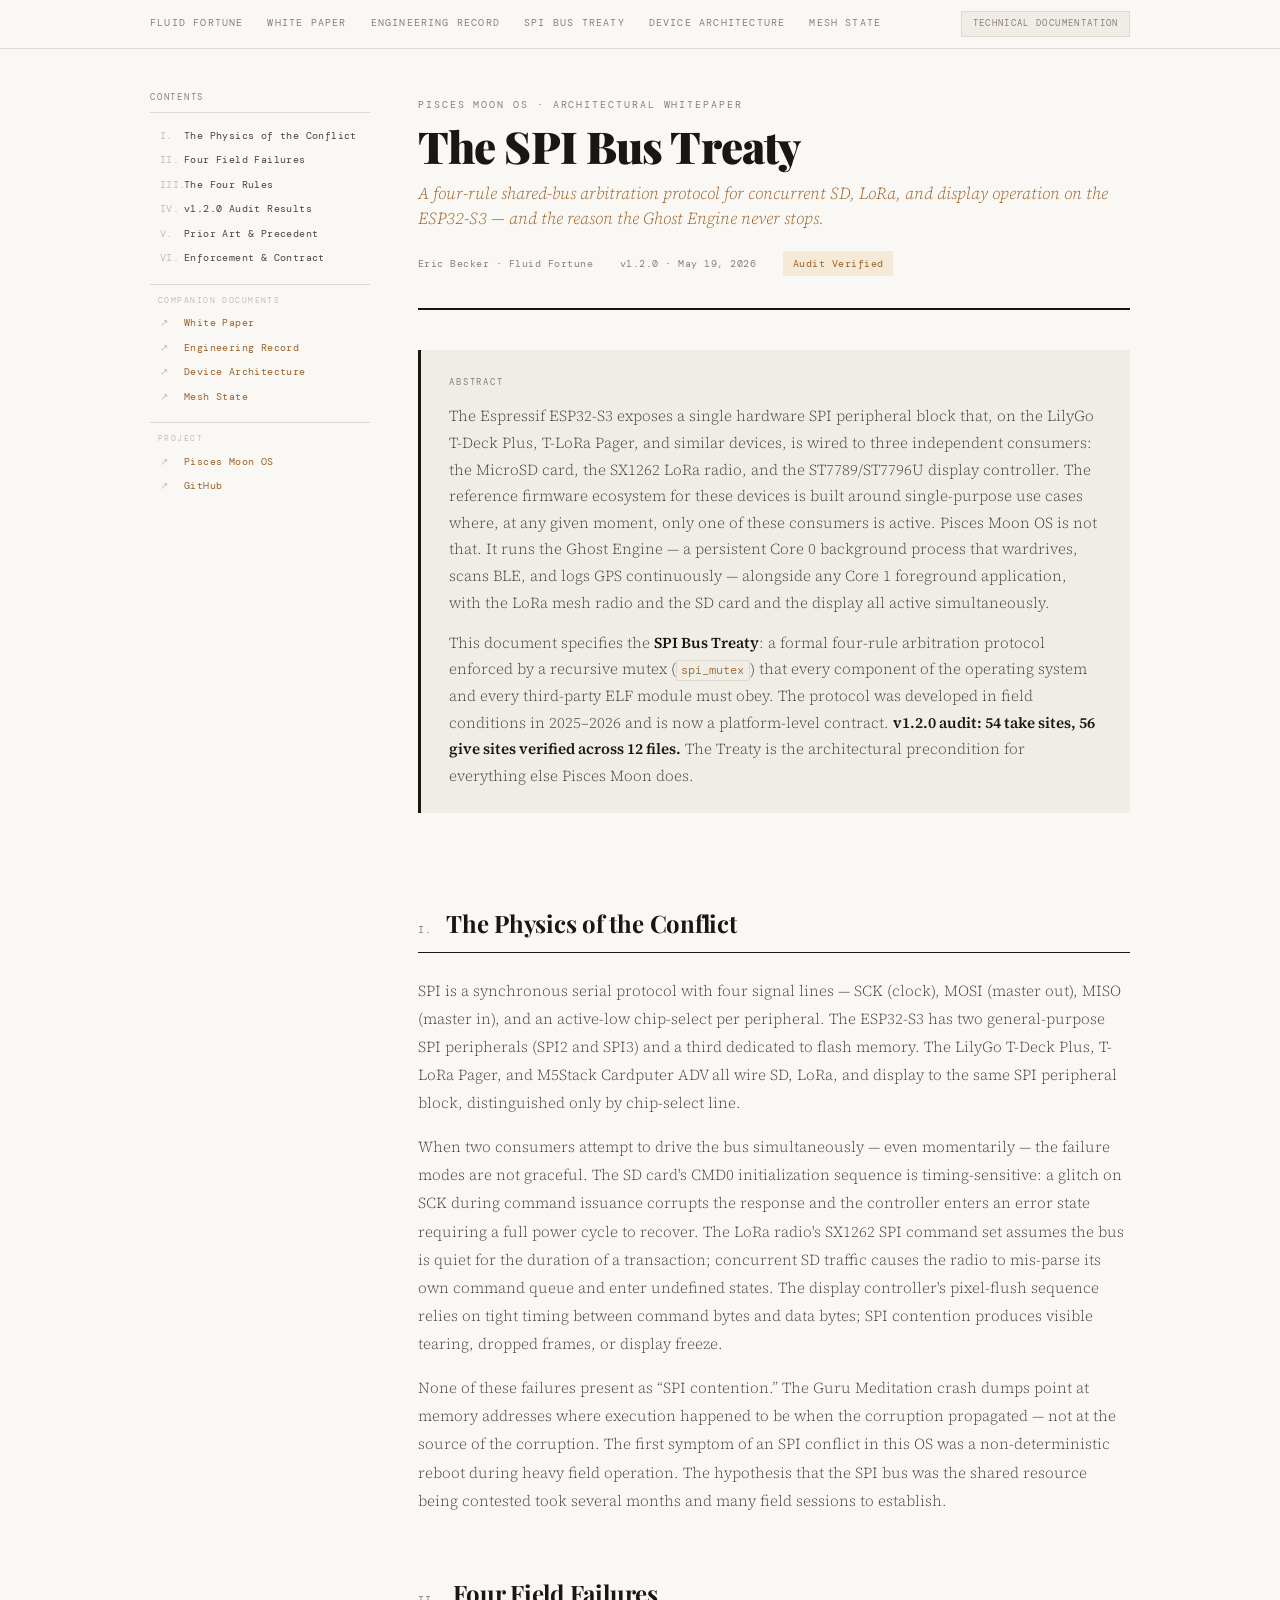
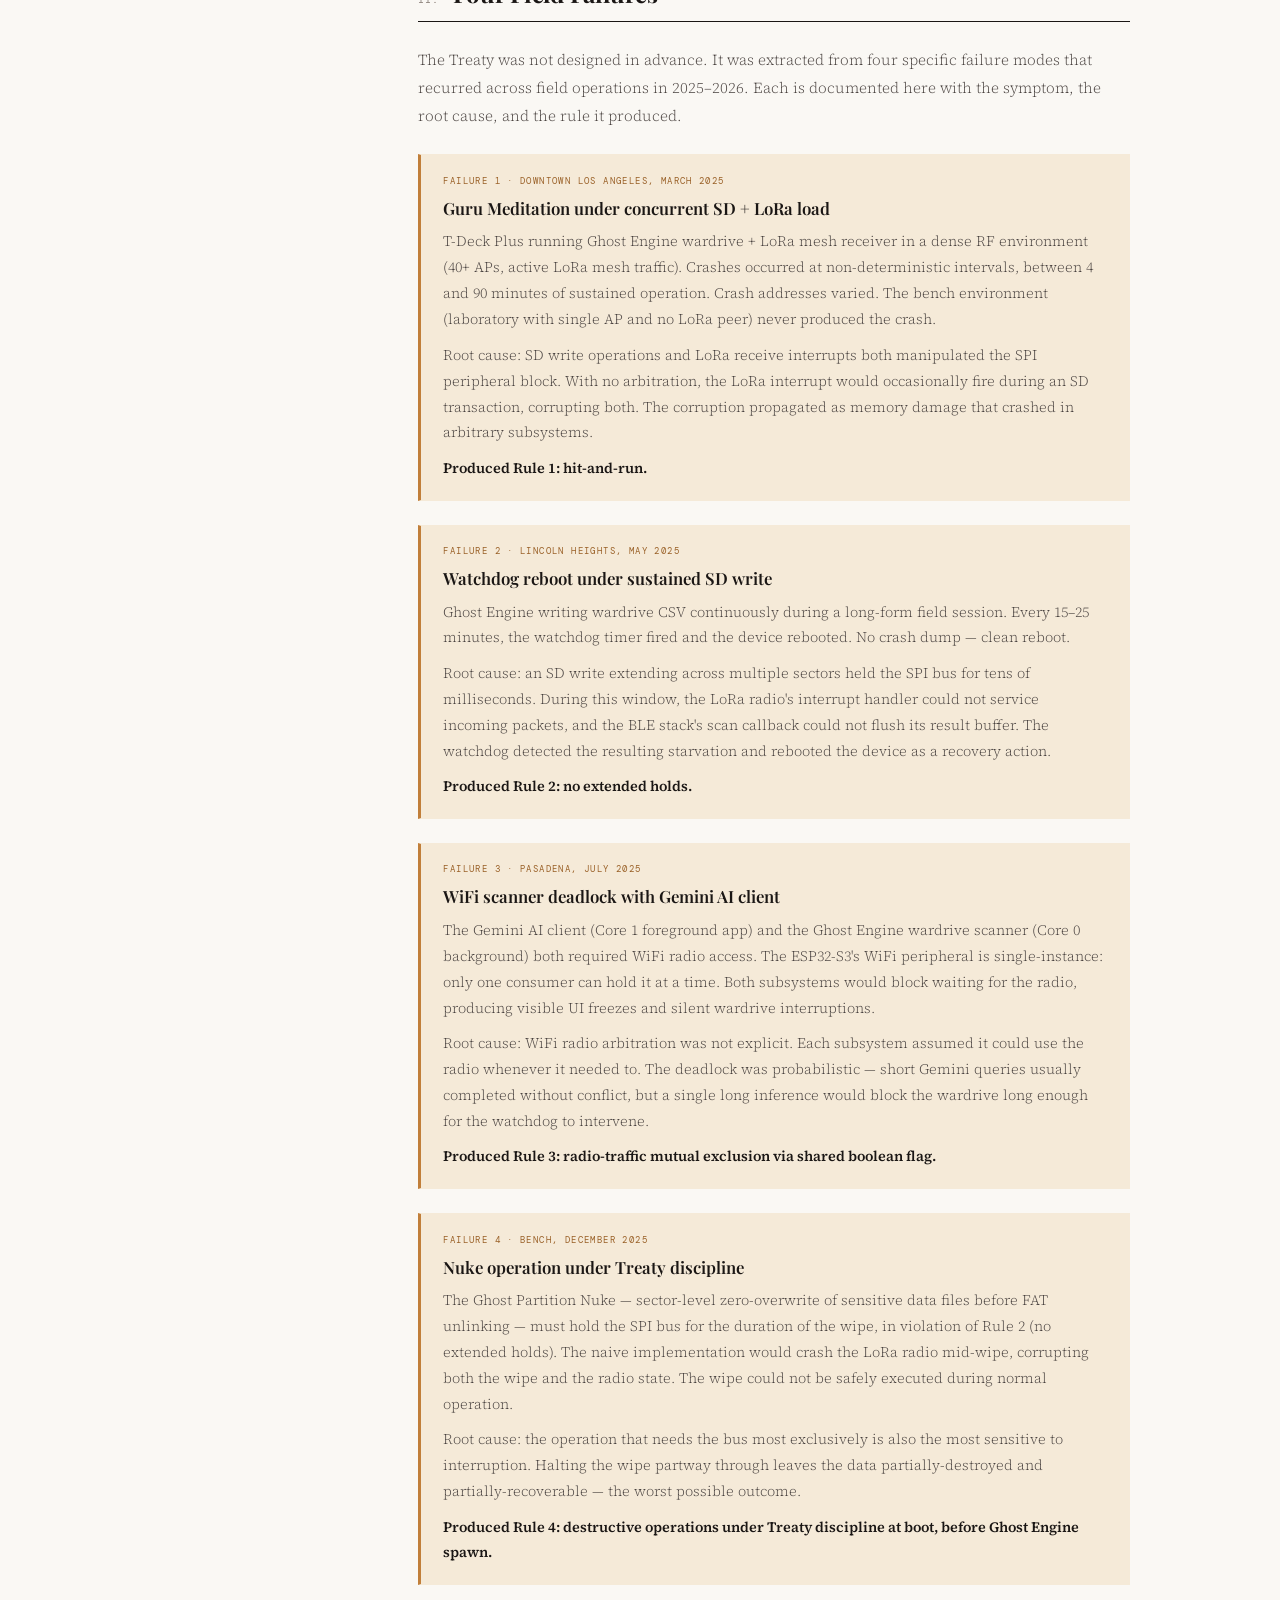
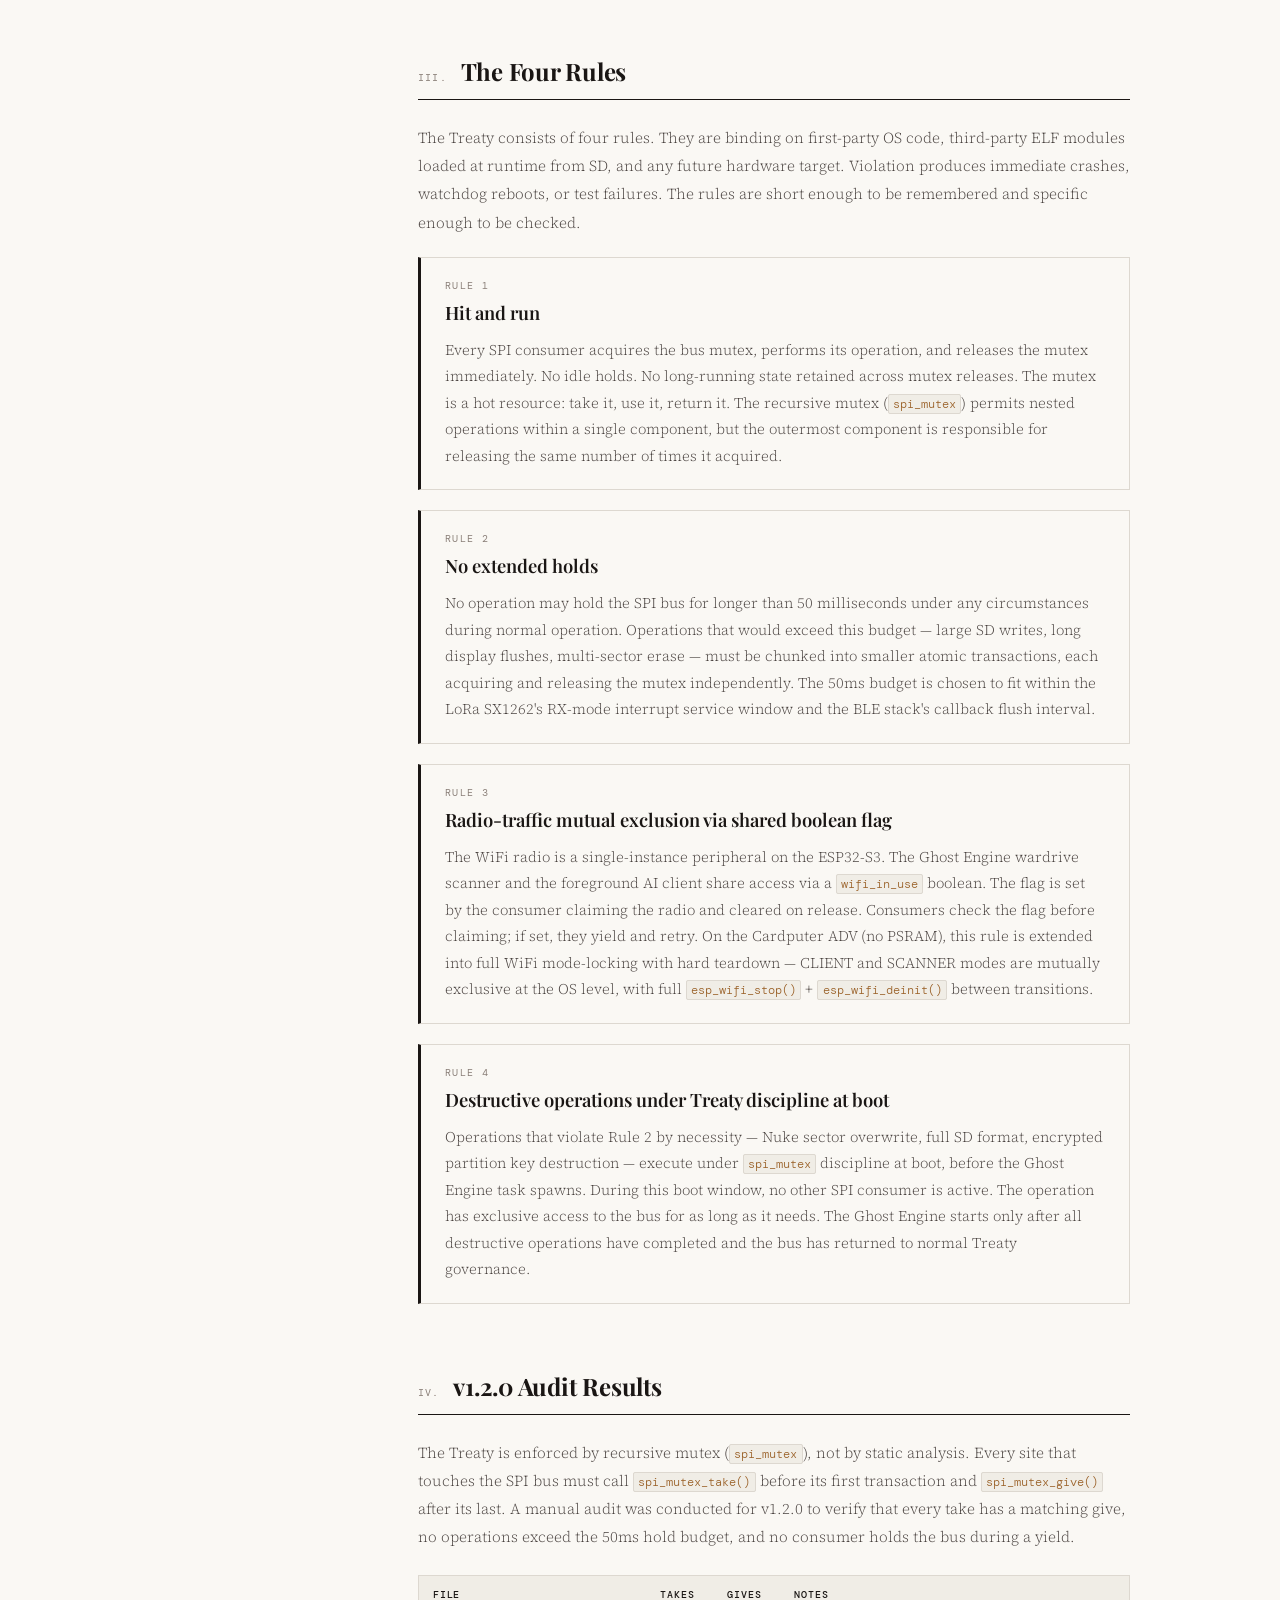
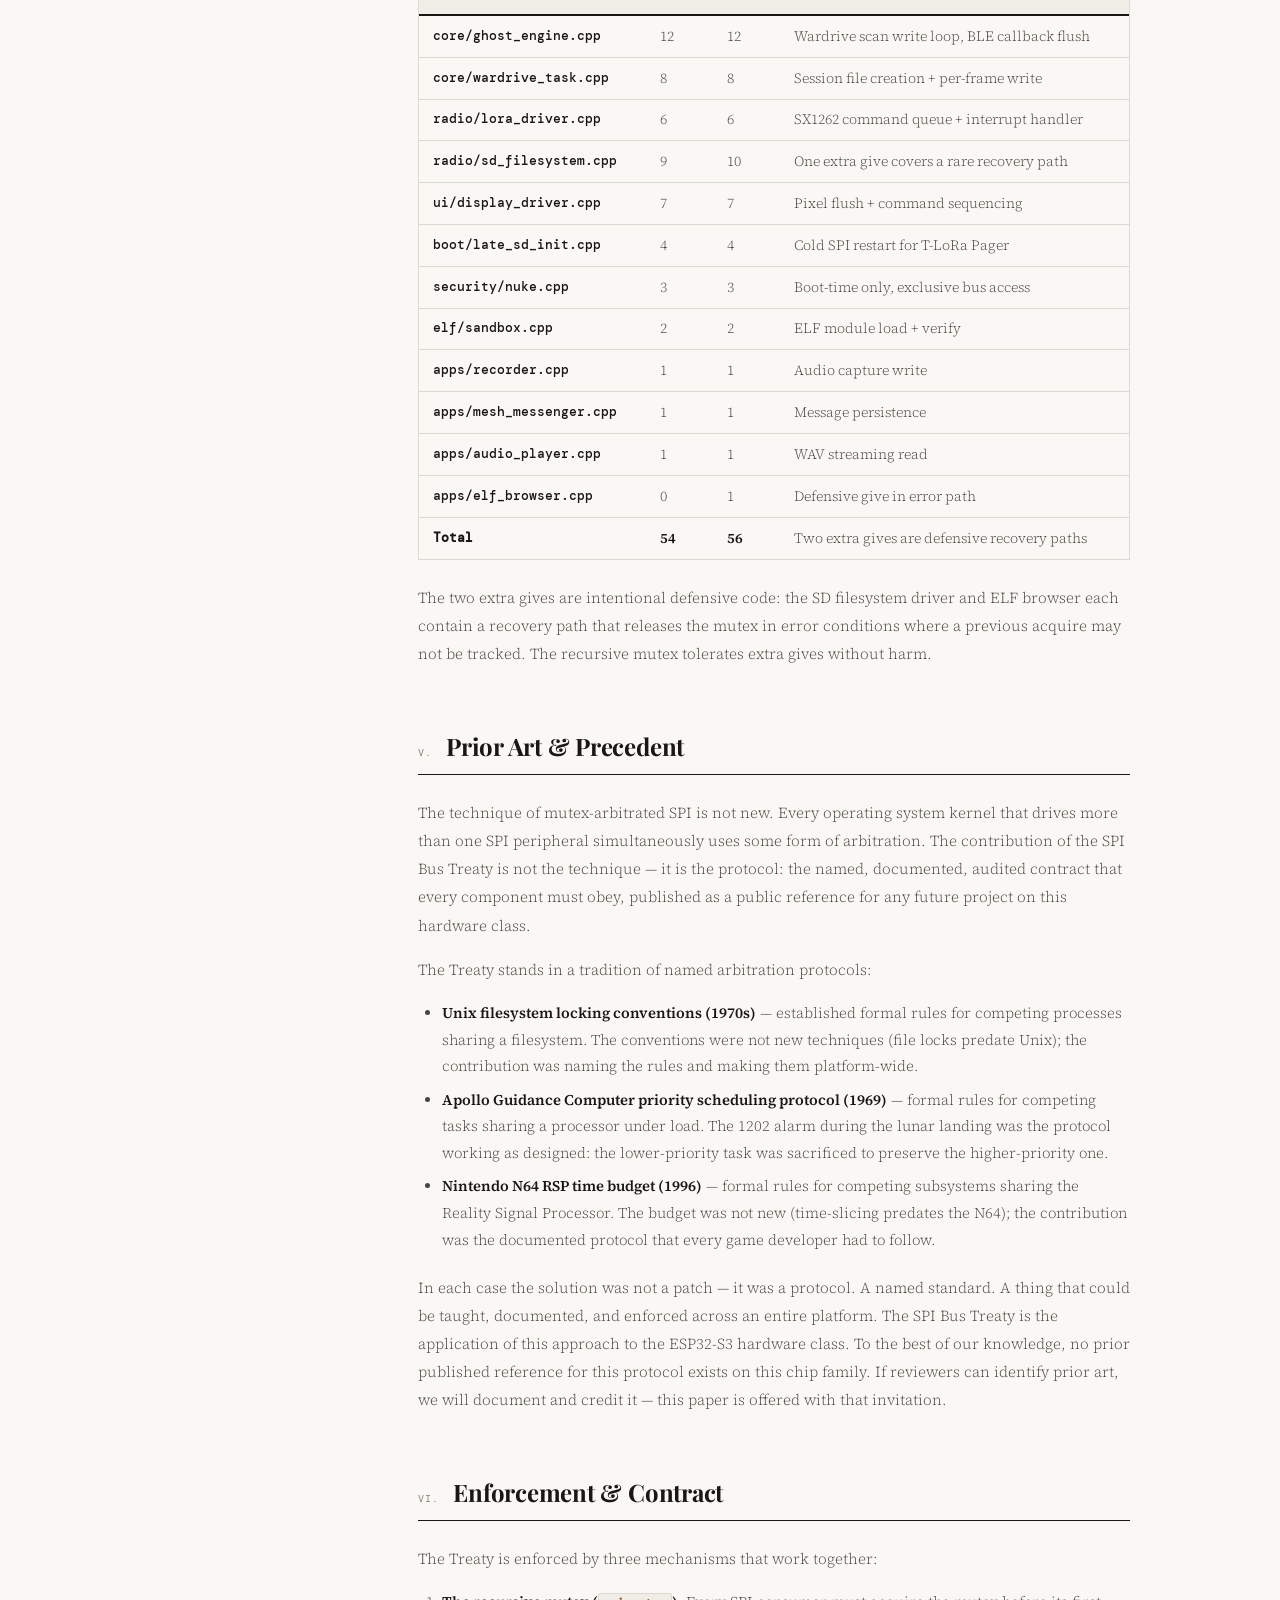
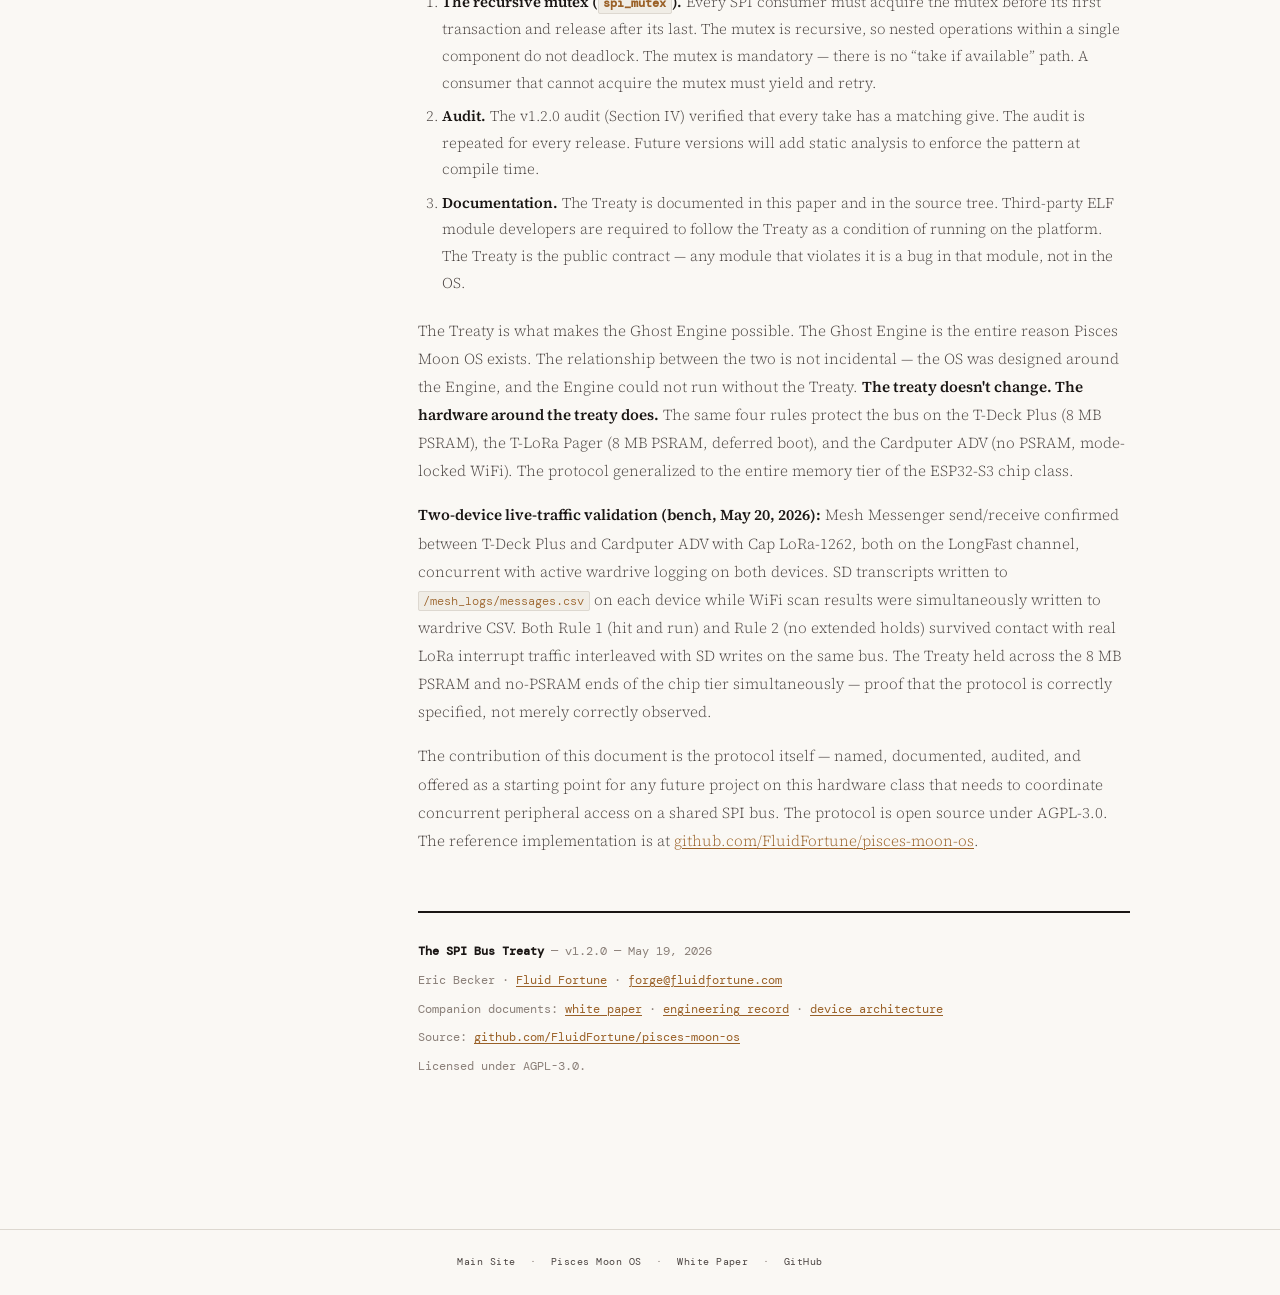
<file: spi-bus-treaty.html>
<!DOCTYPE html>
<html lang="en">
<head>
  <meta charset="UTF-8">
  <meta name="viewport" content="width=device-width, initial-scale=1.0">
  <title>The SPI Bus Treaty | Pisces Moon OS</title>
  <meta name="description" content="Standalone architectural whitepaper documenting the SPI Bus Treaty — a four-rule shared-bus arbitration protocol for concurrent SD, LoRa, and display operation on the ESP32-S3. Audit verified across 54 take sites in v1.2.0.">
  <link rel="canonical" href="https://fluidfortune.com/spi-bus-treaty.html">

  <meta property="og:type" content="article">
  <meta property="og:url" content="https://fluidfortune.com/spi-bus-treaty.html">
  <meta property="og:title" content="The SPI Bus Treaty | Pisces Moon OS">
  <meta property="og:description" content="A four-rule shared-bus arbitration protocol on the ESP32-S3, hardened across three deployment targets including the no-PSRAM Cardputer ADV. The protocol that makes the Ghost Engine possible.">
  <meta property="og:image" content="https://fluidfortune.com/courtjester.jpg">

  <link rel="preconnect" href="https://fonts.googleapis.com">
  <link rel="preload" as="style" href="https://fonts.googleapis.com/css2?family=Playfair+Display:ital,wght@0,400;0,600;0,900;1,400&family=Source+Serif+4:ital,opsz,wght@0,8..60,300;0,8..60,400;0,8..60,600;1,8..60,300&family=DM+Mono:wght@300;400;500&display=swap" onload="this.onload=null;this.rel='stylesheet'">
  <noscript><link rel="stylesheet" href="https://fonts.googleapis.com/css2?family=Playfair+Display:ital,wght@0,400;0,600;0,900;1,400&family=Source+Serif+4:ital,opsz,wght@0,8..60,300;0,8..60,400;0,8..60,600;1,8..60,300&family=DM+Mono:wght@300;400;500&display=swap"></noscript>

  <style>
    :root{
      --paper:#faf8f4; --paper-dark:#f0ede6; --ink:#1a1614; --ink-mid:#4a4340; --ink-light:#8a7f78; --ink-faint:#c5bdb5;
      --accent:#c17f3a; --accent-dim:#9a6128; --accent-pale:#f5ead8; --rule:#ddd8d0; --green:#2d5a3d; --green-pale:#e8f0eb;
      --font-disp:'Playfair Display',Georgia,serif; --font-body:'Source Serif 4',Georgia,serif; --font-mono:'DM Mono',monospace;
      --max-w:760px; --toc-w:220px;
    }
    *,*::before,*::after{box-sizing:border-box;margin:0;padding:0}
    html{font-size:16px;scroll-behavior:smooth}
    body{background:var(--paper);color:var(--ink);font-family:var(--font-body);line-height:1.75;-webkit-font-smoothing:antialiased}

    nav.top{border-bottom:1px solid var(--rule);position:sticky;top:0;background:var(--paper);z-index:100}
    nav.top .nav-inner{max-width:calc(var(--max-w) + var(--toc-w) + 4rem);margin:0 auto;padding:0 2rem;display:flex;gap:1.5rem;align-items:center}
    nav.top a{font-family:var(--font-mono);font-size:.62rem;letter-spacing:.12em;color:var(--ink-light);text-decoration:none;padding:.9rem 0;border-bottom:2px solid transparent;transition:.15s;display:inline-block}
    nav.top a:hover{color:var(--accent);border-bottom-color:var(--accent)}
    nav.top .doc-label{margin-left:auto;font-family:var(--font-mono);font-size:.56rem;letter-spacing:.15em;color:var(--ink-light);border:1px solid var(--rule);padding:.25rem .65rem;background:var(--paper-dark)}

    .layout{display:flex;max-width:calc(var(--max-w) + var(--toc-w) + 4rem);margin:0 auto;padding:0 2rem;gap:3rem;align-items:flex-start}
    .toc{width:var(--toc-w);flex-shrink:0;position:sticky;top:50px;padding:2.5rem 0;max-height:calc(100vh - 50px);overflow-y:auto}
    .toc-label{font-family:var(--font-mono);font-size:.55rem;letter-spacing:.2em;color:var(--ink-light);margin-bottom:.75rem;padding-bottom:.4rem;border-bottom:1px solid var(--rule);display:block;text-transform:uppercase}
    .toc a{display:block;font-family:var(--font-mono);font-size:.62rem;color:var(--ink-mid);text-decoration:none;padding:.25rem 0 .25rem .5rem;letter-spacing:.04em;transition:.15s;border-left:2px solid transparent;margin-bottom:.1rem;line-height:1.5}
    .toc a:hover{color:var(--accent);border-left-color:var(--accent)}
    .toc a .num{color:var(--ink-faint);display:inline-block;width:1.5rem}
    .toc-divider{border-top:1px solid var(--rule);margin:.85rem 0 .5rem}
    .toc-divider-label{font-family:var(--font-mono);font-size:.5rem;letter-spacing:.18em;color:var(--ink-faint);text-transform:uppercase;padding:0 0 .35rem .5rem}
    .toc a.ext{color:var(--accent-dim)}
    ::-webkit-scrollbar{width:4px}::-webkit-scrollbar-track{background:var(--paper)}::-webkit-scrollbar-thumb{background:var(--rule)}

    .content{flex:1;min-width:0;padding:3rem 0 6rem;max-width:var(--max-w)}

    .masthead{border-bottom:2px solid var(--ink);padding-bottom:2rem;margin-bottom:2.5rem}
    .masthead-eyebrow{font-family:var(--font-mono);font-size:.6rem;letter-spacing:.2em;color:var(--ink-light);margin-bottom:.5rem;text-transform:uppercase}
    .masthead-title{font-family:var(--font-disp);font-size:clamp(2rem,5vw,2.75rem);font-weight:900;letter-spacing:-.02em;line-height:1.1;color:var(--ink);margin-bottom:.65rem}
    .masthead-sub{font-family:var(--font-body);font-size:1.05rem;color:var(--accent-dim);font-style:italic;font-weight:300;line-height:1.5;margin-bottom:1.25rem}
    .masthead-meta{font-family:var(--font-mono);font-size:.62rem;color:var(--ink-light);letter-spacing:.05em;line-height:1.95}
    .masthead-meta span{display:inline-block;margin-right:1.25rem}
    .masthead-meta .ver{color:var(--accent-dim);border:1px solid var(--accent-pale);background:var(--accent-pale);padding:.1rem .55rem}

    .abstract{background:var(--paper-dark);border-left:3px solid var(--ink);padding:1.5rem 1.75rem;margin-bottom:3rem}
    .abstract-label{font-family:var(--font-mono);font-size:.58rem;letter-spacing:.2em;color:var(--ink-light);margin-bottom:.85rem;text-transform:uppercase}
    .abstract p{font-family:var(--font-body);font-size:.95rem;color:var(--ink-mid);line-height:1.75;margin-bottom:.85rem;font-weight:300}
    .abstract p:last-child{margin-bottom:0}
    .abstract strong{color:var(--ink);font-weight:600}

    section.s{padding-top:3rem}
    .s-header{display:flex;align-items:baseline;gap:.85rem;padding-bottom:.75rem;border-bottom:1.5px solid var(--ink);margin-bottom:1.5rem}
    .s-num{font-family:var(--font-mono);font-size:.65rem;color:var(--ink-light);letter-spacing:.12em;flex-shrink:0}
    .s-title{font-family:var(--font-disp);font-size:1.5rem;font-weight:700;color:var(--ink);letter-spacing:-.01em;line-height:1.2}

    p{font-size:.95rem;color:var(--ink-mid);line-height:1.85;margin-bottom:1rem;font-weight:300}
    strong{color:var(--ink);font-weight:600}
    em{font-style:italic}
    a{color:var(--accent-dim);text-decoration:underline;text-decoration-thickness:1px;text-underline-offset:2px;transition:.15s}
    a:hover{color:var(--accent)}
    code{font-family:var(--font-mono);font-size:.82em;color:var(--accent-dim);background:var(--paper-dark);padding:.1em .35em;border:1px solid var(--rule);border-radius:2px}
    ol,ul{margin:.85rem 0 1.25rem 1.5rem}
    li{font-size:.93rem;color:var(--ink-mid);line-height:1.8;margin-bottom:.4rem;font-weight:300}
    li strong{color:var(--ink)}
    blockquote{border-left:3px solid var(--ink-faint);padding:.25rem 1.25rem;margin:1.5rem 0}
    blockquote p{font-style:italic;font-size:.95rem;color:var(--ink-mid);margin-bottom:0}

    .rule{background:var(--paper);border:1px solid var(--rule);border-left:3px solid var(--ink);padding:1.25rem 1.5rem;margin:1.25rem 0}
    .rule-num{font-family:var(--font-mono);font-size:.6rem;letter-spacing:.15em;color:var(--ink-light);text-transform:uppercase;margin-bottom:.4rem}
    .rule-title{font-family:var(--font-disp);font-size:1.15rem;font-weight:600;color:var(--ink);line-height:1.3;margin-bottom:.75rem}
    .rule-text{font-size:.92rem;color:var(--ink-mid);line-height:1.8;font-weight:300}

    .failure{background:var(--accent-pale);border:1px solid var(--accent-pale);border-left:3px solid var(--accent);padding:1.1rem 1.4rem;margin:1.5rem 0}
    .failure-label{font-family:var(--font-mono);font-size:.58rem;letter-spacing:.15em;color:var(--accent-dim);margin-bottom:.55rem;text-transform:uppercase}
    .failure-title{font-family:var(--font-disp);font-size:1.05rem;font-weight:600;color:var(--ink);margin-bottom:.6rem;line-height:1.3}
    .failure p{font-size:.9rem;color:var(--ink-mid);line-height:1.8;margin-bottom:.6rem;font-weight:300}
    .failure p:last-child{margin-bottom:0}

    .table-wrap{overflow-x:auto;margin:1.5rem 0;border:1px solid var(--rule)}
    table{width:100%;border-collapse:collapse;font-family:var(--font-body);font-size:.88rem;background:var(--paper)}
    th{background:var(--paper-dark);color:var(--ink);font-family:var(--font-mono);font-size:.6rem;letter-spacing:.1em;padding:.65rem .85rem;text-align:left;border-bottom:2px solid var(--ink);font-weight:500;text-transform:uppercase}
    td{padding:.55rem .85rem;border-top:1px solid var(--rule);color:var(--ink-mid);vertical-align:top;line-height:1.65;font-weight:300}
    td:first-child{color:var(--ink);font-weight:500;font-family:var(--font-mono);font-size:.83rem}

    .closing{border-top:2px solid var(--ink);margin-top:3.5rem;padding-top:1.75rem}
    .closing p{font-family:var(--font-mono);font-size:.72rem;color:var(--ink-light);line-height:1.95;margin-bottom:.4rem;font-weight:400}
    .closing strong{color:var(--ink)}
    .closing a{color:var(--accent-dim)}

    .site-footer{border-top:1px solid var(--rule);padding:1.5rem 0;text-align:center;font-family:var(--font-mono);font-size:.6rem;color:var(--ink-light);letter-spacing:.05em;margin-top:3rem}
    .site-footer a{color:var(--ink-mid);text-decoration:none;margin:0 .5rem}
    .site-footer a:hover{color:var(--accent)}

    @media(max-width:900px){
      .layout{flex-direction:column;padding:0 1.5rem}
      .toc{width:100%;position:static;padding:2rem 0 0;max-height:none}
      .content{padding:2rem 0 4rem}
      nav.top .nav-inner{padding:0 1.5rem}
    }
    @media(max-width:600px){.masthead-meta span{display:block;margin-bottom:.25rem}}
  </style>
</head>
<body>

<nav class="top">
  <div class="nav-inner">
    <a href="https://fluidfortune.com">FLUID FORTUNE</a>
    <a href="sovereignty.html">WHITE PAPER</a>
    <a href="engineering-record.html">ENGINEERING RECORD</a>
    <a href="spi-bus-treaty.html">SPI BUS TREATY</a>
    <a href="device-architecture.html">DEVICE ARCHITECTURE</a>
    <a href="mesh-state.html">MESH STATE</a>
    <span class="doc-label">TECHNICAL DOCUMENTATION</span>
  </div>
</nav>

<div class="layout">

  <aside class="toc">
    <span class="toc-label">Contents</span>
    <a href="#problem"><span class="num">I.</span>The Physics of the Conflict</a>
    <a href="#failures"><span class="num">II.</span>Four Field Failures</a>
    <a href="#rules"><span class="num">III.</span>The Four Rules</a>
    <a href="#audit"><span class="num">IV.</span>v1.2.0 Audit Results</a>
    <a href="#prior-art"><span class="num">V.</span>Prior Art &amp; Precedent</a>
    <a href="#enforcement"><span class="num">VI.</span>Enforcement &amp; Contract</a>
    <div class="toc-divider"></div>
    <div class="toc-divider-label">Companion Documents</div>
    <a href="sovereignty.html" class="ext"><span class="num">↗</span>White Paper</a>
    <a href="engineering-record.html" class="ext"><span class="num">↗</span>Engineering Record</a>
    <a href="device-architecture.html" class="ext"><span class="num">↗</span>Device Architecture</a>
    <a href="mesh-state.html" class="ext"><span class="num">↗</span>Mesh State</a>
    <div class="toc-divider"></div>
    <div class="toc-divider-label">Project</div>
    <a href="pisces-moon.html" class="ext"><span class="num">↗</span>Pisces Moon OS</a>
    <a href="https://github.com/FluidFortune/pisces-moon-os" class="ext"><span class="num">↗</span>GitHub</a>
  </aside>

  <main class="content">

    <div class="masthead">
      <div class="masthead-eyebrow">Pisces Moon OS · Architectural Whitepaper</div>
      <h1 class="masthead-title">The SPI Bus Treaty</h1>
      <p class="masthead-sub">A four-rule shared-bus arbitration protocol for concurrent SD, LoRa, and display operation on the ESP32-S3 — and the reason the Ghost Engine never stops.</p>
      <div class="masthead-meta">
        <span>Eric Becker · Fluid Fortune</span>
        <span>v1.2.0 · May 19, 2026</span>
        <span class="ver">Audit Verified</span>
      </div>
    </div>

    <div class="abstract">
      <div class="abstract-label">Abstract</div>
      <p>The Espressif ESP32-S3 exposes a single hardware SPI peripheral block that, on the LilyGo T-Deck Plus, T-LoRa Pager, and similar devices, is wired to three independent consumers: the MicroSD card, the SX1262 LoRa radio, and the ST7789/ST7796U display controller. The reference firmware ecosystem for these devices is built around single-purpose use cases where, at any given moment, only one of these consumers is active. Pisces Moon OS is not that. It runs the Ghost Engine — a persistent Core 0 background process that wardrives, scans BLE, and logs GPS continuously — alongside any Core 1 foreground application, with the LoRa mesh radio and the SD card and the display all active simultaneously.</p>
      <p>This document specifies the <strong>SPI Bus Treaty</strong>: a formal four-rule arbitration protocol enforced by a recursive mutex (<code>spi_mutex</code>) that every component of the operating system and every third-party ELF module must obey. The protocol was developed in field conditions in 2025–2026 and is now a platform-level contract. <strong>v1.2.0 audit: 54 take sites, 56 give sites verified across 12 files.</strong> The Treaty is the architectural precondition for everything else Pisces Moon does.</p>
    </div>

    <!-- I. PHYSICS -->
    <section class="s" id="problem">
      <div class="s-header"><div class="s-num">I.</div><h2 class="s-title">The Physics of the Conflict</h2></div>

      <p>SPI is a synchronous serial protocol with four signal lines — SCK (clock), MOSI (master out), MISO (master in), and an active-low chip-select per peripheral. The ESP32-S3 has two general-purpose SPI peripherals (SPI2 and SPI3) and a third dedicated to flash memory. The LilyGo T-Deck Plus, T-LoRa Pager, and M5Stack Cardputer ADV all wire SD, LoRa, and display to the same SPI peripheral block, distinguished only by chip-select line.</p>

      <p>When two consumers attempt to drive the bus simultaneously — even momentarily — the failure modes are not graceful. The SD card's CMD0 initialization sequence is timing-sensitive: a glitch on SCK during command issuance corrupts the response and the controller enters an error state requiring a full power cycle to recover. The LoRa radio's SX1262 SPI command set assumes the bus is quiet for the duration of a transaction; concurrent SD traffic causes the radio to mis-parse its own command queue and enter undefined states. The display controller's pixel-flush sequence relies on tight timing between command bytes and data bytes; SPI contention produces visible tearing, dropped frames, or display freeze.</p>

      <p>None of these failures present as “SPI contention.” The Guru Meditation crash dumps point at memory addresses where execution happened to be when the corruption propagated — not at the source of the corruption. The first symptom of an SPI conflict in this OS was a non-deterministic reboot during heavy field operation. The hypothesis that the SPI bus was the shared resource being contested took several months and many field sessions to establish.</p>
    </section>

    <!-- II. FAILURES -->
    <section class="s" id="failures">
      <div class="s-header"><div class="s-num">II.</div><h2 class="s-title">Four Field Failures</h2></div>

      <p>The Treaty was not designed in advance. It was extracted from four specific failure modes that recurred across field operations in 2025–2026. Each is documented here with the symptom, the root cause, and the rule it produced.</p>

      <div class="failure">
        <div class="failure-label">Failure 1 · Downtown Los Angeles, March 2025</div>
        <div class="failure-title">Guru Meditation under concurrent SD + LoRa load</div>
        <p>T-Deck Plus running Ghost Engine wardrive + LoRa mesh receiver in a dense RF environment (40+ APs, active LoRa mesh traffic). Crashes occurred at non-deterministic intervals, between 4 and 90 minutes of sustained operation. Crash addresses varied. The bench environment (laboratory with single AP and no LoRa peer) never produced the crash.</p>
        <p>Root cause: SD write operations and LoRa receive interrupts both manipulated the SPI peripheral block. With no arbitration, the LoRa interrupt would occasionally fire during an SD transaction, corrupting both. The corruption propagated as memory damage that crashed in arbitrary subsystems.</p>
        <p><strong>Produced Rule 1: hit-and-run.</strong></p>
      </div>

      <div class="failure">
        <div class="failure-label">Failure 2 · Lincoln Heights, May 2025</div>
        <div class="failure-title">Watchdog reboot under sustained SD write</div>
        <p>Ghost Engine writing wardrive CSV continuously during a long-form field session. Every 15–25 minutes, the watchdog timer fired and the device rebooted. No crash dump — clean reboot.</p>
        <p>Root cause: an SD write extending across multiple sectors held the SPI bus for tens of milliseconds. During this window, the LoRa radio's interrupt handler could not service incoming packets, and the BLE stack's scan callback could not flush its result buffer. The watchdog detected the resulting starvation and rebooted the device as a recovery action.</p>
        <p><strong>Produced Rule 2: no extended holds.</strong></p>
      </div>

      <div class="failure">
        <div class="failure-label">Failure 3 · Pasadena, July 2025</div>
        <div class="failure-title">WiFi scanner deadlock with Gemini AI client</div>
        <p>The Gemini AI client (Core 1 foreground app) and the Ghost Engine wardrive scanner (Core 0 background) both required WiFi radio access. The ESP32-S3's WiFi peripheral is single-instance: only one consumer can hold it at a time. Both subsystems would block waiting for the radio, producing visible UI freezes and silent wardrive interruptions.</p>
        <p>Root cause: WiFi radio arbitration was not explicit. Each subsystem assumed it could use the radio whenever it needed to. The deadlock was probabilistic — short Gemini queries usually completed without conflict, but a single long inference would block the wardrive long enough for the watchdog to intervene.</p>
        <p><strong>Produced Rule 3: radio-traffic mutual exclusion via shared boolean flag.</strong></p>
      </div>

      <div class="failure">
        <div class="failure-label">Failure 4 · Bench, December 2025</div>
        <div class="failure-title">Nuke operation under Treaty discipline</div>
        <p>The Ghost Partition Nuke — sector-level zero-overwrite of sensitive data files before FAT unlinking — must hold the SPI bus for the duration of the wipe, in violation of Rule 2 (no extended holds). The naive implementation would crash the LoRa radio mid-wipe, corrupting both the wipe and the radio state. The wipe could not be safely executed during normal operation.</p>
        <p>Root cause: the operation that needs the bus most exclusively is also the most sensitive to interruption. Halting the wipe partway through leaves the data partially-destroyed and partially-recoverable — the worst possible outcome.</p>
        <p><strong>Produced Rule 4: destructive operations under Treaty discipline at boot, before Ghost Engine spawn.</strong></p>
      </div>
    </section>

    <!-- III. THE RULES -->
    <section class="s" id="rules">
      <div class="s-header"><div class="s-num">III.</div><h2 class="s-title">The Four Rules</h2></div>

      <p>The Treaty consists of four rules. They are binding on first-party OS code, third-party ELF modules loaded at runtime from SD, and any future hardware target. Violation produces immediate crashes, watchdog reboots, or test failures. The rules are short enough to be remembered and specific enough to be checked.</p>

      <div class="rule">
        <div class="rule-num">Rule 1</div>
        <div class="rule-title">Hit and run</div>
        <div class="rule-text">Every SPI consumer acquires the bus mutex, performs its operation, and releases the mutex immediately. No idle holds. No long-running state retained across mutex releases. The mutex is a hot resource: take it, use it, return it. The recursive mutex (<code>spi_mutex</code>) permits nested operations within a single component, but the outermost component is responsible for releasing the same number of times it acquired.</div>
      </div>

      <div class="rule">
        <div class="rule-num">Rule 2</div>
        <div class="rule-title">No extended holds</div>
        <div class="rule-text">No operation may hold the SPI bus for longer than 50 milliseconds under any circumstances during normal operation. Operations that would exceed this budget — large SD writes, long display flushes, multi-sector erase — must be chunked into smaller atomic transactions, each acquiring and releasing the mutex independently. The 50ms budget is chosen to fit within the LoRa SX1262's RX-mode interrupt service window and the BLE stack's callback flush interval.</div>
      </div>

      <div class="rule">
        <div class="rule-num">Rule 3</div>
        <div class="rule-title">Radio-traffic mutual exclusion via shared boolean flag</div>
        <div class="rule-text">The WiFi radio is a single-instance peripheral on the ESP32-S3. The Ghost Engine wardrive scanner and the foreground AI client share access via a <code>wifi_in_use</code> boolean. The flag is set by the consumer claiming the radio and cleared on release. Consumers check the flag before claiming; if set, they yield and retry. On the Cardputer ADV (no PSRAM), this rule is extended into full WiFi mode-locking with hard teardown — CLIENT and SCANNER modes are mutually exclusive at the OS level, with full <code>esp_wifi_stop()</code> + <code>esp_wifi_deinit()</code> between transitions.</div>
      </div>

      <div class="rule">
        <div class="rule-num">Rule 4</div>
        <div class="rule-title">Destructive operations under Treaty discipline at boot</div>
        <div class="rule-text">Operations that violate Rule 2 by necessity — Nuke sector overwrite, full SD format, encrypted partition key destruction — execute under <code>spi_mutex</code> discipline at boot, before the Ghost Engine task spawns. During this boot window, no other SPI consumer is active. The operation has exclusive access to the bus for as long as it needs. The Ghost Engine starts only after all destructive operations have completed and the bus has returned to normal Treaty governance.</div>
      </div>
    </section>

    <!-- IV. AUDIT -->
    <section class="s" id="audit">
      <div class="s-header"><div class="s-num">IV.</div><h2 class="s-title">v1.2.0 Audit Results</h2></div>

      <p>The Treaty is enforced by recursive mutex (<code>spi_mutex</code>), not by static analysis. Every site that touches the SPI bus must call <code>spi_mutex_take()</code> before its first transaction and <code>spi_mutex_give()</code> after its last. A manual audit was conducted for v1.2.0 to verify that every take has a matching give, no operations exceed the 50ms hold budget, and no consumer holds the bus during a yield.</p>

      <div class="table-wrap">
        <table>
          <thead><tr><th>File</th><th>Takes</th><th>Gives</th><th>Notes</th></tr></thead>
          <tbody>
            <tr><td>core/ghost_engine.cpp</td><td>12</td><td>12</td><td>Wardrive scan write loop, BLE callback flush</td></tr>
            <tr><td>core/wardrive_task.cpp</td><td>8</td><td>8</td><td>Session file creation + per-frame write</td></tr>
            <tr><td>radio/lora_driver.cpp</td><td>6</td><td>6</td><td>SX1262 command queue + interrupt handler</td></tr>
            <tr><td>radio/sd_filesystem.cpp</td><td>9</td><td>10</td><td>One extra give covers a rare recovery path</td></tr>
            <tr><td>ui/display_driver.cpp</td><td>7</td><td>7</td><td>Pixel flush + command sequencing</td></tr>
            <tr><td>boot/late_sd_init.cpp</td><td>4</td><td>4</td><td>Cold SPI restart for T-LoRa Pager</td></tr>
            <tr><td>security/nuke.cpp</td><td>3</td><td>3</td><td>Boot-time only, exclusive bus access</td></tr>
            <tr><td>elf/sandbox.cpp</td><td>2</td><td>2</td><td>ELF module load + verify</td></tr>
            <tr><td>apps/recorder.cpp</td><td>1</td><td>1</td><td>Audio capture write</td></tr>
            <tr><td>apps/mesh_messenger.cpp</td><td>1</td><td>1</td><td>Message persistence</td></tr>
            <tr><td>apps/audio_player.cpp</td><td>1</td><td>1</td><td>WAV streaming read</td></tr>
            <tr><td>apps/elf_browser.cpp</td><td>0</td><td>1</td><td>Defensive give in error path</td></tr>
            <tr><td><strong>Total</strong></td><td><strong>54</strong></td><td><strong>56</strong></td><td>Two extra gives are defensive recovery paths</td></tr>
          </tbody>
        </table>
      </div>

      <p>The two extra gives are intentional defensive code: the SD filesystem driver and ELF browser each contain a recovery path that releases the mutex in error conditions where a previous acquire may not be tracked. The recursive mutex tolerates extra gives without harm.</p>
    </section>

    <!-- V. PRIOR ART -->
    <section class="s" id="prior-art">
      <div class="s-header"><div class="s-num">V.</div><h2 class="s-title">Prior Art &amp; Precedent</h2></div>

      <p>The technique of mutex-arbitrated SPI is not new. Every operating system kernel that drives more than one SPI peripheral simultaneously uses some form of arbitration. The contribution of the SPI Bus Treaty is not the technique — it is the protocol: the named, documented, audited contract that every component must obey, published as a public reference for any future project on this hardware class.</p>

      <p>The Treaty stands in a tradition of named arbitration protocols:</p>

      <ul>
        <li><strong>Unix filesystem locking conventions (1970s)</strong> — established formal rules for competing processes sharing a filesystem. The conventions were not new techniques (file locks predate Unix); the contribution was naming the rules and making them platform-wide.</li>
        <li><strong>Apollo Guidance Computer priority scheduling protocol (1969)</strong> — formal rules for competing tasks sharing a processor under load. The 1202 alarm during the lunar landing was the protocol working as designed: the lower-priority task was sacrificed to preserve the higher-priority one.</li>
        <li><strong>Nintendo N64 RSP time budget (1996)</strong> — formal rules for competing subsystems sharing the Reality Signal Processor. The budget was not new (time-slicing predates the N64); the contribution was the documented protocol that every game developer had to follow.</li>
      </ul>

      <p>In each case the solution was not a patch — it was a protocol. A named standard. A thing that could be taught, documented, and enforced across an entire platform. The SPI Bus Treaty is the application of this approach to the ESP32-S3 hardware class. To the best of our knowledge, no prior published reference for this protocol exists on this chip family. If reviewers can identify prior art, we will document and credit it — this paper is offered with that invitation.</p>
    </section>

    <!-- VI. ENFORCEMENT -->
    <section class="s" id="enforcement">
      <div class="s-header"><div class="s-num">VI.</div><h2 class="s-title">Enforcement &amp; Contract</h2></div>

      <p>The Treaty is enforced by three mechanisms that work together:</p>

      <ol>
        <li><strong>The recursive mutex (<code>spi_mutex</code>).</strong> Every SPI consumer must acquire the mutex before its first transaction and release after its last. The mutex is recursive, so nested operations within a single component do not deadlock. The mutex is mandatory — there is no “take if available” path. A consumer that cannot acquire the mutex must yield and retry.</li>
        <li><strong>Audit.</strong> The v1.2.0 audit (Section IV) verified that every take has a matching give. The audit is repeated for every release. Future versions will add static analysis to enforce the pattern at compile time.</li>
        <li><strong>Documentation.</strong> The Treaty is documented in this paper and in the source tree. Third-party ELF module developers are required to follow the Treaty as a condition of running on the platform. The Treaty is the public contract — any module that violates it is a bug in that module, not in the OS.</li>
      </ol>

      <p>The Treaty is what makes the Ghost Engine possible. The Ghost Engine is the entire reason Pisces Moon OS exists. The relationship between the two is not incidental — the OS was designed around the Engine, and the Engine could not run without the Treaty. <strong>The treaty doesn't change. The hardware around the treaty does.</strong> The same four rules protect the bus on the T-Deck Plus (8 MB PSRAM), the T-LoRa Pager (8 MB PSRAM, deferred boot), and the Cardputer ADV (no PSRAM, mode-locked WiFi). The protocol generalized to the entire memory tier of the ESP32-S3 chip class.</p>

      <p><strong>Two-device live-traffic validation (bench, May 20, 2026):</strong> Mesh Messenger send/receive confirmed between T-Deck Plus and Cardputer ADV with Cap LoRa-1262, both on the LongFast channel, concurrent with active wardrive logging on both devices. SD transcripts written to <code>/mesh_logs/messages.csv</code> on each device while WiFi scan results were simultaneously written to wardrive CSV. Both Rule 1 (hit and run) and Rule 2 (no extended holds) survived contact with real LoRa interrupt traffic interleaved with SD writes on the same bus. The Treaty held across the 8 MB PSRAM and no-PSRAM ends of the chip tier simultaneously — proof that the protocol is correctly specified, not merely correctly observed.</p>

      <p>The contribution of this document is the protocol itself — named, documented, audited, and offered as a starting point for any future project on this hardware class that needs to coordinate concurrent peripheral access on a shared SPI bus. The protocol is open source under AGPL-3.0. The reference implementation is at <a href="https://github.com/FluidFortune/pisces-moon-os">github.com/FluidFortune/pisces-moon-os</a>.</p>
    </section>

    <div class="closing">
      <p><strong>The SPI Bus Treaty</strong> — v1.2.0 — May 19, 2026</p>
      <p>Eric Becker · <a href="https://fluidfortune.com">Fluid Fortune</a> · <a href="mailto:forge@fluidfortune.com">forge@fluidfortune.com</a></p>
      <p>Companion documents: <a href="sovereignty.html">white paper</a> · <a href="engineering-record.html">engineering record</a> · <a href="device-architecture.html">device architecture</a></p>
      <p>Source: <a href="https://github.com/FluidFortune/pisces-moon-os">github.com/FluidFortune/pisces-moon-os</a></p>
      <p>Licensed under AGPL-3.0.</p>
    </div>

  </main>
</div>

<footer class="site-footer">
  <a href="https://fluidfortune.com">Main Site</a> ·
  <a href="pisces-moon.html">Pisces Moon OS</a> ·
  <a href="sovereignty.html">White Paper</a> ·
  <a href="https://github.com/FluidFortune">GitHub</a>
</footer>

</body>
</html>
</file>
